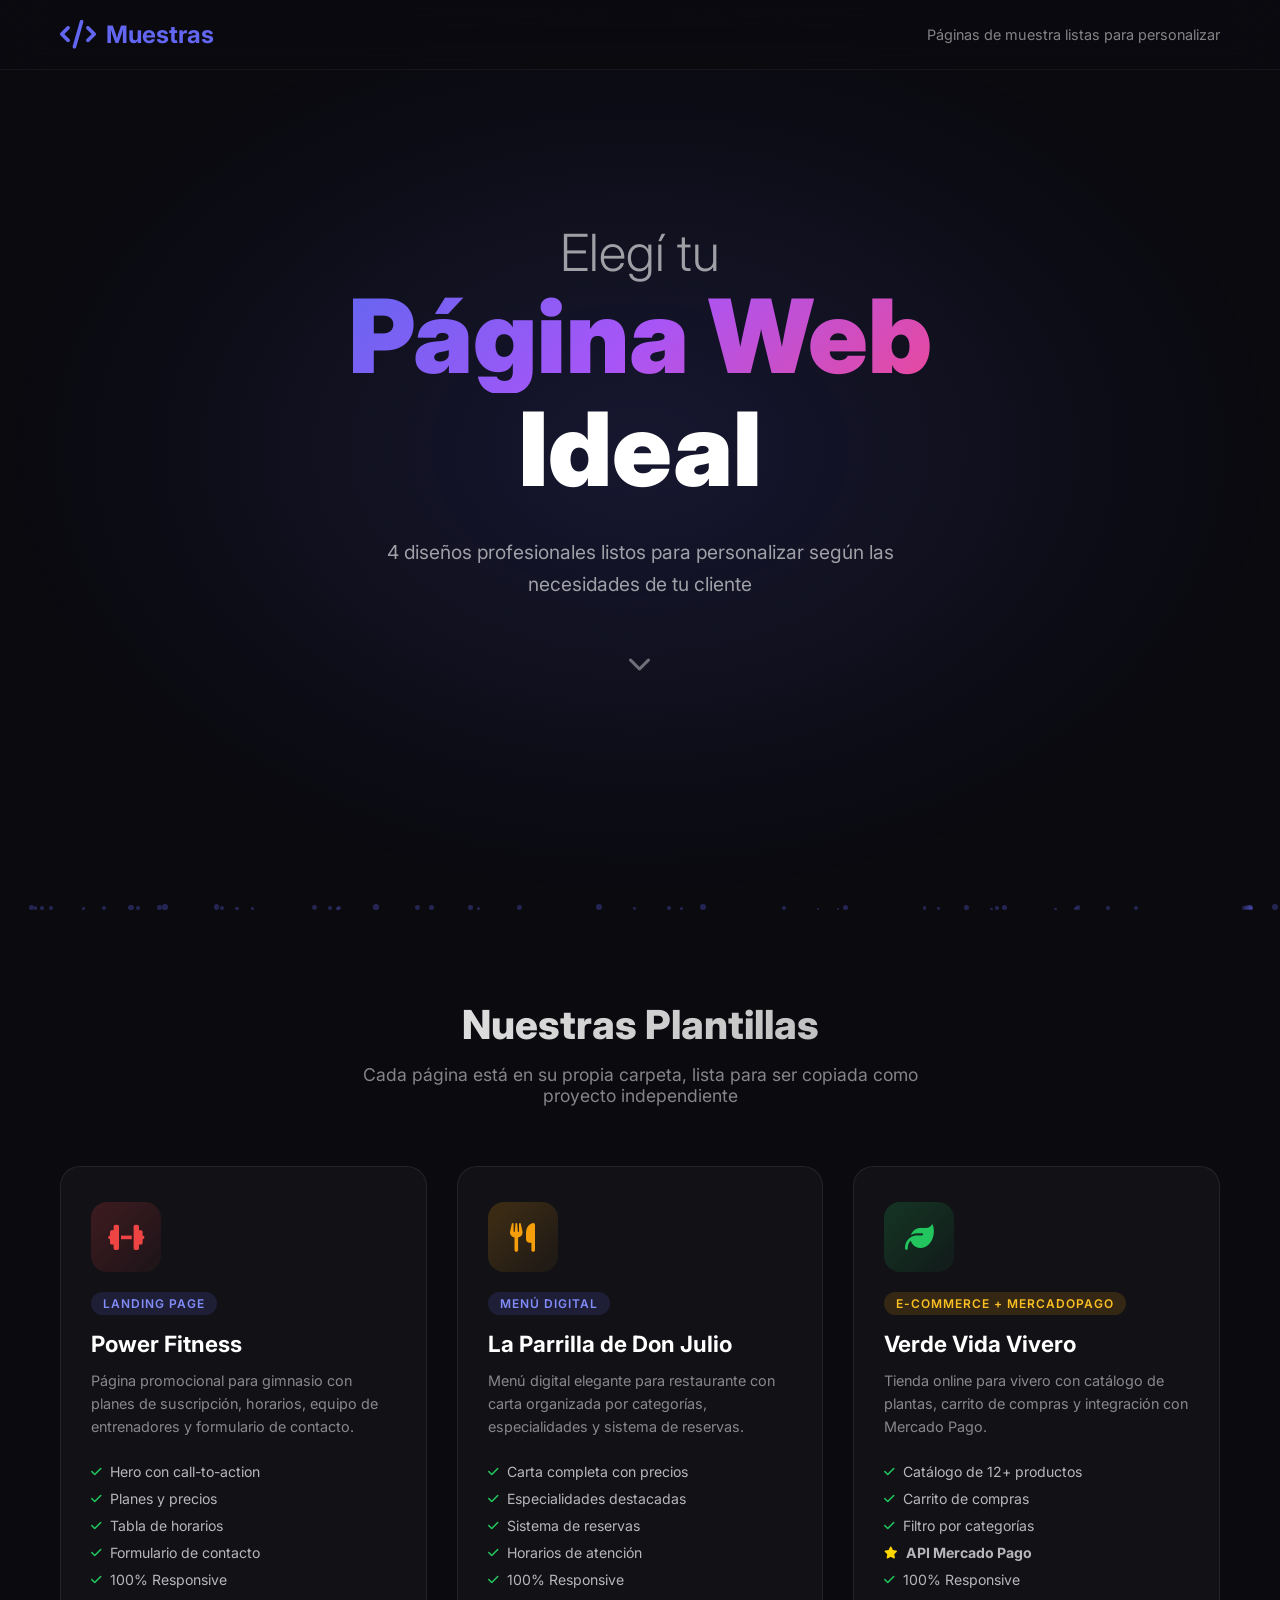
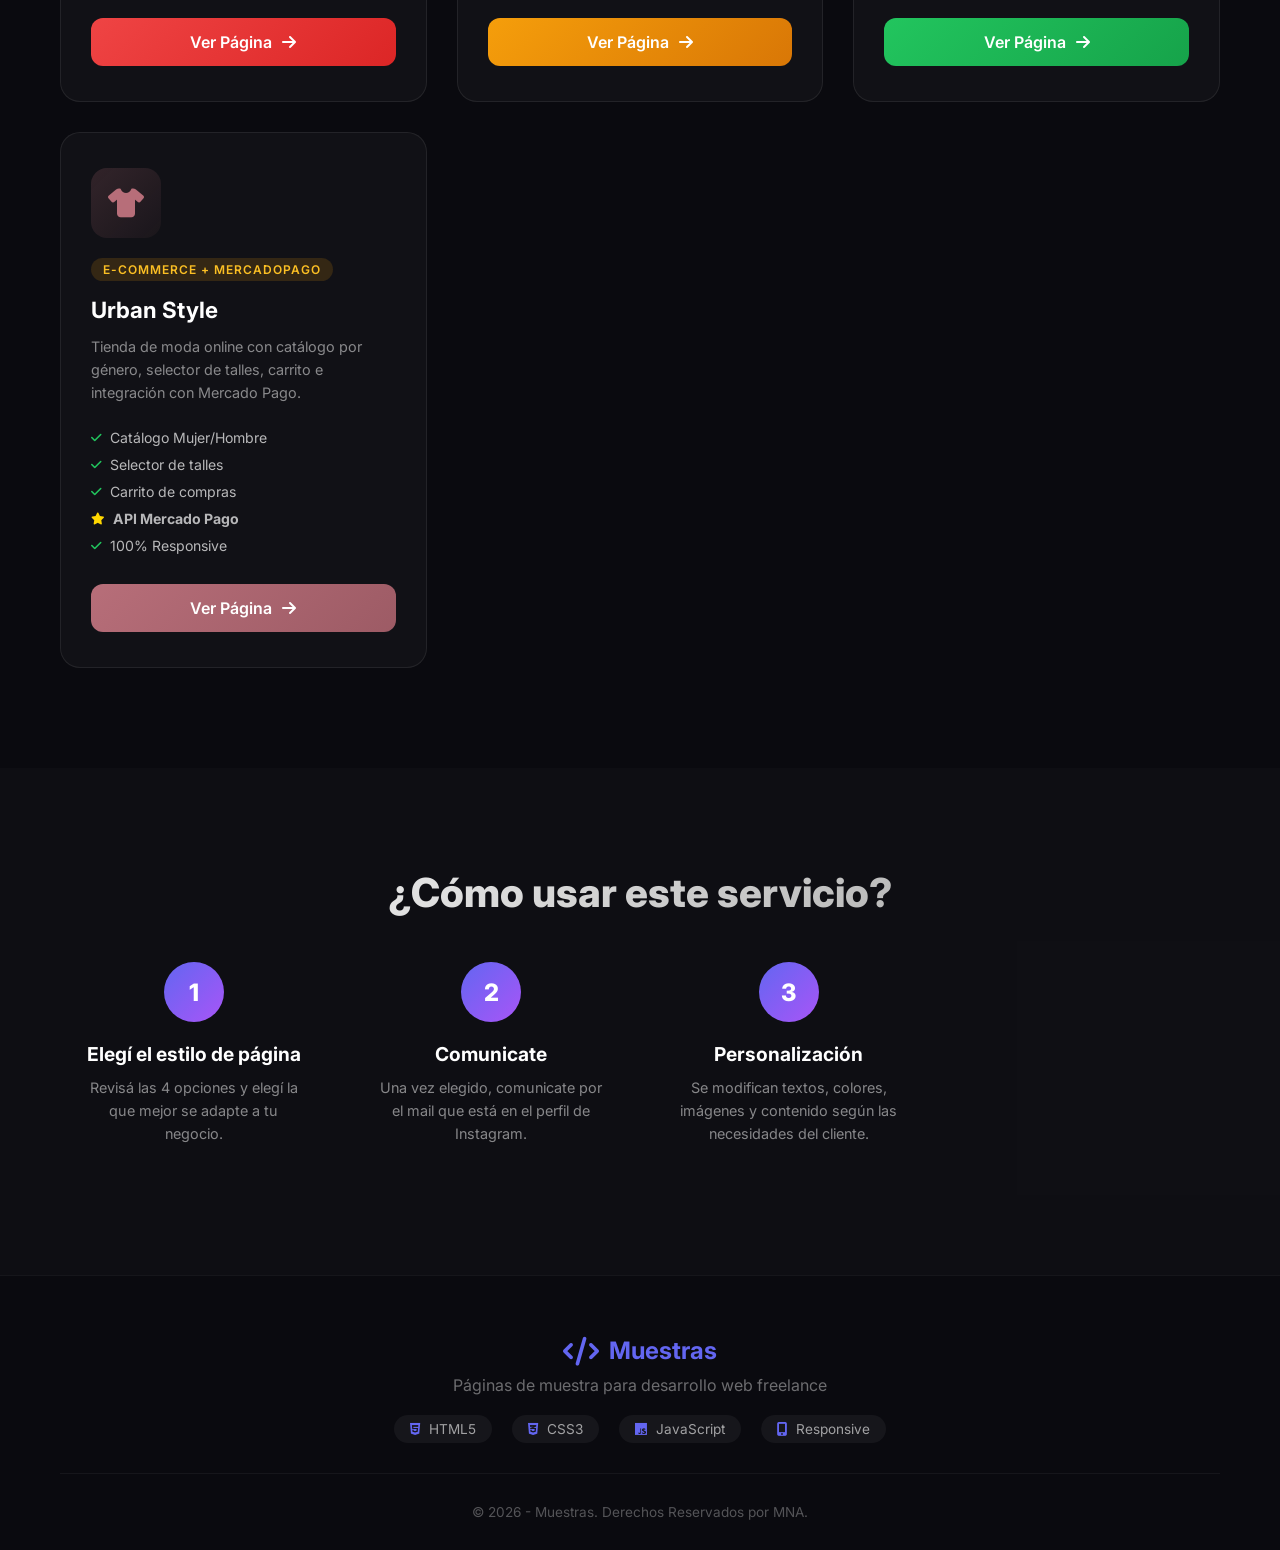
<file: index.html>
<!DOCTYPE html>
<html lang="es">
<head>
    <meta charset="UTF-8">
    <meta name="viewport" content="width=device-width, initial-scale=1.0">
    <title>Páginas de Muestra | Portfolio Web</title>
    <link rel="preconnect" href="https://fonts.googleapis.com">
    <link rel="preconnect" href="https://fonts.gstatic.com" crossorigin>
    <link href="https://fonts.googleapis.com/css2?family=Inter:wght@300;400;500;600;700;800;900&display=swap" rel="stylesheet">
    <link rel="stylesheet" href="https://cdnjs.cloudflare.com/ajax/libs/font-awesome/6.5.0/css/all.min.css">
    <link rel="stylesheet" href="css/main.css">
</head>
<body>
    <!-- Partículas de fondo -->
    <div class="particles" id="particles"></div>

    <!-- Header -->
    <header class="header">
        <div class="container">
            <div class="logo">
                <i class="fas fa-code"></i>
                <span><strong>Muestras</strong></span>
            </div>
            <p class="tagline">Páginas de muestra listas para personalizar</p>
        </div>
    </header>

    <!-- Hero -->
    <section class="hero">
        <div class="container">
            <h1 class="hero-title">
                <span class="line1">Elegí tu</span>
                <span class="line2">Página Web</span>
                <span class="line3">Ideal</span>
            </h1>
            <p class="hero-subtitle">4 diseños profesionales listos para personalizar según las necesidades de tu cliente</p>
            <div class="scroll-indicator">
                <i class="fas fa-chevron-down"></i>
            </div>
        </div>
    </section>

    <!-- Páginas -->
    <section class="pages-section" id="paginas">
        <div class="container">
            <h2 class="section-title">Nuestras Plantillas</h2>
            <p class="section-subtitle">Cada página está en su propia carpeta, lista para ser copiada como proyecto independiente</p>
            
            <div class="pages-grid">
                <!-- Gimnasio -->
                <div class="page-card" data-category="fitness">
                    <div class="card-icon gym-icon">
                        <i class="fas fa-dumbbell"></i>
                    </div>
                    <div class="card-badge">Landing Page</div>
                    <h3>Power Fitness</h3>
                    <p class="card-description">Página promocional para gimnasio con planes de suscripción, horarios, equipo de entrenadores y formulario de contacto.</p>
                    <ul class="card-features">
                        <li><i class="fas fa-check"></i> Hero con call-to-action</li>
                        <li><i class="fas fa-check"></i> Planes y precios</li>
                        <li><i class="fas fa-check"></i> Tabla de horarios</li>
                        <li><i class="fas fa-check"></i> Formulario de contacto</li>
                        <li><i class="fas fa-check"></i> 100% Responsive</li>
                    </ul>
                    <a href="gimnasio/index.html" class="card-button gym-button">
                        <span>Ver Página</span>
                        <i class="fas fa-arrow-right"></i>
                    </a>
                </div>

                <!-- Restaurante -->
                <div class="page-card" data-category="food">
                    <div class="card-icon restaurant-icon">
                        <i class="fas fa-utensils"></i>
                    </div>
                    <div class="card-badge">Menú Digital</div>
                    <h3>La Parrilla de Don Julio</h3>
                    <p class="card-description">Menú digital elegante para restaurante con carta organizada por categorías, especialidades y sistema de reservas.</p>
                    <ul class="card-features">
                        <li><i class="fas fa-check"></i> Carta completa con precios</li>
                        <li><i class="fas fa-check"></i> Especialidades destacadas</li>
                        <li><i class="fas fa-check"></i> Sistema de reservas</li>
                        <li><i class="fas fa-check"></i> Horarios de atención</li>
                        <li><i class="fas fa-check"></i> 100% Responsive</li>
                    </ul>
                    <a href="restaurante/index.html" class="card-button restaurant-button">
                        <span>Ver Página</span>
                        <i class="fas fa-arrow-right"></i>
                    </a>
                </div>

                <!-- Vivero -->
                <div class="page-card" data-category="ecommerce">
                    <div class="card-icon nursery-icon">
                        <i class="fas fa-leaf"></i>
                    </div>
                    <div class="card-badge badge-special">E-Commerce + MercadoPago</div>
                    <h3>Verde Vida Vivero</h3>
                    <p class="card-description">Tienda online para vivero con catálogo de plantas, carrito de compras y integración con Mercado Pago.</p>
                    <ul class="card-features">
                        <li><i class="fas fa-check"></i> Catálogo de 12+ productos</li>
                        <li><i class="fas fa-check"></i> Carrito de compras</li>
                        <li><i class="fas fa-check"></i> Filtro por categorías</li>
                        <li><i class="fas fa-star" style="color: #FFD700;"></i> <strong>API Mercado Pago</strong></li>
                        <li><i class="fas fa-check"></i> 100% Responsive</li>
                    </ul>
                    <a href="vivero/index.html" class="card-button nursery-button">
                        <span>Ver Página</span>
                        <i class="fas fa-arrow-right"></i>
                    </a>
                </div>

                <!-- Ropa -->
                <div class="page-card" data-category="ecommerce">
                    <div class="card-icon clothing-icon">
                        <i class="fas fa-tshirt"></i>
                    </div>
                    <div class="card-badge badge-special">E-Commerce + MercadoPago</div>
                    <h3>Urban Style</h3>
                    <p class="card-description">Tienda de moda online con catálogo por género, selector de talles, carrito e integración con Mercado Pago.</p>
                    <ul class="card-features">
                        <li><i class="fas fa-check"></i> Catálogo Mujer/Hombre</li>
                        <li><i class="fas fa-check"></i> Selector de talles</li>
                        <li><i class="fas fa-check"></i> Carrito de compras</li>
                        <li><i class="fas fa-star" style="color: #FFD700;"></i> <strong>API Mercado Pago</strong></li>
                        <li><i class="fas fa-check"></i> 100% Responsive</li>
                    </ul>
                    <a href="ropa/index.html" class="card-button clothing-button">
                        <span>Ver Página</span>
                        <i class="fas fa-arrow-right"></i>
                    </a>
                </div>
            </div>
        </div>
    </section>

    <!-- Info Section -->
    <section class="info-section">
        <div class="container">
            <h2 class="section-title">¿Cómo usar este servicio?</h2>
            <div class="steps-grid">
                <div class="step">
                    <div class="step-number">1</div>
                    <h3>Elegí el estilo de página</h3>
                    <p>Revisá las 4 opciones y elegí la que mejor se adapte a tu negocio.</p>
                </div>
                <div class="step">
                    <div class="step-number">2</div>
                    <h3>Comunicate</h3>
                    <p>Una vez elegido, comunicate por el mail que está en el perfil de Instagram.</p>
                </div>
                <div class="step">
                    <div class="step-number">3</div>
                    <h3>Personalización</h3>
                    <p>Se modifican textos, colores, imágenes y contenido según las necesidades del cliente.</p>
                </div>
                <div class="step">
                    <div class="step-number">4</div>
                    <h3>Publicá</h3>
                    <p>La página se publica con el hosting y se le da mantenimiento mensual.</p>
                </div>
            </div>
        </div>
    </section>

    <!-- Footer -->
    <footer class="footer">
        <div class="container">
            <div class="footer-content">
                <div class="footer-logo">
                    <i class="fas fa-code"></i>
                    <span><strong>Muestras</strong></span>
                </div>
                <p>Páginas de muestra para desarrollo web freelance</p>
                <div class="footer-tech">
                    <span><i class="fab fa-html5"></i> HTML5</span>
                    <span><i class="fab fa-css3-alt"></i> CSS3</span>
                    <span><i class="fab fa-js"></i> JavaScript</span>
                    <span><i class="fas fa-mobile-alt"></i> Responsive</span>
                </div>
            </div>
            <div class="footer-bottom">
                <p>&copy; 2026 - Muestras. Derechos Reservados por MNA.</p>
            </div>
        </div>
    </footer>

    <script>
        // Crear partículas de fondo
        const particlesContainer = document.getElementById('particles');
        for (let i = 0; i < 50; i++) {
            const particle = document.createElement('div');
            particle.classList.add('particle');
            particle.style.left = Math.random() * 100 + '%';
            particle.style.animationDelay = Math.random() * 20 + 's';
            particle.style.animationDuration = (Math.random() * 10 + 10) + 's';
            particle.style.width = particle.style.height = (Math.random() * 4 + 2) + 'px';
            particlesContainer.appendChild(particle);
        }

        // Animación de entrada de las cards
        const observer = new IntersectionObserver((entries) => {
            entries.forEach((entry, index) => {
                if (entry.isIntersecting) {
                    setTimeout(() => {
                        entry.target.classList.add('visible');
                    }, index * 150);
                }
            });
        }, { threshold: 0.1 });

        document.querySelectorAll('.page-card, .step').forEach(el => observer.observe(el));

        // Smooth scroll
        document.querySelector('.scroll-indicator').addEventListener('click', () => {
            document.getElementById('paginas').scrollIntoView({ behavior: 'smooth' });
        });
    </script>
</body>
</html>
</file>
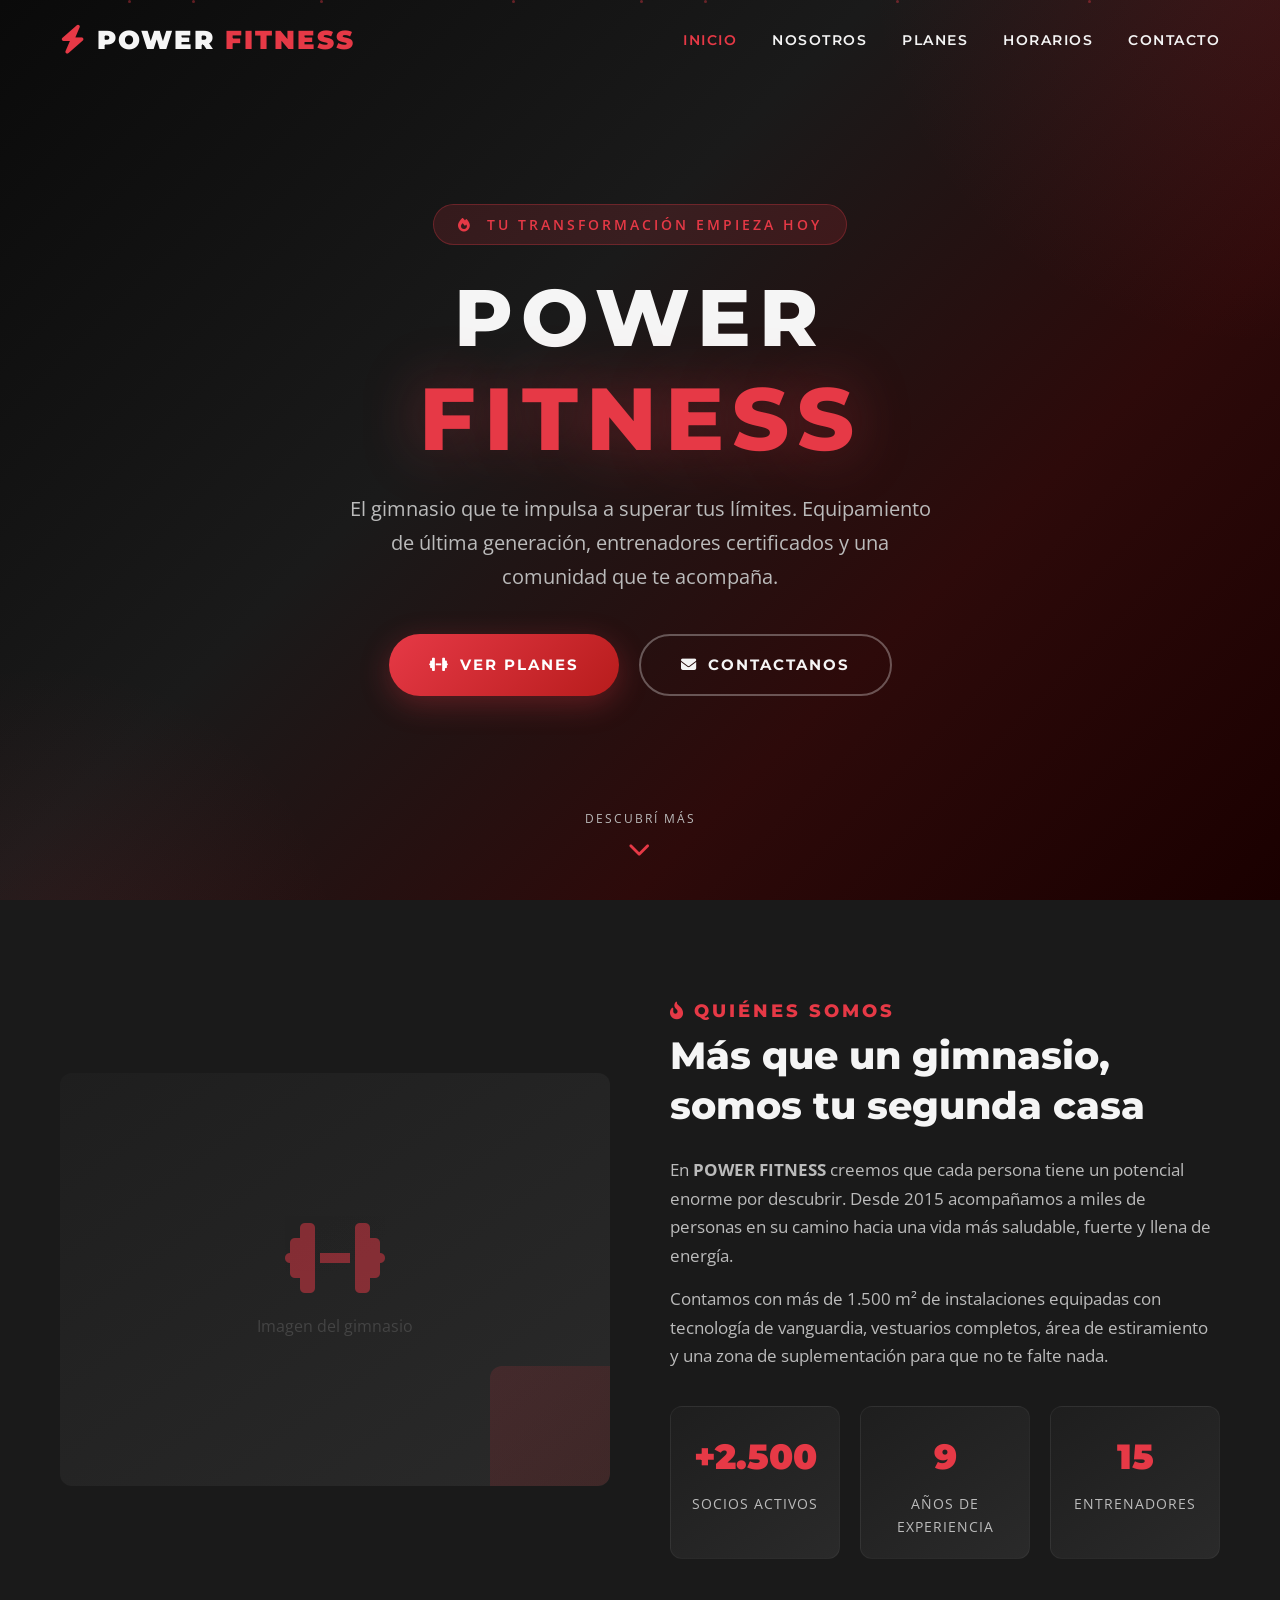
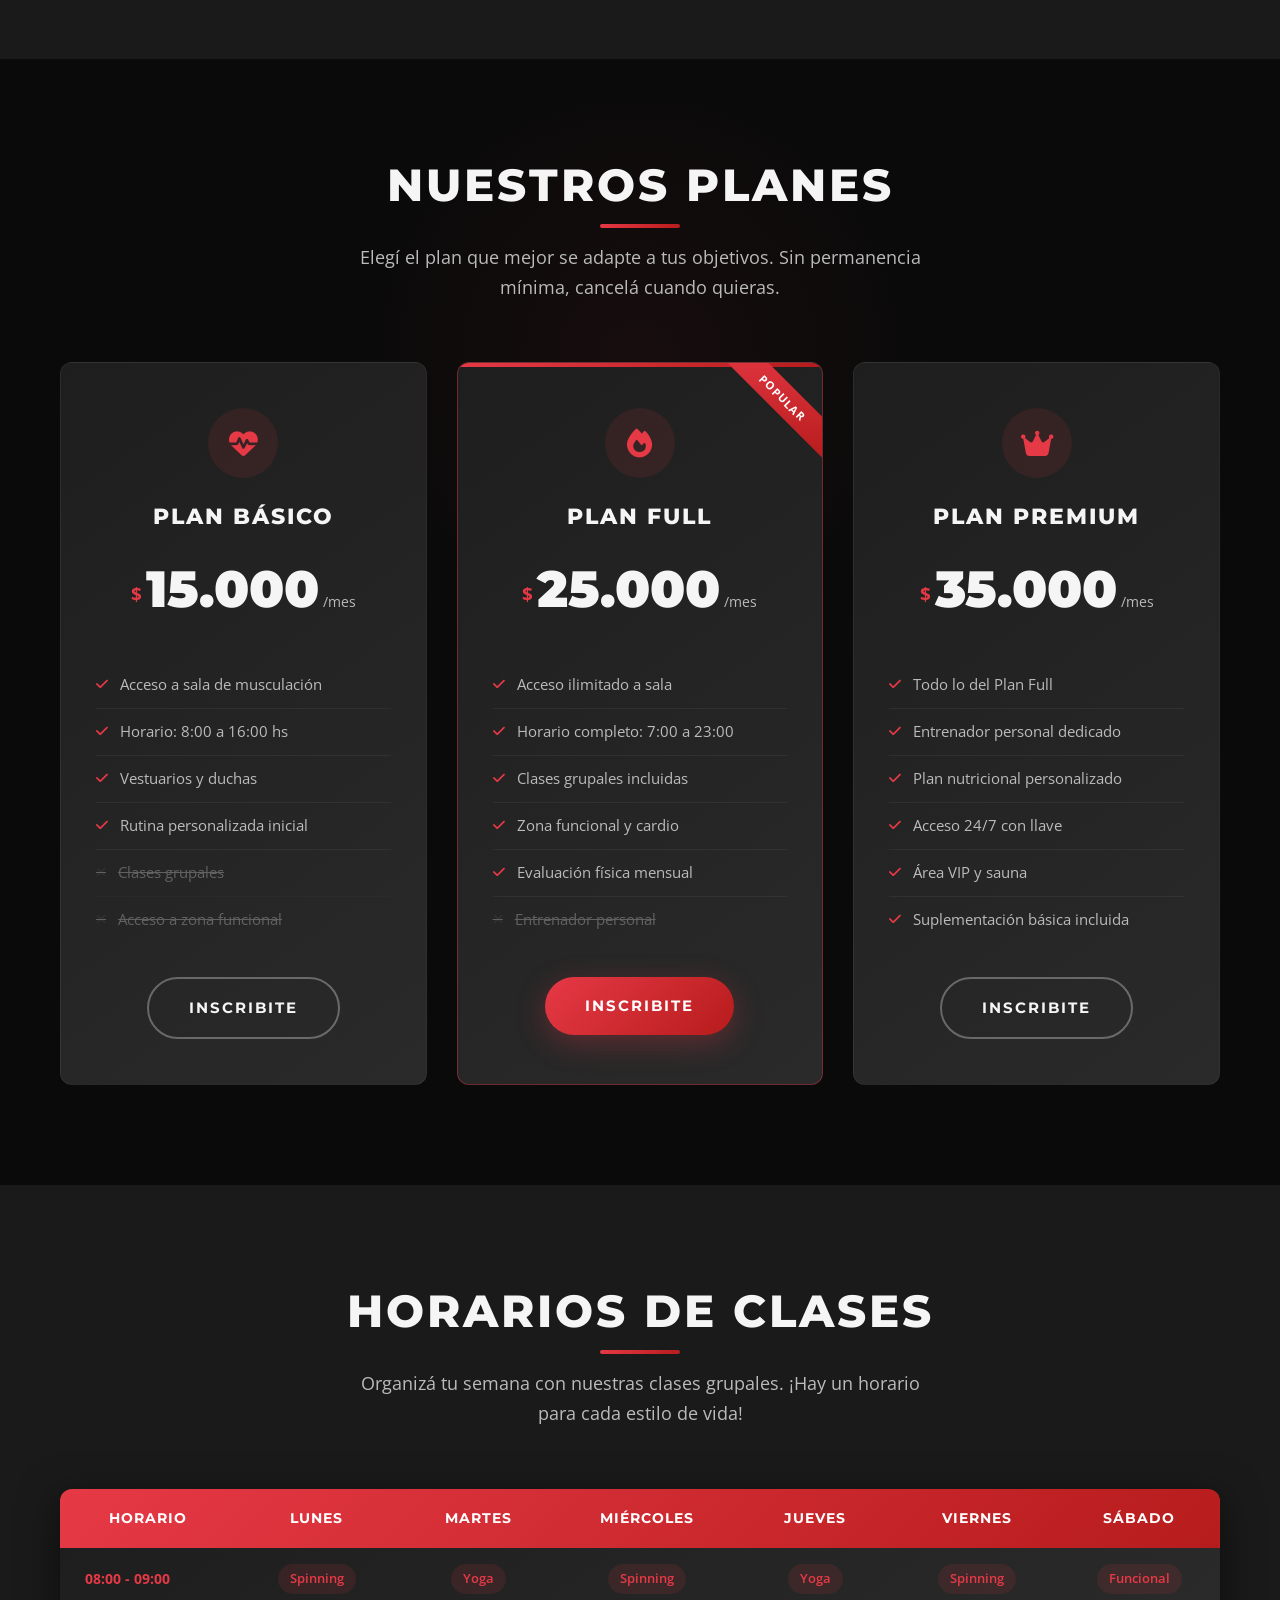
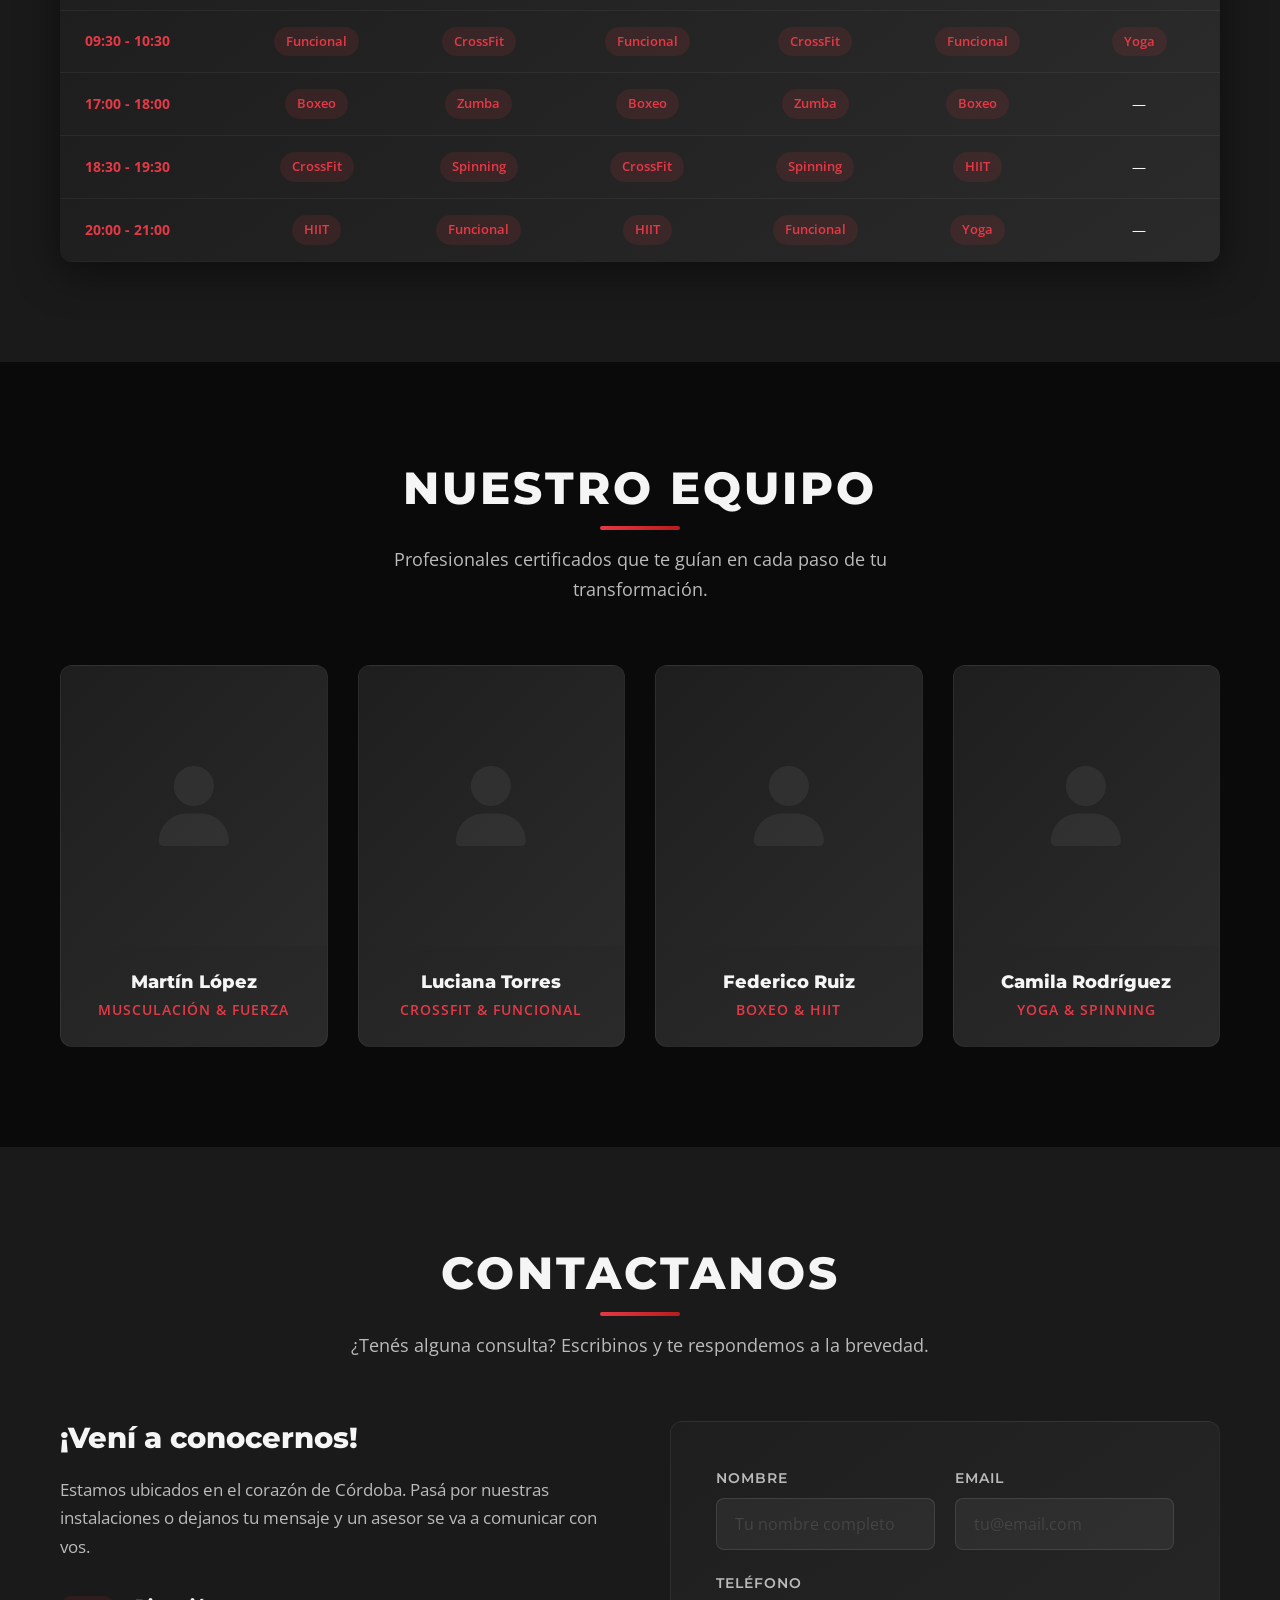
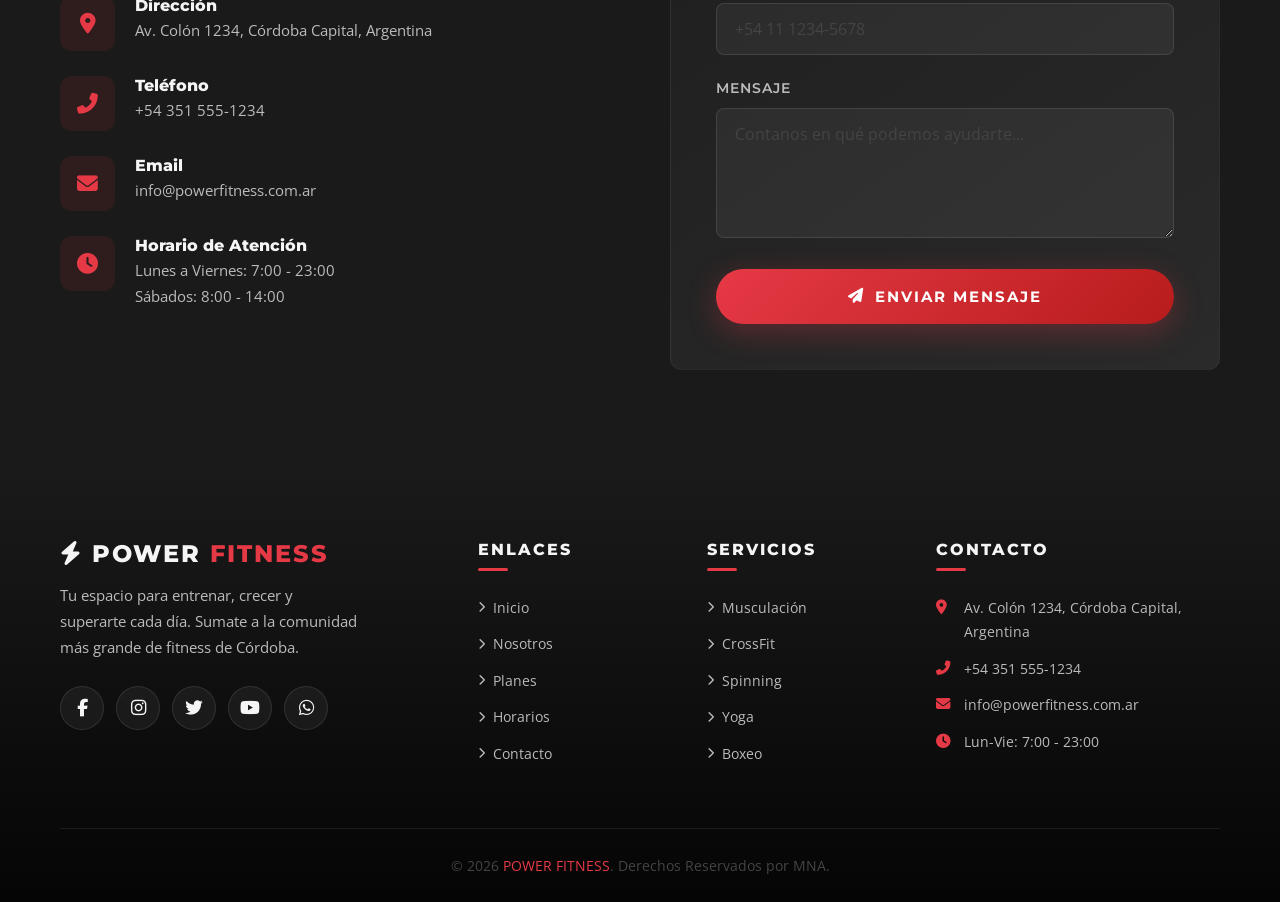
<file: gimnasio/index.html>
<!DOCTYPE html>
<html lang="es-AR">
<head>
  <meta charset="UTF-8">
  <meta name="viewport" content="width=device-width, initial-scale=1.0">
  <meta name="description" content="POWER FITNESS — Tu gimnasio en Córdoba. Entrenamiento personalizado, clases grupales y los mejores planes para transformar tu cuerpo.">
  <title>POWER FITNESS — Gimnasio &amp; Centro de Entrenamiento</title>

  <script>
    if (!location.pathname.endsWith('/') && !location.pathname.endsWith('.html')) {
      location.replace(location.pathname + '/' + location.search + location.hash);
    }
  </script>

  <!-- Google Fonts -->
  <link rel="preconnect" href="https://fonts.googleapis.com">
  <link rel="preconnect" href="https://fonts.gstatic.com" crossorigin>
  <link href="https://fonts.googleapis.com/css2?family=Montserrat:wght@400;600;700;800;900&family=Open+Sans:wght@400;600;700&display=swap" rel="stylesheet">

  <!-- Font Awesome -->
  <link rel="stylesheet" href="https://cdnjs.cloudflare.com/ajax/libs/font-awesome/6.5.1/css/all.min.css">

  <!-- Estilos -->
  <link rel="stylesheet" href="css/styles.css">
</head>
<body>

  <!-- =============================================
       NAVBAR
       ============================================= -->
  <nav class="navbar" id="navbar">
    <div class="container">
      <a href="#inicio" class="navbar-logo">
        <i class="fas fa-bolt"></i>
        POWER <span>FITNESS</span>
      </a>
      <div class="hamburger" id="hamburger">
        <span></span>
        <span></span>
        <span></span>
      </div>
      <ul class="nav-menu" id="navMenu">
        <li><a href="#inicio">Inicio</a></li>
        <li><a href="#nosotros">Nosotros</a></li>
        <li><a href="#planes">Planes</a></li>
        <li><a href="#horarios">Horarios</a></li>
        <li><a href="#contacto">Contacto</a></li>
      </ul>
    </div>
  </nav>

  <!-- =============================================
       HERO
       ============================================= -->
  <section class="hero" id="inicio">
    <div class="hero-particles">
      <span></span><span></span><span></span><span></span>
      <span></span><span></span><span></span><span></span>
    </div>
    <div class="hero-content">
      <div class="hero-badge">
        <i class="fas fa-fire"></i> &nbsp;Tu transformación empieza hoy
      </div>
      <h1>
        POWER
        <span>FITNESS</span>
      </h1>
      <p class="hero-sub">
        El gimnasio que te impulsa a superar tus límites. Equipamiento de última generación, entrenadores certificados y una comunidad que te acompaña.
      </p>
      <div class="hero-buttons">
        <a href="#planes" class="btn btn-primary">
          <i class="fas fa-dumbbell"></i> Ver Planes
        </a>
        <a href="#contacto" class="btn btn-outline">
          <i class="fas fa-envelope"></i> Contactanos
        </a>
      </div>
    </div>
    <div class="scroll-indicator">
      <a href="#nosotros">
        <span>Descubrí más</span>
        <i class="fas fa-chevron-down"></i>
      </a>
    </div>
  </section>

  <!-- =============================================
       NOSOTROS
       ============================================= -->
  <section class="seccion nosotros" id="nosotros">
    <div class="container">
      <div class="nosotros-grid">
        <div class="nosotros-img reveal">
          <div class="nosotros-img-placeholder">
            <i class="fas fa-dumbbell"></i>
            <span>Imagen del gimnasio</span>
          </div>
        </div>
        <div class="nosotros-texto reveal">
          <h3><i class="fas fa-fire-alt"></i> Quiénes Somos</h3>
          <h2>Más que un gimnasio, somos tu segunda casa</h2>
          <p>
            En <strong>POWER FITNESS</strong> creemos que cada persona tiene un potencial enorme por descubrir.
            Desde 2015 acompañamos a miles de personas en su camino hacia una vida más saludable, fuerte y llena de energía.
          </p>
          <p>
            Contamos con más de 1.500 m² de instalaciones equipadas con tecnología de vanguardia,
            vestuarios completos, área de estiramiento y una zona de suplementación para que no te falte nada.
          </p>
          <div class="nosotros-stats">
            <div class="stat-item">
              <div class="numero">+2.500</div>
              <div class="etiqueta">Socios Activos</div>
            </div>
            <div class="stat-item">
              <div class="numero">9</div>
              <div class="etiqueta">Años de Experiencia</div>
            </div>
            <div class="stat-item">
              <div class="numero">15</div>
              <div class="etiqueta">Entrenadores</div>
            </div>
          </div>
        </div>
      </div>
    </div>
  </section>

  <!-- =============================================
       PLANES
       ============================================= -->
  <section class="seccion planes" id="planes">
    <div class="container">
      <div class="seccion-titulo reveal">
        <h2>Nuestros Planes</h2>
        <p>Elegí el plan que mejor se adapte a tus objetivos. Sin permanencia mínima, cancelá cuando quieras.</p>
      </div>
      <div class="planes-grid">

        <!-- Plan Básico -->
        <div class="plan-card reveal">
          <div class="plan-icono">
            <i class="fas fa-heartbeat"></i>
          </div>
          <h3 class="plan-nombre">Plan Básico</h3>
          <div class="plan-precio">
            <span class="moneda">$</span>
            <span class="valor">15.000</span>
            <span class="periodo">/mes</span>
          </div>
          <ul class="plan-features">
            <li><i class="fas fa-check"></i> Acceso a sala de musculación</li>
            <li><i class="fas fa-check"></i> Horario: 8:00 a 16:00 hs</li>
            <li><i class="fas fa-check"></i> Vestuarios y duchas</li>
            <li><i class="fas fa-check"></i> Rutina personalizada inicial</li>
            <li class="no-incluido"><i class="fas fa-times"></i> Clases grupales</li>
            <li class="no-incluido"><i class="fas fa-times"></i> Acceso a zona funcional</li>
          </ul>
          <a href="#contacto" class="btn btn-outline">Inscribite</a>
        </div>

        <!-- Plan Full (destacado) -->
        <div class="plan-card destacado reveal">
          <div class="plan-badge">Popular</div>
          <div class="plan-icono">
            <i class="fas fa-fire"></i>
          </div>
          <h3 class="plan-nombre">Plan Full</h3>
          <div class="plan-precio">
            <span class="moneda">$</span>
            <span class="valor">25.000</span>
            <span class="periodo">/mes</span>
          </div>
          <ul class="plan-features">
            <li><i class="fas fa-check"></i> Acceso ilimitado a sala</li>
            <li><i class="fas fa-check"></i> Horario completo: 7:00 a 23:00</li>
            <li><i class="fas fa-check"></i> Clases grupales incluidas</li>
            <li><i class="fas fa-check"></i> Zona funcional y cardio</li>
            <li><i class="fas fa-check"></i> Evaluación física mensual</li>
            <li class="no-incluido"><i class="fas fa-times"></i> Entrenador personal</li>
          </ul>
          <a href="#contacto" class="btn btn-primary">Inscribite</a>
        </div>

        <!-- Plan Premium -->
        <div class="plan-card reveal">
          <div class="plan-icono">
            <i class="fas fa-crown"></i>
          </div>
          <h3 class="plan-nombre">Plan Premium</h3>
          <div class="plan-precio">
            <span class="moneda">$</span>
            <span class="valor">35.000</span>
            <span class="periodo">/mes</span>
          </div>
          <ul class="plan-features">
            <li><i class="fas fa-check"></i> Todo lo del Plan Full</li>
            <li><i class="fas fa-check"></i> Entrenador personal dedicado</li>
            <li><i class="fas fa-check"></i> Plan nutricional personalizado</li>
            <li><i class="fas fa-check"></i> Acceso 24/7 con llave</li>
            <li><i class="fas fa-check"></i> Área VIP y sauna</li>
            <li><i class="fas fa-check"></i> Suplementación básica incluida</li>
          </ul>
          <a href="#contacto" class="btn btn-outline">Inscribite</a>
        </div>

      </div>
    </div>
  </section>

  <!-- =============================================
       HORARIOS
       ============================================= -->
  <section class="seccion horarios" id="horarios">
    <div class="container">
      <div class="seccion-titulo reveal">
        <h2>Horarios de Clases</h2>
        <p>Organizá tu semana con nuestras clases grupales. ¡Hay un horario para cada estilo de vida!</p>
      </div>
      <div class="horarios-tabla-wrapper reveal">
        <table class="horarios-tabla">
          <thead>
            <tr>
              <th>Horario</th>
              <th>Lunes</th>
              <th>Martes</th>
              <th>Miércoles</th>
              <th>Jueves</th>
              <th>Viernes</th>
              <th>Sábado</th>
            </tr>
          </thead>
          <tbody>
            <tr>
              <td>08:00 - 09:00</td>
              <td><span class="clase-tag">Spinning</span></td>
              <td><span class="clase-tag">Yoga</span></td>
              <td><span class="clase-tag">Spinning</span></td>
              <td><span class="clase-tag">Yoga</span></td>
              <td><span class="clase-tag">Spinning</span></td>
              <td><span class="clase-tag">Funcional</span></td>
            </tr>
            <tr>
              <td>09:30 - 10:30</td>
              <td><span class="clase-tag">Funcional</span></td>
              <td><span class="clase-tag">CrossFit</span></td>
              <td><span class="clase-tag">Funcional</span></td>
              <td><span class="clase-tag">CrossFit</span></td>
              <td><span class="clase-tag">Funcional</span></td>
              <td><span class="clase-tag">Yoga</span></td>
            </tr>
            <tr>
              <td>17:00 - 18:00</td>
              <td><span class="clase-tag">Boxeo</span></td>
              <td><span class="clase-tag">Zumba</span></td>
              <td><span class="clase-tag">Boxeo</span></td>
              <td><span class="clase-tag">Zumba</span></td>
              <td><span class="clase-tag">Boxeo</span></td>
              <td>—</td>
            </tr>
            <tr>
              <td>18:30 - 19:30</td>
              <td><span class="clase-tag">CrossFit</span></td>
              <td><span class="clase-tag">Spinning</span></td>
              <td><span class="clase-tag">CrossFit</span></td>
              <td><span class="clase-tag">Spinning</span></td>
              <td><span class="clase-tag">HIIT</span></td>
              <td>—</td>
            </tr>
            <tr>
              <td>20:00 - 21:00</td>
              <td><span class="clase-tag">HIIT</span></td>
              <td><span class="clase-tag">Funcional</span></td>
              <td><span class="clase-tag">HIIT</span></td>
              <td><span class="clase-tag">Funcional</span></td>
              <td><span class="clase-tag">Yoga</span></td>
              <td>—</td>
            </tr>
          </tbody>
        </table>
      </div>
    </div>
  </section>

  <!-- =============================================
       ENTRENADORES
       ============================================= -->
  <section class="seccion entrenadores" id="entrenadores">
    <div class="container">
      <div class="seccion-titulo reveal">
        <h2>Nuestro Equipo</h2>
        <p>Profesionales certificados que te guían en cada paso de tu transformación.</p>
      </div>
      <div class="entrenadores-grid">

        <div class="entrenador-card reveal">
          <div class="entrenador-img">
            <i class="fas fa-user"></i>
            <div class="entrenador-overlay">
              <a href="#"><i class="fab fa-instagram"></i></a>
              <a href="#"><i class="fab fa-linkedin-in"></i></a>
            </div>
          </div>
          <div class="entrenador-info">
            <h3>Martín López</h3>
            <p>Musculación &amp; Fuerza</p>
          </div>
        </div>

        <div class="entrenador-card reveal">
          <div class="entrenador-img">
            <i class="fas fa-user"></i>
            <div class="entrenador-overlay">
              <a href="#"><i class="fab fa-instagram"></i></a>
              <a href="#"><i class="fab fa-linkedin-in"></i></a>
            </div>
          </div>
          <div class="entrenador-info">
            <h3>Luciana Torres</h3>
            <p>CrossFit &amp; Funcional</p>
          </div>
        </div>

        <div class="entrenador-card reveal">
          <div class="entrenador-img">
            <i class="fas fa-user"></i>
            <div class="entrenador-overlay">
              <a href="#"><i class="fab fa-instagram"></i></a>
              <a href="#"><i class="fab fa-linkedin-in"></i></a>
            </div>
          </div>
          <div class="entrenador-info">
            <h3>Federico Ruiz</h3>
            <p>Boxeo &amp; HIIT</p>
          </div>
        </div>

        <div class="entrenador-card reveal">
          <div class="entrenador-img">
            <i class="fas fa-user"></i>
            <div class="entrenador-overlay">
              <a href="#"><i class="fab fa-instagram"></i></a>
              <a href="#"><i class="fab fa-linkedin-in"></i></a>
            </div>
          </div>
          <div class="entrenador-info">
            <h3>Camila Rodríguez</h3>
            <p>Yoga &amp; Spinning</p>
          </div>
        </div>

      </div>
    </div>
  </section>

  <!-- =============================================
       CONTACTO
       ============================================= -->
  <section class="seccion contacto" id="contacto">
    <div class="container">
      <div class="seccion-titulo reveal">
        <h2>Contactanos</h2>
        <p>¿Tenés alguna consulta? Escribinos y te respondemos a la brevedad.</p>
      </div>
      <div class="contacto-grid">

        <div class="contacto-info reveal">
          <h3>¡Vení a conocernos!</h3>
          <p>Estamos ubicados en el corazón de Córdoba. Pasá por nuestras instalaciones o dejanos tu mensaje y un asesor se va a comunicar con vos.</p>
          <div class="contacto-items">
            <div class="contacto-item">
              <div class="contacto-item-icono">
                <i class="fas fa-map-marker-alt"></i>
              </div>
              <div class="contacto-item-texto">
                <h4>Dirección</h4>
                <p>Av. Colón 1234, Córdoba Capital, Argentina</p>
              </div>
            </div>
            <div class="contacto-item">
              <div class="contacto-item-icono">
                <i class="fas fa-phone-alt"></i>
              </div>
              <div class="contacto-item-texto">
                <h4>Teléfono</h4>
                <p>+54 351 555-1234</p>
              </div>
            </div>
            <div class="contacto-item">
              <div class="contacto-item-icono">
                <i class="fas fa-envelope"></i>
              </div>
              <div class="contacto-item-texto">
                <h4>Email</h4>
                <p>info@powerfitness.com.ar</p>
              </div>
            </div>
            <div class="contacto-item">
              <div class="contacto-item-icono">
                <i class="fas fa-clock"></i>
              </div>
              <div class="contacto-item-texto">
                <h4>Horario de Atención</h4>
                <p>Lunes a Viernes: 7:00 - 23:00<br>Sábados: 8:00 - 14:00</p>
              </div>
            </div>
          </div>
        </div>

        <form class="contacto-form reveal" onsubmit="event.preventDefault(); alert('¡Gracias por tu mensaje! Te contactaremos pronto.'); this.reset();">
          <div class="form-row">
            <div class="form-grupo">
              <label for="nombre">Nombre</label>
              <input type="text" id="nombre" name="nombre" placeholder="Tu nombre completo" required>
            </div>
            <div class="form-grupo">
              <label for="email">Email</label>
              <input type="email" id="email" name="email" placeholder="tu@email.com" required>
            </div>
          </div>
          <div class="form-grupo">
            <label for="telefono">Teléfono</label>
            <input type="tel" id="telefono" name="telefono" placeholder="+54 11 1234-5678">
          </div>
          <div class="form-grupo">
            <label for="mensaje">Mensaje</label>
            <textarea id="mensaje" name="mensaje" placeholder="Contanos en qué podemos ayudarte..." required></textarea>
          </div>
          <button type="submit" class="btn btn-primary">
            <i class="fas fa-paper-plane"></i> Enviar Mensaje
          </button>
        </form>

      </div>
    </div>
  </section>

  <!-- =============================================
       FOOTER
       ============================================= -->
  <footer class="footer">
    <div class="container">
      <div class="footer-grid">

        <div class="footer-brand">
          <h3><i class="fas fa-bolt"></i> POWER <span>FITNESS</span></h3>
          <p>Tu espacio para entrenar, crecer y superarte cada día. Sumate a la comunidad más grande de fitness de Córdoba.</p>
          <div class="footer-social">
            <a href="#" aria-label="Facebook"><i class="fab fa-facebook-f"></i></a>
            <a href="#" aria-label="Instagram"><i class="fab fa-instagram"></i></a>
            <a href="#" aria-label="Twitter"><i class="fab fa-twitter"></i></a>
            <a href="#" aria-label="YouTube"><i class="fab fa-youtube"></i></a>
            <a href="#" aria-label="WhatsApp"><i class="fab fa-whatsapp"></i></a>
          </div>
        </div>

        <div class="footer-col">
          <h4>Enlaces</h4>
          <ul>
            <li><a href="#inicio"><i class="fas fa-chevron-right"></i> Inicio</a></li>
            <li><a href="#nosotros"><i class="fas fa-chevron-right"></i> Nosotros</a></li>
            <li><a href="#planes"><i class="fas fa-chevron-right"></i> Planes</a></li>
            <li><a href="#horarios"><i class="fas fa-chevron-right"></i> Horarios</a></li>
            <li><a href="#contacto"><i class="fas fa-chevron-right"></i> Contacto</a></li>
          </ul>
        </div>

        <div class="footer-col">
          <h4>Servicios</h4>
          <ul>
            <li><a href="#"><i class="fas fa-chevron-right"></i> Musculación</a></li>
            <li><a href="#"><i class="fas fa-chevron-right"></i> CrossFit</a></li>
            <li><a href="#"><i class="fas fa-chevron-right"></i> Spinning</a></li>
            <li><a href="#"><i class="fas fa-chevron-right"></i> Yoga</a></li>
            <li><a href="#"><i class="fas fa-chevron-right"></i> Boxeo</a></li>
          </ul>
        </div>

        <div class="footer-col">
          <h4>Contacto</h4>
          <ul class="footer-contacto">
            <li><i class="fas fa-map-marker-alt"></i> Av. Colón 1234, Córdoba Capital, Argentina</li>
            <li><i class="fas fa-phone-alt"></i> +54 351 555-1234</li>
            <li><i class="fas fa-envelope"></i> info@powerfitness.com.ar</li>
            <li><i class="fas fa-clock"></i> Lun-Vie: 7:00 - 23:00</li>
          </ul>
        </div>

      </div>
      <div class="footer-bottom">
        <p>&copy; 2026 <span>POWER FITNESS</span>. Derechos Reservados por MNA.</p>
      </div>
    </div>
  </footer>

  <!-- Scroll to Top -->
  <button class="scroll-top" id="scrollTop" aria-label="Volver arriba">
    <i class="fas fa-arrow-up"></i>
  </button>

  <!-- =============================================
       JAVASCRIPT
       ============================================= -->
  <script>
    // --- Navbar scroll effect ---
    const navbar = document.getElementById('navbar');
    window.addEventListener('scroll', () => {
      navbar.classList.toggle('scrolled', window.scrollY > 80);
    });

    // --- Hamburger Menu ---
    const hamburger = document.getElementById('hamburger');
    const navMenu = document.getElementById('navMenu');

    hamburger.addEventListener('click', () => {
      hamburger.classList.toggle('active');
      navMenu.classList.toggle('active');
    });

    // Cerrar menú al hacer click en un enlace
    document.querySelectorAll('.nav-menu a').forEach(link => {
      link.addEventListener('click', () => {
        hamburger.classList.remove('active');
        navMenu.classList.remove('active');
      });
    });

    // --- Scroll to Top ---
    const scrollTopBtn = document.getElementById('scrollTop');
    window.addEventListener('scroll', () => {
      scrollTopBtn.classList.toggle('visible', window.scrollY > 500);
    });

    scrollTopBtn.addEventListener('click', () => {
      window.scrollTo({ top: 0, behavior: 'smooth' });
    });

    // --- Scroll Reveal ---
    const revealElements = document.querySelectorAll('.reveal');
    const revealObserver = new IntersectionObserver((entries) => {
      entries.forEach(entry => {
        if (entry.isIntersecting) {
          entry.target.classList.add('visible');
          revealObserver.unobserve(entry.target);
        }
      });
    }, { threshold: 0.15, rootMargin: '0px 0px -50px 0px' });

    revealElements.forEach(el => revealObserver.observe(el));

    // --- Active nav link highlight ---
    const sections = document.querySelectorAll('section[id]');
    window.addEventListener('scroll', () => {
      const scrollY = window.scrollY + 100;
      sections.forEach(section => {
        const sectionTop = section.offsetTop;
        const sectionHeight = section.offsetHeight;
        const sectionId = section.getAttribute('id');
        const navLink = document.querySelector(`.nav-menu a[href="#${sectionId}"]`);
        if (navLink) {
          if (scrollY >= sectionTop && scrollY < sectionTop + sectionHeight) {
            navLink.style.color = '#e63946';
          } else {
            navLink.style.color = '';
          }
        }
      });
    });
  </script>

</body>
</html>
</file>
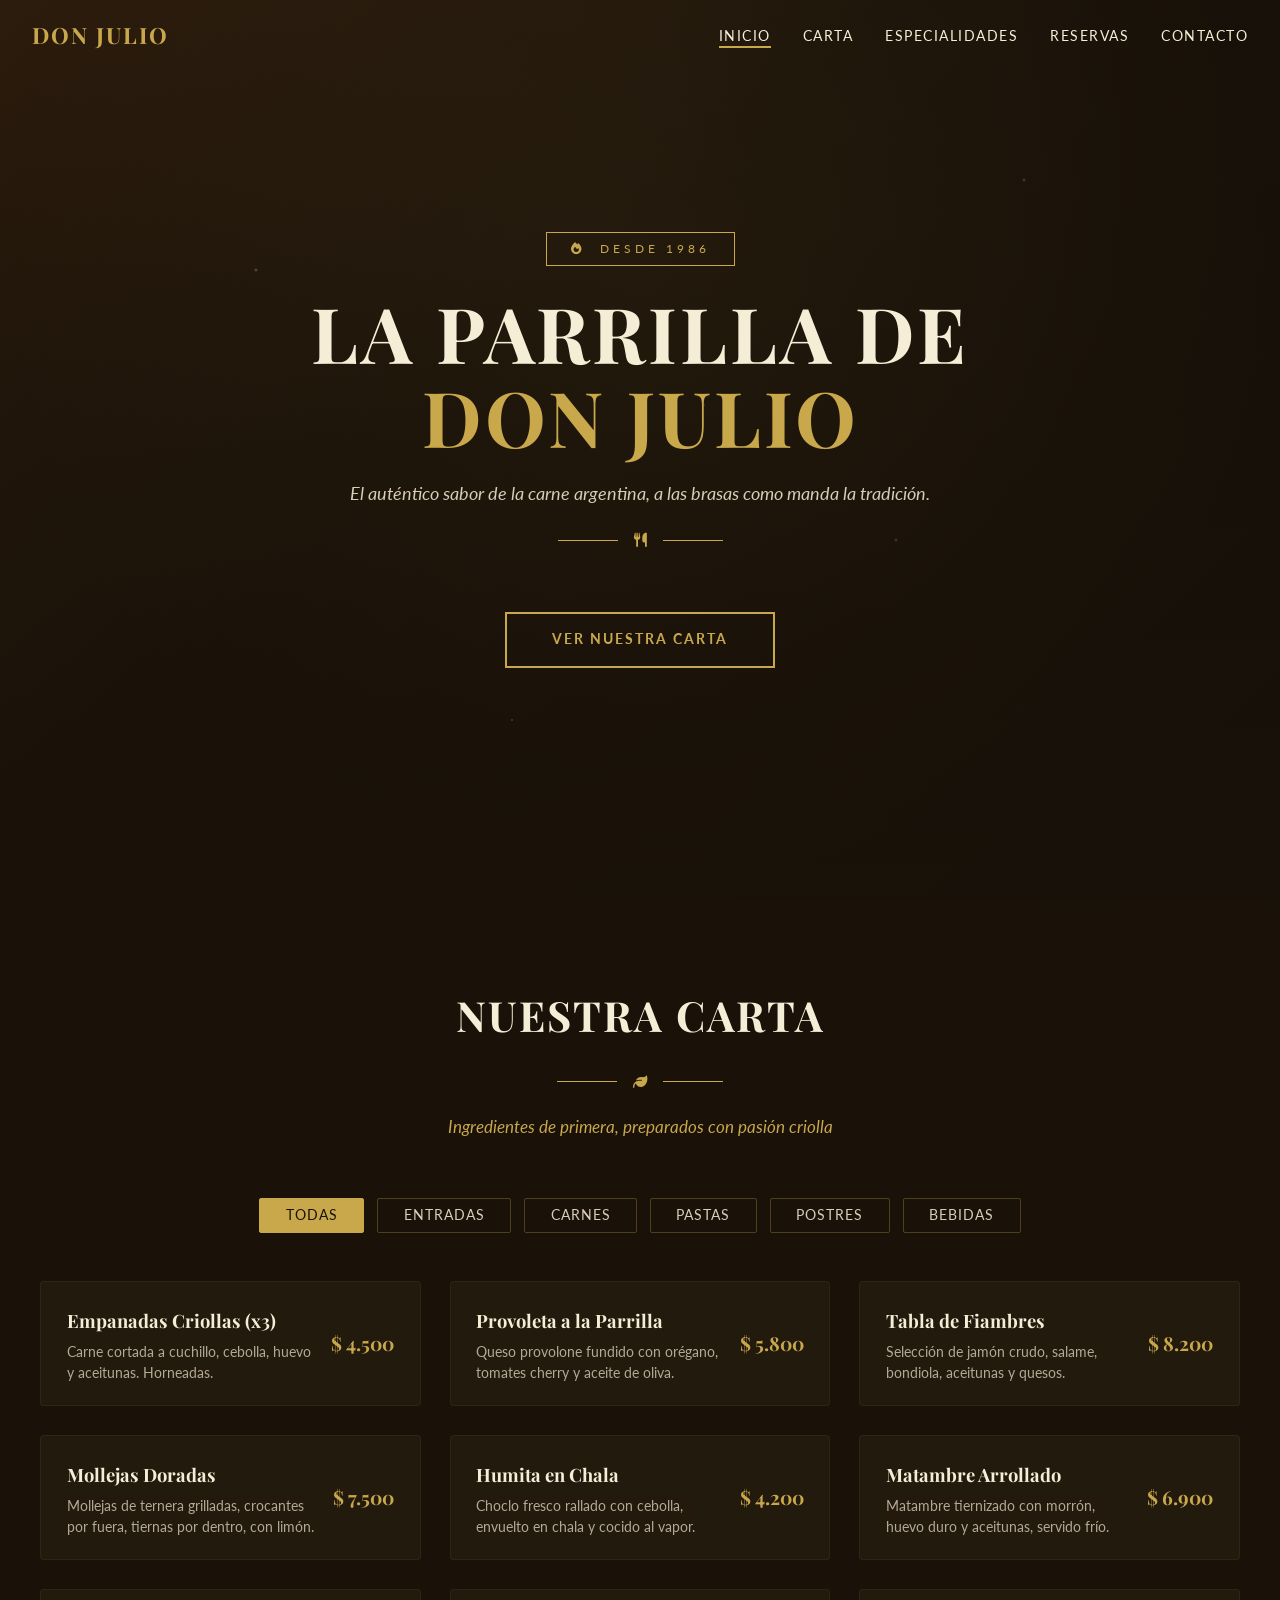
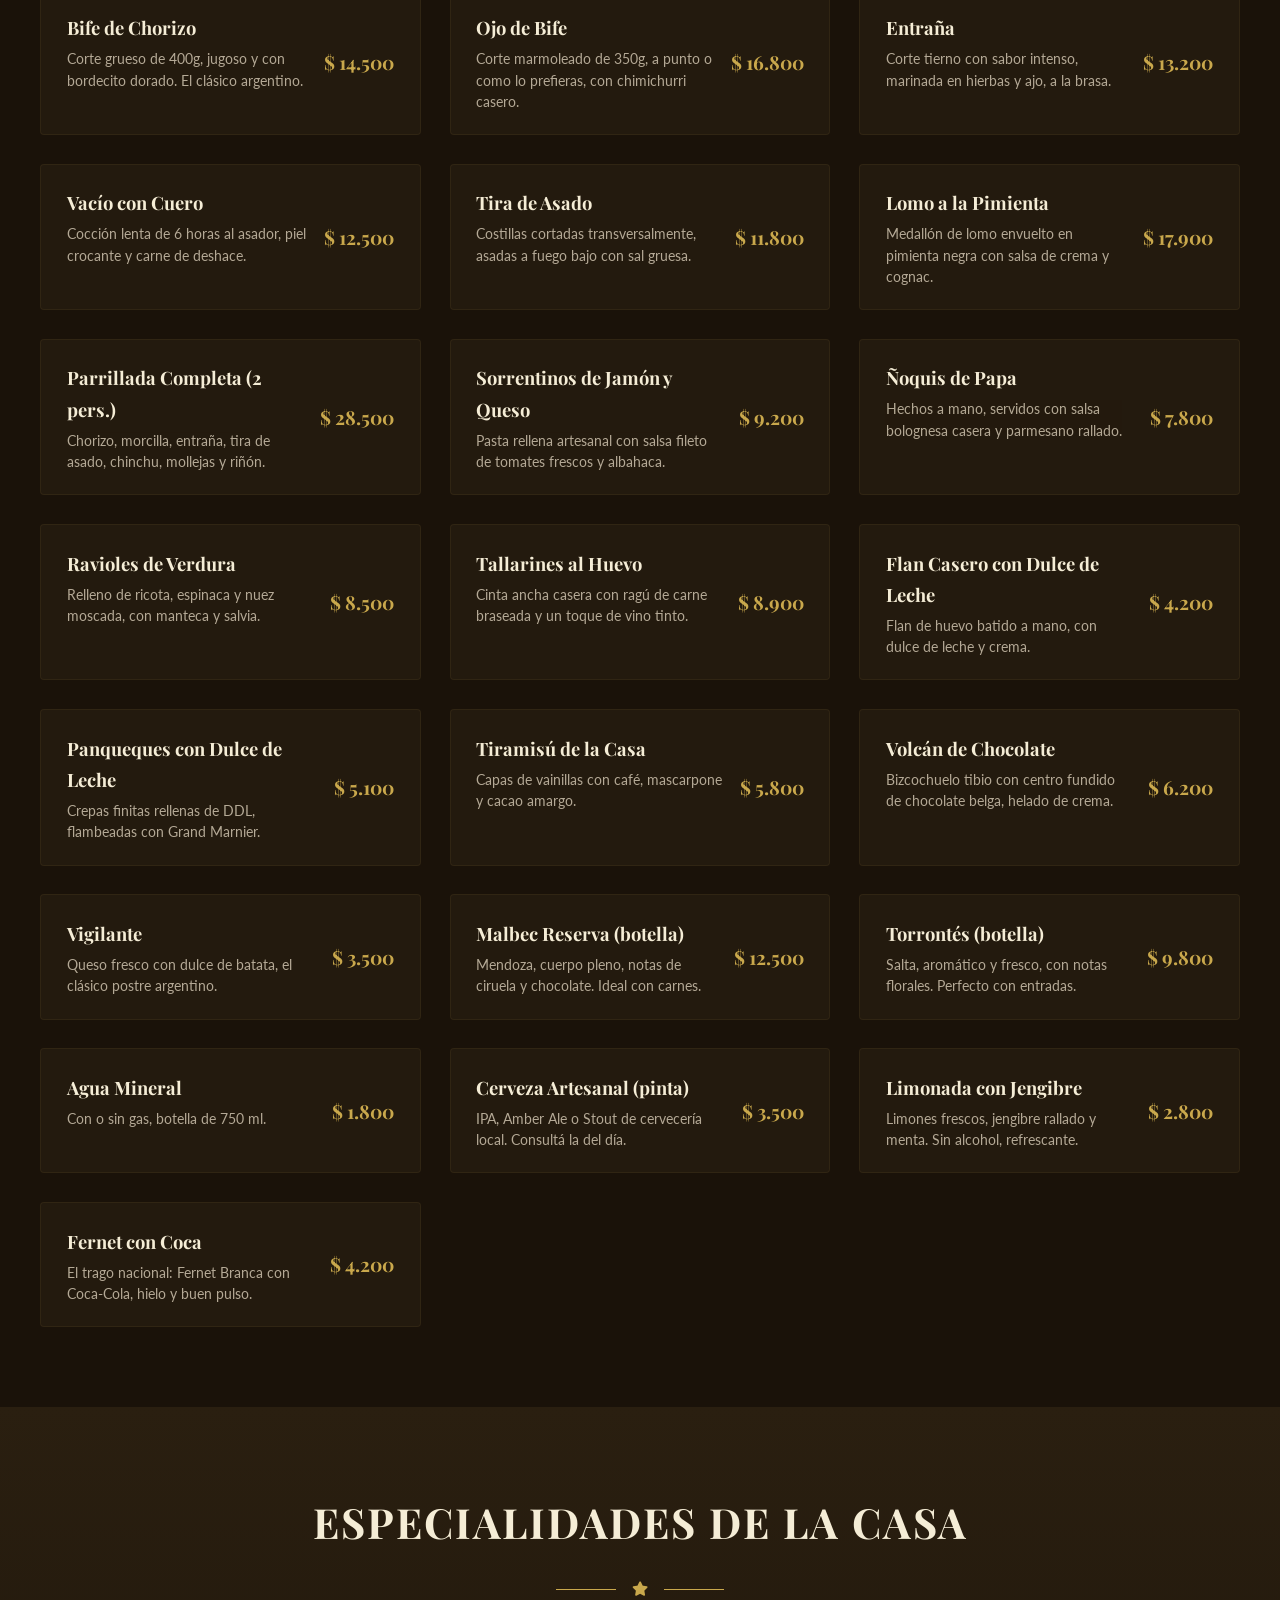
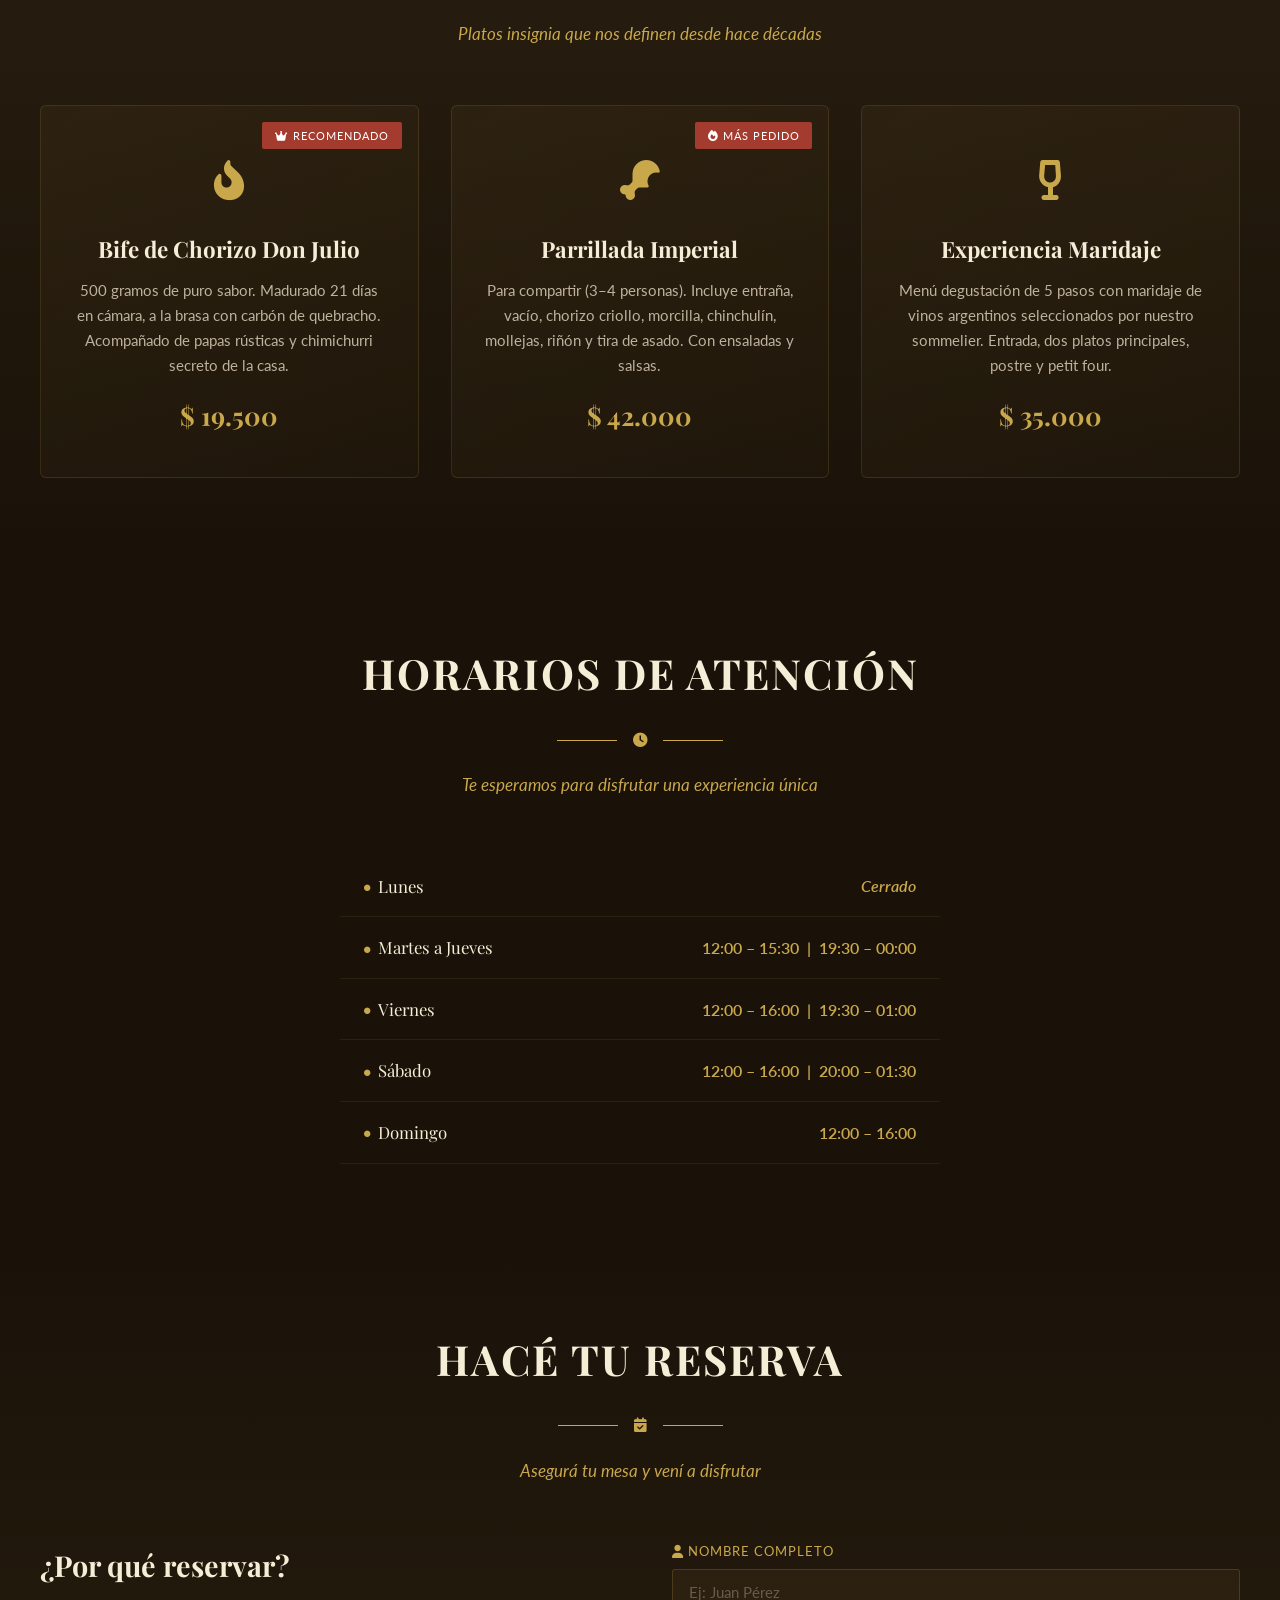
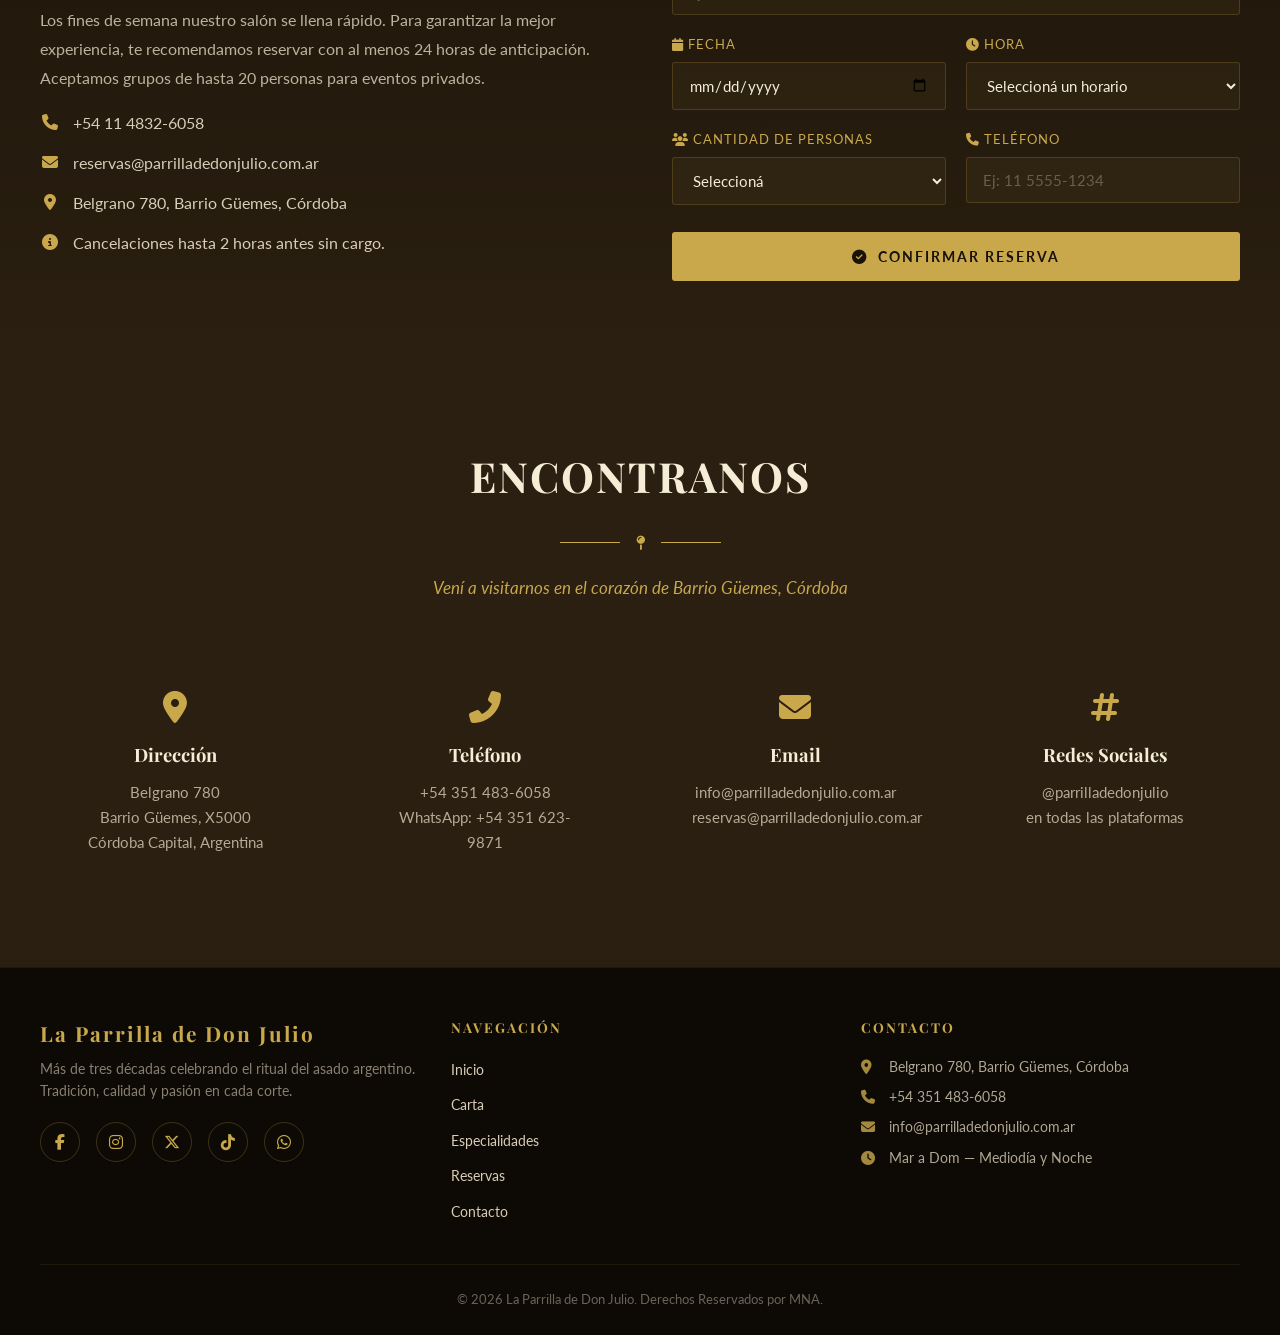
<file: restaurante/index.html>
<!DOCTYPE html>
<html lang="es-AR">
<head>
  <meta charset="UTF-8">
  <meta name="viewport" content="width=device-width, initial-scale=1.0">
  <meta name="description" content="La Parrilla de Don Julio — Restaurante de carnes a la parrilla, pastas caseras y cocina argentina de autor en Córdoba.">
  <title>La Parrilla de Don Julio | Restaurante Argentino</title>

  <script>
    if (!location.pathname.endsWith('/') && !location.pathname.endsWith('.html')) {
      location.replace(location.pathname + '/' + location.search + location.hash);
    }
  </script>

  <!-- Google Fonts -->
  <link rel="preconnect" href="https://fonts.googleapis.com">
  <link rel="preconnect" href="https://fonts.gstatic.com" crossorigin>
  <link href="https://fonts.googleapis.com/css2?family=Lato:wght@300;400;700&family=Playfair+Display:ital,wght@0,400;0,700;1,400&display=swap" rel="stylesheet">

  <!-- Font Awesome -->
  <link rel="stylesheet" href="https://cdnjs.cloudflare.com/ajax/libs/font-awesome/6.5.1/css/all.min.css">

  <!-- Stylesheet -->
  <link rel="stylesheet" href="css/styles.css">
</head>
<body>

  <!-- ============================
       NAVEGACIÓN
       ============================ -->
  <nav class="navbar" id="navbar">
    <a href="#" class="navbar__logo">DON JULIO</a>
    <ul class="navbar__links" id="navLinks">
      <li><a href="#inicio" class="active">Inicio</a></li>
      <li><a href="#carta">Carta</a></li>
      <li><a href="#especialidades">Especialidades</a></li>
      <li><a href="#reservas">Reservas</a></li>
      <li><a href="#contacto">Contacto</a></li>
    </ul>
    <button class="navbar__toggle" id="navToggle" aria-label="Abrir menú">
      <span></span><span></span><span></span>
    </button>
  </nav>

  <!-- ============================
       HERO
       ============================ -->
  <header class="hero" id="inicio">
    <div class="hero__content">
      <span class="hero__badge"><i class="fas fa-fire"></i> &nbsp;Desde 1986</span>
      <h1 class="hero__title">La Parrilla de<span>Don Julio</span></h1>
      <p class="hero__tagline">El auténtico sabor de la carne argentina, a las brasas como manda la tradición.</p>
      <div class="divider"><span></span><i class="fas fa-utensils"></i><span></span></div>
      <a href="#carta" class="hero__cta">Ver nuestra carta</a>
    </div>
  </header>

  <!-- ============================
       CARTA / MENÚ
       ============================ -->
  <section id="carta">
    <div class="container">
      <div class="section-title reveal">
        <h2>Nuestra Carta</h2>
        <div class="divider"><span></span><i class="fas fa-leaf"></i><span></span></div>
        <p>Ingredientes de primera, preparados con pasión criolla</p>
      </div>

      <!-- Filtros de categoría -->
      <div class="menu-categories reveal">
        <button class="active" data-category="all">Todas</button>
        <button data-category="entradas">Entradas</button>
        <button data-category="carnes">Carnes</button>
        <button data-category="pastas">Pastas</button>
        <button data-category="postres">Postres</button>
        <button data-category="bebidas">Bebidas</button>
      </div>

      <!-- Grilla de ítems -->
      <div class="menu-grid" id="menuGrid">

        <!-- ─── ENTRADAS ─── -->
        <div class="menu-item reveal" data-category="entradas">
          <div class="menu-item__info">
            <h3 class="menu-item__name">Empanadas Criollas (x3)</h3>
            <p class="menu-item__desc">Carne cortada a cuchillo, cebolla, huevo y aceitunas. Horneadas.</p>
          </div>
          <span class="menu-item__price">$ 4.500</span>
        </div>

        <div class="menu-item reveal" data-category="entradas">
          <div class="menu-item__info">
            <h3 class="menu-item__name">Provoleta a la Parrilla</h3>
            <p class="menu-item__desc">Queso provolone fundido con orégano, tomates cherry y aceite de oliva.</p>
          </div>
          <span class="menu-item__price">$ 5.800</span>
        </div>

        <div class="menu-item reveal" data-category="entradas">
          <div class="menu-item__info">
            <h3 class="menu-item__name">Tabla de Fiambres</h3>
            <p class="menu-item__desc">Selección de jamón crudo, salame, bondiola, aceitunas y quesos.</p>
          </div>
          <span class="menu-item__price">$ 8.200</span>
        </div>

        <div class="menu-item reveal" data-category="entradas">
          <div class="menu-item__info">
            <h3 class="menu-item__name">Mollejas Doradas</h3>
            <p class="menu-item__desc">Mollejas de ternera grilladas, crocantes por fuera, tiernas por dentro, con limón.</p>
          </div>
          <span class="menu-item__price">$ 7.500</span>
        </div>

        <div class="menu-item reveal" data-category="entradas">
          <div class="menu-item__info">
            <h3 class="menu-item__name">Humita en Chala</h3>
            <p class="menu-item__desc">Choclo fresco rallado con cebolla, envuelto en chala y cocido al vapor.</p>
          </div>
          <span class="menu-item__price">$ 4.200</span>
        </div>

        <div class="menu-item reveal" data-category="entradas">
          <div class="menu-item__info">
            <h3 class="menu-item__name">Matambre Arrollado</h3>
            <p class="menu-item__desc">Matambre tiernizado con morrón, huevo duro y aceitunas, servido frío.</p>
          </div>
          <span class="menu-item__price">$ 6.900</span>
        </div>

        <!-- ─── CARNES A LA PARRILLA ─── -->
        <div class="menu-item reveal" data-category="carnes">
          <div class="menu-item__info">
            <h3 class="menu-item__name">Bife de Chorizo</h3>
            <p class="menu-item__desc">Corte grueso de 400g, jugoso y con bordecito dorado. El clásico argentino.</p>
          </div>
          <span class="menu-item__price">$ 14.500</span>
        </div>

        <div class="menu-item reveal" data-category="carnes">
          <div class="menu-item__info">
            <h3 class="menu-item__name">Ojo de Bife</h3>
            <p class="menu-item__desc">Corte marmoleado de 350g, a punto o como lo prefieras, con chimichurri casero.</p>
          </div>
          <span class="menu-item__price">$ 16.800</span>
        </div>

        <div class="menu-item reveal" data-category="carnes">
          <div class="menu-item__info">
            <h3 class="menu-item__name">Entraña</h3>
            <p class="menu-item__desc">Corte tierno con sabor intenso, marinada en hierbas y ajo, a la brasa.</p>
          </div>
          <span class="menu-item__price">$ 13.200</span>
        </div>

        <div class="menu-item reveal" data-category="carnes">
          <div class="menu-item__info">
            <h3 class="menu-item__name">Vacío con Cuero</h3>
            <p class="menu-item__desc">Cocción lenta de 6 horas al asador, piel crocante y carne de deshace.</p>
          </div>
          <span class="menu-item__price">$ 12.500</span>
        </div>

        <div class="menu-item reveal" data-category="carnes">
          <div class="menu-item__info">
            <h3 class="menu-item__name">Tira de Asado</h3>
            <p class="menu-item__desc">Costillas cortadas transversalmente, asadas a fuego bajo con sal gruesa.</p>
          </div>
          <span class="menu-item__price">$ 11.800</span>
        </div>

        <div class="menu-item reveal" data-category="carnes">
          <div class="menu-item__info">
            <h3 class="menu-item__name">Lomo a la Pimienta</h3>
            <p class="menu-item__desc">Medallón de lomo envuelto en pimienta negra con salsa de crema y cognac.</p>
          </div>
          <span class="menu-item__price">$ 17.900</span>
        </div>

        <div class="menu-item reveal" data-category="carnes">
          <div class="menu-item__info">
            <h3 class="menu-item__name">Parrillada Completa (2 pers.)</h3>
            <p class="menu-item__desc">Chorizo, morcilla, entraña, tira de asado, chinchu, mollejas y riñón.</p>
          </div>
          <span class="menu-item__price">$ 28.500</span>
        </div>

        <!-- ─── PASTAS ─── -->
        <div class="menu-item reveal" data-category="pastas">
          <div class="menu-item__info">
            <h3 class="menu-item__name">Sorrentinos de Jamón y Queso</h3>
            <p class="menu-item__desc">Pasta rellena artesanal con salsa fileto de tomates frescos y albahaca.</p>
          </div>
          <span class="menu-item__price">$ 9.200</span>
        </div>

        <div class="menu-item reveal" data-category="pastas">
          <div class="menu-item__info">
            <h3 class="menu-item__name">Ñoquis de Papa</h3>
            <p class="menu-item__desc">Hechos a mano, servidos con salsa bolognesa casera y parmesano rallado.</p>
          </div>
          <span class="menu-item__price">$ 7.800</span>
        </div>

        <div class="menu-item reveal" data-category="pastas">
          <div class="menu-item__info">
            <h3 class="menu-item__name">Ravioles de Verdura</h3>
            <p class="menu-item__desc">Relleno de ricota, espinaca y nuez moscada, con manteca y salvia.</p>
          </div>
          <span class="menu-item__price">$ 8.500</span>
        </div>

        <div class="menu-item reveal" data-category="pastas">
          <div class="menu-item__info">
            <h3 class="menu-item__name">Tallarines al Huevo</h3>
            <p class="menu-item__desc">Cinta ancha casera con ragú de carne braseada y un toque de vino tinto.</p>
          </div>
          <span class="menu-item__price">$ 8.900</span>
        </div>

        <!-- ─── POSTRES ─── -->
        <div class="menu-item reveal" data-category="postres">
          <div class="menu-item__info">
            <h3 class="menu-item__name">Flan Casero con Dulce de Leche</h3>
            <p class="menu-item__desc">Flan de huevo batido a mano, con dulce de leche y crema.</p>
          </div>
          <span class="menu-item__price">$ 4.200</span>
        </div>

        <div class="menu-item reveal" data-category="postres">
          <div class="menu-item__info">
            <h3 class="menu-item__name">Panqueques con Dulce de Leche</h3>
            <p class="menu-item__desc">Crepas finitas rellenas de DDL, flambeadas con Grand Marnier.</p>
          </div>
          <span class="menu-item__price">$ 5.100</span>
        </div>

        <div class="menu-item reveal" data-category="postres">
          <div class="menu-item__info">
            <h3 class="menu-item__name">Tiramisú de la Casa</h3>
            <p class="menu-item__desc">Capas de vainillas con café, mascarpone y cacao amargo.</p>
          </div>
          <span class="menu-item__price">$ 5.800</span>
        </div>

        <div class="menu-item reveal" data-category="postres">
          <div class="menu-item__info">
            <h3 class="menu-item__name">Volcán de Chocolate</h3>
            <p class="menu-item__desc">Bizcochuelo tibio con centro fundido de chocolate belga, helado de crema.</p>
          </div>
          <span class="menu-item__price">$ 6.200</span>
        </div>

        <div class="menu-item reveal" data-category="postres">
          <div class="menu-item__info">
            <h3 class="menu-item__name">Vigilante</h3>
            <p class="menu-item__desc">Queso fresco con dulce de batata, el clásico postre argentino.</p>
          </div>
          <span class="menu-item__price">$ 3.500</span>
        </div>

        <!-- ─── BEBIDAS ─── -->
        <div class="menu-item reveal" data-category="bebidas">
          <div class="menu-item__info">
            <h3 class="menu-item__name">Malbec Reserva (botella)</h3>
            <p class="menu-item__desc">Mendoza, cuerpo pleno, notas de ciruela y chocolate. Ideal con carnes.</p>
          </div>
          <span class="menu-item__price">$ 12.500</span>
        </div>

        <div class="menu-item reveal" data-category="bebidas">
          <div class="menu-item__info">
            <h3 class="menu-item__name">Torrontés (botella)</h3>
            <p class="menu-item__desc">Salta, aromático y fresco, con notas florales. Perfecto con entradas.</p>
          </div>
          <span class="menu-item__price">$ 9.800</span>
        </div>

        <div class="menu-item reveal" data-category="bebidas">
          <div class="menu-item__info">
            <h3 class="menu-item__name">Agua Mineral</h3>
            <p class="menu-item__desc">Con o sin gas, botella de 750 ml.</p>
          </div>
          <span class="menu-item__price">$ 1.800</span>
        </div>

        <div class="menu-item reveal" data-category="bebidas">
          <div class="menu-item__info">
            <h3 class="menu-item__name">Cerveza Artesanal (pinta)</h3>
            <p class="menu-item__desc">IPA, Amber Ale o Stout de cervecería local. Consultá la del día.</p>
          </div>
          <span class="menu-item__price">$ 3.500</span>
        </div>

        <div class="menu-item reveal" data-category="bebidas">
          <div class="menu-item__info">
            <h3 class="menu-item__name">Limonada con Jengibre</h3>
            <p class="menu-item__desc">Limones frescos, jengibre rallado y menta. Sin alcohol, refrescante.</p>
          </div>
          <span class="menu-item__price">$ 2.800</span>
        </div>

        <div class="menu-item reveal" data-category="bebidas">
          <div class="menu-item__info">
            <h3 class="menu-item__name">Fernet con Coca</h3>
            <p class="menu-item__desc">El trago nacional: Fernet Branca con Coca-Cola, hielo y buen pulso.</p>
          </div>
          <span class="menu-item__price">$ 4.200</span>
        </div>

      </div><!-- /menu-grid -->
    </div>
  </section>

  <!-- ============================
       ESPECIALIDADES DE LA CASA
       ============================ -->
  <section id="especialidades">
    <div class="container">
      <div class="section-title reveal">
        <h2>Especialidades de la Casa</h2>
        <div class="divider"><span></span><i class="fas fa-star"></i><span></span></div>
        <p>Platos insignia que nos definen desde hace décadas</p>
      </div>

      <div class="especialidades-grid">
        <div class="especial-card reveal">
          <span class="especial-card__badge"><i class="fas fa-crown"></i> Recomendado</span>
          <div class="especial-card__icon"><i class="fas fa-fire-flame-curved"></i></div>
          <h3 class="especial-card__title">Bife de Chorizo Don Julio</h3>
          <p class="especial-card__text">500 gramos de puro sabor. Madurado 21 días en cámara, a la brasa con carbón de quebracho. Acompañado de papas rústicas y chimichurri secreto de la casa.</p>
          <span class="especial-card__price">$ 19.500</span>
        </div>

        <div class="especial-card reveal">
          <span class="especial-card__badge"><i class="fas fa-fire"></i> Más pedido</span>
          <div class="especial-card__icon"><i class="fas fa-drumstick-bite"></i></div>
          <h3 class="especial-card__title">Parrillada Imperial</h3>
          <p class="especial-card__text">Para compartir (3–4 personas). Incluye entraña, vacío, chorizo criollo, morcilla, chinchulín, mollejas, riñón y tira de asado. Con ensaladas y salsas.</p>
          <span class="especial-card__price">$ 42.000</span>
        </div>

        <div class="especial-card reveal">
          <div class="especial-card__icon"><i class="fas fa-wine-glass-alt"></i></div>
          <h3 class="especial-card__title">Experiencia Maridaje</h3>
          <p class="especial-card__text">Menú degustación de 5 pasos con maridaje de vinos argentinos seleccionados por nuestro sommelier. Entrada, dos platos principales, postre y petit four.</p>
          <span class="especial-card__price">$ 35.000</span>
        </div>
      </div>
    </div>
  </section>

  <!-- ============================
       HORARIOS
       ============================ -->
  <section id="horarios">
    <div class="container">
      <div class="section-title reveal">
        <h2>Horarios de Atención</h2>
        <div class="divider"><span></span><i class="fas fa-clock"></i><span></span></div>
        <p>Te esperamos para disfrutar una experiencia única</p>
      </div>

      <div class="horarios-wrapper reveal">
        <table class="horarios-table">
          <tr>
            <td><i class="fas fa-circle" style="font-size:.4rem;color:var(--color-gold);vertical-align:middle;margin-right:.5rem"></i>Lunes</td>
            <td class="cerrado">Cerrado</td>
          </tr>
          <tr>
            <td><i class="fas fa-circle" style="font-size:.4rem;color:var(--color-gold);vertical-align:middle;margin-right:.5rem"></i>Martes a Jueves</td>
            <td>12:00 – 15:30 &nbsp;|&nbsp; 19:30 – 00:00</td>
          </tr>
          <tr>
            <td><i class="fas fa-circle" style="font-size:.4rem;color:var(--color-gold);vertical-align:middle;margin-right:.5rem"></i>Viernes</td>
            <td>12:00 – 16:00 &nbsp;|&nbsp; 19:30 – 01:00</td>
          </tr>
          <tr>
            <td><i class="fas fa-circle" style="font-size:.4rem;color:var(--color-gold);vertical-align:middle;margin-right:.5rem"></i>Sábado</td>
            <td>12:00 – 16:00 &nbsp;|&nbsp; 20:00 – 01:30</td>
          </tr>
          <tr>
            <td><i class="fas fa-circle" style="font-size:.4rem;color:var(--color-gold);vertical-align:middle;margin-right:.5rem"></i>Domingo</td>
            <td>12:00 – 16:00</td>
          </tr>
        </table>
      </div>
    </div>
  </section>

  <!-- ============================
       RESERVAS
       ============================ -->
  <section id="reservas">
    <div class="container">
      <div class="section-title reveal">
        <h2>Hacé tu Reserva</h2>
        <div class="divider"><span></span><i class="fas fa-calendar-check"></i><span></span></div>
        <p>Asegurá tu mesa y vení a disfrutar</p>
      </div>

      <div class="reservas-wrapper reveal">
        <div class="reservas-info">
          <h3>¿Por qué reservar?</h3>
          <p>Los fines de semana nuestro salón se llena rápido. Para garantizar la mejor experiencia, te recomendamos reservar con al menos 24 horas de anticipación. Aceptamos grupos de hasta 20 personas para eventos privados.</p>

          <div class="reservas-info__detail">
            <i class="fas fa-phone"></i>
            <span>+54 11 4832-6058</span>
          </div>
          <div class="reservas-info__detail">
            <i class="fas fa-envelope"></i>
            <span>reservas@parrilladedonjulio.com.ar</span>
          </div>
          <div class="reservas-info__detail">
            <i class="fas fa-map-marker-alt"></i>
            <span>Belgrano 780, Barrio Güemes, Córdoba</span>
          </div>
          <div class="reservas-info__detail">
            <i class="fas fa-info-circle"></i>
            <span>Cancelaciones hasta 2 horas antes sin cargo.</span>
          </div>
        </div>

        <form class="form-reserva" id="formReserva" onsubmit="handleReserva(event)">
          <div class="form-group">
            <label for="nombre"><i class="fas fa-user"></i> Nombre completo</label>
            <input type="text" id="nombre" placeholder="Ej: Juan Pérez" required>
          </div>

          <div class="form-row">
            <div class="form-group">
              <label for="fecha"><i class="fas fa-calendar"></i> Fecha</label>
              <input type="date" id="fecha" required>
            </div>
            <div class="form-group">
              <label for="hora"><i class="fas fa-clock"></i> Hora</label>
              <select id="hora" required>
                <option value="">Seleccioná un horario</option>
                <option value="12:00">12:00</option>
                <option value="12:30">12:30</option>
                <option value="13:00">13:00</option>
                <option value="13:30">13:30</option>
                <option value="14:00">14:00</option>
                <option value="20:00">20:00</option>
                <option value="20:30">20:30</option>
                <option value="21:00">21:00</option>
                <option value="21:30">21:30</option>
                <option value="22:00">22:00</option>
                <option value="22:30">22:30</option>
              </select>
            </div>
          </div>

          <div class="form-row">
            <div class="form-group">
              <label for="personas"><i class="fas fa-users"></i> Cantidad de personas</label>
              <select id="personas" required>
                <option value="">Seleccioná</option>
                <option value="1">1 persona</option>
                <option value="2">2 personas</option>
                <option value="3">3 personas</option>
                <option value="4">4 personas</option>
                <option value="5">5 personas</option>
                <option value="6">6 personas</option>
                <option value="7">7 personas</option>
                <option value="8">8+ personas</option>
              </select>
            </div>
            <div class="form-group">
              <label for="telefono"><i class="fas fa-phone"></i> Teléfono</label>
              <input type="tel" id="telefono" placeholder="Ej: 11 5555-1234" required>
            </div>
          </div>

          <button type="submit" class="btn-reserva">
            <i class="fas fa-check-circle"></i> &nbsp;Confirmar Reserva
          </button>
        </form>
      </div>
    </div>
  </section>

  <!-- ============================
       CONTACTO
       ============================ -->
  <section id="contacto">
    <div class="container">
      <div class="section-title reveal">
        <h2>Encontranos</h2>
        <div class="divider"><span></span><i class="fas fa-map-pin"></i><span></span></div>
        <p>Vení a visitarnos en el corazón de Barrio Güemes, Córdoba</p>
      </div>

      <div class="contacto-grid reveal">
        <div class="contacto-card">
          <i class="fas fa-map-marker-alt"></i>
          <h4>Dirección</h4>
          <p>Belgrano 780<br>Barrio Güemes, X5000<br>Córdoba Capital, Argentina</p>
        </div>
        <div class="contacto-card">
          <i class="fas fa-phone-alt"></i>
          <h4>Teléfono</h4>
          <p>+54 351 483-6058<br>WhatsApp: +54 351 623-9871</p>
        </div>
        <div class="contacto-card">
          <i class="fas fa-envelope"></i>
          <h4>Email</h4>
          <p>info@parrilladedonjulio.com.ar<br>reservas@parrilladedonjulio.com.ar</p>
        </div>
        <div class="contacto-card">
          <i class="fas fa-hashtag"></i>
          <h4>Redes Sociales</h4>
          <p>@parrilladedonjulio<br>en todas las plataformas</p>
        </div>
      </div>
    </div>
  </section>

  <!-- ============================
       FOOTER
       ============================ -->
  <footer class="footer">
    <div class="footer__inner">
      <div class="footer__brand">
        <h3>La Parrilla de Don Julio</h3>
        <p>Más de tres décadas celebrando el ritual del asado argentino. Tradición, calidad y pasión en cada corte.</p>
        <div class="footer__social">
          <a href="#" aria-label="Facebook"><i class="fab fa-facebook-f"></i></a>
          <a href="#" aria-label="Instagram"><i class="fab fa-instagram"></i></a>
          <a href="#" aria-label="X / Twitter"><i class="fab fa-x-twitter"></i></a>
          <a href="#" aria-label="TikTok"><i class="fab fa-tiktok"></i></a>
          <a href="#" aria-label="WhatsApp"><i class="fab fa-whatsapp"></i></a>
        </div>
      </div>
      <div class="footer__links">
        <h4>Navegación</h4>
        <ul>
          <li><a href="#inicio">Inicio</a></li>
          <li><a href="#carta">Carta</a></li>
          <li><a href="#especialidades">Especialidades</a></li>
          <li><a href="#reservas">Reservas</a></li>
          <li><a href="#contacto">Contacto</a></li>
        </ul>
      </div>
      <div class="footer__contact">
        <h4>Contacto</h4>
        <p><i class="fas fa-map-marker-alt"></i> Belgrano 780, Barrio Güemes, Córdoba</p>
        <p><i class="fas fa-phone"></i> +54 351 483-6058</p>
        <p><i class="fas fa-envelope"></i> info@parrilladedonjulio.com.ar</p>
        <p><i class="fas fa-clock"></i> Mar a Dom — Mediodía y Noche</p>
      </div>
    </div>
    <div class="footer__bottom">
      <p>&copy; 2026 La Parrilla de Don Julio. Derechos Reservados por MNA.</p>
    </div>
  </footer>

  <!-- ============================
       JAVASCRIPT
       ============================ -->
  <script>
    // ── Navbar scroll effect ──
    const navbar = document.getElementById('navbar');
    window.addEventListener('scroll', () => {
      navbar.classList.toggle('scrolled', window.scrollY > 60);
    });

    // ── Mobile menu toggle ──
    const navToggle = document.getElementById('navToggle');
    const navLinks  = document.getElementById('navLinks');

    navToggle.addEventListener('click', () => {
      navLinks.classList.toggle('open');
    });

    // Close mobile menu on link click
    navLinks.querySelectorAll('a').forEach(link => {
      link.addEventListener('click', () => navLinks.classList.remove('open'));
    });

    // ── Active nav link on scroll ──
    const sections = document.querySelectorAll('section, header');
    const navAnchors = document.querySelectorAll('.navbar__links a');

    window.addEventListener('scroll', () => {
      let current = '';
      sections.forEach(sec => {
        const top = sec.offsetTop - 120;
        if (window.scrollY >= top) current = sec.getAttribute('id');
      });
      navAnchors.forEach(a => {
        a.classList.toggle('active', a.getAttribute('href') === '#' + current);
      });
    });

    // ── Menu category filter ──
    const catButtons = document.querySelectorAll('.menu-categories button');
    const menuItems  = document.querySelectorAll('.menu-item');

    catButtons.forEach(btn => {
      btn.addEventListener('click', () => {
        catButtons.forEach(b => b.classList.remove('active'));
        btn.classList.add('active');
        const cat = btn.dataset.category;

        menuItems.forEach(item => {
          if (cat === 'all' || item.dataset.category === cat) {
            item.style.display = 'flex';
            item.style.animation = 'fadeInDown .4s ease-out both';
          } else {
            item.style.display = 'none';
          }
        });
      });
    });

    // ── Scroll reveal ──
    const reveals = document.querySelectorAll('.reveal');
    const revealObserver = new IntersectionObserver((entries) => {
      entries.forEach(entry => {
        if (entry.isIntersecting) {
          entry.target.classList.add('visible');
          revealObserver.unobserve(entry.target);
        }
      });
    }, { threshold: 0.12 });

    reveals.forEach(el => revealObserver.observe(el));

    // ── Reservation form handler ──
    function handleReserva(e) {
      e.preventDefault();
      const nombre   = document.getElementById('nombre').value;
      const fecha    = document.getElementById('fecha').value;
      const hora     = document.getElementById('hora').value;
      const personas = document.getElementById('personas').value;
      const telefono = document.getElementById('telefono').value;

      alert(
        `¡Gracias, ${nombre}!\n\nTu reserva fue registrada:\n` +
        `📅 Fecha: ${fecha}\n⏰ Hora: ${hora}\n` +
        `👥 Personas: ${personas}\n📞 Teléfono: ${telefono}\n\n` +
        `Te esperamos en La Parrilla de Don Julio.`
      );
      e.target.reset();
    }

    // ── Set minimum date for reservation ──
    const fechaInput = document.getElementById('fecha');
    const today = new Date().toISOString().split('T')[0];
    fechaInput.setAttribute('min', today);
  </script>

</body>
</html>
</file>
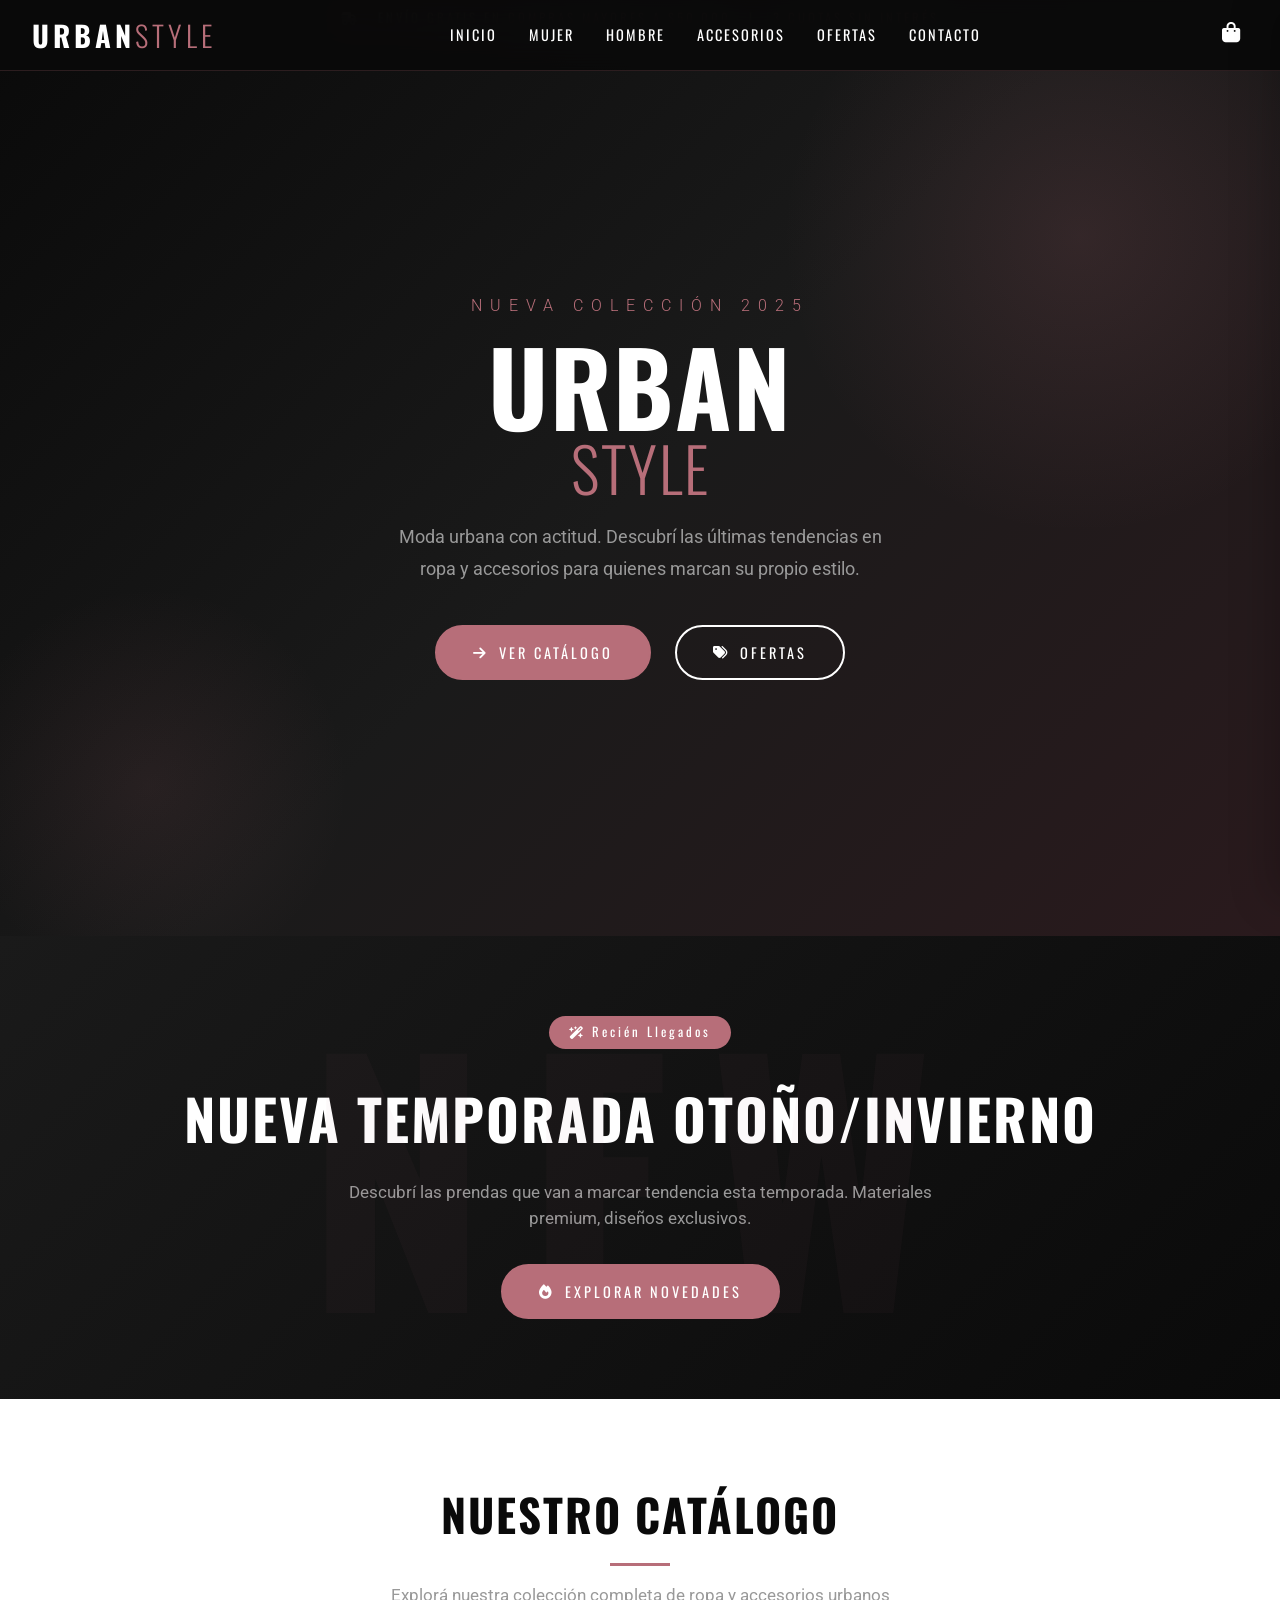
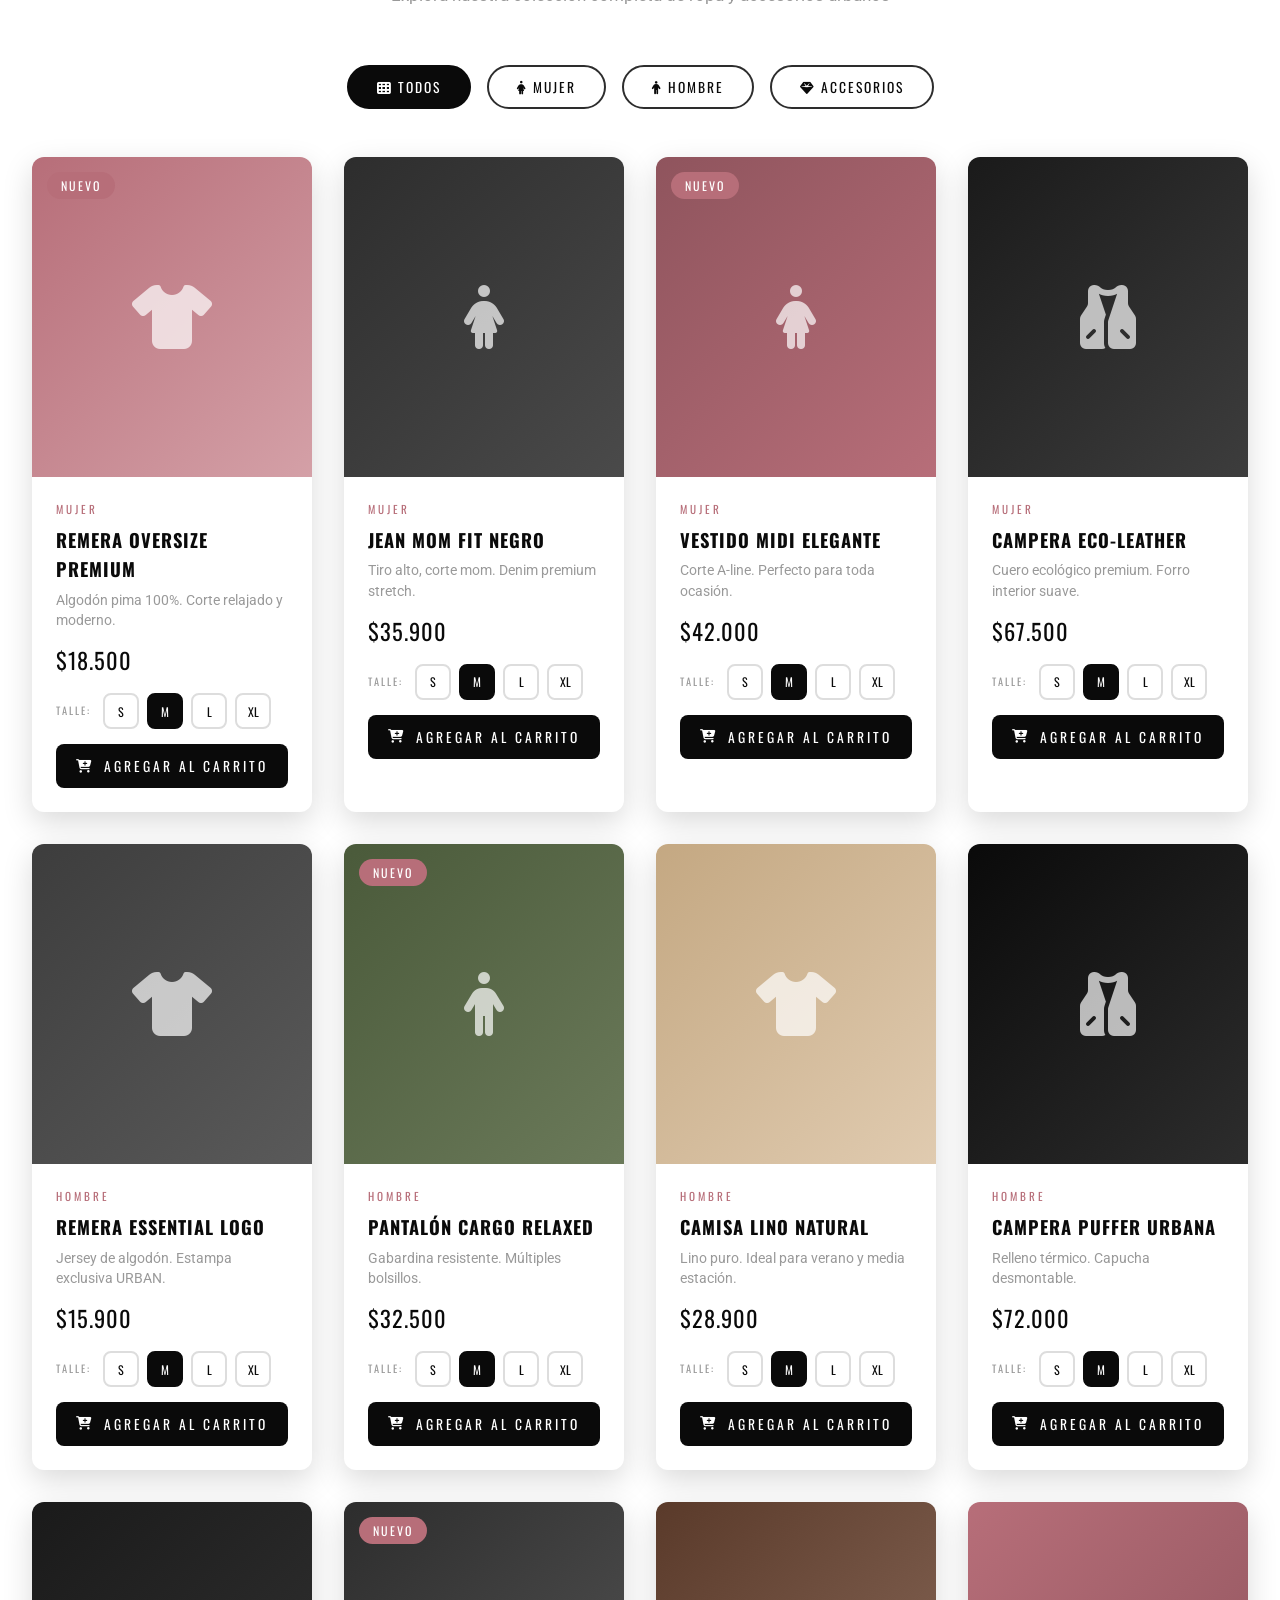
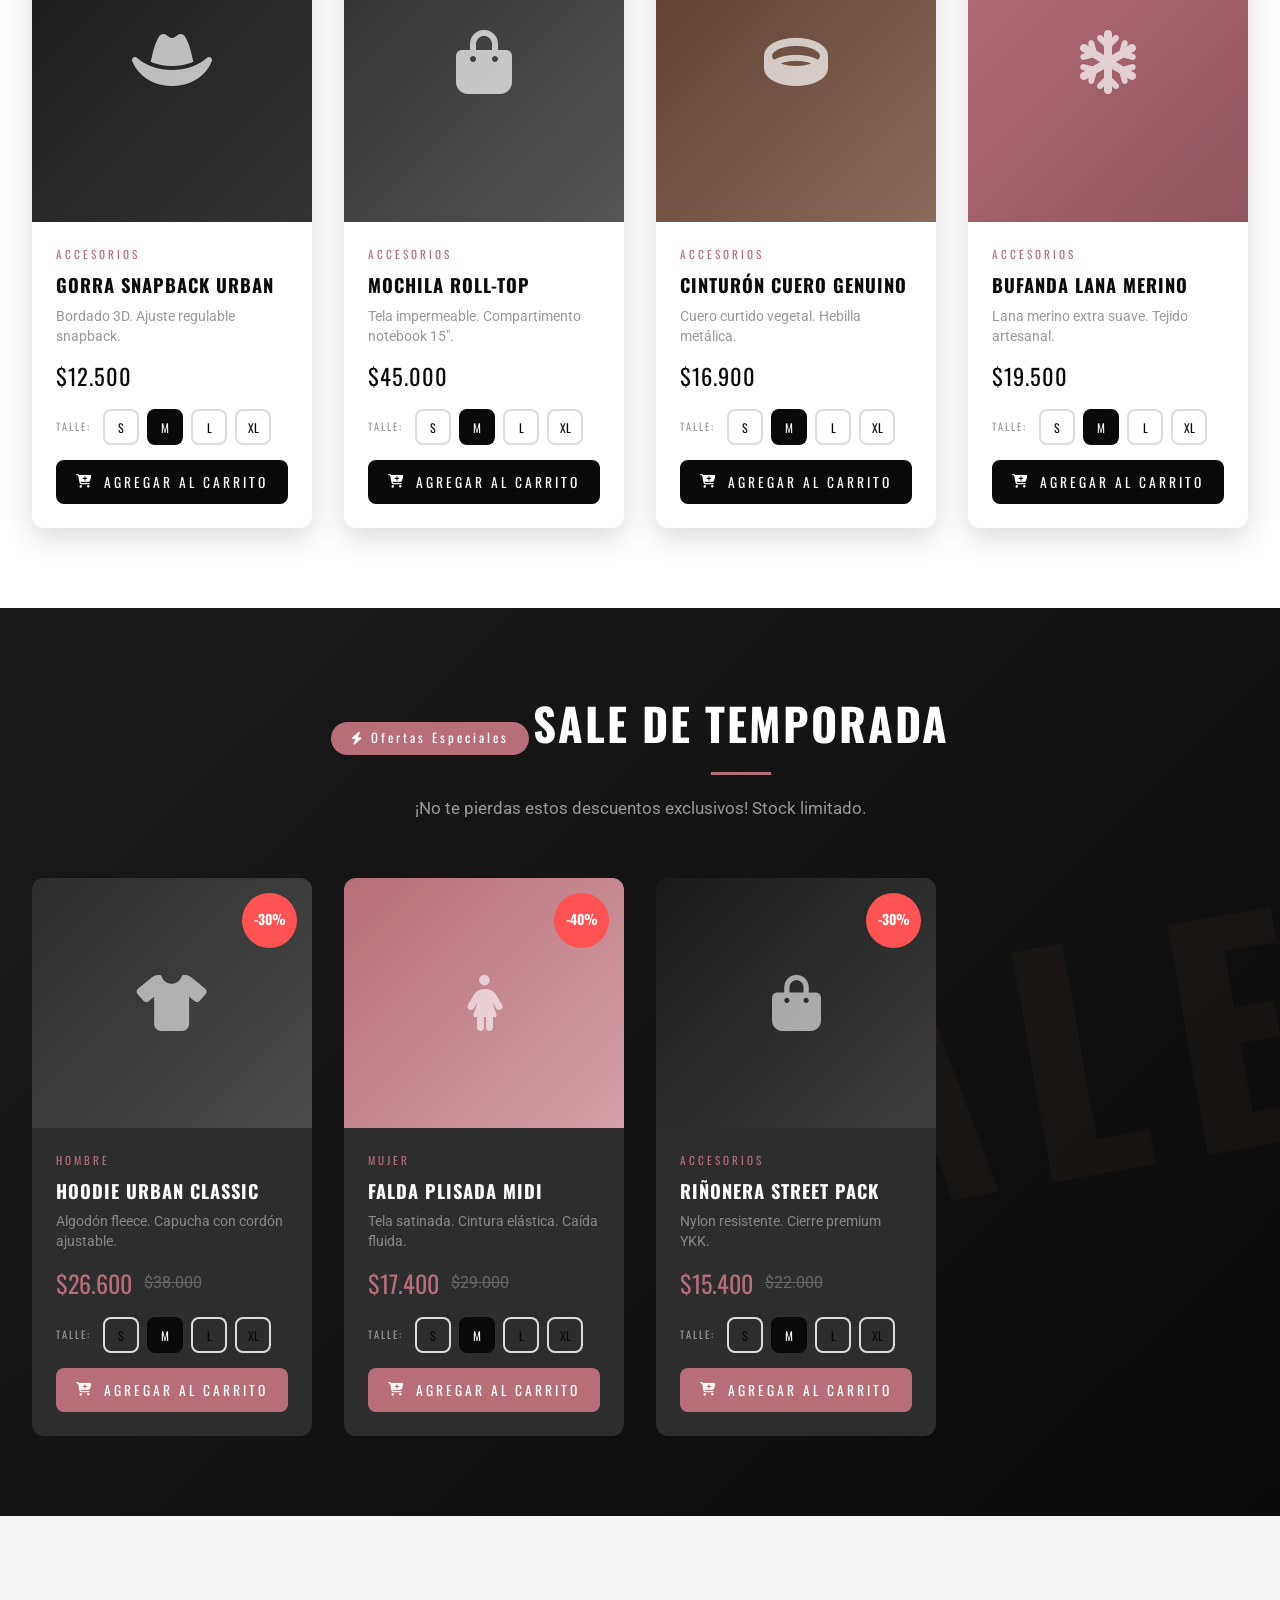
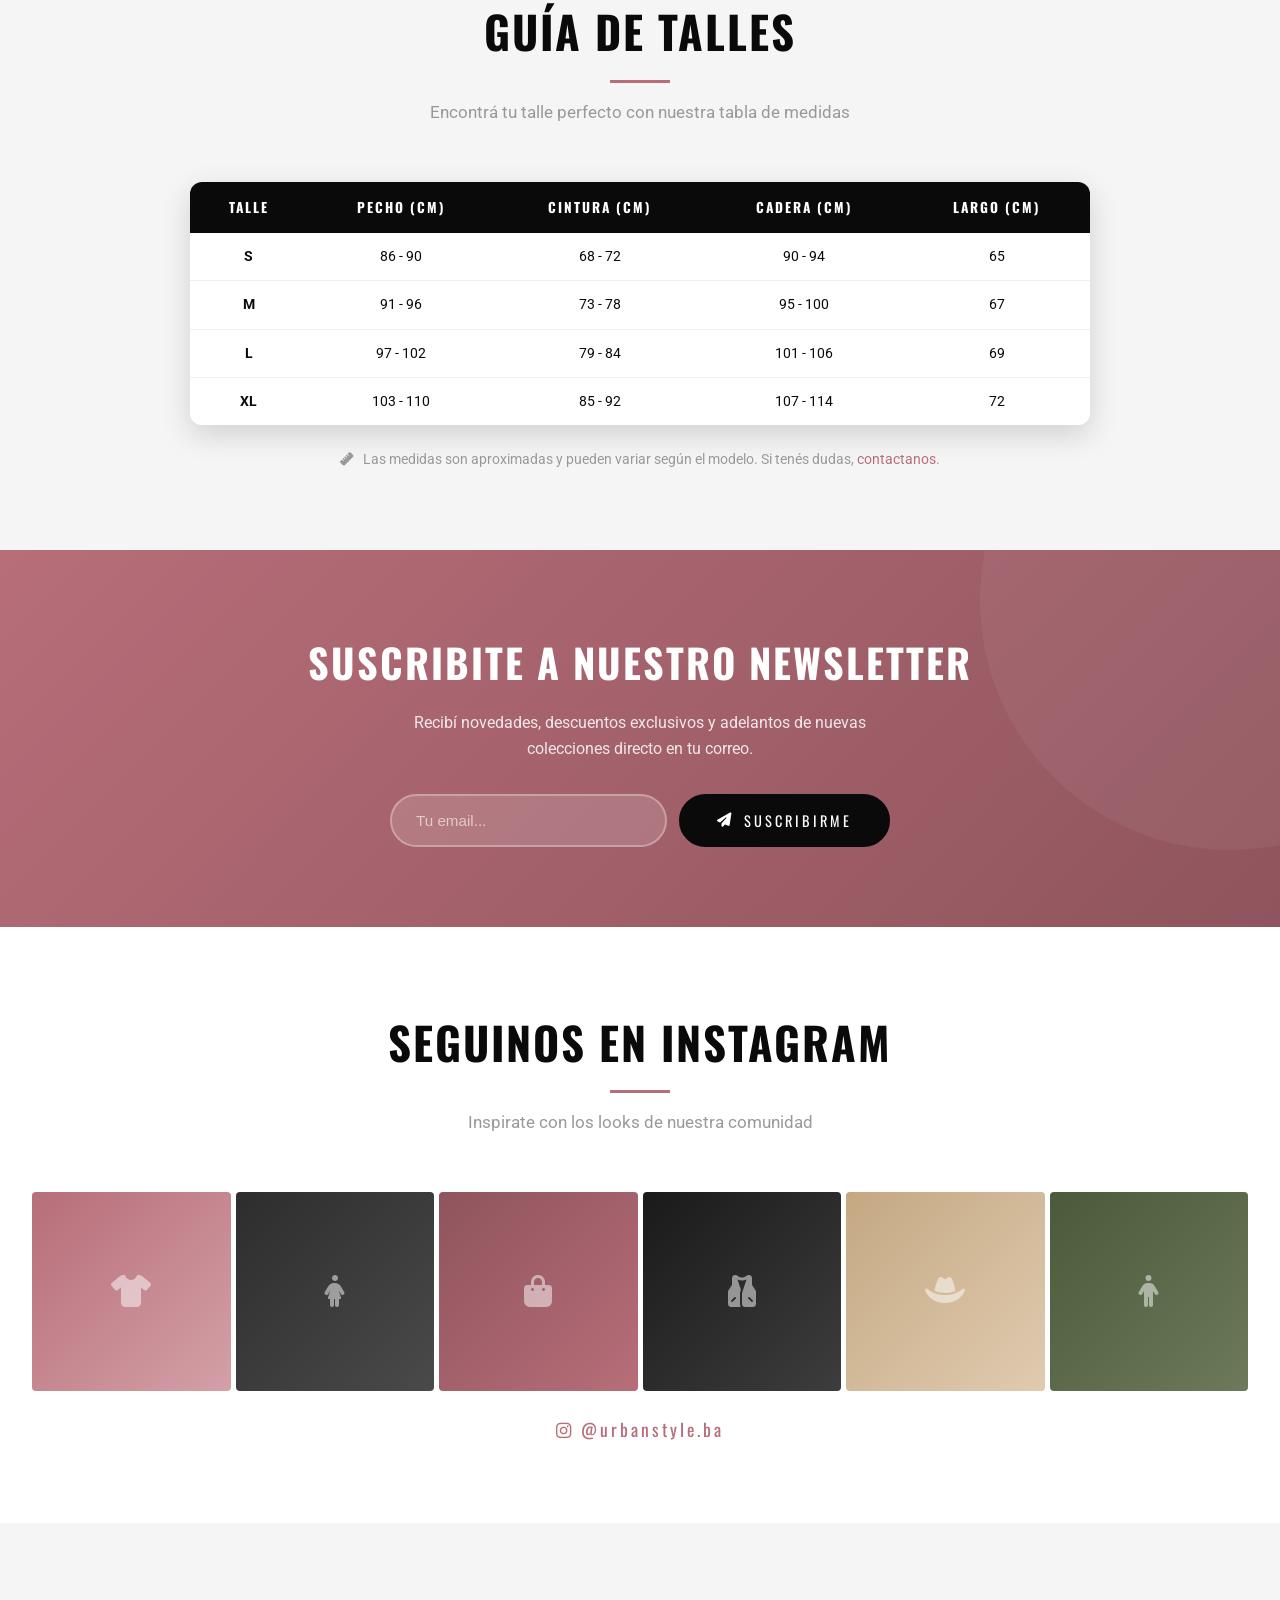
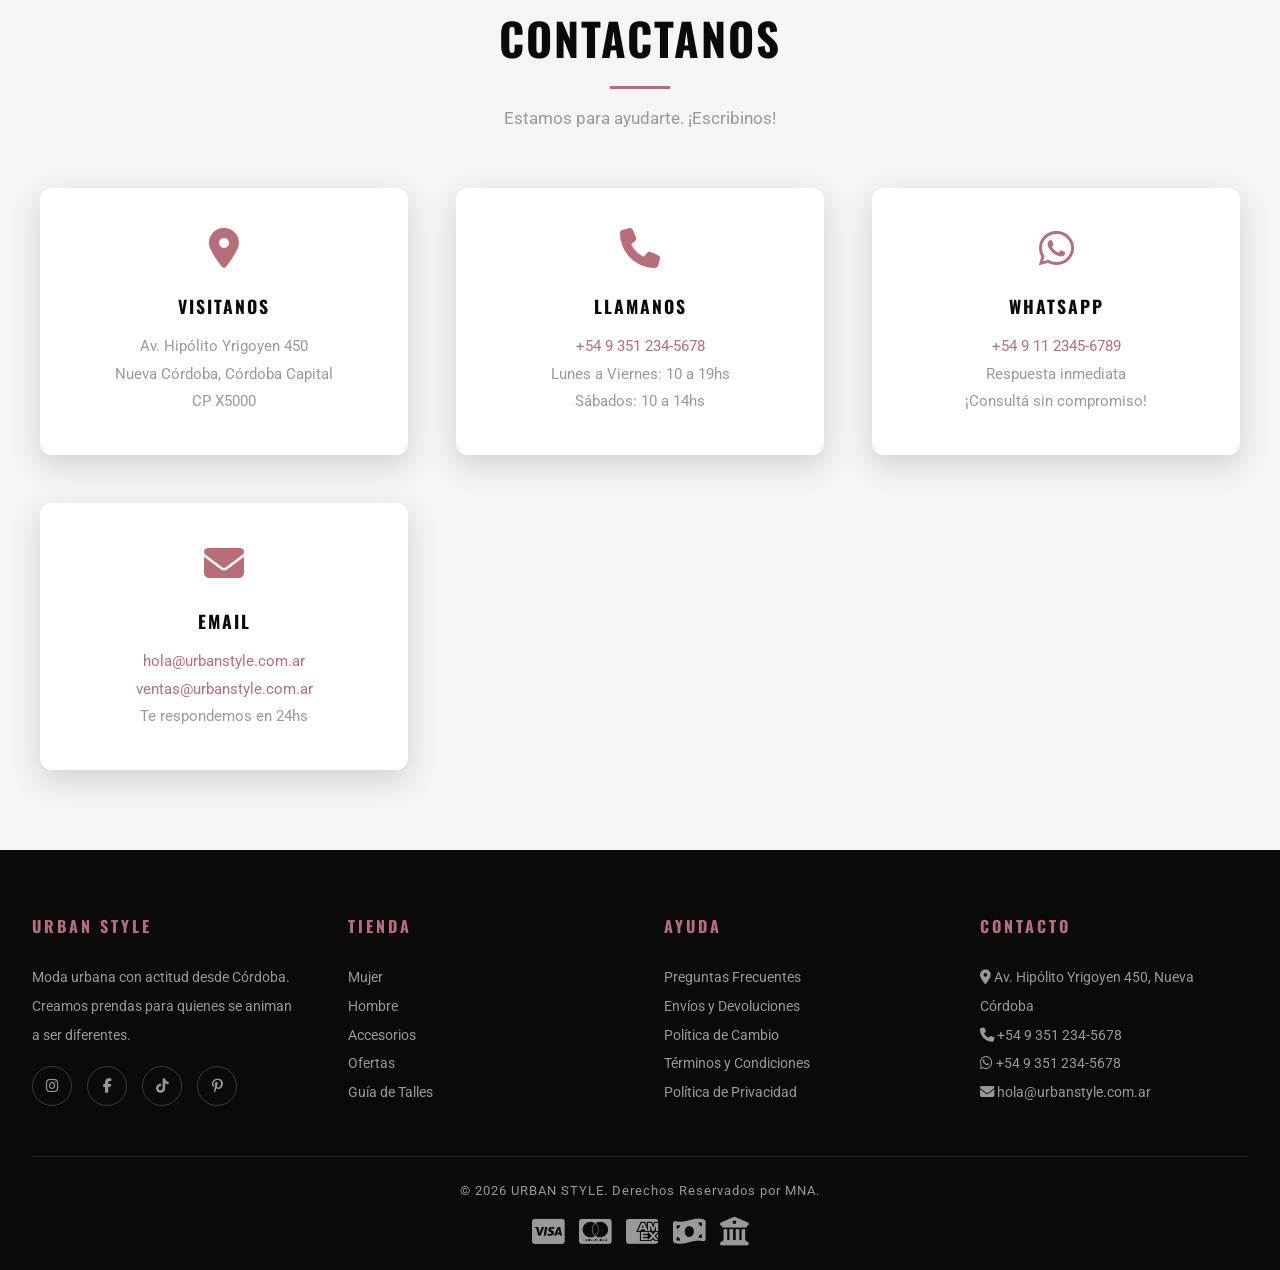
<file: ropa/index.html>
<!DOCTYPE html>
<html lang="es-AR">
<head>
  <meta charset="UTF-8">
  <meta name="viewport" content="width=device-width, initial-scale=1.0">
  <meta name="description" content="URBAN STYLE - Tienda de ropa urbana y accesorios. Moda con actitud. Córdoba, Argentina.">
  <title>URBAN STYLE | Moda Urbana - Córdoba</title>

  <script>
    if (!location.pathname.endsWith('/') && !location.pathname.endsWith('.html')) {
      location.replace(location.pathname + '/' + location.search + location.hash);
    }
  </script>

  <!-- Google Fonts -->
  <link rel="preconnect" href="https://fonts.googleapis.com">
  <link rel="preconnect" href="https://fonts.gstatic.com" crossorigin>
  <link href="https://fonts.googleapis.com/css2?family=Oswald:wght@300;400;500;600;700&family=Roboto:wght@300;400;500;700&display=swap" rel="stylesheet">

  <!-- Font Awesome -->
  <link rel="stylesheet" href="https://cdnjs.cloudflare.com/ajax/libs/font-awesome/6.5.1/css/all.min.css">

  <!-- Estilos -->
  <link rel="stylesheet" href="css/styles.css">

  <!-- Favicon placeholder -->
  <link rel="icon" href="data:image/svg+xml,<svg xmlns='http://www.w3.org/2000/svg' viewBox='0 0 100 100'><text y='.9em' font-size='90'>🖤</text></svg>">
</head>
<body>

  <!-- ==================== TOP BAR ==================== -->
  <div class="top-bar">
    <span><i class="fa-solid fa-truck-fast"></i> &nbsp; Envío gratis en compras mayores a $50.000 &nbsp; | &nbsp; 3 cuotas sin interés</span>
  </div>

  <!-- ==================== NAVBAR ==================== -->
  <nav class="navbar">
    <div class="nav-container">
      <a href="#" class="nav-logo">URBAN<span>STYLE</span></a>

      <div class="nav-links" id="nav-links">
        <a href="#inicio">Inicio</a>
        <a href="#catalogo">Mujer</a>
        <a href="#catalogo">Hombre</a>
        <a href="#catalogo">Accesorios</a>
        <a href="#ofertas">Ofertas</a>
        <a href="#contacto">Contacto</a>
      </div>

      <div style="display: flex; align-items: center; gap: 15px;">
        <div class="cart-icon-wrapper" id="cart-icon" title="Ver carrito">
          <i class="fa-solid fa-bag-shopping"></i>
          <span class="cart-badge hidden" id="cart-badge">0</span>
        </div>
        <button class="menu-toggle" id="menu-toggle" aria-label="Menú">
          <span></span><span></span><span></span>
        </button>
      </div>
    </div>
  </nav>

  <!-- ==================== HERO ==================== -->
  <section class="hero" id="inicio">
    <div class="hero-content">
      <p class="hero-subtitle">Nueva Colección 2025</p>
      <h1 class="hero-title">
        URBAN<br>
        <span>STYLE</span>
      </h1>
      <p class="hero-desc">
        Moda urbana con actitud. Descubrí las últimas tendencias 
        en ropa y accesorios para quienes marcan su propio estilo.
      </p>
      <div class="hero-buttons">
        <a href="#catalogo" class="btn btn-primary">
          <i class="fa-solid fa-arrow-right"></i> Ver Catálogo
        </a>
        <a href="#ofertas" class="btn btn-outline">
          <i class="fa-solid fa-tags"></i> Ofertas
        </a>
      </div>
    </div>
  </section>

  <!-- ==================== BANNER NOVEDADES ==================== -->
  <section class="new-arrivals-banner">
    <span class="banner-tag"><i class="fa-solid fa-wand-magic-sparkles"></i> Recién Llegados</span>
    <h2>Nueva Temporada Otoño/Invierno</h2>
    <p>
      Descubrí las prendas que van a marcar tendencia esta temporada. 
      Materiales premium, diseños exclusivos.
    </p>
    <a href="#catalogo" class="btn btn-primary">
      <i class="fa-solid fa-fire"></i> Explorar Novedades
    </a>
  </section>

  <!-- ==================== CATÁLOGO ==================== -->
  <section class="section" id="catalogo">
    <div class="container">
      <div class="section-header">
        <h2>Nuestro Catálogo</h2>
        <p>Explorá nuestra colección completa de ropa y accesorios urbanos</p>
      </div>

      <!-- Filtros de categoría -->
      <div class="category-filters">
        <button class="filter-btn active" data-categoria="todos" onclick="filtrarProductos('todos')">
          <i class="fa-solid fa-table-cells"></i> Todos
        </button>
        <button class="filter-btn" data-categoria="mujer" onclick="filtrarProductos('mujer')">
          <i class="fa-solid fa-person-dress"></i> Mujer
        </button>
        <button class="filter-btn" data-categoria="hombre" onclick="filtrarProductos('hombre')">
          <i class="fa-solid fa-person"></i> Hombre
        </button>
        <button class="filter-btn" data-categoria="accesorios" onclick="filtrarProductos('accesorios')">
          <i class="fa-solid fa-gem"></i> Accesorios
        </button>
      </div>

      <!-- Grilla de productos (se genera con JS) -->
      <div class="products-grid" id="products-grid">
        <!-- Los productos se insertan dinámicamente -->
      </div>
    </div>
  </section>

  <!-- ==================== OFERTAS ==================== -->
  <section class="ofertas-section" id="ofertas">
    <div class="section-header">
      <span class="banner-tag" style="margin-bottom: 1.5rem; display: inline-block;">
        <i class="fa-solid fa-bolt"></i> Ofertas Especiales
      </span>
      <h2>Sale de Temporada</h2>
      <p>¡No te pierdas estos descuentos exclusivos! Stock limitado.</p>
    </div>
    
    <div class="ofertas-grid" id="ofertas-grid">
      <!-- Las ofertas se insertan dinámicamente -->
    </div>
  </section>

  <!-- ==================== GUÍA DE TALLES ==================== -->
  <section class="size-guide-section" id="guia-talles">
    <div class="section-header">
      <h2>Guía de Talles</h2>
      <p>Encontrá tu talle perfecto con nuestra tabla de medidas</p>
    </div>
    <div class="size-guide-container">
      <div class="size-table-wrapper">
        <table class="size-table">
          <thead>
            <tr>
              <th>Talle</th>
              <th>Pecho (cm)</th>
              <th>Cintura (cm)</th>
              <th>Cadera (cm)</th>
              <th>Largo (cm)</th>
            </tr>
          </thead>
          <tbody>
            <tr>
              <td><strong>S</strong></td>
              <td>86 - 90</td>
              <td>68 - 72</td>
              <td>90 - 94</td>
              <td>65</td>
            </tr>
            <tr>
              <td><strong>M</strong></td>
              <td>91 - 96</td>
              <td>73 - 78</td>
              <td>95 - 100</td>
              <td>67</td>
            </tr>
            <tr>
              <td><strong>L</strong></td>
              <td>97 - 102</td>
              <td>79 - 84</td>
              <td>101 - 106</td>
              <td>69</td>
            </tr>
            <tr>
              <td><strong>XL</strong></td>
              <td>103 - 110</td>
              <td>85 - 92</td>
              <td>107 - 114</td>
              <td>72</td>
            </tr>
          </tbody>
        </table>
      </div>
      <p style="text-align: center; margin-top: 1.5rem; color: #999; font-size: 0.85rem;">
        <i class="fa-solid fa-ruler"></i> &nbsp;
        Las medidas son aproximadas y pueden variar según el modelo. 
        Si tenés dudas, <a href="#contacto" style="color: #B76E79;">contactanos</a>.
      </p>
    </div>
  </section>

  <!-- ==================== NEWSLETTER ==================== -->
  <section class="newsletter-section" id="newsletter">
    <h2>Suscribite a Nuestro Newsletter</h2>
    <p>Recibí novedades, descuentos exclusivos y adelantos de nuevas colecciones directo en tu correo.</p>
    <form class="newsletter-form" id="newsletter-form">
      <input type="email" placeholder="Tu email..." required>
      <button type="submit" class="btn btn-dark">
        <i class="fa-solid fa-paper-plane"></i> Suscribirme
      </button>
    </form>
  </section>

  <!-- ==================== INSTAGRAM FEED ==================== -->
  <section class="instagram-section" id="instagram">
    <div class="section-header">
      <h2>Seguinos en Instagram</h2>
      <p>Inspirate con los looks de nuestra comunidad</p>
    </div>
    <div class="instagram-grid">
      <div class="insta-item">
        <div class="insta-placeholder" style="background: linear-gradient(135deg, #B76E79, #d4a0a7);">
          <i class="fa-solid fa-shirt"></i>
        </div>
        <div class="insta-overlay"><i class="fa-brands fa-instagram"></i></div>
      </div>
      <div class="insta-item">
        <div class="insta-placeholder" style="background: linear-gradient(135deg, #2d2d2d, #4a4a4a);">
          <i class="fa-solid fa-person-dress"></i>
        </div>
        <div class="insta-overlay"><i class="fa-brands fa-instagram"></i></div>
      </div>
      <div class="insta-item">
        <div class="insta-placeholder" style="background: linear-gradient(135deg, #8f545d, #B76E79);">
          <i class="fa-solid fa-bag-shopping"></i>
        </div>
        <div class="insta-overlay"><i class="fa-brands fa-instagram"></i></div>
      </div>
      <div class="insta-item">
        <div class="insta-placeholder" style="background: linear-gradient(135deg, #1a1a1a, #3d3d3d);">
          <i class="fa-solid fa-vest"></i>
        </div>
        <div class="insta-overlay"><i class="fa-brands fa-instagram"></i></div>
      </div>
      <div class="insta-item">
        <div class="insta-placeholder" style="background: linear-gradient(135deg, #c4a882, #e0cbb0);">
          <i class="fa-solid fa-hat-cowboy"></i>
        </div>
        <div class="insta-overlay"><i class="fa-brands fa-instagram"></i></div>
      </div>
      <div class="insta-item">
        <div class="insta-placeholder" style="background: linear-gradient(135deg, #4a5a3a, #6b7a5a);">
          <i class="fa-solid fa-person"></i>
        </div>
        <div class="insta-overlay"><i class="fa-brands fa-instagram"></i></div>
      </div>
    </div>
    <p class="insta-handle">
      <a href="https://instagram.com/urbanstyle.ba" target="_blank">
        <i class="fa-brands fa-instagram"></i> @urbanstyle.ba
      </a>
    </p>
  </section>

  <!-- ==================== CONTACTO ==================== -->
  <section class="contact-section" id="contacto">
    <div class="section-header">
      <h2>Contactanos</h2>
      <p>Estamos para ayudarte. ¡Escribinos!</p>
    </div>
    <div class="contact-grid">
      <div class="contact-info-card">
        <i class="fa-solid fa-location-dot"></i>
        <h3>Visitanos</h3>
        <p>
          Av. Hipólito Yrigoyen 450<br>
          Nueva Córdoba, Córdoba Capital<br>
          CP X5000
        </p>
      </div>
      <div class="contact-info-card">
        <i class="fa-solid fa-phone"></i>
        <h3>Llamanos</h3>
        <p>
          <a href="tel:+5493512345678">+54 9 351 234-5678</a><br>
          Lunes a Viernes: 10 a 19hs<br>
          Sábados: 10 a 14hs
        </p>
      </div>
      <div class="contact-info-card">
        <i class="fa-brands fa-whatsapp"></i>
        <h3>WhatsApp</h3>
        <p>
          <a href="https://wa.me/5491123456789?text=Hola!%20Quiero%20consultar%20sobre..." target="_blank">
            +54 9 11 2345-6789
          </a><br>
          Respuesta inmediata<br>
          ¡Consultá sin compromiso!
        </p>
      </div>
      <div class="contact-info-card">
        <i class="fa-solid fa-envelope"></i>
        <h3>Email</h3>
        <p>
          <a href="mailto:hola@urbanstyle.com.ar">hola@urbanstyle.com.ar</a><br>
          <a href="mailto:ventas@urbanstyle.com.ar">ventas@urbanstyle.com.ar</a><br>
          Te respondemos en 24hs
        </p>
      </div>
    </div>
  </section>

  <!-- ==================== FOOTER ==================== -->
  <footer class="footer">
    <div class="footer-grid">
      <div class="footer-col">
        <h4>Urban Style</h4>
        <p>
          Moda urbana con actitud desde Córdoba. 
          Creamos prendas para quienes se animan a ser diferentes.
        </p>
        <div class="footer-social">
          <a href="#" title="Instagram"><i class="fa-brands fa-instagram"></i></a>
          <a href="#" title="Facebook"><i class="fa-brands fa-facebook-f"></i></a>
          <a href="#" title="TikTok"><i class="fa-brands fa-tiktok"></i></a>
          <a href="#" title="Pinterest"><i class="fa-brands fa-pinterest-p"></i></a>
        </div>
      </div>
      <div class="footer-col">
        <h4>Tienda</h4>
        <a class="footer-link" href="#catalogo">Mujer</a>
        <a class="footer-link" href="#catalogo">Hombre</a>
        <a class="footer-link" href="#catalogo">Accesorios</a>
        <a class="footer-link" href="#ofertas">Ofertas</a>
        <a class="footer-link" href="#guia-talles">Guía de Talles</a>
      </div>
      <div class="footer-col">
        <h4>Ayuda</h4>
        <a class="footer-link" href="#">Preguntas Frecuentes</a>
        <a class="footer-link" href="#">Envíos y Devoluciones</a>
        <a class="footer-link" href="#">Política de Cambio</a>
        <a class="footer-link" href="#">Términos y Condiciones</a>
        <a class="footer-link" href="#">Política de Privacidad</a>
      </div>
      <div class="footer-col">
        <h4>Contacto</h4>
        <p><i class="fa-solid fa-location-dot"></i> Av. Hipólito Yrigoyen 450, Nueva Córdoba</p>
        <p><i class="fa-solid fa-phone"></i> +54 9 351 234-5678</p>
        <p><i class="fa-brands fa-whatsapp"></i> +54 9 351 234-5678</p>
        <p><i class="fa-solid fa-envelope"></i> hola@urbanstyle.com.ar</p>
      </div>
    </div>
    <div class="footer-bottom">
      <p>&copy; 2026 URBAN STYLE. Derechos Reservados por MNA.</p>
      <div class="footer-payments">
        <i class="fa-brands fa-cc-visa" title="Visa"></i>
        <i class="fa-brands fa-cc-mastercard" title="Mastercard"></i>
        <i class="fa-brands fa-cc-amex" title="American Express"></i>
        <i class="fa-solid fa-money-bill-wave" title="Efectivo"></i>
        <i class="fa-solid fa-building-columns" title="Transferencia"></i>
      </div>
    </div>
  </footer>

  <!-- ==================== CARRITO SIDEBAR ==================== -->
  <div class="cart-overlay" id="cart-overlay"></div>
  <aside class="cart-sidebar" id="cart-sidebar">
    <div class="cart-header">
      <h3><i class="fa-solid fa-bag-shopping"></i> &nbsp;Tu Carrito</h3>
      <button class="cart-close" id="cart-close" title="Cerrar">
        <i class="fa-solid fa-xmark"></i>
      </button>
    </div>
    <div class="cart-items" id="cart-items">
      <!-- Items del carrito se renderizan con JS -->
      <div class="cart-empty">
        <i class="fa-solid fa-bag-shopping"></i>
        <p>Tu carrito está vacío</p>
        <p style="font-size: 0.8rem; margin-top: 8px;">¡Explorá nuestra colección!</p>
      </div>
    </div>
    <div class="cart-footer">
      <div class="cart-subtotal">
        <span>Subtotal:</span>
        <span id="cart-subtotal">$0</span>
      </div>
      <div class="cart-total">
        <span>Total:</span>
        <span class="total-amount" id="cart-total">$0</span>
      </div>
      <div class="cart-actions">
        <button class="btn-checkout" id="btn-checkout">
          <i class="fa-solid fa-lock"></i> Pagar con Mercado Pago
        </button>
        <button class="btn-clear-cart" id="btn-clear-cart">
          <i class="fa-solid fa-trash"></i> Vaciar Carrito
        </button>
      </div>
    </div>
  </aside>

  <!-- ==================== TOAST NOTIFICATION ==================== -->
  <div class="toast" id="toast">
    <i class="fa-solid fa-circle-check"></i>
    <p>Producto agregado al carrito</p>
  </div>

  <!-- ==================== SCROLL TO TOP ==================== -->
  <button class="scroll-top" title="Volver arriba">
    <i class="fa-solid fa-chevron-up"></i>
  </button>

  <!-- ==================== SCRIPTS ==================== -->
  <!-- SDK de Mercado Pago (necesario para pagos reales) -->
  <script src="https://sdk.mercadopago.com/js/v2"></script>
  
  <!-- Sistema de carrito y Mercado Pago -->
  <script src="js/mercadopago.js"></script>

</body>
</html>
</file>
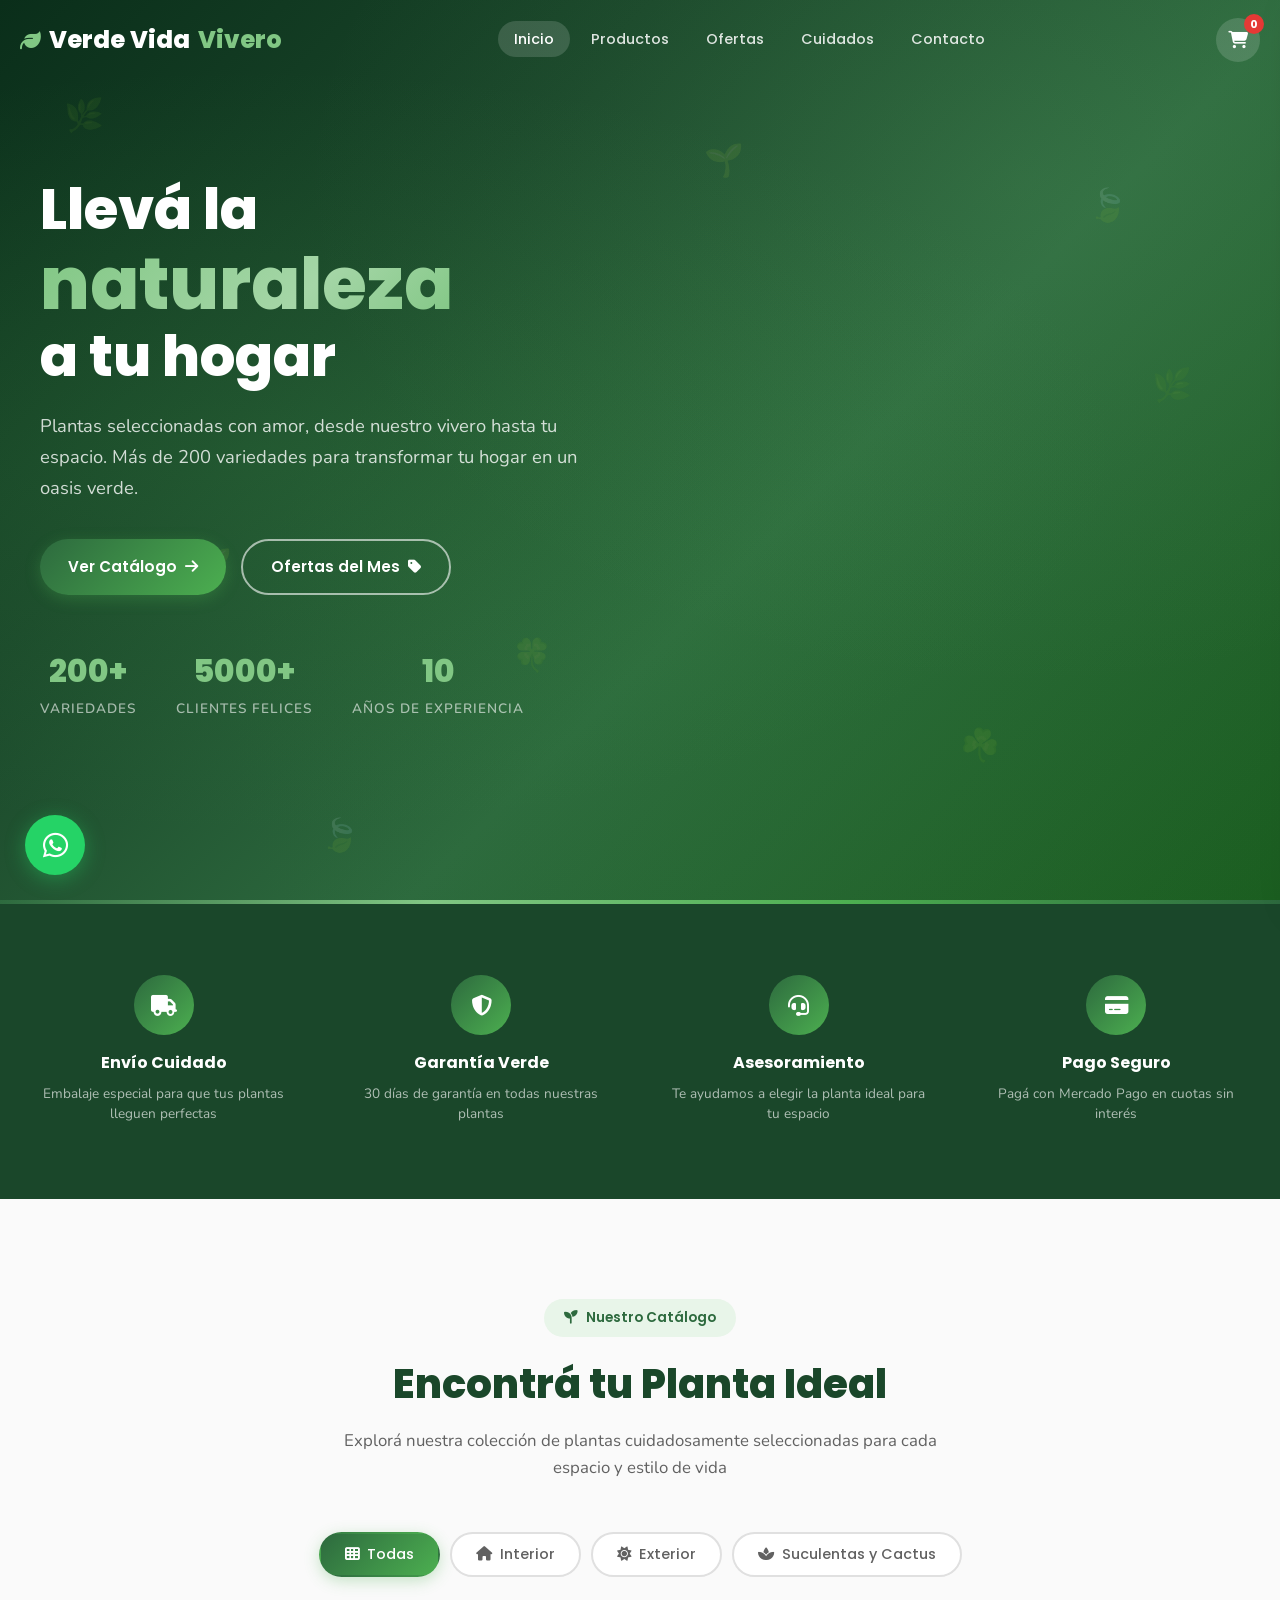
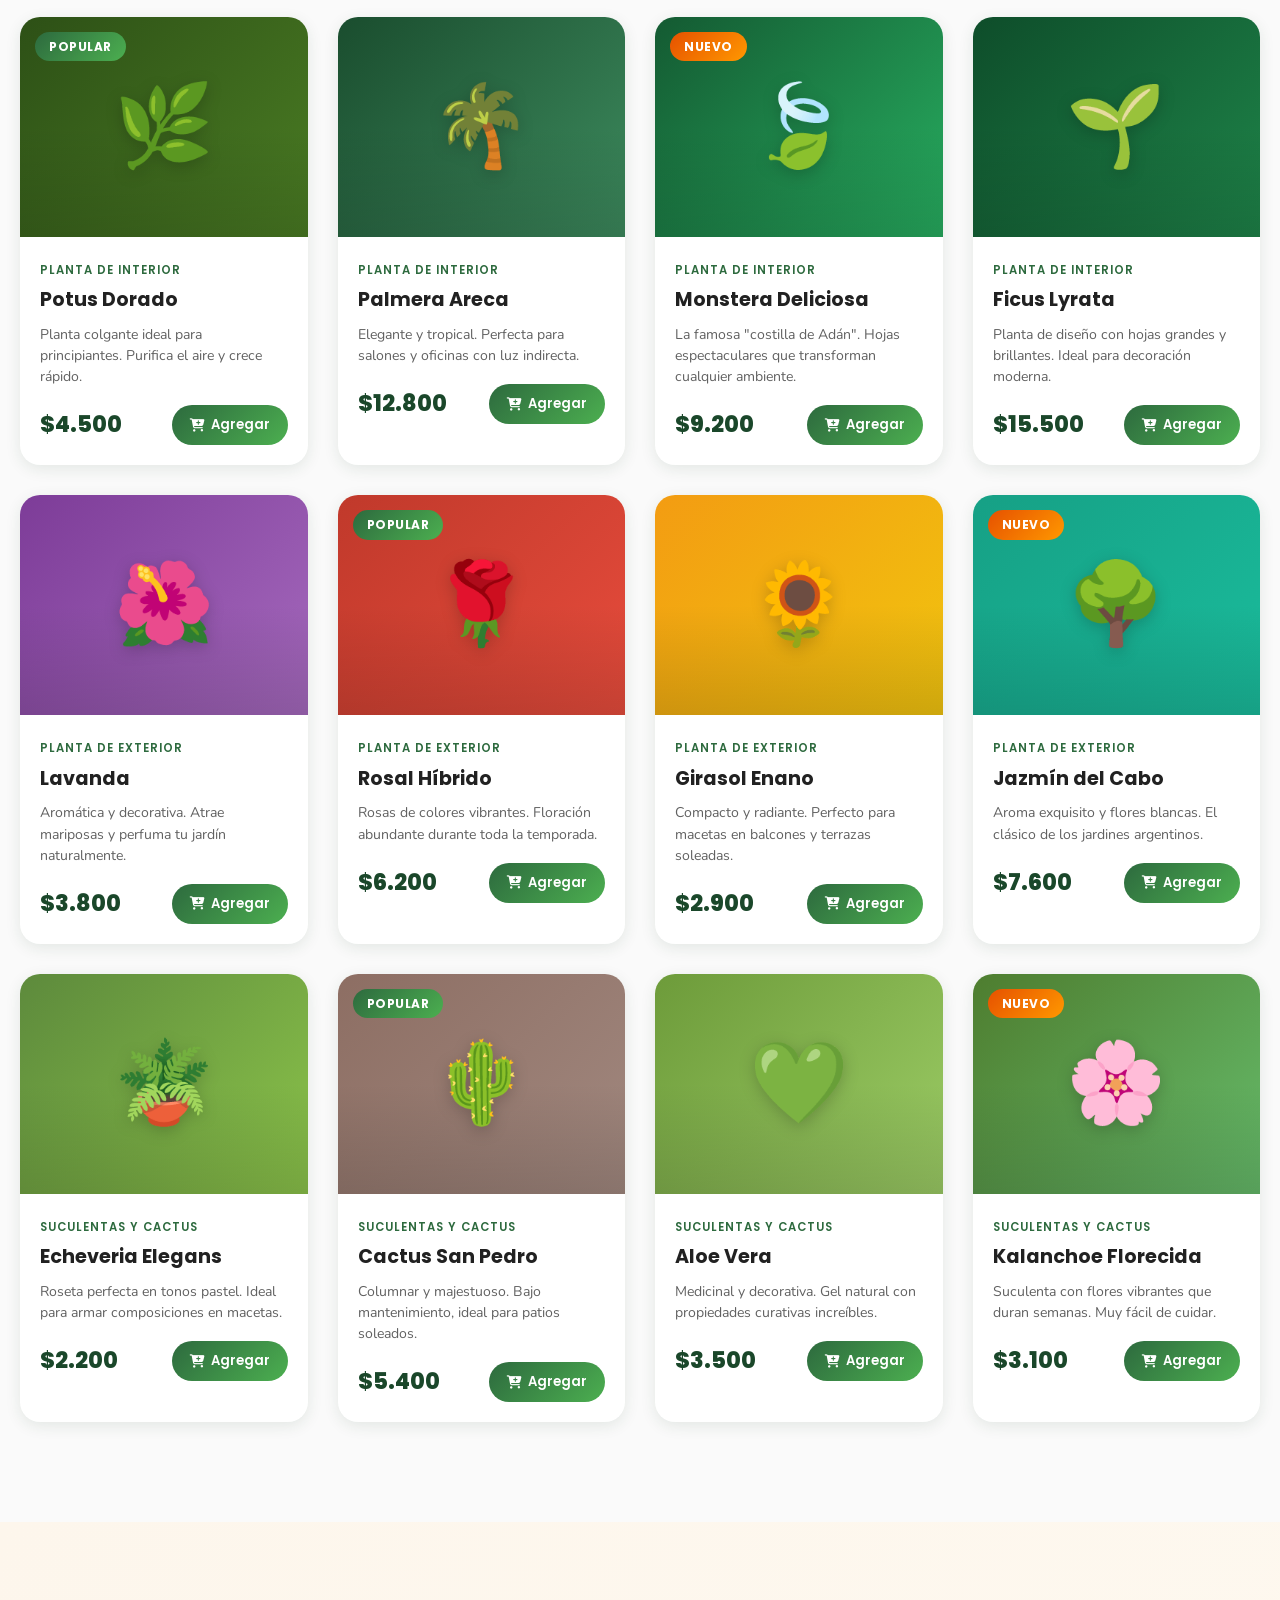
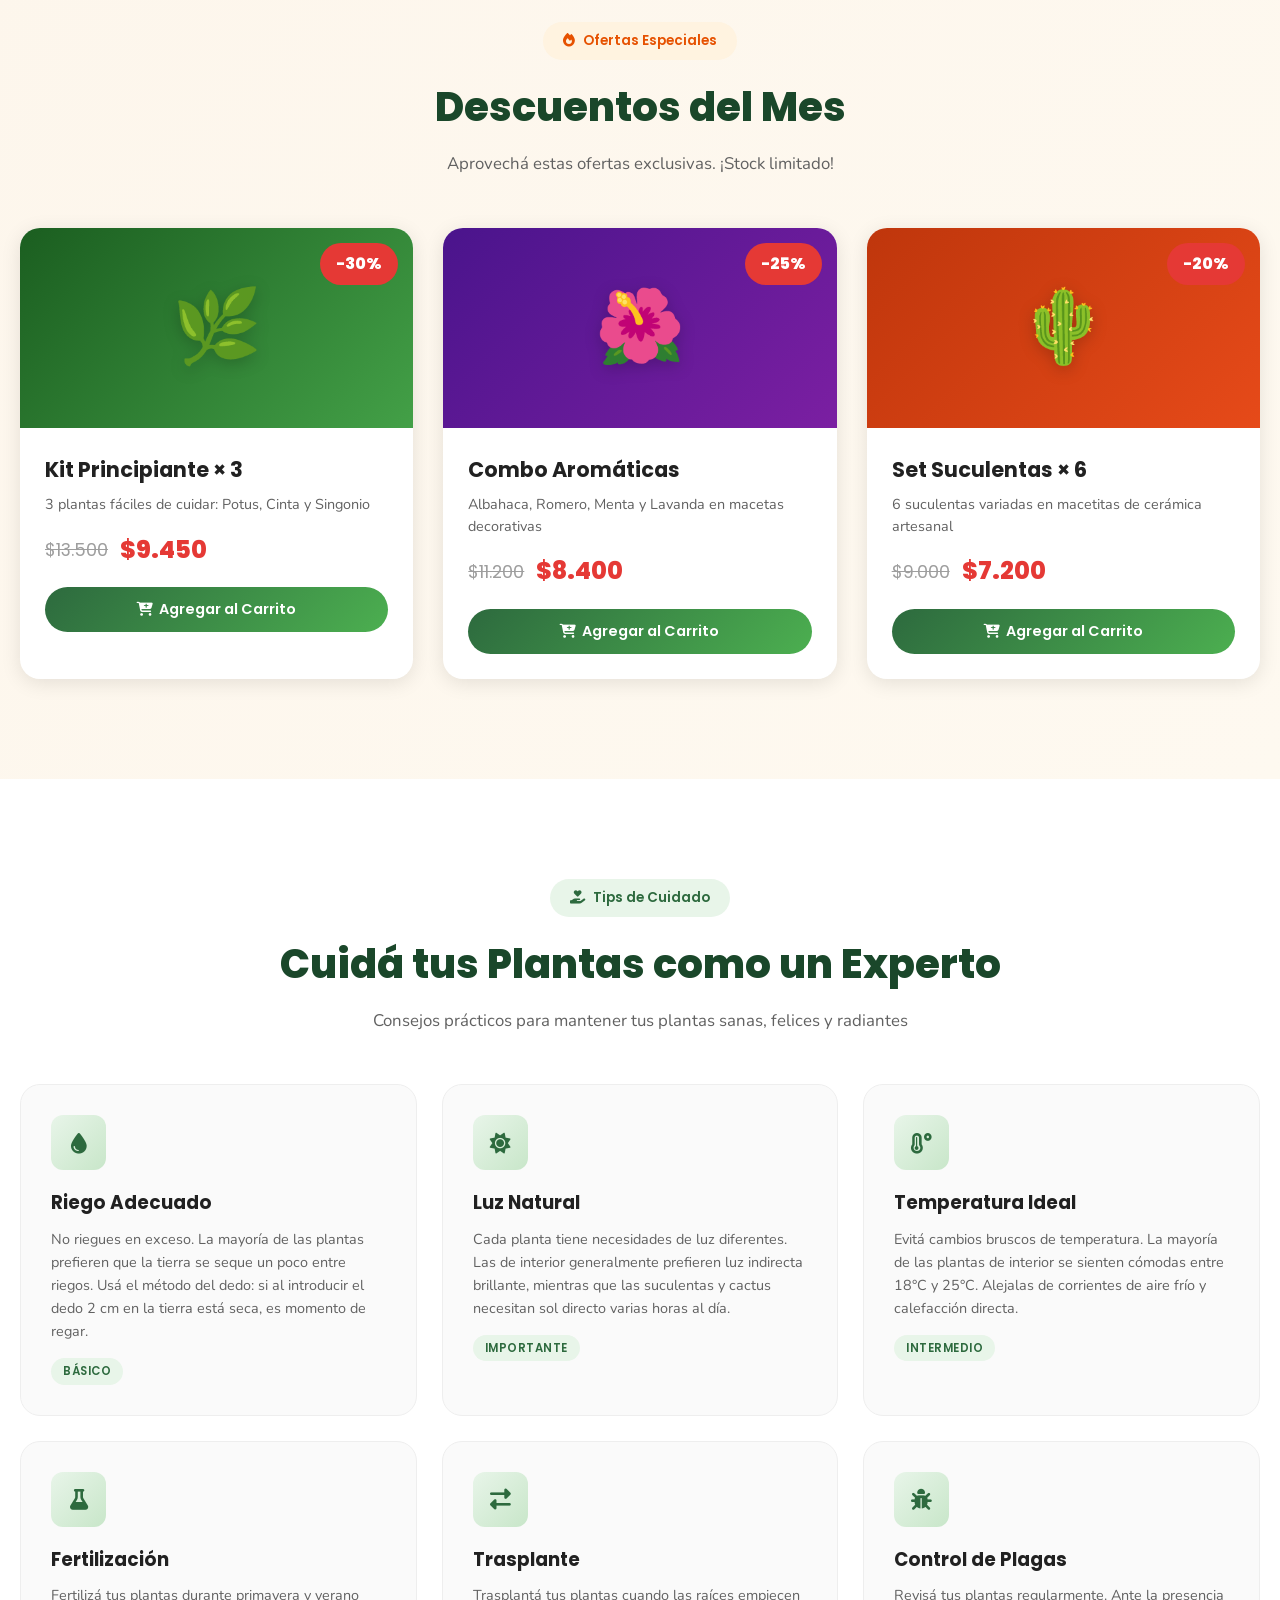
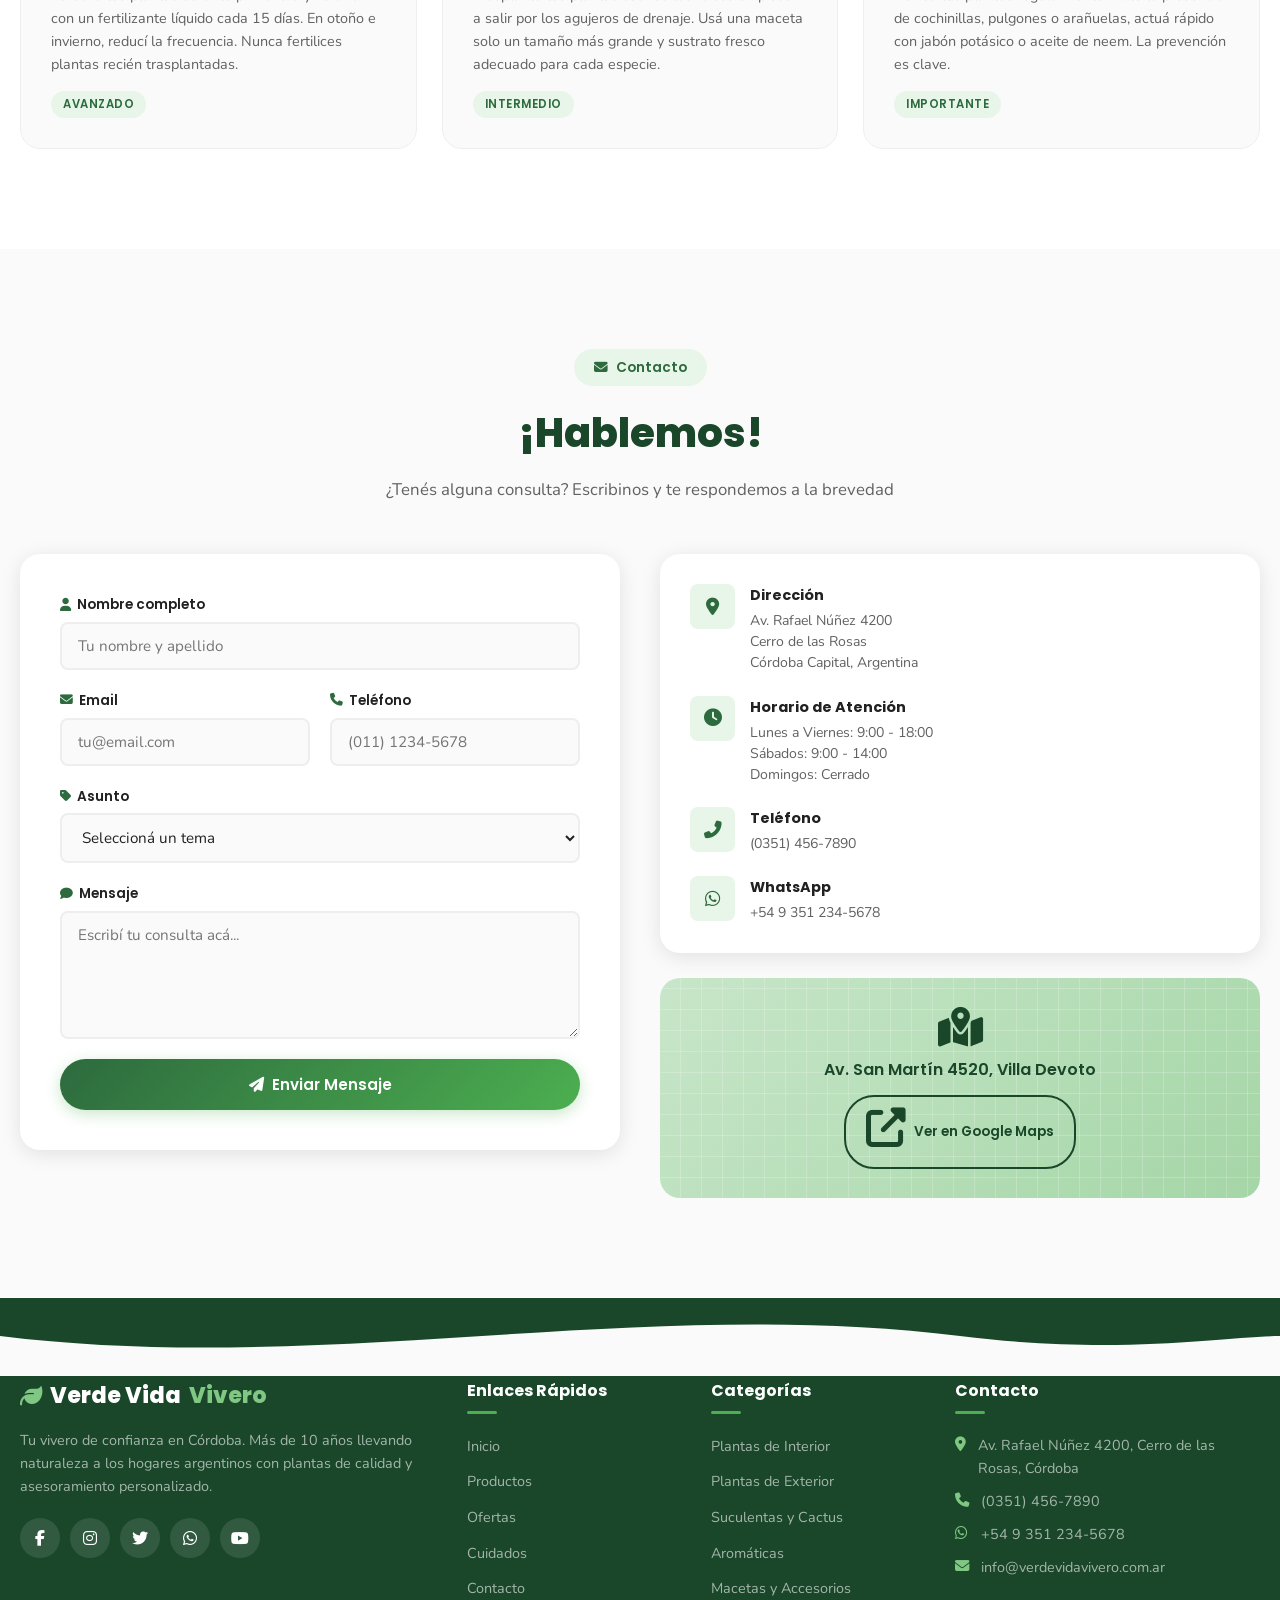
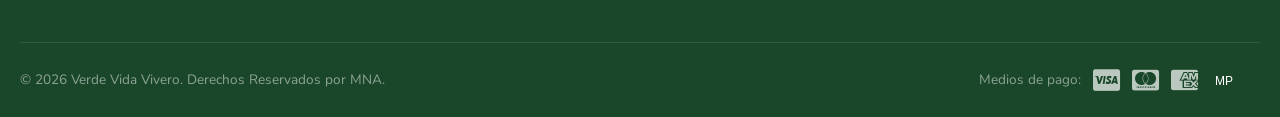
<file: vivero/index.html>
<!DOCTYPE html>
<html lang="es-AR">
<head>
    <meta charset="UTF-8">
    <meta name="viewport" content="width=device-width, initial-scale=1.0">
    <title>Verde Vida Vivero — Plantas, Naturaleza y Vida</title>
    <meta name="description" content="Verde Vida Vivero: tu vivero online en Argentina. Plantas de interior, exterior, suculentas, cactus y más. Envíos a todo el país.">
    <script>
        if (!location.pathname.endsWith('/') && !location.pathname.endsWith('.html')) {
            location.replace(location.pathname + '/' + location.search + location.hash);
        }
    </script>
    <link rel="preconnect" href="https://fonts.googleapis.com">
    <link rel="preconnect" href="https://fonts.gstatic.com" crossorigin>
    <link href="https://fonts.googleapis.com/css2?family=Poppins:wght@400;600;700;800&family=Nunito:wght@300;400;600;700&display=swap" rel="stylesheet">
    <link rel="stylesheet" href="https://cdnjs.cloudflare.com/ajax/libs/font-awesome/6.5.1/css/all.min.css">
    <link rel="stylesheet" href="css/styles.css">
</head>
<body>

    <!-- ==================== NAVBAR ==================== -->
    <nav class="navbar" id="navbar">
        <div class="nav-container">
            <a href="#" class="nav-logo">
                <i class="fas fa-leaf"></i> Verde Vida <span>Vivero</span>
            </a>
            <ul class="nav-menu" id="navMenu">
                <li><a href="#inicio" class="nav-link active">Inicio</a></li>
                <li><a href="#productos" class="nav-link">Productos</a></li>
                <li><a href="#ofertas" class="nav-link">Ofertas</a></li>
                <li><a href="#cuidados" class="nav-link">Cuidados</a></li>
                <li><a href="#contacto" class="nav-link">Contacto</a></li>
            </ul>
            <div class="nav-actions">
                <button class="cart-btn" id="cartBtn" aria-label="Abrir carrito">
                    <i class="fas fa-shopping-cart"></i>
                    <span class="cart-count" id="cartCount">0</span>
                </button>
                <button class="hamburger" id="hamburger" aria-label="Menú">
                    <span></span><span></span><span></span>
                </button>
            </div>
        </div>
    </nav>

    <!-- ==================== HERO ==================== -->
    <header class="hero" id="inicio">
        <div class="hero-overlay"></div>
        <div class="hero-particles">
            <span class="particle">🌿</span>
            <span class="particle">🍃</span>
            <span class="particle">🌱</span>
            <span class="particle">☘️</span>
            <span class="particle">🌿</span>
            <span class="particle">🍀</span>
            <span class="particle">🌱</span>
            <span class="particle">🍃</span>
        </div>
        <div class="hero-content">
            <h1 class="hero-title">
                <span class="hero-title-line">Llevá la</span>
                <span class="hero-title-highlight">naturaleza</span>
                <span class="hero-title-line">a tu hogar</span>
            </h1>
            <p class="hero-subtitle">Plantas seleccionadas con amor, desde nuestro vivero hasta tu espacio. Más de 200 variedades para transformar tu hogar en un oasis verde.</p>
            <div class="hero-buttons">
                <a href="#productos" class="btn btn-primary">Ver Catálogo <i class="fas fa-arrow-right"></i></a>
                <a href="#ofertas" class="btn btn-outline">Ofertas del Mes <i class="fas fa-tag"></i></a>
            </div>
            <div class="hero-stats">
                <div class="stat">
                    <span class="stat-number">200+</span>
                    <span class="stat-label">Variedades</span>
                </div>
                <div class="stat">
                    <span class="stat-number">5000+</span>
                    <span class="stat-label">Clientes felices</span>
                </div>
                <div class="stat">
                    <span class="stat-number">10</span>
                    <span class="stat-label">Años de experiencia</span>
                </div>
            </div>
        </div>
    </header>

    <!-- ==================== BENEFICIOS ==================== -->
    <section class="benefits">
        <div class="container">
            <div class="benefits-grid">
                <div class="benefit-card">
                    <div class="benefit-icon"><i class="fas fa-truck"></i></div>
                    <h3>Envío Cuidado</h3>
                    <p>Embalaje especial para que tus plantas lleguen perfectas</p>
                </div>
                <div class="benefit-card">
                    <div class="benefit-icon"><i class="fas fa-shield-alt"></i></div>
                    <h3>Garantía Verde</h3>
                    <p>30 días de garantía en todas nuestras plantas</p>
                </div>
                <div class="benefit-card">
                    <div class="benefit-icon"><i class="fas fa-headset"></i></div>
                    <h3>Asesoramiento</h3>
                    <p>Te ayudamos a elegir la planta ideal para tu espacio</p>
                </div>
                <div class="benefit-card">
                    <div class="benefit-icon"><i class="fas fa-credit-card"></i></div>
                    <h3>Pago Seguro</h3>
                    <p>Pagá con Mercado Pago en cuotas sin interés</p>
                </div>
            </div>
        </div>
    </section>

    <!-- ==================== PRODUCTOS ==================== -->
    <section class="products-section" id="productos">
        <div class="container">
            <div class="section-header">
                <span class="section-tag"><i class="fas fa-seedling"></i> Nuestro Catálogo</span>
                <h2 class="section-title">Encontrá tu Planta Ideal</h2>
                <p class="section-subtitle">Explorá nuestra colección de plantas cuidadosamente seleccionadas para cada espacio y estilo de vida</p>
            </div>

            <div class="filter-buttons">
                <button class="filter-btn active" data-filter="todas">
                    <i class="fas fa-th"></i> Todas
                </button>
                <button class="filter-btn" data-filter="interior">
                    <i class="fas fa-home"></i> Interior
                </button>
                <button class="filter-btn" data-filter="exterior">
                    <i class="fas fa-sun"></i> Exterior
                </button>
                <button class="filter-btn" data-filter="suculentas">
                    <i class="fas fa-spa"></i> Suculentas y Cactus
                </button>
            </div>

            <div class="products-grid" id="productsGrid">

                <!-- PLANTAS DE INTERIOR -->
                <div class="product-card" data-category="interior">
                    <div class="product-badge">Popular</div>
                    <div class="product-image" style="background: linear-gradient(135deg, #2d5016, #4a7c23);">
                        <span class="plant-emoji">🌿</span>
                    </div>
                    <div class="product-info">
                        <span class="product-category">Planta de Interior</span>
                        <h3 class="product-name">Potus Dorado</h3>
                        <p class="product-description">Planta colgante ideal para principiantes. Purifica el aire y crece rápido.</p>
                        <div class="product-footer">
                            <span class="product-price">$4.500</span>
                            <button class="add-to-cart-btn" data-id="1" data-name="Potus Dorado" data-price="4500">
                                <i class="fas fa-cart-plus"></i> Agregar
                            </button>
                        </div>
                    </div>
                </div>

                <div class="product-card" data-category="interior">
                    <div class="product-image" style="background: linear-gradient(135deg, #1a4d2e, #3d8b5e);">
                        <span class="plant-emoji">🌴</span>
                    </div>
                    <div class="product-info">
                        <span class="product-category">Planta de Interior</span>
                        <h3 class="product-name">Palmera Areca</h3>
                        <p class="product-description">Elegante y tropical. Perfecta para salones y oficinas con luz indirecta.</p>
                        <div class="product-footer">
                            <span class="product-price">$12.800</span>
                            <button class="add-to-cart-btn" data-id="2" data-name="Palmera Areca" data-price="12800">
                                <i class="fas fa-cart-plus"></i> Agregar
                            </button>
                        </div>
                    </div>
                </div>

                <div class="product-card" data-category="interior">
                    <div class="product-badge badge-new">Nuevo</div>
                    <div class="product-image" style="background: linear-gradient(135deg, #145a32, #27ae60);">
                        <span class="plant-emoji">🍃</span>
                    </div>
                    <div class="product-info">
                        <span class="product-category">Planta de Interior</span>
                        <h3 class="product-name">Monstera Deliciosa</h3>
                        <p class="product-description">La famosa "costilla de Adán". Hojas espectaculares que transforman cualquier ambiente.</p>
                        <div class="product-footer">
                            <span class="product-price">$9.200</span>
                            <button class="add-to-cart-btn" data-id="3" data-name="Monstera Deliciosa" data-price="9200">
                                <i class="fas fa-cart-plus"></i> Agregar
                            </button>
                        </div>
                    </div>
                </div>

                <div class="product-card" data-category="interior">
                    <div class="product-image" style="background: linear-gradient(135deg, #0e4d2a, #1e8449);">
                        <span class="plant-emoji">🌱</span>
                    </div>
                    <div class="product-info">
                        <span class="product-category">Planta de Interior</span>
                        <h3 class="product-name">Ficus Lyrata</h3>
                        <p class="product-description">Planta de diseño con hojas grandes y brillantes. Ideal para decoración moderna.</p>
                        <div class="product-footer">
                            <span class="product-price">$15.500</span>
                            <button class="add-to-cart-btn" data-id="4" data-name="Ficus Lyrata" data-price="15500">
                                <i class="fas fa-cart-plus"></i> Agregar
                            </button>
                        </div>
                    </div>
                </div>

                <!-- PLANTAS DE EXTERIOR -->
                <div class="product-card" data-category="exterior">
                    <div class="product-image" style="background: linear-gradient(135deg, #7d3c98, #a569bd);">
                        <span class="plant-emoji">🌺</span>
                    </div>
                    <div class="product-info">
                        <span class="product-category">Planta de Exterior</span>
                        <h3 class="product-name">Lavanda</h3>
                        <p class="product-description">Aromática y decorativa. Atrae mariposas y perfuma tu jardín naturalmente.</p>
                        <div class="product-footer">
                            <span class="product-price">$3.800</span>
                            <button class="add-to-cart-btn" data-id="5" data-name="Lavanda" data-price="3800">
                                <i class="fas fa-cart-plus"></i> Agregar
                            </button>
                        </div>
                    </div>
                </div>

                <div class="product-card" data-category="exterior">
                    <div class="product-badge">Popular</div>
                    <div class="product-image" style="background: linear-gradient(135deg, #c0392b, #e74c3c);">
                        <span class="plant-emoji">🌹</span>
                    </div>
                    <div class="product-info">
                        <span class="product-category">Planta de Exterior</span>
                        <h3 class="product-name">Rosal Híbrido</h3>
                        <p class="product-description">Rosas de colores vibrantes. Floración abundante durante toda la temporada.</p>
                        <div class="product-footer">
                            <span class="product-price">$6.200</span>
                            <button class="add-to-cart-btn" data-id="6" data-name="Rosal Híbrido" data-price="6200">
                                <i class="fas fa-cart-plus"></i> Agregar
                            </button>
                        </div>
                    </div>
                </div>

                <div class="product-card" data-category="exterior">
                    <div class="product-image" style="background: linear-gradient(135deg, #f39c12, #f1c40f);">
                        <span class="plant-emoji">🌻</span>
                    </div>
                    <div class="product-info">
                        <span class="product-category">Planta de Exterior</span>
                        <h3 class="product-name">Girasol Enano</h3>
                        <p class="product-description">Compacto y radiante. Perfecto para macetas en balcones y terrazas soleadas.</p>
                        <div class="product-footer">
                            <span class="product-price">$2.900</span>
                            <button class="add-to-cart-btn" data-id="7" data-name="Girasol Enano" data-price="2900">
                                <i class="fas fa-cart-plus"></i> Agregar
                            </button>
                        </div>
                    </div>
                </div>

                <div class="product-card" data-category="exterior">
                    <div class="product-badge badge-new">Nuevo</div>
                    <div class="product-image" style="background: linear-gradient(135deg, #16a085, #1abc9c);">
                        <span class="plant-emoji">🌳</span>
                    </div>
                    <div class="product-info">
                        <span class="product-category">Planta de Exterior</span>
                        <h3 class="product-name">Jazmín del Cabo</h3>
                        <p class="product-description">Aroma exquisito y flores blancas. El clásico de los jardines argentinos.</p>
                        <div class="product-footer">
                            <span class="product-price">$7.600</span>
                            <button class="add-to-cart-btn" data-id="8" data-name="Jazmín del Cabo" data-price="7600">
                                <i class="fas fa-cart-plus"></i> Agregar
                            </button>
                        </div>
                    </div>
                </div>

                <!-- SUCULENTAS Y CACTUS -->
                <div class="product-card" data-category="suculentas">
                    <div class="product-image" style="background: linear-gradient(135deg, #5d8a3c, #8bc34a);">
                        <span class="plant-emoji">🪴</span>
                    </div>
                    <div class="product-info">
                        <span class="product-category">Suculentas y Cactus</span>
                        <h3 class="product-name">Echeveria Elegans</h3>
                        <p class="product-description">Roseta perfecta en tonos pastel. Ideal para armar composiciones en macetas.</p>
                        <div class="product-footer">
                            <span class="product-price">$2.200</span>
                            <button class="add-to-cart-btn" data-id="9" data-name="Echeveria Elegans" data-price="2200">
                                <i class="fas fa-cart-plus"></i> Agregar
                            </button>
                        </div>
                    </div>
                </div>

                <div class="product-card" data-category="suculentas">
                    <div class="product-badge">Popular</div>
                    <div class="product-image" style="background: linear-gradient(135deg, #8d6e63, #a1887f);">
                        <span class="plant-emoji">🌵</span>
                    </div>
                    <div class="product-info">
                        <span class="product-category">Suculentas y Cactus</span>
                        <h3 class="product-name">Cactus San Pedro</h3>
                        <p class="product-description">Columnar y majestuoso. Bajo mantenimiento, ideal para patios soleados.</p>
                        <div class="product-footer">
                            <span class="product-price">$5.400</span>
                            <button class="add-to-cart-btn" data-id="10" data-name="Cactus San Pedro" data-price="5400">
                                <i class="fas fa-cart-plus"></i> Agregar
                            </button>
                        </div>
                    </div>
                </div>

                <div class="product-card" data-category="suculentas">
                    <div class="product-image" style="background: linear-gradient(135deg, #6d9b3a, #9ccc65);">
                        <span class="plant-emoji">💚</span>
                    </div>
                    <div class="product-info">
                        <span class="product-category">Suculentas y Cactus</span>
                        <h3 class="product-name">Aloe Vera</h3>
                        <p class="product-description">Medicinal y decorativa. Gel natural con propiedades curativas increíbles.</p>
                        <div class="product-footer">
                            <span class="product-price">$3.500</span>
                            <button class="add-to-cart-btn" data-id="11" data-name="Aloe Vera" data-price="3500">
                                <i class="fas fa-cart-plus"></i> Agregar
                            </button>
                        </div>
                    </div>
                </div>

                <div class="product-card" data-category="suculentas">
                    <div class="product-badge badge-new">Nuevo</div>
                    <div class="product-image" style="background: linear-gradient(135deg, #4e7d2f, #66bb6a);">
                        <span class="plant-emoji">🌸</span>
                    </div>
                    <div class="product-info">
                        <span class="product-category">Suculentas y Cactus</span>
                        <h3 class="product-name">Kalanchoe Florecida</h3>
                        <p class="product-description">Suculenta con flores vibrantes que duran semanas. Muy fácil de cuidar.</p>
                        <div class="product-footer">
                            <span class="product-price">$3.100</span>
                            <button class="add-to-cart-btn" data-id="12" data-name="Kalanchoe Florecida" data-price="3100">
                                <i class="fas fa-cart-plus"></i> Agregar
                            </button>
                        </div>
                    </div>
                </div>

            </div>
        </div>
    </section>

    <!-- ==================== OFERTAS ==================== -->
    <section class="offers-section" id="ofertas">
        <div class="container">
            <div class="section-header">
                <span class="section-tag tag-offer"><i class="fas fa-fire"></i> Ofertas Especiales</span>
                <h2 class="section-title">Descuentos del Mes</h2>
                <p class="section-subtitle">Aprovechá estas ofertas exclusivas. ¡Stock limitado!</p>
            </div>

            <div class="offers-grid">
                <div class="offer-card">
                    <div class="offer-badge">-30%</div>
                    <div class="offer-image" style="background: linear-gradient(135deg, #1b5e20, #43a047);">
                        <span class="plant-emoji">🌿</span>
                    </div>
                    <div class="offer-info">
                        <h3>Kit Principiante × 3</h3>
                        <p>3 plantas fáciles de cuidar: Potus, Cinta y Singonio</p>
                        <div class="offer-prices">
                            <span class="price-old">$13.500</span>
                            <span class="price-new">$9.450</span>
                        </div>
                        <button class="add-to-cart-btn btn-offer" data-id="13" data-name="Kit Principiante ×3" data-price="9450">
                            <i class="fas fa-cart-plus"></i> Agregar al Carrito
                        </button>
                    </div>
                </div>

                <div class="offer-card">
                    <div class="offer-badge">-25%</div>
                    <div class="offer-image" style="background: linear-gradient(135deg, #4a148c, #7b1fa2);">
                        <span class="plant-emoji">🌺</span>
                    </div>
                    <div class="offer-info">
                        <h3>Combo Aromáticas</h3>
                        <p>Albahaca, Romero, Menta y Lavanda en macetas decorativas</p>
                        <div class="offer-prices">
                            <span class="price-old">$11.200</span>
                            <span class="price-new">$8.400</span>
                        </div>
                        <button class="add-to-cart-btn btn-offer" data-id="14" data-name="Combo Aromáticas" data-price="8400">
                            <i class="fas fa-cart-plus"></i> Agregar al Carrito
                        </button>
                    </div>
                </div>

                <div class="offer-card">
                    <div class="offer-badge">-20%</div>
                    <div class="offer-image" style="background: linear-gradient(135deg, #bf360c, #e64a19);">
                        <span class="plant-emoji">🌵</span>
                    </div>
                    <div class="offer-info">
                        <h3>Set Suculentas × 6</h3>
                        <p>6 suculentas variadas en macetitas de cerámica artesanal</p>
                        <div class="offer-prices">
                            <span class="price-old">$9.000</span>
                            <span class="price-new">$7.200</span>
                        </div>
                        <button class="add-to-cart-btn btn-offer" data-id="15" data-name="Set Suculentas ×6" data-price="7200">
                            <i class="fas fa-cart-plus"></i> Agregar al Carrito
                        </button>
                    </div>
                </div>
            </div>
        </div>
    </section>

    <!-- ==================== CUIDADOS ==================== -->
    <section class="care-section" id="cuidados">
        <div class="container">
            <div class="section-header">
                <span class="section-tag"><i class="fas fa-hand-holding-heart"></i> Tips de Cuidado</span>
                <h2 class="section-title">Cuidá tus Plantas como un Experto</h2>
                <p class="section-subtitle">Consejos prácticos para mantener tus plantas sanas, felices y radiantes</p>
            </div>

            <div class="care-grid">
                <div class="care-card">
                    <div class="care-icon">
                        <i class="fas fa-tint"></i>
                    </div>
                    <h3>Riego Adecuado</h3>
                    <p>No riegues en exceso. La mayoría de las plantas prefieren que la tierra se seque un poco entre riegos. Usá el método del dedo: si al introducir el dedo 2 cm en la tierra está seca, es momento de regar.</p>
                    <span class="care-tag">Básico</span>
                </div>

                <div class="care-card">
                    <div class="care-icon">
                        <i class="fas fa-sun"></i>
                    </div>
                    <h3>Luz Natural</h3>
                    <p>Cada planta tiene necesidades de luz diferentes. Las de interior generalmente prefieren luz indirecta brillante, mientras que las suculentas y cactus necesitan sol directo varias horas al día.</p>
                    <span class="care-tag">Importante</span>
                </div>

                <div class="care-card">
                    <div class="care-icon">
                        <i class="fas fa-temperature-high"></i>
                    </div>
                    <h3>Temperatura Ideal</h3>
                    <p>Evitá cambios bruscos de temperatura. La mayoría de las plantas de interior se sienten cómodas entre 18°C y 25°C. Alejalas de corrientes de aire frío y calefacción directa.</p>
                    <span class="care-tag">Intermedio</span>
                </div>

                <div class="care-card">
                    <div class="care-icon">
                        <i class="fas fa-flask"></i>
                    </div>
                    <h3>Fertilización</h3>
                    <p>Fertilizá tus plantas durante primavera y verano con un fertilizante líquido cada 15 días. En otoño e invierno, reducí la frecuencia. Nunca fertilices plantas recién trasplantadas.</p>
                    <span class="care-tag">Avanzado</span>
                </div>

                <div class="care-card">
                    <div class="care-icon">
                        <i class="fas fa-exchange-alt"></i>
                    </div>
                    <h3>Trasplante</h3>
                    <p>Trasplantá tus plantas cuando las raíces empiecen a salir por los agujeros de drenaje. Usá una maceta solo un tamaño más grande y sustrato fresco adecuado para cada especie.</p>
                    <span class="care-tag">Intermedio</span>
                </div>

                <div class="care-card">
                    <div class="care-icon">
                        <i class="fas fa-bug"></i>
                    </div>
                    <h3>Control de Plagas</h3>
                    <p>Revisá tus plantas regularmente. Ante la presencia de cochinillas, pulgones o arañuelas, actuá rápido con jabón potásico o aceite de neem. La prevención es clave.</p>
                    <span class="care-tag">Importante</span>
                </div>
            </div>
        </div>
    </section>

    <!-- ==================== CONTACTO ==================== -->
    <section class="contact-section" id="contacto">
        <div class="container">
            <div class="section-header">
                <span class="section-tag"><i class="fas fa-envelope"></i> Contacto</span>
                <h2 class="section-title">¡Hablemos!</h2>
                <p class="section-subtitle">¿Tenés alguna consulta? Escribinos y te respondemos a la brevedad</p>
            </div>

            <div class="contact-grid">
                <div class="contact-form-wrapper">
                    <form class="contact-form" id="contactForm">
                        <div class="form-group">
                            <label for="nombre"><i class="fas fa-user"></i> Nombre completo</label>
                            <input type="text" id="nombre" name="nombre" placeholder="Tu nombre y apellido" required>
                        </div>
                        <div class="form-row">
                            <div class="form-group">
                                <label for="email"><i class="fas fa-envelope"></i> Email</label>
                                <input type="email" id="email" name="email" placeholder="tu@email.com" required>
                            </div>
                            <div class="form-group">
                                <label for="telefono"><i class="fas fa-phone"></i> Teléfono</label>
                                <input type="tel" id="telefono" name="telefono" placeholder="(011) 1234-5678">
                            </div>
                        </div>
                        <div class="form-group">
                            <label for="asunto"><i class="fas fa-tag"></i> Asunto</label>
                            <select id="asunto" name="asunto" required>
                                <option value="">Seleccioná un tema</option>
                                <option value="consulta">Consulta general</option>
                                <option value="pedido">Sobre un pedido</option>
                                <option value="cuidados">Cuidados de plantas</option>
                                <option value="mayorista">Venta mayorista</option>
                                <option value="otro">Otro</option>
                            </select>
                        </div>
                        <div class="form-group">
                            <label for="mensaje"><i class="fas fa-comment"></i> Mensaje</label>
                            <textarea id="mensaje" name="mensaje" rows="5" placeholder="Escribí tu consulta acá..." required></textarea>
                        </div>
                        <button type="submit" class="btn btn-primary btn-full">
                            <i class="fas fa-paper-plane"></i> Enviar Mensaje
                        </button>
                    </form>
                </div>

                <div class="contact-info-wrapper">
                    <div class="contact-info-card">
                        <div class="info-item">
                            <div class="info-icon"><i class="fas fa-map-marker-alt"></i></div>
                            <div>
                                <h4>Dirección</h4>
                                <p>Av. Rafael Núñez 4200<br>Cerro de las Rosas<br>Córdoba Capital, Argentina</p>
                            </div>
                        </div>
                        <div class="info-item">
                            <div class="info-icon"><i class="fas fa-clock"></i></div>
                            <div>
                                <h4>Horario de Atención</h4>
                                <p>Lunes a Viernes: 9:00 - 18:00<br>Sábados: 9:00 - 14:00<br>Domingos: Cerrado</p>
                            </div>
                        </div>
                        <div class="info-item">
                            <div class="info-icon"><i class="fas fa-phone-alt"></i></div>
                            <div>
                                <h4>Teléfono</h4>
                                <p>(0351) 456-7890</p>
                            </div>
                        </div>
                        <div class="info-item">
                            <div class="info-icon"><i class="fab fa-whatsapp"></i></div>
                            <div>
                                <h4>WhatsApp</h4>
                                <p>+54 9 351 234-5678</p>
                            </div>
                        </div>
                    </div>

                    <!-- Mapa placeholder -->
                    <div class="map-placeholder">
                        <div class="map-overlay">
                            <i class="fas fa-map-marked-alt"></i>
                            <p>Av. San Martín 4520, Villa Devoto</p>
                            <a href="https://maps.google.com" target="_blank" class="btn btn-outline btn-sm">
                                <i class="fas fa-external-link-alt"></i> Ver en Google Maps
                            </a>
                        </div>
                    </div>
                </div>
            </div>
        </div>
    </section>

    <!-- ==================== FOOTER ==================== -->
    <footer class="footer">
        <div class="footer-wave">
            <svg viewBox="0 0 1440 120" preserveAspectRatio="none">
                <path d="M0,60 C360,120 720,0 1080,60 C1260,90 1380,60 1440,60 L1440,120 L0,120 Z" fill="currentColor"></path>
            </svg>
        </div>
        <div class="container">
            <div class="footer-grid">
                <div class="footer-col">
                    <div class="footer-logo">
                        <i class="fas fa-leaf"></i> Verde Vida <span>Vivero</span>
                    </div>
                    <p class="footer-about">Tu vivero de confianza en Córdoba. Más de 10 años llevando naturaleza a los hogares argentinos con plantas de calidad y asesoramiento personalizado.</p>
                    <div class="footer-socials">
                        <a href="#" aria-label="Facebook"><i class="fab fa-facebook-f"></i></a>
                        <a href="#" aria-label="Instagram"><i class="fab fa-instagram"></i></a>
                        <a href="#" aria-label="Twitter"><i class="fab fa-twitter"></i></a>
                        <a href="#" aria-label="WhatsApp"><i class="fab fa-whatsapp"></i></a>
                        <a href="#" aria-label="YouTube"><i class="fab fa-youtube"></i></a>
                    </div>
                </div>

                <div class="footer-col">
                    <h4>Enlaces Rápidos</h4>
                    <ul>
                        <li><a href="#inicio">Inicio</a></li>
                        <li><a href="#productos">Productos</a></li>
                        <li><a href="#ofertas">Ofertas</a></li>
                        <li><a href="#cuidados">Cuidados</a></li>
                        <li><a href="#contacto">Contacto</a></li>
                    </ul>
                </div>

                <div class="footer-col">
                    <h4>Categorías</h4>
                    <ul>
                        <li><a href="#">Plantas de Interior</a></li>
                        <li><a href="#">Plantas de Exterior</a></li>
                        <li><a href="#">Suculentas y Cactus</a></li>
                        <li><a href="#">Aromáticas</a></li>
                        <li><a href="#">Macetas y Accesorios</a></li>
                    </ul>
                </div>

                <div class="footer-col">
                    <h4>Contacto</h4>
                    <ul class="footer-contact">
                        <li><i class="fas fa-map-marker-alt"></i> Av. Rafael Núñez 4200, Cerro de las Rosas, Córdoba</li>
                        <li><i class="fas fa-phone"></i> (0351) 456-7890</li>
                        <li><i class="fab fa-whatsapp"></i> +54 9 351 234-5678</li>
                        <li><i class="fas fa-envelope"></i> info@verdevidavivero.com.ar</li>
                    </ul>
                </div>
            </div>

            <div class="footer-bottom">
                <p>&copy; 2026 Verde Vida Vivero. Derechos Reservados por MNA.</p>
                <div class="footer-payments">
                    <span>Medios de pago:</span>
                    <i class="fab fa-cc-visa"></i>
                    <i class="fab fa-cc-mastercard"></i>
                    <i class="fab fa-cc-amex"></i>
                    <img src="data:image/svg+xml,%3Csvg xmlns='http://www.w3.org/2000/svg' viewBox='0 0 50 20'%3E%3Ctext x='5' y='15' font-size='12' fill='white' font-family='Arial'%3EMP%3C/text%3E%3C/svg%3E" alt="Mercado Pago" style="height: 20px; vertical-align: middle;">
                </div>
            </div>
        </div>
    </footer>

    <!-- ==================== CARRITO SIDEBAR ==================== -->
    <div class="cart-overlay" id="cartOverlay"></div>
    <aside class="cart-sidebar" id="cartSidebar">
        <div class="cart-header">
            <h3><i class="fas fa-shopping-cart"></i> Mi Carrito</h3>
            <button class="cart-close" id="cartClose" aria-label="Cerrar carrito">
                <i class="fas fa-times"></i>
            </button>
        </div>

        <div class="cart-items" id="cartItems">
            <div class="cart-empty" id="cartEmpty">
                <i class="fas fa-shopping-basket"></i>
                <p>Tu carrito está vacío</p>
                <span>¡Agregá plantas para comenzar!</span>
            </div>
        </div>

        <div class="cart-footer" id="cartFooter" style="display: none;">
            <div class="cart-totals">
                <div class="cart-subtotal">
                    <span>Subtotal:</span>
                    <span id="cartSubtotal">$0</span>
                </div>
                <div class="cart-shipping">
                    <span>Envío:</span>
                    <span id="cartShipping">A calcular</span>
                </div>
                <div class="cart-total">
                    <span>Total:</span>
                    <span id="cartTotal">$0</span>
                </div>
            </div>
            <button class="btn btn-danger btn-full" id="clearCartBtn">
                <i class="fas fa-trash-alt"></i> Vaciar Carrito
            </button>
            <button class="btn btn-mercadopago btn-full" id="checkoutBtn">
                <i class="fas fa-lock"></i> Pagar con Mercado Pago
            </button>
        </div>
    </aside>

    <!-- ==================== BOTÓN WHATSAPP FLOTANTE ==================== -->
    <a href="https://wa.me/5491123456789" target="_blank" class="whatsapp-float" aria-label="Contactar por WhatsApp">
        <i class="fab fa-whatsapp"></i>
    </a>

    <!-- ==================== BOTÓN SCROLL TOP ==================== -->
    <button class="scroll-top" id="scrollTop" aria-label="Volver arriba">
        <i class="fas fa-chevron-up"></i>
    </button>

    <!-- Mercado Pago SDK -->
    <script src="https://sdk.mercadopago.com/js/v2"></script>
    <!-- App Script -->
    <script src="js/mercadopago.js"></script>

</body>
</html>
</file>
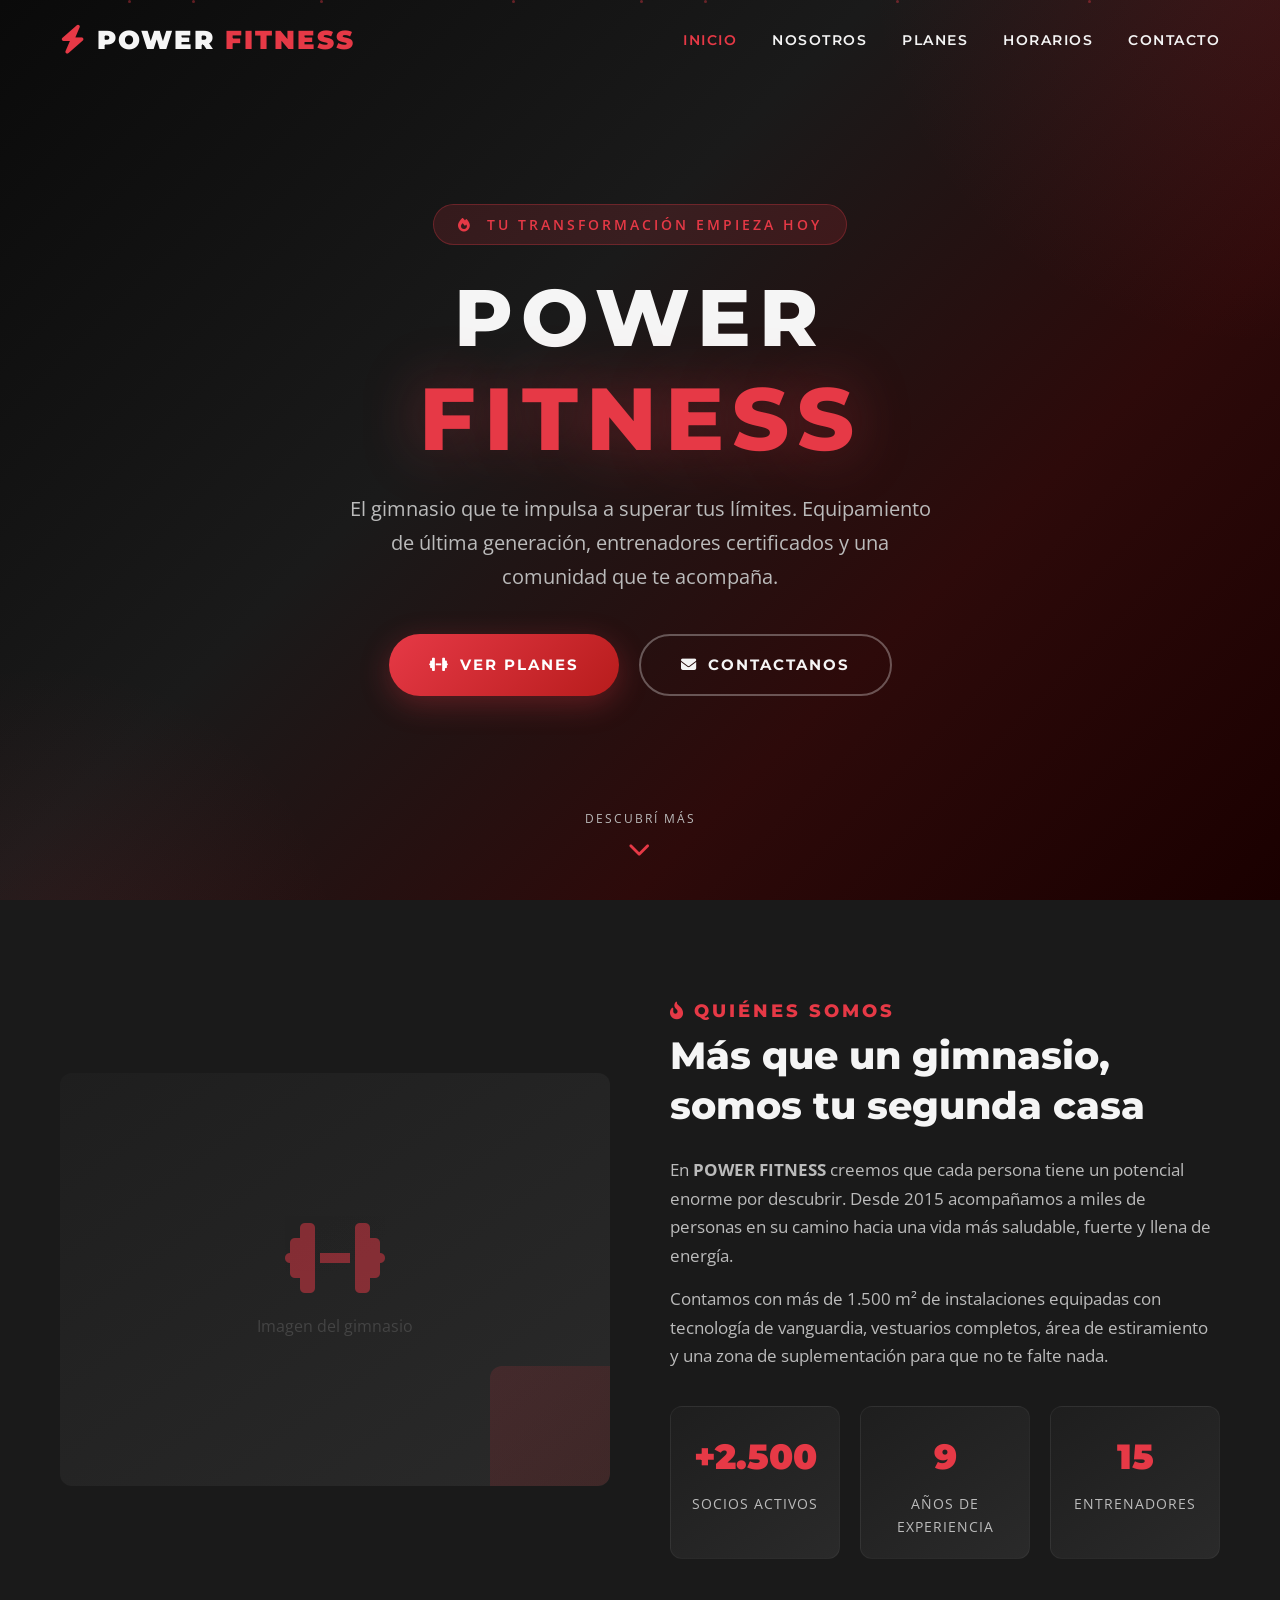
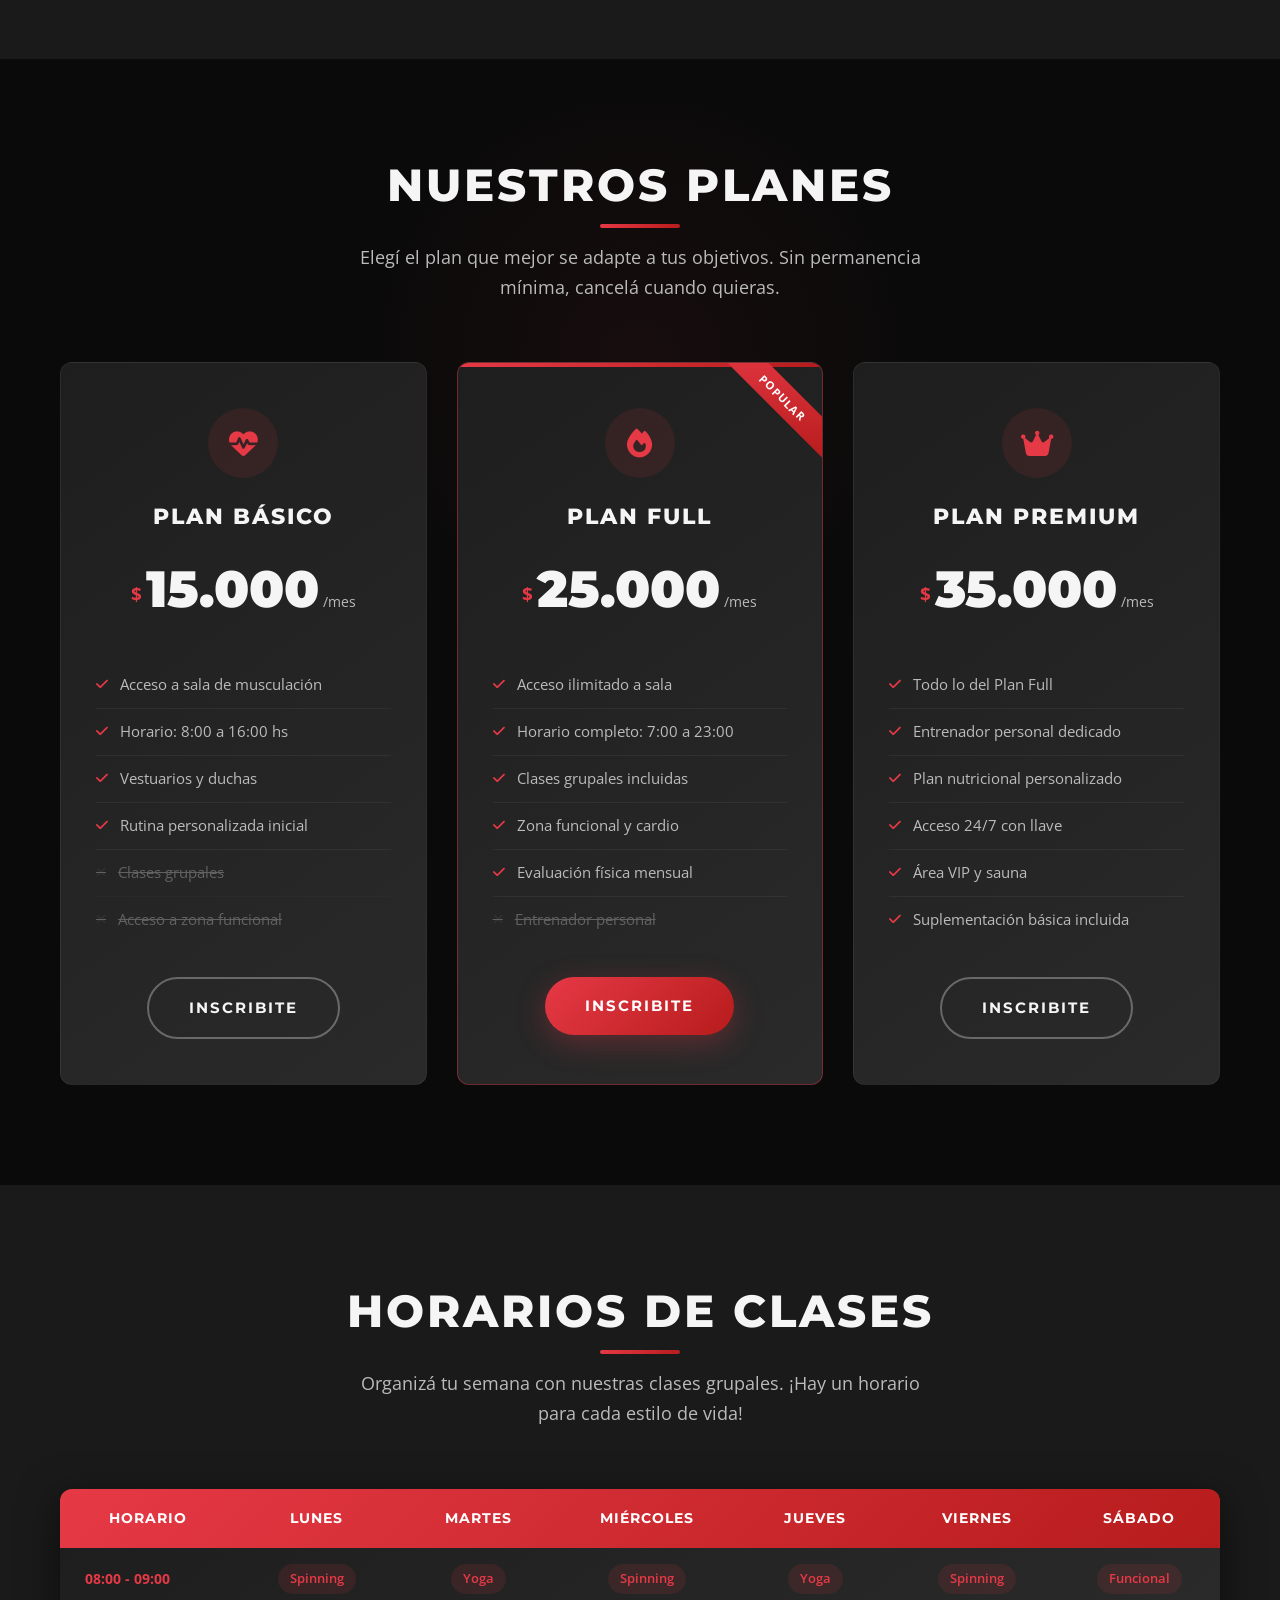
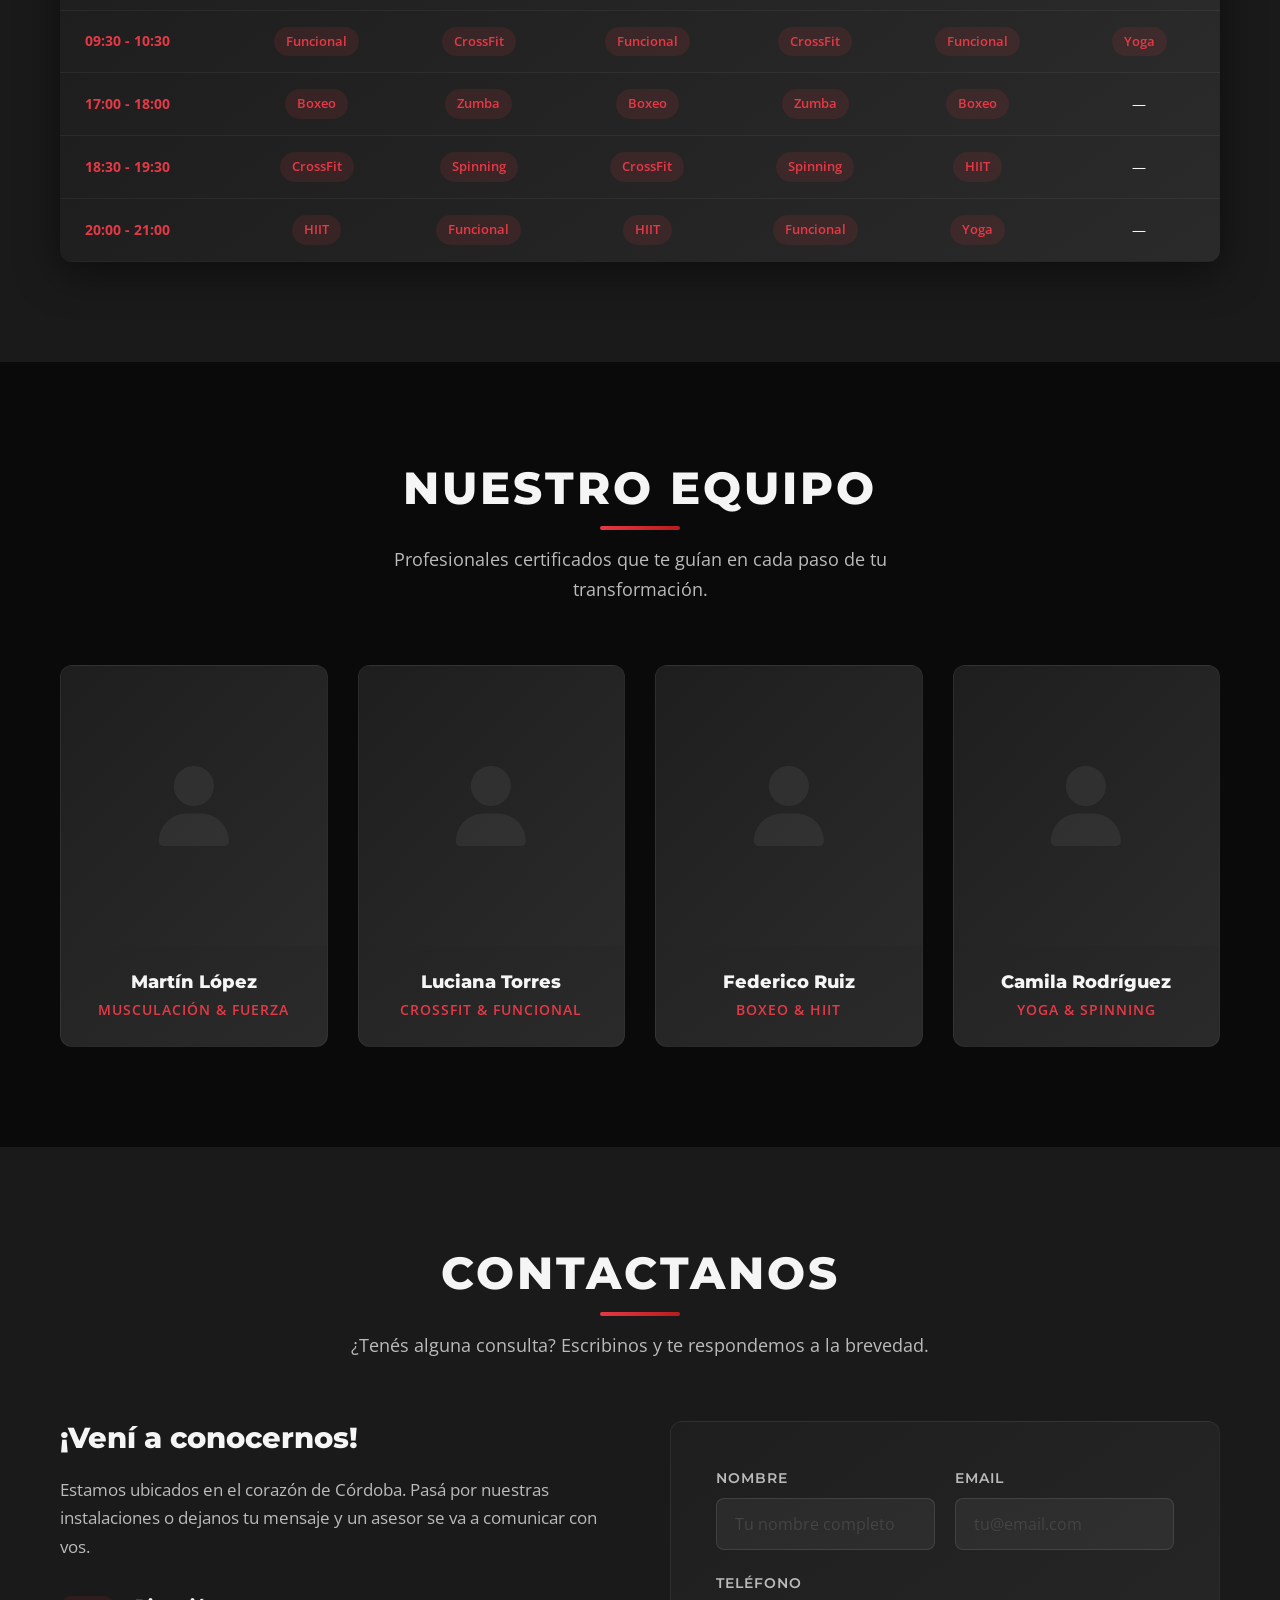
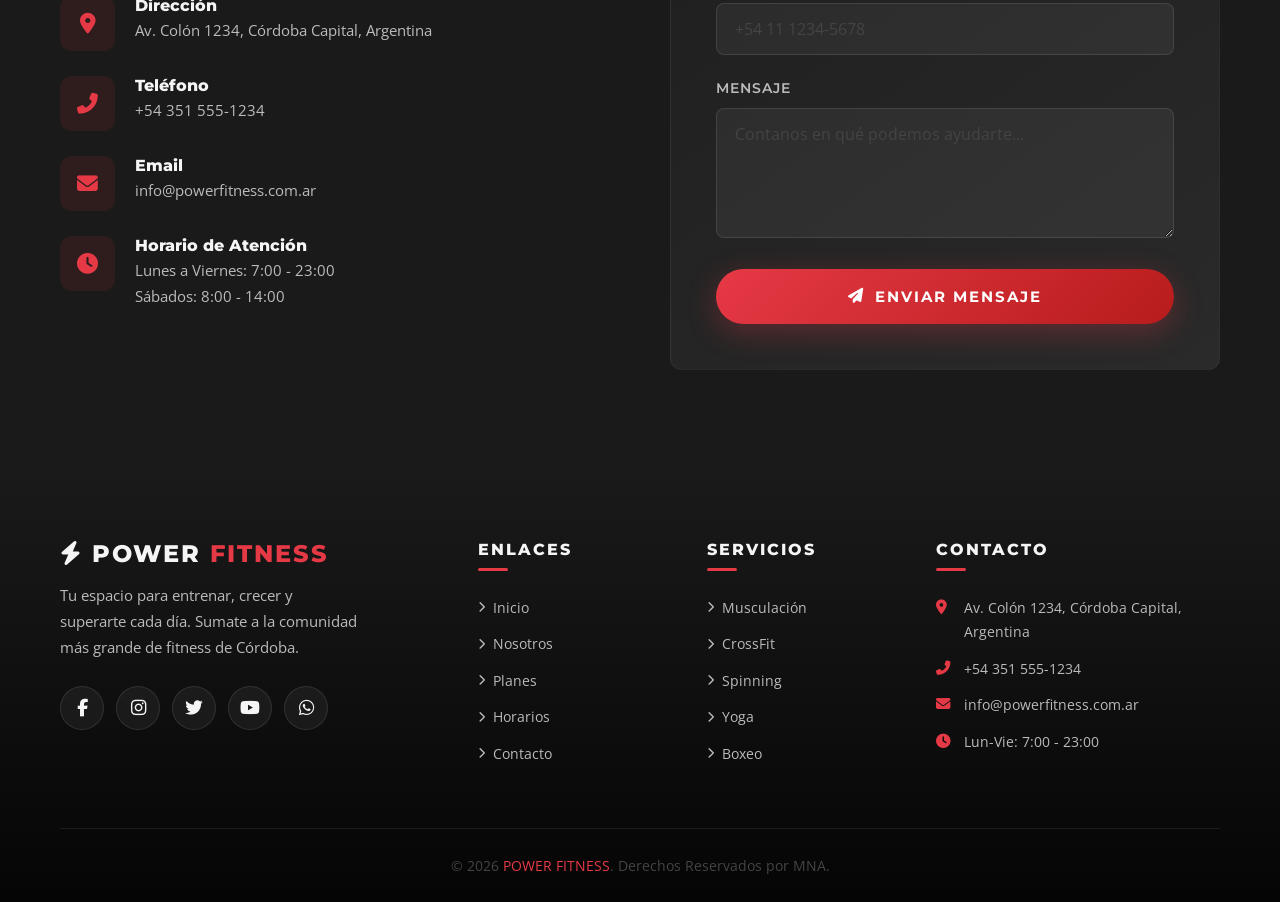
<file: gimnasio/plantilla-completa.html>
<!DOCTYPE html>
<html lang="es-AR">
<head>
  <meta charset="UTF-8">
  <meta name="viewport" content="width=device-width, initial-scale=1.0">
  <meta name="description" content="POWER FITNESS — Tu gimnasio en Córdoba. Entrenamiento personalizado, clases grupales y los mejores planes para transformar tu cuerpo.">
  <title>POWER FITNESS — Gimnasio &amp; Centro de Entrenamiento</title>

  <script>
    if (!location.pathname.endsWith('/') && !location.pathname.endsWith('.html')) {
      location.replace(location.pathname + '/' + location.search + location.hash);
    }
  </script>

  <!-- Google Fonts -->
  <link rel="preconnect" href="https://fonts.googleapis.com">
  <link rel="preconnect" href="https://fonts.gstatic.com" crossorigin>
  <link href="https://fonts.googleapis.com/css2?family=Montserrat:wght@400;600;700;800;900&family=Open+Sans:wght@400;600;700&display=swap" rel="stylesheet">

  <!-- Font Awesome -->
  <link rel="stylesheet" href="https://cdnjs.cloudflare.com/ajax/libs/font-awesome/6.5.1/css/all.min.css">

  <!-- Estilos -->
  <!-- ESTILOS COMPLETOS EMBEBIDOS (LISTO PARA COPIAR Y PEGAR) -->
  <style>
/* =============================================
   POWER FITNESS - Estilos Principales
   ============================================= */

/* --- Reset & Variables --- */
:root {
  --rojo: #e63946;
  --rojo-oscuro: #b71c1c;
  --negro: #0a0a0a;
  --negro-suave: #1a1a1a;
  --gris-oscuro: #2d2d2d;
  --gris: #444;
  --gris-claro: #bbb;
  --blanco: #f5f5f5;
  --dorado: #ffd700;
  --gradient-hero: linear-gradient(135deg, #0a0a0a 0%, #1a1a1a 40%, #2d0a0a 70%, #1a0000 100%);
  --gradient-card: linear-gradient(145deg, #1e1e1e, #2a2a2a);
  --gradient-btn: linear-gradient(135deg, #e63946, #b71c1c);
  --sombra: 0 10px 40px rgba(0, 0, 0, 0.5);
  --sombra-roja: 0 8px 30px rgba(230, 57, 70, 0.3);
  --radio: 12px;
  --transicion: all 0.35s cubic-bezier(0.25, 0.46, 0.45, 0.94);
}

*,
*::before,
*::after {
  margin: 0;
  padding: 0;
  box-sizing: border-box;
}

html {
  scroll-behavior: smooth;
  font-size: 16px;
}

body {
  font-family: 'Open Sans', sans-serif;
  background-color: var(--negro);
  color: var(--blanco);
  line-height: 1.7;
  overflow-x: hidden;
}

h1, h2, h3, h4, h5, h6 {
  font-family: 'Montserrat', sans-serif;
  font-weight: 800;
  line-height: 1.2;
}

a {
  text-decoration: none;
  color: inherit;
}

ul {
  list-style: none;
}

img {
  max-width: 100%;
  display: block;
}

.container {
  max-width: 1200px;
  margin: 0 auto;
  padding: 0 20px;
}

/* --- Sección Genérica --- */
.seccion {
  padding: 100px 0;
}

.seccion-titulo {
  text-align: center;
  margin-bottom: 60px;
}

.seccion-titulo h2 {
  font-size: 2.8rem;
  text-transform: uppercase;
  letter-spacing: 3px;
  position: relative;
  display: inline-block;
  padding-bottom: 15px;
}

.seccion-titulo h2::after {
  content: '';
  position: absolute;
  bottom: 0;
  left: 50%;
  transform: translateX(-50%);
  width: 80px;
  height: 4px;
  background: var(--gradient-btn);
  border-radius: 2px;
}

.seccion-titulo p {
  color: var(--gris-claro);
  margin-top: 15px;
  font-size: 1.1rem;
  max-width: 600px;
  margin-left: auto;
  margin-right: auto;
}

/* =============================================
   NAVBAR
   ============================================= */
.navbar {
  position: fixed;
  top: 0;
  left: 0;
  width: 100%;
  z-index: 1000;
  padding: 18px 0;
  transition: var(--transicion);
  background: transparent;
}

.navbar.scrolled {
  background: rgba(10, 10, 10, 0.95);
  backdrop-filter: blur(12px);
  padding: 12px 0;
  box-shadow: 0 2px 20px rgba(0, 0, 0, 0.5);
}

.navbar .container {
  display: flex;
  justify-content: space-between;
  align-items: center;
}

.navbar-logo {
  display: flex;
  align-items: center;
  gap: 10px;
  font-family: 'Montserrat', sans-serif;
  font-weight: 900;
  font-size: 1.6rem;
  text-transform: uppercase;
  letter-spacing: 2px;
}

.navbar-logo i {
  color: var(--rojo);
  font-size: 1.8rem;
}

.navbar-logo span {
  color: var(--rojo);
}

.nav-menu {
  display: flex;
  gap: 35px;
  align-items: center;
}

.nav-menu a {
  font-family: 'Montserrat', sans-serif;
  font-weight: 600;
  font-size: 0.9rem;
  text-transform: uppercase;
  letter-spacing: 1.5px;
  position: relative;
  padding: 5px 0;
  transition: var(--transicion);
}

.nav-menu a::after {
  content: '';
  position: absolute;
  bottom: -2px;
  left: 0;
  width: 0;
  height: 2px;
  background: var(--rojo);
  transition: var(--transicion);
}

.nav-menu a:hover {
  color: var(--rojo);
}

.nav-menu a:hover::after {
  width: 100%;
}

/* Hamburger */
.hamburger {
  display: none;
  flex-direction: column;
  gap: 5px;
  cursor: pointer;
  z-index: 1001;
  padding: 5px;
}

.hamburger span {
  display: block;
  width: 28px;
  height: 3px;
  background: var(--blanco);
  border-radius: 3px;
  transition: var(--transicion);
}

.hamburger.active span:nth-child(1) {
  transform: rotate(45deg) translate(5px, 6px);
}

.hamburger.active span:nth-child(2) {
  opacity: 0;
}

.hamburger.active span:nth-child(3) {
  transform: rotate(-45deg) translate(5px, -6px);
}

/* =============================================
   HERO
   ============================================= */
.hero {
  min-height: 100vh;
  display: flex;
  align-items: center;
  justify-content: center;
  background: var(--gradient-hero);
  position: relative;
  overflow: hidden;
  text-align: center;
}

.hero::before {
  content: '';
  position: absolute;
  top: -50%;
  right: -30%;
  width: 800px;
  height: 800px;
  background: radial-gradient(circle, rgba(230, 57, 70, 0.12) 0%, transparent 70%);
  border-radius: 50%;
  animation: pulseGlow 6s ease-in-out infinite;
}

.hero::after {
  content: '';
  position: absolute;
  bottom: -40%;
  left: -20%;
  width: 600px;
  height: 600px;
  background: radial-gradient(circle, rgba(230, 57, 70, 0.08) 0%, transparent 70%);
  border-radius: 50%;
  animation: pulseGlow 8s ease-in-out infinite reverse;
}

@keyframes pulseGlow {
  0%, 100% { transform: scale(1); opacity: 0.6; }
  50% { transform: scale(1.15); opacity: 1; }
}

/* Partículas decorativas */
.hero-particles {
  position: absolute;
  inset: 0;
  overflow: hidden;
  pointer-events: none;
}

.hero-particles span {
  position: absolute;
  width: 3px;
  height: 3px;
  background: rgba(230, 57, 70, 0.4);
  border-radius: 50%;
  animation: floatUp linear infinite;
}

.hero-particles span:nth-child(1) { left: 10%; animation-duration: 8s; animation-delay: 0s; }
.hero-particles span:nth-child(2) { left: 25%; animation-duration: 10s; animation-delay: 2s; }
.hero-particles span:nth-child(3) { left: 40%; animation-duration: 7s; animation-delay: 1s; }
.hero-particles span:nth-child(4) { left: 55%; animation-duration: 9s; animation-delay: 3s; }
.hero-particles span:nth-child(5) { left: 70%; animation-duration: 11s; animation-delay: 0.5s; }
.hero-particles span:nth-child(6) { left: 85%; animation-duration: 8s; animation-delay: 4s; }
.hero-particles span:nth-child(7) { left: 50%; animation-duration: 12s; animation-delay: 1.5s; }
.hero-particles span:nth-child(8) { left: 15%; animation-duration: 9s; animation-delay: 2.5s; }

@keyframes floatUp {
  0% { bottom: -10%; opacity: 0; transform: translateX(0); }
  20% { opacity: 1; }
  80% { opacity: 1; }
  100% { bottom: 110%; opacity: 0; transform: translateX(40px); }
}

.hero-content {
  position: relative;
  z-index: 2;
  padding: 0 20px;
}

.hero-badge {
  display: inline-block;
  background: rgba(230, 57, 70, 0.15);
  border: 1px solid rgba(230, 57, 70, 0.3);
  color: var(--rojo);
  padding: 8px 24px;
  border-radius: 50px;
  font-size: 0.85rem;
  font-weight: 600;
  text-transform: uppercase;
  letter-spacing: 3px;
  margin-bottom: 25px;
  animation: fadeInDown 1s ease forwards;
}

.hero h1 {
  font-size: 5rem;
  text-transform: uppercase;
  letter-spacing: 8px;
  margin-bottom: 10px;
  animation: fadeInDown 1s 0.2s ease forwards;
  opacity: 0;
}

.hero h1 span {
  display: block;
  color: var(--rojo);
  font-size: 5.5rem;
  text-shadow: 0 0 60px rgba(230, 57, 70, 0.4);
}

.hero-sub {
  font-size: 1.25rem;
  color: var(--gris-claro);
  max-width: 600px;
  margin: 20px auto 40px;
  animation: fadeInUp 1s 0.4s ease forwards;
  opacity: 0;
}

.hero-buttons {
  display: flex;
  gap: 20px;
  justify-content: center;
  flex-wrap: wrap;
  animation: fadeInUp 1s 0.6s ease forwards;
  opacity: 0;
}

@keyframes fadeInDown {
  from { opacity: 0; transform: translateY(-30px); }
  to { opacity: 1; transform: translateY(0); }
}

@keyframes fadeInUp {
  from { opacity: 0; transform: translateY(30px); }
  to { opacity: 1; transform: translateY(0); }
}

/* Botones */
.btn {
  display: inline-flex;
  align-items: center;
  gap: 10px;
  padding: 16px 40px;
  border-radius: 50px;
  font-family: 'Montserrat', sans-serif;
  font-weight: 700;
  font-size: 0.95rem;
  text-transform: uppercase;
  letter-spacing: 2px;
  cursor: pointer;
  border: none;
  transition: var(--transicion);
  position: relative;
  overflow: hidden;
}

.btn::before {
  content: '';
  position: absolute;
  inset: 0;
  background: rgba(255, 255, 255, 0.1);
  transform: translateX(-100%);
  transition: var(--transicion);
}

.btn:hover::before {
  transform: translateX(0);
}

.btn-primary {
  background: var(--gradient-btn);
  color: #fff;
  box-shadow: var(--sombra-roja);
}

.btn-primary:hover {
  transform: translateY(-3px);
  box-shadow: 0 12px 40px rgba(230, 57, 70, 0.5);
}

.btn-outline {
  background: transparent;
  color: var(--blanco);
  border: 2px solid rgba(255, 255, 255, 0.3);
}

.btn-outline:hover {
  border-color: var(--rojo);
  color: var(--rojo);
  transform: translateY(-3px);
}

/* Scroll indicator */
.scroll-indicator {
  position: absolute;
  bottom: 40px;
  left: 50%;
  transform: translateX(-50%);
  z-index: 2;
  animation: bounce 2s infinite;
}

.scroll-indicator a {
  display: flex;
  flex-direction: column;
  align-items: center;
  gap: 8px;
  color: var(--gris-claro);
  font-size: 0.75rem;
  text-transform: uppercase;
  letter-spacing: 2px;
}

.scroll-indicator i {
  font-size: 1.4rem;
  color: var(--rojo);
}

@keyframes bounce {
  0%, 20%, 50%, 80%, 100% { transform: translateX(-50%) translateY(0); }
  40% { transform: translateX(-50%) translateY(-10px); }
  60% { transform: translateX(-50%) translateY(-5px); }
}

/* =============================================
   NOSOTROS
   ============================================= */
.nosotros {
  background: var(--negro-suave);
}

.nosotros-grid {
  display: grid;
  grid-template-columns: 1fr 1fr;
  gap: 60px;
  align-items: center;
}

.nosotros-img {
  position: relative;
  border-radius: var(--radio);
  overflow: hidden;
  aspect-ratio: 4/3;
  background: var(--gradient-card);
  display: flex;
  align-items: center;
  justify-content: center;
}

.nosotros-img-placeholder {
  display: flex;
  flex-direction: column;
  align-items: center;
  gap: 15px;
  color: var(--gris);
}

.nosotros-img-placeholder i {
  font-size: 5rem;
  color: var(--rojo);
  opacity: 0.5;
}

.nosotros-img::after {
  content: '';
  position: absolute;
  bottom: 0;
  right: 0;
  width: 120px;
  height: 120px;
  background: var(--gradient-btn);
  border-radius: var(--radio) 0 var(--radio) 0;
  opacity: 0.15;
}

.nosotros-texto h3 {
  font-size: 1.1rem;
  color: var(--rojo);
  text-transform: uppercase;
  letter-spacing: 3px;
  margin-bottom: 10px;
}

.nosotros-texto h2 {
  font-size: 2.4rem;
  margin-bottom: 25px;
  line-height: 1.3;
}

.nosotros-texto p {
  color: var(--gris-claro);
  margin-bottom: 15px;
  font-size: 1.05rem;
}

.nosotros-stats {
  display: grid;
  grid-template-columns: repeat(3, 1fr);
  gap: 20px;
  margin-top: 35px;
}

.stat-item {
  text-align: center;
  padding: 20px;
  background: var(--gradient-card);
  border-radius: var(--radio);
  border: 1px solid rgba(255, 255, 255, 0.05);
  transition: var(--transicion);
}

.stat-item:hover {
  transform: translateY(-5px);
  border-color: rgba(230, 57, 70, 0.3);
}

.stat-item .numero {
  font-family: 'Montserrat', sans-serif;
  font-size: 2.2rem;
  font-weight: 900;
  color: var(--rojo);
}

.stat-item .etiqueta {
  font-size: 0.85rem;
  color: var(--gris-claro);
  text-transform: uppercase;
  letter-spacing: 1px;
  margin-top: 5px;
}

/* =============================================
   PLANES
   ============================================= */
.planes {
  background: var(--negro);
  position: relative;
}

.planes::before {
  content: '';
  position: absolute;
  top: 0;
  left: 50%;
  transform: translateX(-50%);
  width: 600px;
  height: 600px;
  background: radial-gradient(circle, rgba(230, 57, 70, 0.06) 0%, transparent 70%);
  border-radius: 50%;
  pointer-events: none;
}

.planes-grid {
  display: grid;
  grid-template-columns: repeat(3, 1fr);
  gap: 30px;
  position: relative;
  z-index: 1;
}

.plan-card {
  background: var(--gradient-card);
  border-radius: var(--radio);
  padding: 45px 35px;
  text-align: center;
  border: 1px solid rgba(255, 255, 255, 0.05);
  transition: var(--transicion);
  position: relative;
  overflow: hidden;
}

.plan-card::before {
  content: '';
  position: absolute;
  top: 0;
  left: 0;
  right: 0;
  height: 4px;
  background: var(--gradient-btn);
  opacity: 0;
  transition: var(--transicion);
}

.plan-card:hover {
  transform: translateY(-10px);
  border-color: rgba(230, 57, 70, 0.3);
  box-shadow: var(--sombra-roja);
}

.plan-card:hover::before {
  opacity: 1;
}

.plan-card.destacado {
  border-color: rgba(230, 57, 70, 0.4);
  transform: scale(1.05);
}

.plan-card.destacado::before {
  opacity: 1;
}

.plan-card.destacado:hover {
  transform: scale(1.05) translateY(-10px);
}

.plan-badge {
  position: absolute;
  top: 20px;
  right: -35px;
  background: var(--gradient-btn);
  color: #fff;
  padding: 5px 45px;
  font-size: 0.7rem;
  font-weight: 700;
  text-transform: uppercase;
  letter-spacing: 1px;
  transform: rotate(45deg);
}

.plan-icono {
  width: 70px;
  height: 70px;
  margin: 0 auto 25px;
  background: rgba(230, 57, 70, 0.1);
  border-radius: 50%;
  display: flex;
  align-items: center;
  justify-content: center;
  transition: var(--transicion);
}

.plan-card:hover .plan-icono {
  background: rgba(230, 57, 70, 0.2);
  transform: scale(1.1);
}

.plan-icono i {
  font-size: 1.8rem;
  color: var(--rojo);
}

.plan-nombre {
  font-size: 1.4rem;
  text-transform: uppercase;
  letter-spacing: 2px;
  margin-bottom: 15px;
}

.plan-precio {
  margin-bottom: 30px;
}

.plan-precio .moneda {
  font-size: 1.2rem;
  vertical-align: super;
  color: var(--rojo);
  font-weight: 700;
}

.plan-precio .valor {
  font-family: 'Montserrat', sans-serif;
  font-size: 3.2rem;
  font-weight: 900;
  color: var(--blanco);
}

.plan-precio .periodo {
  font-size: 0.9rem;
  color: var(--gris-claro);
}

.plan-features {
  margin-bottom: 35px;
  text-align: left;
}

.plan-features li {
  padding: 10px 0;
  border-bottom: 1px solid rgba(255, 255, 255, 0.05);
  display: flex;
  align-items: center;
  gap: 12px;
  font-size: 0.95rem;
  color: var(--gris-claro);
}

.plan-features li:last-child {
  border-bottom: none;
}

.plan-features li i {
  color: var(--rojo);
  font-size: 0.85rem;
  flex-shrink: 0;
}

.plan-features li.no-incluido {
  opacity: 0.4;
  text-decoration: line-through;
}

.plan-features li.no-incluido i {
  color: var(--gris);
}

/* =============================================
   HORARIOS
   ============================================= */
.horarios {
  background: var(--negro-suave);
}

.horarios-tabla-wrapper {
  overflow-x: auto;
  border-radius: var(--radio);
  box-shadow: var(--sombra);
}

.horarios-tabla {
  width: 100%;
  border-collapse: collapse;
  min-width: 700px;
}

.horarios-tabla thead {
  background: var(--gradient-btn);
}

.horarios-tabla th {
  padding: 18px 15px;
  font-family: 'Montserrat', sans-serif;
  font-weight: 700;
  text-transform: uppercase;
  letter-spacing: 1px;
  font-size: 0.85rem;
  color: #fff;
}

.horarios-tabla td {
  padding: 16px 15px;
  text-align: center;
  font-size: 0.9rem;
  border-bottom: 1px solid rgba(255, 255, 255, 0.05);
  transition: var(--transicion);
}

.horarios-tabla tbody tr {
  background: var(--gradient-card);
  transition: var(--transicion);
}

.horarios-tabla tbody tr:hover {
  background: rgba(230, 57, 70, 0.08);
}

.horarios-tabla tbody tr:hover td {
  color: var(--blanco);
}

.horarios-tabla td:first-child {
  font-weight: 700;
  color: var(--rojo);
  text-align: left;
  padding-left: 25px;
}

.clase-tag {
  display: inline-block;
  padding: 4px 12px;
  border-radius: 20px;
  font-size: 0.8rem;
  font-weight: 600;
  background: rgba(230, 57, 70, 0.12);
  color: var(--rojo);
}

/* =============================================
   ENTRENADORES
   ============================================= */
.entrenadores {
  background: var(--negro);
}

.entrenadores-grid {
  display: grid;
  grid-template-columns: repeat(4, 1fr);
  gap: 30px;
}

.entrenador-card {
  background: var(--gradient-card);
  border-radius: var(--radio);
  overflow: hidden;
  border: 1px solid rgba(255, 255, 255, 0.05);
  transition: var(--transicion);
  text-align: center;
}

.entrenador-card:hover {
  transform: translateY(-8px);
  border-color: rgba(230, 57, 70, 0.3);
  box-shadow: var(--sombra-roja);
}

.entrenador-img {
  height: 280px;
  background: linear-gradient(135deg, #1e1e1e, #2a2a2a);
  display: flex;
  align-items: center;
  justify-content: center;
  position: relative;
  overflow: hidden;
}

.entrenador-img i {
  font-size: 5rem;
  color: var(--gris);
  opacity: 0.4;
  transition: var(--transicion);
}

.entrenador-card:hover .entrenador-img i {
  color: var(--rojo);
  opacity: 0.6;
  transform: scale(1.1);
}

.entrenador-overlay {
  position: absolute;
  bottom: 0;
  left: 0;
  right: 0;
  padding: 20px;
  background: linear-gradient(transparent, rgba(0,0,0,0.8));
  display: flex;
  justify-content: center;
  gap: 15px;
  transform: translateY(100%);
  transition: var(--transicion);
}

.entrenador-card:hover .entrenador-overlay {
  transform: translateY(0);
}

.entrenador-overlay a {
  width: 40px;
  height: 40px;
  border-radius: 50%;
  background: rgba(230, 57, 70, 0.2);
  border: 1px solid rgba(230, 57, 70, 0.4);
  display: flex;
  align-items: center;
  justify-content: center;
  color: var(--rojo);
  transition: var(--transicion);
}

.entrenador-overlay a:hover {
  background: var(--rojo);
  color: #fff;
}

.entrenador-info {
  padding: 25px 20px;
}

.entrenador-info h3 {
  font-size: 1.15rem;
  margin-bottom: 5px;
}

.entrenador-info p {
  color: var(--rojo);
  font-size: 0.85rem;
  text-transform: uppercase;
  letter-spacing: 1px;
  font-weight: 600;
}

/* =============================================
   CONTACTO
   ============================================= */
.contacto {
  background: var(--negro-suave);
}

.contacto-grid {
  display: grid;
  grid-template-columns: 1fr 1fr;
  gap: 60px;
}

.contacto-info h3 {
  font-size: 1.8rem;
  margin-bottom: 20px;
}

.contacto-info > p {
  color: var(--gris-claro);
  margin-bottom: 35px;
  font-size: 1.05rem;
}

.contacto-items {
  display: flex;
  flex-direction: column;
  gap: 25px;
}

.contacto-item {
  display: flex;
  align-items: flex-start;
  gap: 20px;
}

.contacto-item-icono {
  width: 55px;
  height: 55px;
  min-width: 55px;
  background: rgba(230, 57, 70, 0.1);
  border-radius: var(--radio);
  display: flex;
  align-items: center;
  justify-content: center;
  transition: var(--transicion);
}

.contacto-item:hover .contacto-item-icono {
  background: var(--rojo);
}

.contacto-item-icono i {
  font-size: 1.3rem;
  color: var(--rojo);
  transition: var(--transicion);
}

.contacto-item:hover .contacto-item-icono i {
  color: #fff;
}

.contacto-item-texto h4 {
  font-size: 1rem;
  margin-bottom: 3px;
}

.contacto-item-texto p {
  color: var(--gris-claro);
  font-size: 0.95rem;
}

.contacto-form {
  background: var(--gradient-card);
  padding: 45px;
  border-radius: var(--radio);
  border: 1px solid rgba(255, 255, 255, 0.05);
}

.form-grupo {
  margin-bottom: 22px;
}

.form-grupo label {
  display: block;
  font-family: 'Montserrat', sans-serif;
  font-weight: 600;
  font-size: 0.85rem;
  text-transform: uppercase;
  letter-spacing: 1px;
  margin-bottom: 8px;
  color: var(--gris-claro);
}

.form-grupo input,
.form-grupo textarea {
  width: 100%;
  padding: 14px 18px;
  background: rgba(255, 255, 255, 0.05);
  border: 1px solid rgba(255, 255, 255, 0.1);
  border-radius: 8px;
  color: var(--blanco);
  font-family: 'Open Sans', sans-serif;
  font-size: 1rem;
  transition: var(--transicion);
  outline: none;
}

.form-grupo input:focus,
.form-grupo textarea:focus {
  border-color: var(--rojo);
  background: rgba(230, 57, 70, 0.05);
  box-shadow: 0 0 0 3px rgba(230, 57, 70, 0.1);
}

.form-grupo input::placeholder,
.form-grupo textarea::placeholder {
  color: var(--gris);
}

.form-grupo textarea {
  height: 130px;
  resize: vertical;
}

.form-row {
  display: grid;
  grid-template-columns: 1fr 1fr;
  gap: 20px;
}

.contacto-form .btn {
  width: 100%;
  justify-content: center;
  padding: 18px;
}

/* =============================================
   FOOTER
   ============================================= */
.footer {
  background: linear-gradient(to bottom, var(--negro-suave), #050505);
  padding: 70px 0 0;
}

.footer-grid {
  display: grid;
  grid-template-columns: 2fr 1fr 1fr 1.5fr;
  gap: 40px;
  padding-bottom: 50px;
  border-bottom: 1px solid rgba(255, 255, 255, 0.08);
}

.footer-brand h3 {
  font-size: 1.5rem;
  text-transform: uppercase;
  letter-spacing: 2px;
  margin-bottom: 15px;
}

.footer-brand h3 span {
  color: var(--rojo);
}

.footer-brand p {
  color: var(--gris-claro);
  font-size: 0.95rem;
  margin-bottom: 25px;
  max-width: 300px;
}

.footer-social {
  display: flex;
  gap: 12px;
}

.footer-social a {
  width: 44px;
  height: 44px;
  border-radius: 50%;
  background: rgba(255, 255, 255, 0.05);
  border: 1px solid rgba(255, 255, 255, 0.1);
  display: flex;
  align-items: center;
  justify-content: center;
  font-size: 1.1rem;
  transition: var(--transicion);
}

.footer-social a:hover {
  background: var(--rojo);
  border-color: var(--rojo);
  transform: translateY(-3px);
  box-shadow: 0 5px 15px rgba(230, 57, 70, 0.3);
}

.footer-col h4 {
  font-size: 1rem;
  text-transform: uppercase;
  letter-spacing: 2px;
  margin-bottom: 25px;
  position: relative;
  padding-bottom: 12px;
}

.footer-col h4::after {
  content: '';
  position: absolute;
  bottom: 0;
  left: 0;
  width: 30px;
  height: 3px;
  background: var(--rojo);
  border-radius: 2px;
}

.footer-col ul li {
  margin-bottom: 12px;
}

.footer-col ul li a {
  color: var(--gris-claro);
  font-size: 0.9rem;
  transition: var(--transicion);
  display: flex;
  align-items: center;
  gap: 8px;
}

.footer-col ul li a:hover {
  color: var(--rojo);
  transform: translateX(5px);
}

.footer-col ul li a i {
  font-size: 0.7rem;
}

.footer-contacto li {
  display: flex;
  align-items: flex-start;
  gap: 12px;
  margin-bottom: 15px;
  color: var(--gris-claro);
  font-size: 0.9rem;
}

.footer-contacto li i {
  color: var(--rojo);
  margin-top: 4px;
  min-width: 16px;
}

.footer-bottom {
  padding: 25px 0;
  text-align: center;
  color: var(--gris);
  font-size: 0.85rem;
}

.footer-bottom span {
  color: var(--rojo);
}

/* =============================================
   SCROLL TO TOP
   ============================================= */
.scroll-top {
  position: fixed;
  bottom: 30px;
  right: 30px;
  width: 50px;
  height: 50px;
  background: var(--gradient-btn);
  border-radius: 50%;
  display: flex;
  align-items: center;
  justify-content: center;
  color: #fff;
  font-size: 1.2rem;
  cursor: pointer;
  opacity: 0;
  visibility: hidden;
  transform: translateY(20px);
  transition: var(--transicion);
  box-shadow: var(--sombra-roja);
  z-index: 999;
  border: none;
}

.scroll-top.visible {
  opacity: 1;
  visibility: visible;
  transform: translateY(0);
}

.scroll-top:hover {
  transform: translateY(-5px);
  box-shadow: 0 12px 35px rgba(230, 57, 70, 0.5);
}

/* =============================================
   ANIMACIONES DE ENTRADA (scroll reveal)
   ============================================= */
.reveal {
  opacity: 0;
  transform: translateY(40px);
  transition: opacity 0.8s ease, transform 0.8s ease;
}

.reveal.visible {
  opacity: 1;
  transform: translateY(0);
}

/* =============================================
   RESPONSIVE
   ============================================= */
@media (max-width: 1024px) {
  .planes-grid {
    grid-template-columns: repeat(2, 1fr);
  }

  .plan-card.destacado {
    transform: scale(1);
  }

  .plan-card.destacado:hover {
    transform: translateY(-10px);
  }

  .entrenadores-grid {
    grid-template-columns: repeat(2, 1fr);
  }

  .footer-grid {
    grid-template-columns: 1fr 1fr;
  }
}

@media (max-width: 768px) {
  .hamburger {
    display: flex;
  }

  .nav-menu {
    position: fixed;
    top: 0;
    right: -100%;
    width: 75%;
    max-width: 350px;
    height: 100vh;
    background: rgba(10, 10, 10, 0.98);
    backdrop-filter: blur(20px);
    flex-direction: column;
    justify-content: center;
    gap: 30px;
    padding: 40px;
    transition: var(--transicion);
    box-shadow: -5px 0 30px rgba(0, 0, 0, 0.5);
  }

  .nav-menu.active {
    right: 0;
  }

  .nav-menu a {
    font-size: 1.1rem;
  }

  .hero h1 {
    font-size: 2.8rem;
  }

  .hero h1 span {
    font-size: 3.2rem;
  }

  .hero-sub {
    font-size: 1rem;
  }

  .seccion-titulo h2 {
    font-size: 2rem;
  }

  .nosotros-grid {
    grid-template-columns: 1fr;
    gap: 40px;
  }

  .nosotros-stats {
    grid-template-columns: repeat(3, 1fr);
  }

  .planes-grid {
    grid-template-columns: 1fr;
    max-width: 450px;
    margin: 0 auto;
  }

  .contacto-grid {
    grid-template-columns: 1fr;
  }

  .contacto-form {
    padding: 30px 25px;
  }

  .form-row {
    grid-template-columns: 1fr;
  }

  .footer-grid {
    grid-template-columns: 1fr;
    text-align: center;
  }

  .footer-col h4::after {
    left: 50%;
    transform: translateX(-50%);
  }

  .footer-col ul li a {
    justify-content: center;
  }

  .footer-contacto li {
    justify-content: center;
  }

  .footer-social {
    justify-content: center;
  }

  .footer-brand p {
    margin-left: auto;
    margin-right: auto;
  }
}

@media (max-width: 480px) {
  .hero h1 {
    font-size: 2rem;
    letter-spacing: 4px;
  }

  .hero h1 span {
    font-size: 2.4rem;
  }

  .btn {
    padding: 14px 30px;
    font-size: 0.85rem;
  }

  .seccion {
    padding: 70px 0;
  }

  .nosotros-stats {
    grid-template-columns: 1fr;
  }

  .entrenadores-grid {
    grid-template-columns: 1fr;
  }

  .seccion-titulo h2 {
    font-size: 1.6rem;
  }
}

  </style>
</head>
<body>

  <!-- =============================================
       NAVBAR
       ============================================= -->
  <nav class="navbar" id="navbar">
    <div class="container">
      <a href="#inicio" class="navbar-logo">
        <i class="fas fa-bolt"></i>
        POWER <span>FITNESS</span>
      </a>
      <div class="hamburger" id="hamburger">
        <span></span>
        <span></span>
        <span></span>
      </div>
      <ul class="nav-menu" id="navMenu">
        <li><a href="#inicio">Inicio</a></li>
        <li><a href="#nosotros">Nosotros</a></li>
        <li><a href="#planes">Planes</a></li>
        <li><a href="#horarios">Horarios</a></li>
        <li><a href="#contacto">Contacto</a></li>
      </ul>
    </div>
  </nav>

  <!-- =============================================
       HERO
       ============================================= -->
  <section class="hero" id="inicio">
    <div class="hero-particles">
      <span></span><span></span><span></span><span></span>
      <span></span><span></span><span></span><span></span>
    </div>
    <div class="hero-content">
      <div class="hero-badge">
        <i class="fas fa-fire"></i> &nbsp;Tu transformación empieza hoy
      </div>
      <h1>
        POWER
        <span>FITNESS</span>
      </h1>
      <p class="hero-sub">
        El gimnasio que te impulsa a superar tus límites. Equipamiento de última generación, entrenadores certificados y una comunidad que te acompaña.
      </p>
      <div class="hero-buttons">
        <a href="#planes" class="btn btn-primary">
          <i class="fas fa-dumbbell"></i> Ver Planes
        </a>
        <a href="#contacto" class="btn btn-outline">
          <i class="fas fa-envelope"></i> Contactanos
        </a>
      </div>
    </div>
    <div class="scroll-indicator">
      <a href="#nosotros">
        <span>Descubrí más</span>
        <i class="fas fa-chevron-down"></i>
      </a>
    </div>
  </section>

  <!-- =============================================
       NOSOTROS
       ============================================= -->
  <section class="seccion nosotros" id="nosotros">
    <div class="container">
      <div class="nosotros-grid">
        <div class="nosotros-img reveal">
          <div class="nosotros-img-placeholder">
            <i class="fas fa-dumbbell"></i>
            <span>Imagen del gimnasio</span>
          </div>
        </div>
        <div class="nosotros-texto reveal">
          <h3><i class="fas fa-fire-alt"></i> Quiénes Somos</h3>
          <h2>Más que un gimnasio, somos tu segunda casa</h2>
          <p>
            En <strong>POWER FITNESS</strong> creemos que cada persona tiene un potencial enorme por descubrir.
            Desde 2015 acompañamos a miles de personas en su camino hacia una vida más saludable, fuerte y llena de energía.
          </p>
          <p>
            Contamos con más de 1.500 m² de instalaciones equipadas con tecnología de vanguardia,
            vestuarios completos, área de estiramiento y una zona de suplementación para que no te falte nada.
          </p>
          <div class="nosotros-stats">
            <div class="stat-item">
              <div class="numero">+2.500</div>
              <div class="etiqueta">Socios Activos</div>
            </div>
            <div class="stat-item">
              <div class="numero">9</div>
              <div class="etiqueta">Años de Experiencia</div>
            </div>
            <div class="stat-item">
              <div class="numero">15</div>
              <div class="etiqueta">Entrenadores</div>
            </div>
          </div>
        </div>
      </div>
    </div>
  </section>

  <!-- =============================================
       PLANES
       ============================================= -->
  <section class="seccion planes" id="planes">
    <div class="container">
      <div class="seccion-titulo reveal">
        <h2>Nuestros Planes</h2>
        <p>Elegí el plan que mejor se adapte a tus objetivos. Sin permanencia mínima, cancelá cuando quieras.</p>
      </div>
      <div class="planes-grid">

        <!-- Plan Básico -->
        <div class="plan-card reveal">
          <div class="plan-icono">
            <i class="fas fa-heartbeat"></i>
          </div>
          <h3 class="plan-nombre">Plan Básico</h3>
          <div class="plan-precio">
            <span class="moneda">$</span>
            <span class="valor">15.000</span>
            <span class="periodo">/mes</span>
          </div>
          <ul class="plan-features">
            <li><i class="fas fa-check"></i> Acceso a sala de musculación</li>
            <li><i class="fas fa-check"></i> Horario: 8:00 a 16:00 hs</li>
            <li><i class="fas fa-check"></i> Vestuarios y duchas</li>
            <li><i class="fas fa-check"></i> Rutina personalizada inicial</li>
            <li class="no-incluido"><i class="fas fa-times"></i> Clases grupales</li>
            <li class="no-incluido"><i class="fas fa-times"></i> Acceso a zona funcional</li>
          </ul>
          <a href="#contacto" class="btn btn-outline">Inscribite</a>
        </div>

        <!-- Plan Full (destacado) -->
        <div class="plan-card destacado reveal">
          <div class="plan-badge">Popular</div>
          <div class="plan-icono">
            <i class="fas fa-fire"></i>
          </div>
          <h3 class="plan-nombre">Plan Full</h3>
          <div class="plan-precio">
            <span class="moneda">$</span>
            <span class="valor">25.000</span>
            <span class="periodo">/mes</span>
          </div>
          <ul class="plan-features">
            <li><i class="fas fa-check"></i> Acceso ilimitado a sala</li>
            <li><i class="fas fa-check"></i> Horario completo: 7:00 a 23:00</li>
            <li><i class="fas fa-check"></i> Clases grupales incluidas</li>
            <li><i class="fas fa-check"></i> Zona funcional y cardio</li>
            <li><i class="fas fa-check"></i> Evaluación física mensual</li>
            <li class="no-incluido"><i class="fas fa-times"></i> Entrenador personal</li>
          </ul>
          <a href="#contacto" class="btn btn-primary">Inscribite</a>
        </div>

        <!-- Plan Premium -->
        <div class="plan-card reveal">
          <div class="plan-icono">
            <i class="fas fa-crown"></i>
          </div>
          <h3 class="plan-nombre">Plan Premium</h3>
          <div class="plan-precio">
            <span class="moneda">$</span>
            <span class="valor">35.000</span>
            <span class="periodo">/mes</span>
          </div>
          <ul class="plan-features">
            <li><i class="fas fa-check"></i> Todo lo del Plan Full</li>
            <li><i class="fas fa-check"></i> Entrenador personal dedicado</li>
            <li><i class="fas fa-check"></i> Plan nutricional personalizado</li>
            <li><i class="fas fa-check"></i> Acceso 24/7 con llave</li>
            <li><i class="fas fa-check"></i> Área VIP y sauna</li>
            <li><i class="fas fa-check"></i> Suplementación básica incluida</li>
          </ul>
          <a href="#contacto" class="btn btn-outline">Inscribite</a>
        </div>

      </div>
    </div>
  </section>

  <!-- =============================================
       HORARIOS
       ============================================= -->
  <section class="seccion horarios" id="horarios">
    <div class="container">
      <div class="seccion-titulo reveal">
        <h2>Horarios de Clases</h2>
        <p>Organizá tu semana con nuestras clases grupales. ¡Hay un horario para cada estilo de vida!</p>
      </div>
      <div class="horarios-tabla-wrapper reveal">
        <table class="horarios-tabla">
          <thead>
            <tr>
              <th>Horario</th>
              <th>Lunes</th>
              <th>Martes</th>
              <th>Miércoles</th>
              <th>Jueves</th>
              <th>Viernes</th>
              <th>Sábado</th>
            </tr>
          </thead>
          <tbody>
            <tr>
              <td>08:00 - 09:00</td>
              <td><span class="clase-tag">Spinning</span></td>
              <td><span class="clase-tag">Yoga</span></td>
              <td><span class="clase-tag">Spinning</span></td>
              <td><span class="clase-tag">Yoga</span></td>
              <td><span class="clase-tag">Spinning</span></td>
              <td><span class="clase-tag">Funcional</span></td>
            </tr>
            <tr>
              <td>09:30 - 10:30</td>
              <td><span class="clase-tag">Funcional</span></td>
              <td><span class="clase-tag">CrossFit</span></td>
              <td><span class="clase-tag">Funcional</span></td>
              <td><span class="clase-tag">CrossFit</span></td>
              <td><span class="clase-tag">Funcional</span></td>
              <td><span class="clase-tag">Yoga</span></td>
            </tr>
            <tr>
              <td>17:00 - 18:00</td>
              <td><span class="clase-tag">Boxeo</span></td>
              <td><span class="clase-tag">Zumba</span></td>
              <td><span class="clase-tag">Boxeo</span></td>
              <td><span class="clase-tag">Zumba</span></td>
              <td><span class="clase-tag">Boxeo</span></td>
              <td>—</td>
            </tr>
            <tr>
              <td>18:30 - 19:30</td>
              <td><span class="clase-tag">CrossFit</span></td>
              <td><span class="clase-tag">Spinning</span></td>
              <td><span class="clase-tag">CrossFit</span></td>
              <td><span class="clase-tag">Spinning</span></td>
              <td><span class="clase-tag">HIIT</span></td>
              <td>—</td>
            </tr>
            <tr>
              <td>20:00 - 21:00</td>
              <td><span class="clase-tag">HIIT</span></td>
              <td><span class="clase-tag">Funcional</span></td>
              <td><span class="clase-tag">HIIT</span></td>
              <td><span class="clase-tag">Funcional</span></td>
              <td><span class="clase-tag">Yoga</span></td>
              <td>—</td>
            </tr>
          </tbody>
        </table>
      </div>
    </div>
  </section>

  <!-- =============================================
       ENTRENADORES
       ============================================= -->
  <section class="seccion entrenadores" id="entrenadores">
    <div class="container">
      <div class="seccion-titulo reveal">
        <h2>Nuestro Equipo</h2>
        <p>Profesionales certificados que te guían en cada paso de tu transformación.</p>
      </div>
      <div class="entrenadores-grid">

        <div class="entrenador-card reveal">
          <div class="entrenador-img">
            <i class="fas fa-user"></i>
            <div class="entrenador-overlay">
              <a href="#"><i class="fab fa-instagram"></i></a>
              <a href="#"><i class="fab fa-linkedin-in"></i></a>
            </div>
          </div>
          <div class="entrenador-info">
            <h3>Martín López</h3>
            <p>Musculación &amp; Fuerza</p>
          </div>
        </div>

        <div class="entrenador-card reveal">
          <div class="entrenador-img">
            <i class="fas fa-user"></i>
            <div class="entrenador-overlay">
              <a href="#"><i class="fab fa-instagram"></i></a>
              <a href="#"><i class="fab fa-linkedin-in"></i></a>
            </div>
          </div>
          <div class="entrenador-info">
            <h3>Luciana Torres</h3>
            <p>CrossFit &amp; Funcional</p>
          </div>
        </div>

        <div class="entrenador-card reveal">
          <div class="entrenador-img">
            <i class="fas fa-user"></i>
            <div class="entrenador-overlay">
              <a href="#"><i class="fab fa-instagram"></i></a>
              <a href="#"><i class="fab fa-linkedin-in"></i></a>
            </div>
          </div>
          <div class="entrenador-info">
            <h3>Federico Ruiz</h3>
            <p>Boxeo &amp; HIIT</p>
          </div>
        </div>

        <div class="entrenador-card reveal">
          <div class="entrenador-img">
            <i class="fas fa-user"></i>
            <div class="entrenador-overlay">
              <a href="#"><i class="fab fa-instagram"></i></a>
              <a href="#"><i class="fab fa-linkedin-in"></i></a>
            </div>
          </div>
          <div class="entrenador-info">
            <h3>Camila Rodríguez</h3>
            <p>Yoga &amp; Spinning</p>
          </div>
        </div>

      </div>
    </div>
  </section>

  <!-- =============================================
       CONTACTO
       ============================================= -->
  <section class="seccion contacto" id="contacto">
    <div class="container">
      <div class="seccion-titulo reveal">
        <h2>Contactanos</h2>
        <p>¿Tenés alguna consulta? Escribinos y te respondemos a la brevedad.</p>
      </div>
      <div class="contacto-grid">

        <div class="contacto-info reveal">
          <h3>¡Vení a conocernos!</h3>
          <p>Estamos ubicados en el corazón de Córdoba. Pasá por nuestras instalaciones o dejanos tu mensaje y un asesor se va a comunicar con vos.</p>
          <div class="contacto-items">
            <div class="contacto-item">
              <div class="contacto-item-icono">
                <i class="fas fa-map-marker-alt"></i>
              </div>
              <div class="contacto-item-texto">
                <h4>Dirección</h4>
                <p>Av. Colón 1234, Córdoba Capital, Argentina</p>
              </div>
            </div>
            <div class="contacto-item">
              <div class="contacto-item-icono">
                <i class="fas fa-phone-alt"></i>
              </div>
              <div class="contacto-item-texto">
                <h4>Teléfono</h4>
                <p>+54 351 555-1234</p>
              </div>
            </div>
            <div class="contacto-item">
              <div class="contacto-item-icono">
                <i class="fas fa-envelope"></i>
              </div>
              <div class="contacto-item-texto">
                <h4>Email</h4>
                <p>info@powerfitness.com.ar</p>
              </div>
            </div>
            <div class="contacto-item">
              <div class="contacto-item-icono">
                <i class="fas fa-clock"></i>
              </div>
              <div class="contacto-item-texto">
                <h4>Horario de Atención</h4>
                <p>Lunes a Viernes: 7:00 - 23:00<br>Sábados: 8:00 - 14:00</p>
              </div>
            </div>
          </div>
        </div>

        <form class="contacto-form reveal" onsubmit="event.preventDefault(); alert('¡Gracias por tu mensaje! Te contactaremos pronto.'); this.reset();">
          <div class="form-row">
            <div class="form-grupo">
              <label for="nombre">Nombre</label>
              <input type="text" id="nombre" name="nombre" placeholder="Tu nombre completo" required>
            </div>
            <div class="form-grupo">
              <label for="email">Email</label>
              <input type="email" id="email" name="email" placeholder="tu@email.com" required>
            </div>
          </div>
          <div class="form-grupo">
            <label for="telefono">Teléfono</label>
            <input type="tel" id="telefono" name="telefono" placeholder="+54 11 1234-5678">
          </div>
          <div class="form-grupo">
            <label for="mensaje">Mensaje</label>
            <textarea id="mensaje" name="mensaje" placeholder="Contanos en qué podemos ayudarte..." required></textarea>
          </div>
          <button type="submit" class="btn btn-primary">
            <i class="fas fa-paper-plane"></i> Enviar Mensaje
          </button>
        </form>

      </div>
    </div>
  </section>

  <!-- =============================================
       FOOTER
       ============================================= -->
  <footer class="footer">
    <div class="container">
      <div class="footer-grid">

        <div class="footer-brand">
          <h3><i class="fas fa-bolt"></i> POWER <span>FITNESS</span></h3>
          <p>Tu espacio para entrenar, crecer y superarte cada día. Sumate a la comunidad más grande de fitness de Córdoba.</p>
          <div class="footer-social">
            <a href="#" aria-label="Facebook"><i class="fab fa-facebook-f"></i></a>
            <a href="#" aria-label="Instagram"><i class="fab fa-instagram"></i></a>
            <a href="#" aria-label="Twitter"><i class="fab fa-twitter"></i></a>
            <a href="#" aria-label="YouTube"><i class="fab fa-youtube"></i></a>
            <a href="#" aria-label="WhatsApp"><i class="fab fa-whatsapp"></i></a>
          </div>
        </div>

        <div class="footer-col">
          <h4>Enlaces</h4>
          <ul>
            <li><a href="#inicio"><i class="fas fa-chevron-right"></i> Inicio</a></li>
            <li><a href="#nosotros"><i class="fas fa-chevron-right"></i> Nosotros</a></li>
            <li><a href="#planes"><i class="fas fa-chevron-right"></i> Planes</a></li>
            <li><a href="#horarios"><i class="fas fa-chevron-right"></i> Horarios</a></li>
            <li><a href="#contacto"><i class="fas fa-chevron-right"></i> Contacto</a></li>
          </ul>
        </div>

        <div class="footer-col">
          <h4>Servicios</h4>
          <ul>
            <li><a href="#"><i class="fas fa-chevron-right"></i> Musculación</a></li>
            <li><a href="#"><i class="fas fa-chevron-right"></i> CrossFit</a></li>
            <li><a href="#"><i class="fas fa-chevron-right"></i> Spinning</a></li>
            <li><a href="#"><i class="fas fa-chevron-right"></i> Yoga</a></li>
            <li><a href="#"><i class="fas fa-chevron-right"></i> Boxeo</a></li>
          </ul>
        </div>

        <div class="footer-col">
          <h4>Contacto</h4>
          <ul class="footer-contacto">
            <li><i class="fas fa-map-marker-alt"></i> Av. Colón 1234, Córdoba Capital, Argentina</li>
            <li><i class="fas fa-phone-alt"></i> +54 351 555-1234</li>
            <li><i class="fas fa-envelope"></i> info@powerfitness.com.ar</li>
            <li><i class="fas fa-clock"></i> Lun-Vie: 7:00 - 23:00</li>
          </ul>
        </div>

      </div>
      <div class="footer-bottom">
        <p>&copy; 2026 <span>POWER FITNESS</span>. Derechos Reservados por MNA.</p>
      </div>
    </div>
  </footer>

  <!-- Scroll to Top -->
  <button class="scroll-top" id="scrollTop" aria-label="Volver arriba">
    <i class="fas fa-arrow-up"></i>
  </button>

  <!-- =============================================
       JAVASCRIPT
       ============================================= -->
  <script>
    // --- Navbar scroll effect ---
    const navbar = document.getElementById('navbar');
    window.addEventListener('scroll', () => {
      navbar.classList.toggle('scrolled', window.scrollY > 80);
    });

    // --- Hamburger Menu ---
    const hamburger = document.getElementById('hamburger');
    const navMenu = document.getElementById('navMenu');

    hamburger.addEventListener('click', () => {
      hamburger.classList.toggle('active');
      navMenu.classList.toggle('active');
    });

    // Cerrar menú al hacer click en un enlace
    document.querySelectorAll('.nav-menu a').forEach(link => {
      link.addEventListener('click', () => {
        hamburger.classList.remove('active');
        navMenu.classList.remove('active');
      });
    });

    // --- Scroll to Top ---
    const scrollTopBtn = document.getElementById('scrollTop');
    window.addEventListener('scroll', () => {
      scrollTopBtn.classList.toggle('visible', window.scrollY > 500);
    });

    scrollTopBtn.addEventListener('click', () => {
      window.scrollTo({ top: 0, behavior: 'smooth' });
    });

    // --- Scroll Reveal ---
    const revealElements = document.querySelectorAll('.reveal');
    const revealObserver = new IntersectionObserver((entries) => {
      entries.forEach(entry => {
        if (entry.isIntersecting) {
          entry.target.classList.add('visible');
          revealObserver.unobserve(entry.target);
        }
      });
    }, { threshold: 0.15, rootMargin: '0px 0px -50px 0px' });

    revealElements.forEach(el => revealObserver.observe(el));

    // --- Active nav link highlight ---
    const sections = document.querySelectorAll('section[id]');
    window.addEventListener('scroll', () => {
      const scrollY = window.scrollY + 100;
      sections.forEach(section => {
        const sectionTop = section.offsetTop;
        const sectionHeight = section.offsetHeight;
        const sectionId = section.getAttribute('id');
        const navLink = document.querySelector(`.nav-menu a[href="#${sectionId}"]`);
        if (navLink) {
          if (scrollY >= sectionTop && scrollY < sectionTop + sectionHeight) {
            navLink.style.color = '#e63946';
          } else {
            navLink.style.color = '';
          }
        }
      });
    });
  </script>

</body>
</html>
</file>
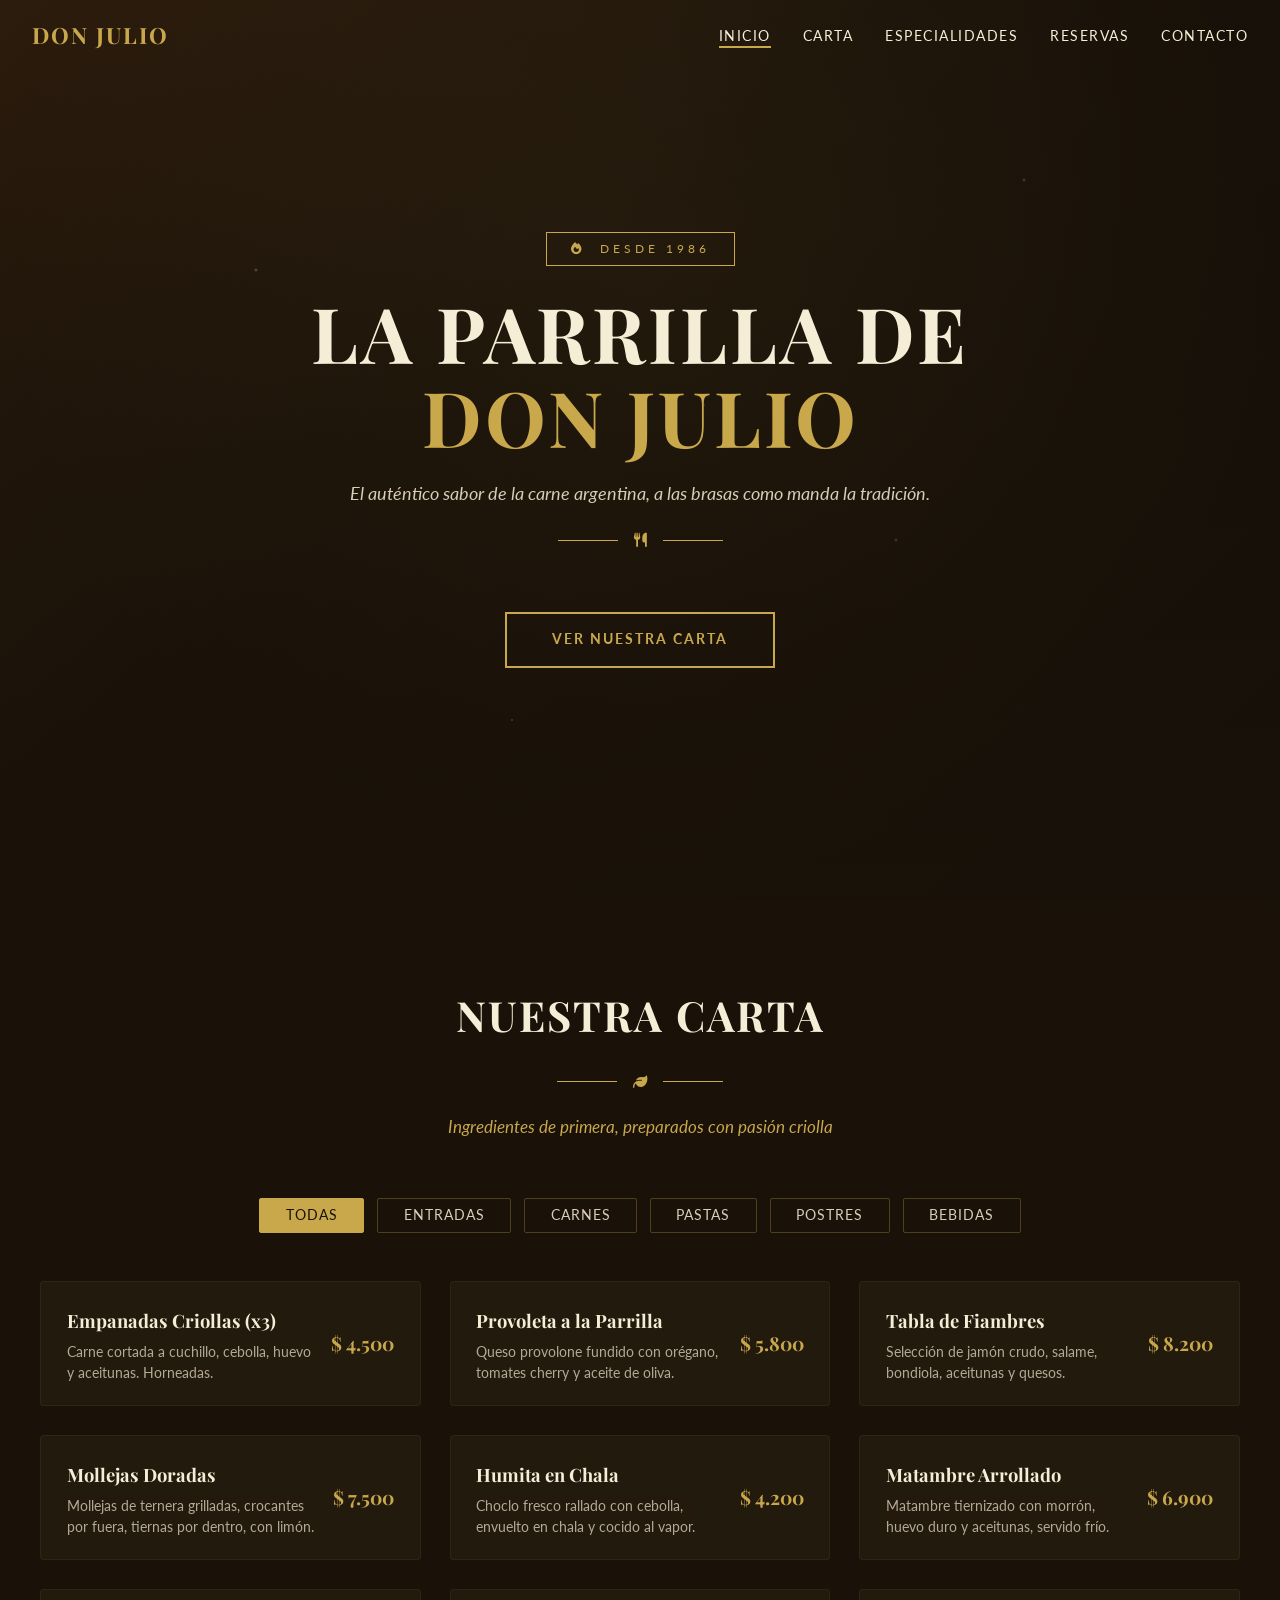
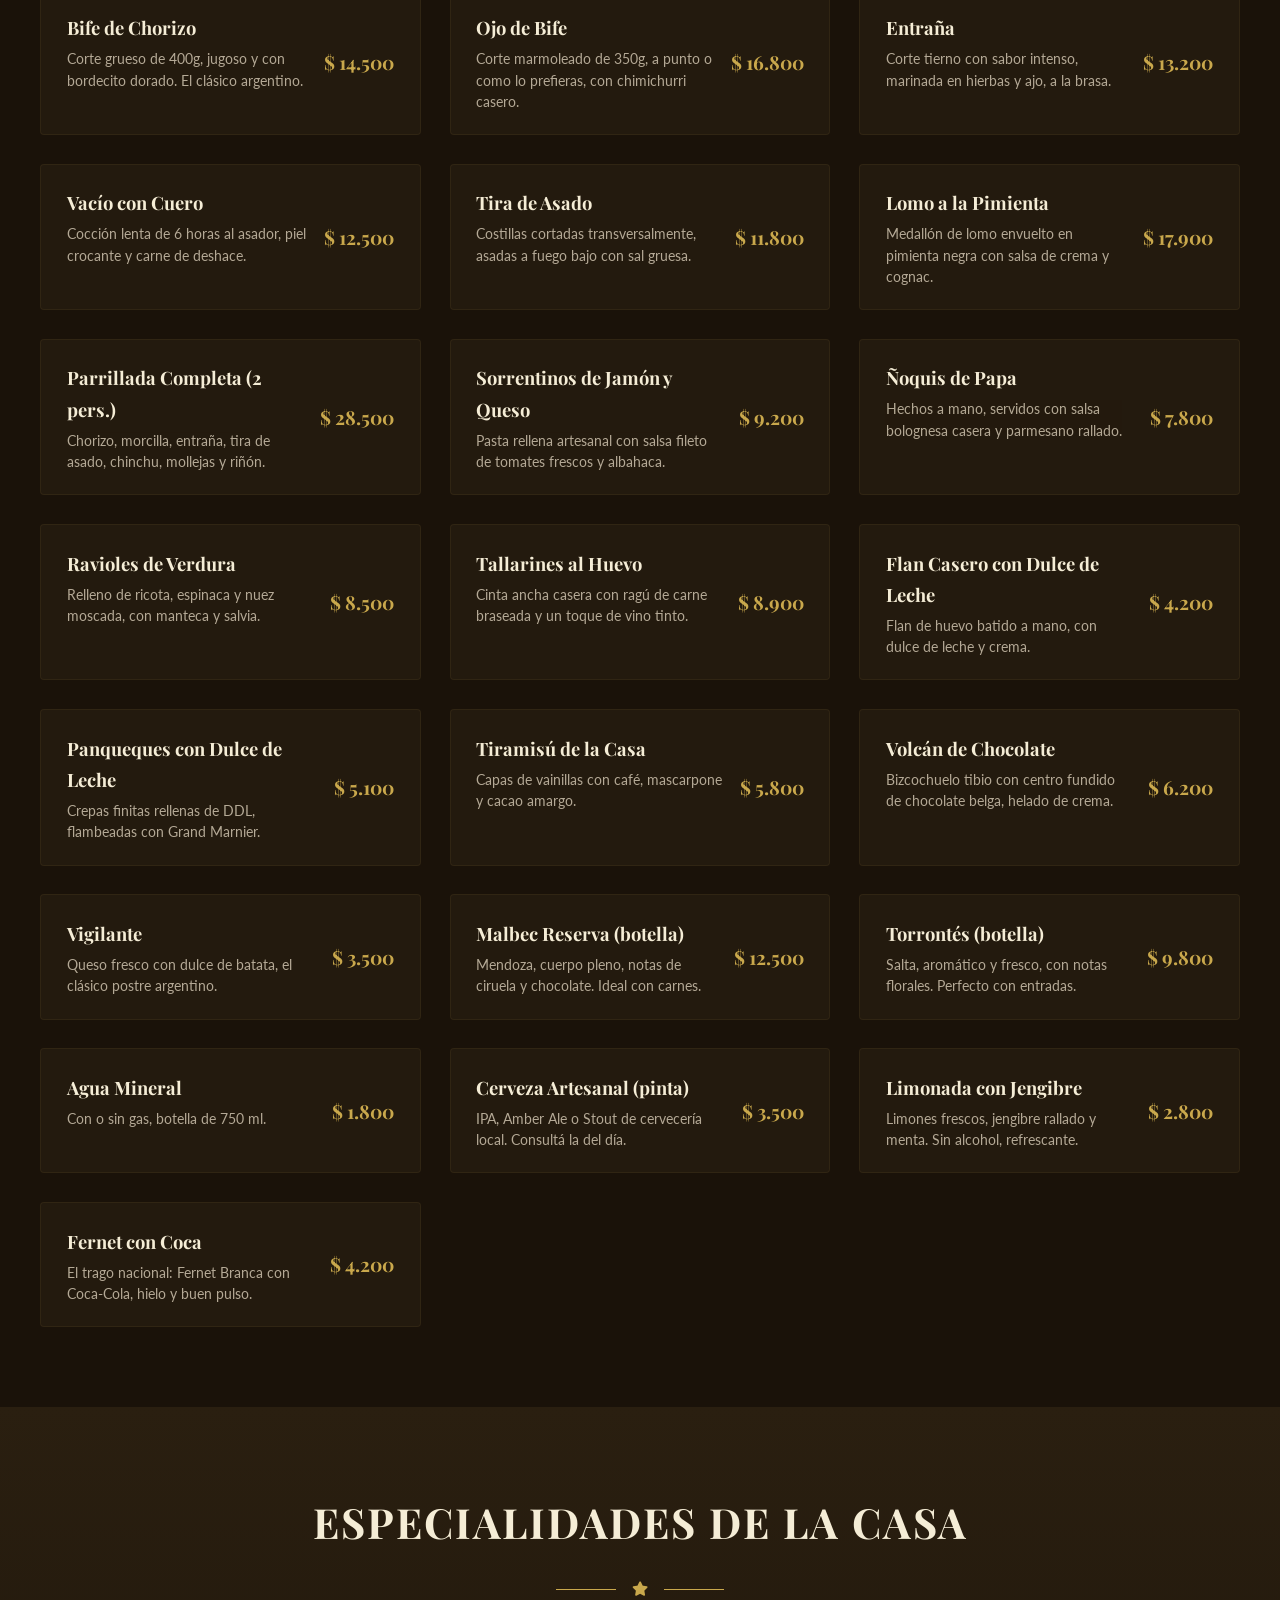
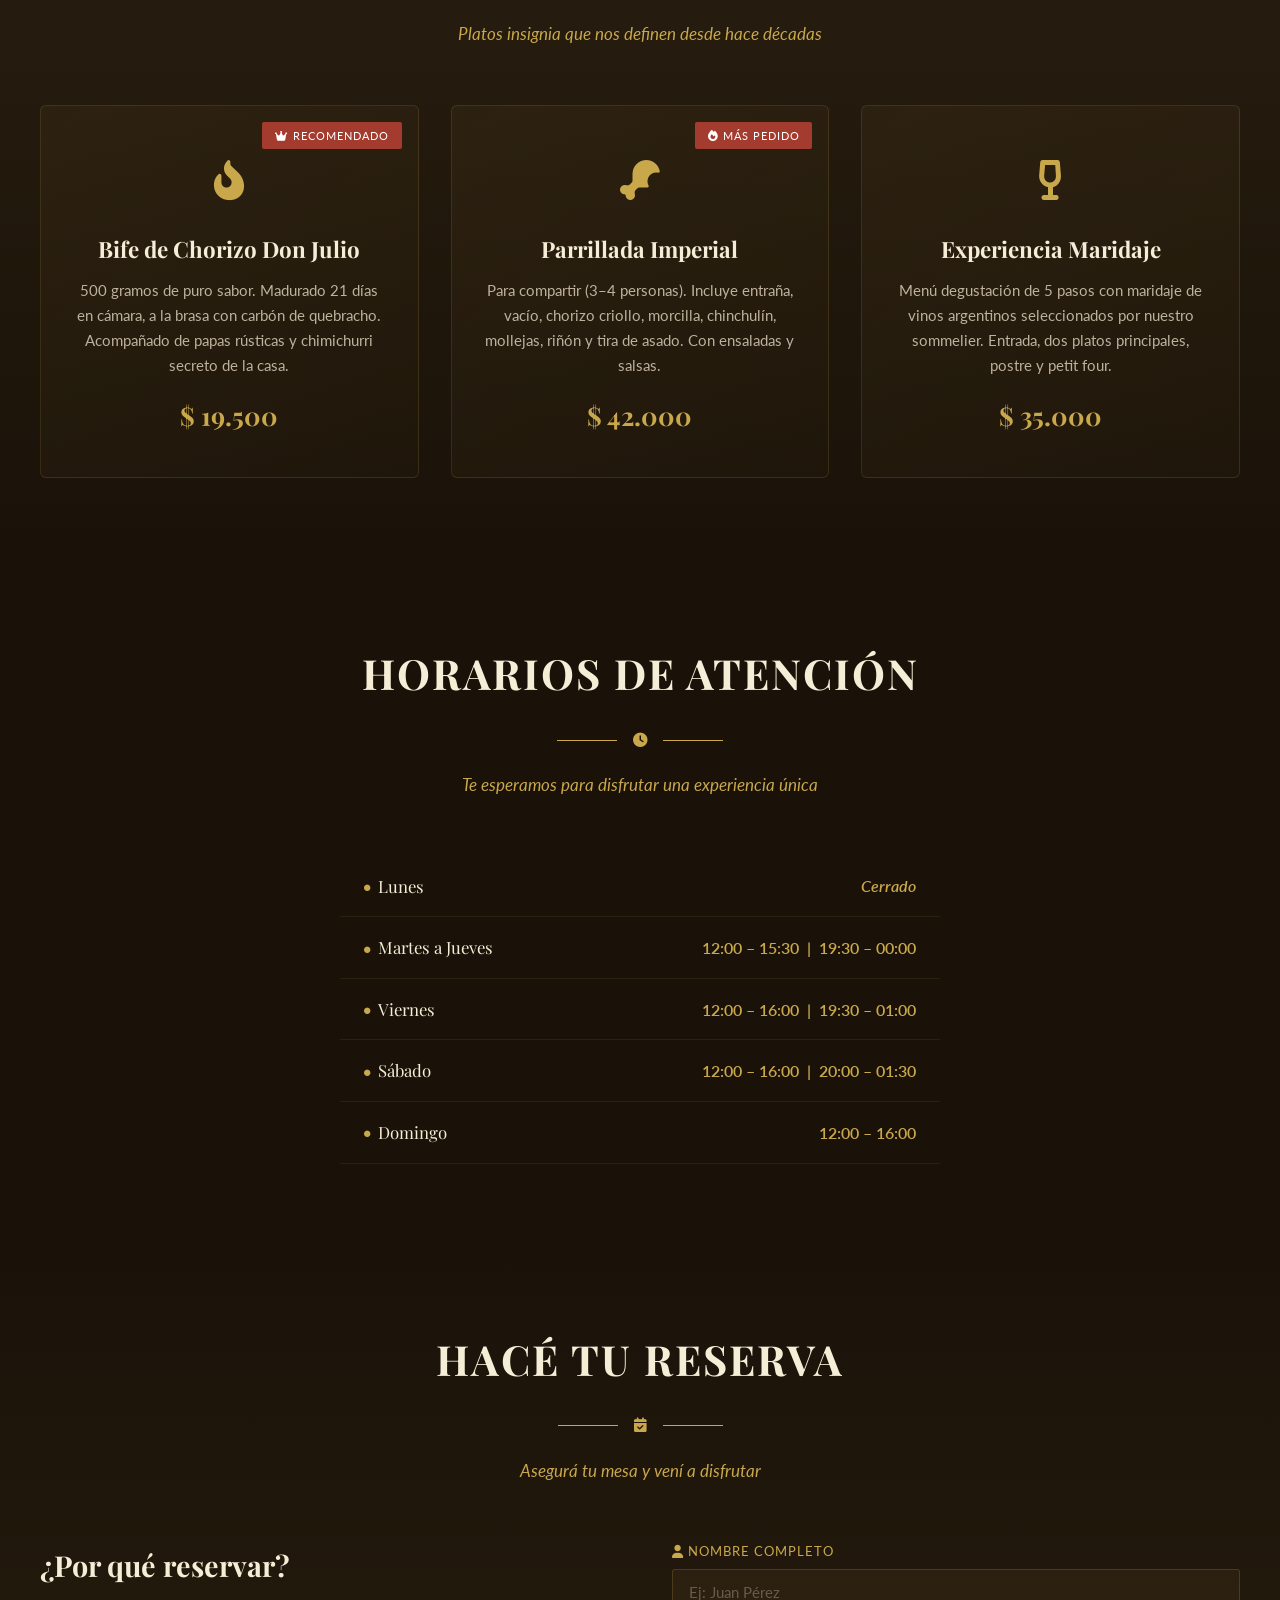
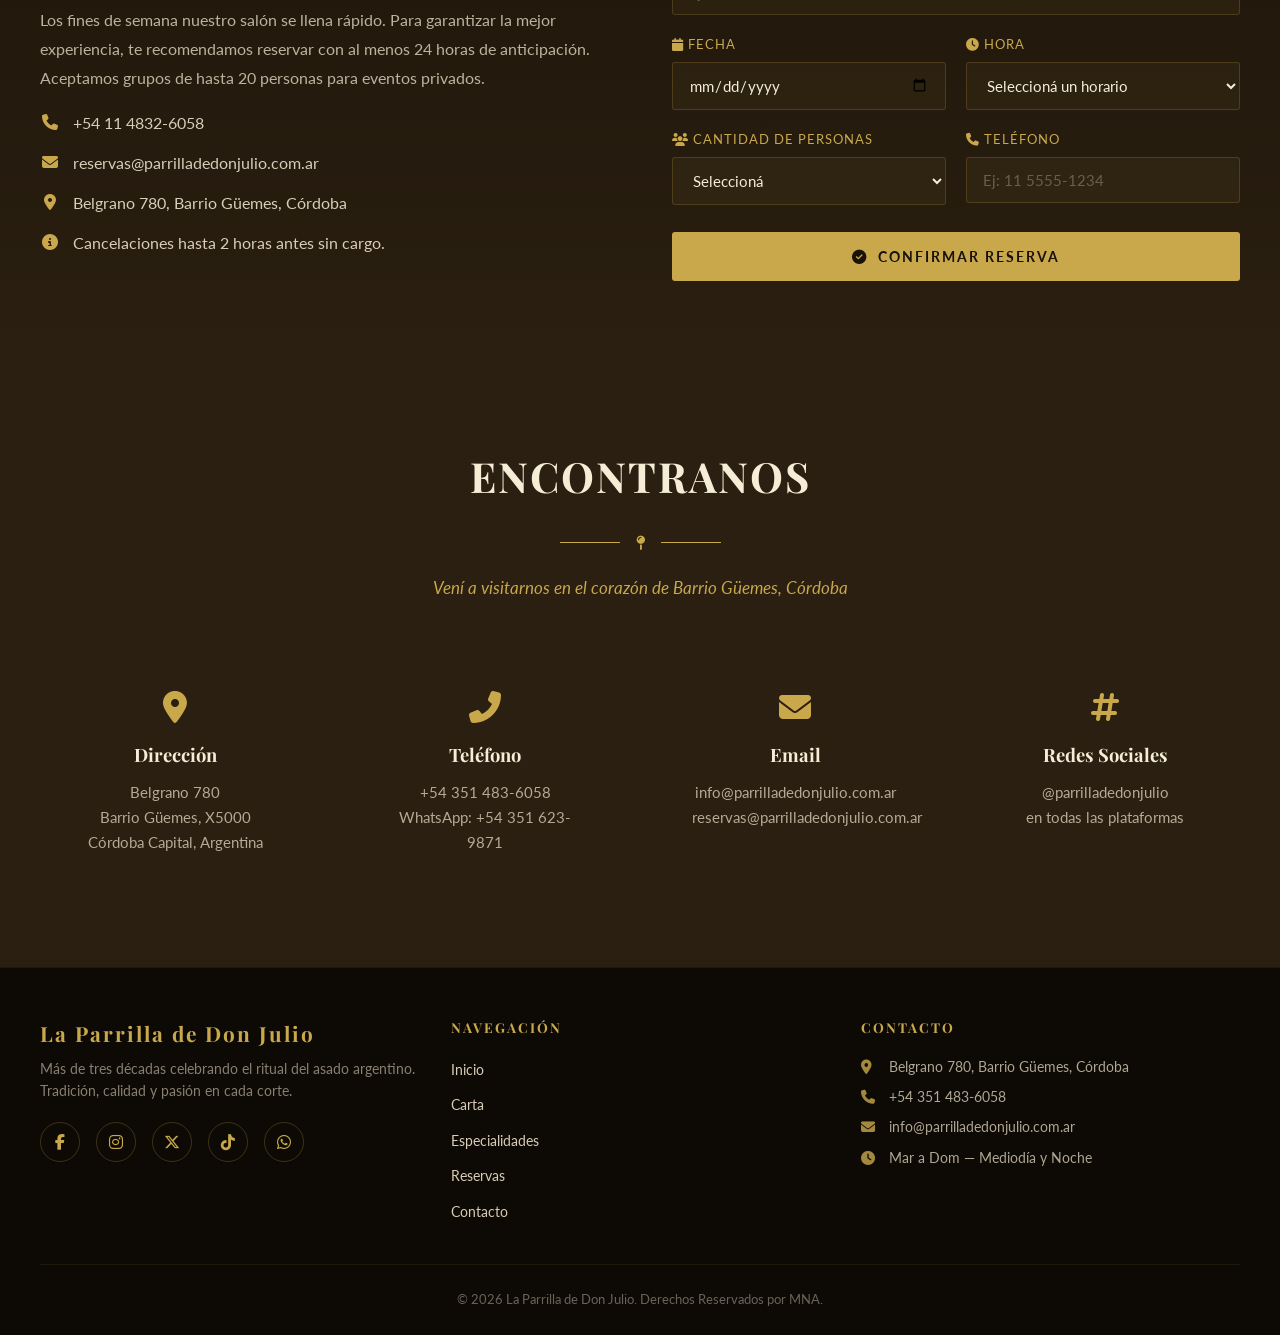
<file: restaurante/plantilla-completa.html>
<!DOCTYPE html>
<html lang="es-AR">
<head>
  <meta charset="UTF-8">
  <meta name="viewport" content="width=device-width, initial-scale=1.0">
  <meta name="description" content="La Parrilla de Don Julio — Restaurante de carnes a la parrilla, pastas caseras y cocina argentina de autor en Córdoba.">
  <title>La Parrilla de Don Julio | Restaurante Argentino</title>

  <script>
    if (!location.pathname.endsWith('/') && !location.pathname.endsWith('.html')) {
      location.replace(location.pathname + '/' + location.search + location.hash);
    }
  </script>

  <!-- Google Fonts -->
  <link rel="preconnect" href="https://fonts.googleapis.com">
  <link rel="preconnect" href="https://fonts.gstatic.com" crossorigin>
  <link href="https://fonts.googleapis.com/css2?family=Lato:wght@300;400;700&family=Playfair+Display:ital,wght@0,400;0,700;1,400&display=swap" rel="stylesheet">

  <!-- Font Awesome -->
  <link rel="stylesheet" href="https://cdnjs.cloudflare.com/ajax/libs/font-awesome/6.5.1/css/all.min.css">

  <!-- Stylesheet -->
  <!-- ESTILOS COMPLETOS EMBEBIDOS (LISTO PARA COPIAR Y PEGAR) -->
  <style>
/* ============================================
   LA PARRILLA DE DON JULIO - Estilos
   ============================================ */

/* --- Reset & Base --- */
*, *::before, *::after {
  margin: 0;
  padding: 0;
  box-sizing: border-box;
}

:root {
  --color-bg: #1a1209;
  --color-bg-light: #2a1f10;
  --color-bg-card: #231a0e;
  --color-gold: #c9a84c;
  --color-gold-light: #e2c972;
  --color-gold-dark: #a0832e;
  --color-cream: #f5edd6;
  --color-text: #d9cdb8;
  --color-text-light: #e8dfd0;
  --color-red: #a33b2e;
  --color-red-light: #c94f3f;
  --font-heading: 'Playfair Display', Georgia, serif;
  --font-body: 'Lato', 'Segoe UI', sans-serif;
  --shadow-gold: 0 0 20px rgba(201, 168, 76, .15);
  --transition: .35s cubic-bezier(.4,0,.2,1);
}

html {
  scroll-behavior: smooth;
  font-size: 16px;
}

body {
  font-family: var(--font-body);
  background-color: var(--color-bg);
  color: var(--color-text);
  line-height: 1.7;
  overflow-x: hidden;
}

a { color: var(--color-gold); text-decoration: none; transition: color var(--transition); }
a:hover { color: var(--color-gold-light); }

img { max-width: 100%; display: block; }

h1,h2,h3,h4,h5 { font-family: var(--font-heading); color: var(--color-cream); font-weight: 700; }

section { padding: 5rem 1.5rem; }

.container { max-width: 1200px; margin: 0 auto; }

/* Decorative divider */
.divider {
  display: flex;
  align-items: center;
  justify-content: center;
  gap: 1rem;
  margin: 1.5rem auto;
}
.divider span { width: 60px; height: 1px; background: var(--color-gold); }
.divider i { color: var(--color-gold); font-size: .9rem; }

/* Section title */
.section-title {
  text-align: center;
  margin-bottom: 3.5rem;
}
.section-title h2 {
  font-size: 2.6rem;
  letter-spacing: 2px;
  text-transform: uppercase;
}
.section-title p {
  color: var(--color-gold);
  font-style: italic;
  margin-top: .5rem;
  font-size: 1.05rem;
}

/* ============================================
   NAVIGATION
   ============================================ */
.navbar {
  position: fixed;
  top: 0;
  left: 0;
  width: 100%;
  z-index: 1000;
  padding: 1rem 2rem;
  display: flex;
  align-items: center;
  justify-content: space-between;
  transition: background var(--transition), box-shadow var(--transition), padding var(--transition);
}

.navbar.scrolled {
  background: rgba(26, 18, 9, .97);
  box-shadow: 0 2px 20px rgba(0,0,0,.5);
  padding: .6rem 2rem;
}

.navbar__logo {
  font-family: var(--font-heading);
  font-size: 1.4rem;
  color: var(--color-gold);
  letter-spacing: 2px;
  font-weight: 700;
  white-space: nowrap;
}

.navbar__links {
  list-style: none;
  display: flex;
  gap: 2rem;
}

.navbar__links a {
  color: var(--color-cream);
  font-size: .9rem;
  text-transform: uppercase;
  letter-spacing: 1.5px;
  position: relative;
  padding-bottom: 4px;
}

.navbar__links a::after {
  content: '';
  position: absolute;
  bottom: 0;
  left: 0;
  width: 0;
  height: 2px;
  background: var(--color-gold);
  transition: width var(--transition);
}

.navbar__links a:hover::after,
.navbar__links a.active::after { width: 100%; }

/* Hamburger */
.navbar__toggle {
  display: none;
  flex-direction: column;
  gap: 5px;
  cursor: pointer;
  background: none;
  border: none;
  padding: 4px;
}
.navbar__toggle span {
  width: 26px;
  height: 2px;
  background: var(--color-gold);
  transition: var(--transition);
  border-radius: 2px;
}

/* ============================================
   HERO
   ============================================ */
.hero {
  position: relative;
  min-height: 100vh;
  display: flex;
  align-items: center;
  justify-content: center;
  text-align: center;
  padding: 2rem;
  background:
    linear-gradient(180deg, rgba(26,18,9,.45) 0%, rgba(26,18,9,.85) 100%),
    radial-gradient(ellipse at 50% 30%, rgba(201,168,76,.12) 0%, transparent 70%),
    linear-gradient(135deg, #3b2410 0%, #1a1209 40%, #0d0a05 100%);
  overflow: hidden;
}

/* animated ember particles */
.hero::before {
  content: '';
  position: absolute;
  inset: 0;
  background-image:
    radial-gradient(2px 2px at 20% 30%, rgba(201,168,76,.5) 0%, transparent 100%),
    radial-gradient(2px 2px at 70% 60%, rgba(201,168,76,.3) 0%, transparent 100%),
    radial-gradient(1.5px 1.5px at 40% 80%, rgba(201,168,76,.4) 0%, transparent 100%),
    radial-gradient(2px 2px at 80% 20%, rgba(201,168,76,.35) 0%, transparent 100%),
    radial-gradient(1px 1px at 55% 45%, rgba(201,168,76,.5) 0%, transparent 100%);
  animation: sparkle 6s ease-in-out infinite alternate;
  pointer-events: none;
}

@keyframes sparkle {
  0% { opacity: .4; transform: translateY(0); }
  100% { opacity: 1; transform: translateY(-12px); }
}

.hero__content {
  position: relative;
  z-index: 2;
  max-width: 800px;
}

.hero__badge {
  display: inline-block;
  border: 1px solid var(--color-gold);
  color: var(--color-gold);
  padding: .35rem 1.5rem;
  font-size: .75rem;
  letter-spacing: 4px;
  text-transform: uppercase;
  margin-bottom: 1.5rem;
  animation: fadeInDown .8s ease-out both;
}

.hero__title {
  font-size: clamp(2.6rem, 6vw, 5rem);
  line-height: 1.1;
  letter-spacing: 3px;
  text-transform: uppercase;
  animation: fadeInDown 1s ease-out .2s both;
}

.hero__title span {
  display: block;
  color: var(--color-gold);
}

.hero__tagline {
  font-size: 1.15rem;
  color: var(--color-text);
  margin-top: 1.2rem;
  font-style: italic;
  animation: fadeInDown 1s ease-out .5s both;
}

.hero__cta {
  display: inline-block;
  margin-top: 2.5rem;
  padding: .9rem 2.8rem;
  border: 2px solid var(--color-gold);
  color: var(--color-gold);
  text-transform: uppercase;
  letter-spacing: 2px;
  font-size: .85rem;
  font-weight: 700;
  transition: var(--transition);
  animation: fadeInDown 1s ease-out .8s both;
}

.hero__cta:hover {
  background: var(--color-gold);
  color: var(--color-bg);
  box-shadow: var(--shadow-gold);
}

@keyframes fadeInDown {
  from { opacity: 0; transform: translateY(-24px); }
  to   { opacity: 1; transform: translateY(0); }
}

/* ============================================
   MENU / CARTA
   ============================================ */
#carta { background: var(--color-bg); }

.menu-categories {
  display: flex;
  justify-content: center;
  flex-wrap: wrap;
  gap: .8rem;
  margin-bottom: 3rem;
}

.menu-categories button {
  background: transparent;
  border: 1px solid rgba(201,168,76,.3);
  color: var(--color-text);
  padding: .55rem 1.6rem;
  font-family: var(--font-body);
  font-size: .85rem;
  text-transform: uppercase;
  letter-spacing: 1px;
  cursor: pointer;
  transition: var(--transition);
  border-radius: 2px;
}

.menu-categories button:hover,
.menu-categories button.active {
  background: var(--color-gold);
  color: var(--color-bg);
  border-color: var(--color-gold);
}

.menu-grid {
  display: grid;
  grid-template-columns: repeat(auto-fill, minmax(340px, 1fr));
  gap: 1.8rem;
}

.menu-item {
  display: flex;
  justify-content: space-between;
  gap: 1rem;
  padding: 1.4rem 1.6rem;
  background: var(--color-bg-card);
  border: 1px solid rgba(201,168,76,.08);
  border-radius: 4px;
  transition: var(--transition);
  position: relative;
  overflow: hidden;
}

.menu-item::before {
  content: '';
  position: absolute;
  top: 0; left: -100%;
  width: 100%; height: 100%;
  background: linear-gradient(90deg, transparent, rgba(201,168,76,.04), transparent);
  transition: left .6s ease;
}

.menu-item:hover::before { left: 100%; }
.menu-item:hover {
  border-color: rgba(201,168,76,.25);
  transform: translateY(-2px);
  box-shadow: var(--shadow-gold);
}

.menu-item__info { flex: 1; }

.menu-item__name {
  font-family: var(--font-heading);
  font-size: 1.15rem;
  color: var(--color-cream);
  margin-bottom: .3rem;
}

.menu-item__desc {
  font-size: .88rem;
  color: var(--color-text);
  opacity: .8;
  line-height: 1.5;
}

.menu-item__price {
  font-family: var(--font-heading);
  font-size: 1.2rem;
  color: var(--color-gold);
  white-space: nowrap;
  align-self: center;
  font-weight: 700;
}

/* ============================================
   ESPECIALIDADES
   ============================================ */
#especialidades {
  background: linear-gradient(180deg, var(--color-bg-light) 0%, var(--color-bg) 100%);
  position: relative;
}

.especialidades-grid {
  display: grid;
  grid-template-columns: repeat(auto-fit, minmax(300px, 1fr));
  gap: 2rem;
}

.especial-card {
  background: linear-gradient(145deg, rgba(201,168,76,.06), rgba(201,168,76,.02));
  border: 1px solid rgba(201,168,76,.15);
  border-radius: 6px;
  padding: 2.5rem 2rem;
  text-align: center;
  transition: var(--transition);
  position: relative;
}

.especial-card:hover {
  transform: translateY(-6px);
  border-color: var(--color-gold);
  box-shadow: 0 12px 40px rgba(201,168,76,.12);
}

.especial-card__icon {
  font-size: 2.5rem;
  color: var(--color-gold);
  margin-bottom: 1rem;
}

.especial-card__title {
  font-size: 1.4rem;
  margin-bottom: .6rem;
}

.especial-card__text {
  font-size: .92rem;
  margin-bottom: 1rem;
  opacity: .85;
}

.especial-card__price {
  font-family: var(--font-heading);
  font-size: 1.6rem;
  color: var(--color-gold);
  font-weight: 700;
}

.especial-card__badge {
  position: absolute;
  top: 1rem;
  right: 1rem;
  background: var(--color-red);
  color: #fff;
  font-size: .7rem;
  padding: .25rem .8rem;
  text-transform: uppercase;
  letter-spacing: 1px;
  border-radius: 2px;
}

/* ============================================
   HORARIOS
   ============================================ */
#horarios {
  background: var(--color-bg);
}

.horarios-wrapper {
  display: flex;
  justify-content: center;
}

.horarios-table {
  width: 100%;
  max-width: 600px;
  border-collapse: collapse;
}

.horarios-table tr {
  border-bottom: 1px solid rgba(201,168,76,.1);
  transition: background var(--transition);
}

.horarios-table tr:hover { background: rgba(201,168,76,.04); }

.horarios-table td {
  padding: 1rem 1.5rem;
  font-size: 1rem;
}

.horarios-table td:first-child {
  font-family: var(--font-heading);
  color: var(--color-cream);
  font-size: 1.05rem;
}

.horarios-table td:last-child {
  text-align: right;
  color: var(--color-gold);
  font-weight: 600;
}

.horarios-table .cerrado {
  color: var(--color-red-light);
  font-style: italic;
}

/* ============================================
   RESERVAS
   ============================================ */
#reservas {
  background: linear-gradient(180deg, var(--color-bg) 0%, var(--color-bg-light) 100%);
}

.reservas-wrapper {
  display: grid;
  grid-template-columns: 1fr 1fr;
  gap: 4rem;
  align-items: start;
}

.reservas-info h3 {
  font-size: 1.8rem;
  margin-bottom: 1rem;
}

.reservas-info p {
  margin-bottom: 1rem;
  opacity: .85;
  line-height: 1.8;
}

.reservas-info__detail {
  display: flex;
  align-items: center;
  gap: .8rem;
  margin-bottom: .8rem;
}

.reservas-info__detail i {
  color: var(--color-gold);
  width: 20px;
  text-align: center;
}

.form-reserva {
  display: flex;
  flex-direction: column;
  gap: 1.2rem;
}

.form-group { display: flex; flex-direction: column; gap: .4rem; }

.form-group label {
  font-size: .8rem;
  text-transform: uppercase;
  letter-spacing: 1px;
  color: var(--color-gold);
}

.form-group input,
.form-group select {
  background: rgba(201,168,76,.06);
  border: 1px solid rgba(201,168,76,.2);
  color: var(--color-cream);
  padding: .8rem 1rem;
  font-family: var(--font-body);
  font-size: .95rem;
  border-radius: 3px;
  transition: border-color var(--transition), box-shadow var(--transition);
  outline: none;
}

.form-group input::placeholder { color: rgba(217,205,184,.35); }

.form-group input:focus,
.form-group select:focus {
  border-color: var(--color-gold);
  box-shadow: 0 0 0 3px rgba(201,168,76,.1);
}

.form-row { display: grid; grid-template-columns: 1fr 1fr; gap: 1.2rem; }

.btn-reserva {
  margin-top: .5rem;
  padding: 1rem 2rem;
  background: var(--color-gold);
  color: var(--color-bg);
  border: none;
  font-family: var(--font-body);
  font-size: .9rem;
  font-weight: 700;
  text-transform: uppercase;
  letter-spacing: 2px;
  cursor: pointer;
  transition: var(--transition);
  border-radius: 3px;
}

.btn-reserva:hover {
  background: var(--color-gold-light);
  box-shadow: 0 4px 20px rgba(201,168,76,.3);
  transform: translateY(-2px);
}

/* ============================================
   CONTACTO
   ============================================ */
#contacto {
  background: var(--color-bg-light);
}

.contacto-grid {
  display: grid;
  grid-template-columns: repeat(auto-fit, minmax(250px, 1fr));
  gap: 2.5rem;
  text-align: center;
}

.contacto-card {
  padding: 2rem;
}

.contacto-card i {
  font-size: 2rem;
  color: var(--color-gold);
  margin-bottom: 1rem;
}

.contacto-card h4 {
  font-size: 1.15rem;
  margin-bottom: .6rem;
}

.contacto-card p {
  font-size: .92rem;
  opacity: .8;
  line-height: 1.7;
}

/* ============================================
   FOOTER
   ============================================ */
.footer {
  background: #0d0a05;
  padding: 3rem 2rem 1.5rem;
  border-top: 1px solid rgba(201,168,76,.1);
}

.footer__inner {
  max-width: 1200px;
  margin: 0 auto;
  display: grid;
  grid-template-columns: 1fr 1fr 1fr;
  gap: 2rem;
  padding-bottom: 2rem;
  border-bottom: 1px solid rgba(201,168,76,.08);
}

.footer__brand h3 {
  font-size: 1.3rem;
  color: var(--color-gold);
  margin-bottom: .5rem;
  letter-spacing: 2px;
}

.footer__brand p {
  font-size: .85rem;
  opacity: .6;
  line-height: 1.6;
}

.footer__links h4,
.footer__contact h4 {
  font-size: .85rem;
  text-transform: uppercase;
  letter-spacing: 2px;
  color: var(--color-gold);
  margin-bottom: 1rem;
}

.footer__links ul { list-style: none; }
.footer__links li { margin-bottom: .5rem; }
.footer__links a { color: var(--color-text); font-size: .9rem; }
.footer__links a:hover { color: var(--color-gold); }

.footer__contact p {
  font-size: .88rem;
  margin-bottom: .4rem;
  opacity: .8;
}

.footer__contact i {
  color: var(--color-gold);
  margin-right: .5rem;
  width: 16px;
}

.footer__social {
  display: flex;
  gap: 1rem;
  margin-top: 1.2rem;
}

.footer__social a {
  display: flex;
  align-items: center;
  justify-content: center;
  width: 40px;
  height: 40px;
  border: 1px solid rgba(201,168,76,.25);
  border-radius: 50%;
  color: var(--color-gold);
  font-size: 1rem;
  transition: var(--transition);
}

.footer__social a:hover {
  background: var(--color-gold);
  color: var(--color-bg);
  transform: translateY(-3px);
}

.footer__bottom {
  text-align: center;
  padding-top: 1.5rem;
  font-size: .8rem;
  opacity: .45;
  max-width: 1200px;
  margin: 0 auto;
}

/* ============================================
   SCROLL REVEAL ANIMATIONS
   ============================================ */
.reveal {
  opacity: 0;
  transform: translateY(30px);
  transition: opacity .7s ease, transform .7s ease;
}

.reveal.visible {
  opacity: 1;
  transform: translateY(0);
}

/* ============================================
   RESPONSIVE
   ============================================ */
@media (max-width: 992px) {
  .reservas-wrapper { grid-template-columns: 1fr; gap: 2.5rem; }
  .footer__inner { grid-template-columns: 1fr; text-align: center; }
  .footer__social { justify-content: center; }
}

@media (max-width: 768px) {
  .navbar__links {
    position: fixed;
    top: 0;
    right: -100%;
    width: 280px;
    height: 100vh;
    background: rgba(26,18,9,.98);
    flex-direction: column;
    padding: 5rem 2rem 2rem;
    gap: 1.5rem;
    transition: right var(--transition);
    box-shadow: -4px 0 30px rgba(0,0,0,.5);
  }

  .navbar__links.open { right: 0; }

  .navbar__toggle { display: flex; }

  .menu-grid { grid-template-columns: 1fr; }

  section { padding: 3.5rem 1.2rem; }

  .section-title h2 { font-size: 2rem; }

  .form-row { grid-template-columns: 1fr; }

  .especialidades-grid { grid-template-columns: 1fr; }

  .hero__title { letter-spacing: 1px; }
}

@media (max-width: 480px) {
  .navbar__logo { font-size: 1.1rem; }
  .hero__badge { font-size: .65rem; letter-spacing: 3px; }
  .menu-item { flex-direction: column; gap: .5rem; }
  .menu-item__price { align-self: flex-start; }
}

/* Accessibility - reduce motion */
@media (prefers-reduced-motion: reduce) {
  *, *::before, *::after {
    animation-duration: 0.01ms !important;
    transition-duration: 0.01ms !important;
  }
  html { scroll-behavior: auto; }
}

  </style>
</head>
<body>

  <!-- ============================
       NAVEGACIÓN
       ============================ -->
  <nav class="navbar" id="navbar">
    <a href="#" class="navbar__logo">DON JULIO</a>
    <ul class="navbar__links" id="navLinks">
      <li><a href="#inicio" class="active">Inicio</a></li>
      <li><a href="#carta">Carta</a></li>
      <li><a href="#especialidades">Especialidades</a></li>
      <li><a href="#reservas">Reservas</a></li>
      <li><a href="#contacto">Contacto</a></li>
    </ul>
    <button class="navbar__toggle" id="navToggle" aria-label="Abrir menú">
      <span></span><span></span><span></span>
    </button>
  </nav>

  <!-- ============================
       HERO
       ============================ -->
  <header class="hero" id="inicio">
    <div class="hero__content">
      <span class="hero__badge"><i class="fas fa-fire"></i> &nbsp;Desde 1986</span>
      <h1 class="hero__title">La Parrilla de<span>Don Julio</span></h1>
      <p class="hero__tagline">El auténtico sabor de la carne argentina, a las brasas como manda la tradición.</p>
      <div class="divider"><span></span><i class="fas fa-utensils"></i><span></span></div>
      <a href="#carta" class="hero__cta">Ver nuestra carta</a>
    </div>
  </header>

  <!-- ============================
       CARTA / MENÚ
       ============================ -->
  <section id="carta">
    <div class="container">
      <div class="section-title reveal">
        <h2>Nuestra Carta</h2>
        <div class="divider"><span></span><i class="fas fa-leaf"></i><span></span></div>
        <p>Ingredientes de primera, preparados con pasión criolla</p>
      </div>

      <!-- Filtros de categoría -->
      <div class="menu-categories reveal">
        <button class="active" data-category="all">Todas</button>
        <button data-category="entradas">Entradas</button>
        <button data-category="carnes">Carnes</button>
        <button data-category="pastas">Pastas</button>
        <button data-category="postres">Postres</button>
        <button data-category="bebidas">Bebidas</button>
      </div>

      <!-- Grilla de ítems -->
      <div class="menu-grid" id="menuGrid">

        <!-- ─── ENTRADAS ─── -->
        <div class="menu-item reveal" data-category="entradas">
          <div class="menu-item__info">
            <h3 class="menu-item__name">Empanadas Criollas (x3)</h3>
            <p class="menu-item__desc">Carne cortada a cuchillo, cebolla, huevo y aceitunas. Horneadas.</p>
          </div>
          <span class="menu-item__price">$ 4.500</span>
        </div>

        <div class="menu-item reveal" data-category="entradas">
          <div class="menu-item__info">
            <h3 class="menu-item__name">Provoleta a la Parrilla</h3>
            <p class="menu-item__desc">Queso provolone fundido con orégano, tomates cherry y aceite de oliva.</p>
          </div>
          <span class="menu-item__price">$ 5.800</span>
        </div>

        <div class="menu-item reveal" data-category="entradas">
          <div class="menu-item__info">
            <h3 class="menu-item__name">Tabla de Fiambres</h3>
            <p class="menu-item__desc">Selección de jamón crudo, salame, bondiola, aceitunas y quesos.</p>
          </div>
          <span class="menu-item__price">$ 8.200</span>
        </div>

        <div class="menu-item reveal" data-category="entradas">
          <div class="menu-item__info">
            <h3 class="menu-item__name">Mollejas Doradas</h3>
            <p class="menu-item__desc">Mollejas de ternera grilladas, crocantes por fuera, tiernas por dentro, con limón.</p>
          </div>
          <span class="menu-item__price">$ 7.500</span>
        </div>

        <div class="menu-item reveal" data-category="entradas">
          <div class="menu-item__info">
            <h3 class="menu-item__name">Humita en Chala</h3>
            <p class="menu-item__desc">Choclo fresco rallado con cebolla, envuelto en chala y cocido al vapor.</p>
          </div>
          <span class="menu-item__price">$ 4.200</span>
        </div>

        <div class="menu-item reveal" data-category="entradas">
          <div class="menu-item__info">
            <h3 class="menu-item__name">Matambre Arrollado</h3>
            <p class="menu-item__desc">Matambre tiernizado con morrón, huevo duro y aceitunas, servido frío.</p>
          </div>
          <span class="menu-item__price">$ 6.900</span>
        </div>

        <!-- ─── CARNES A LA PARRILLA ─── -->
        <div class="menu-item reveal" data-category="carnes">
          <div class="menu-item__info">
            <h3 class="menu-item__name">Bife de Chorizo</h3>
            <p class="menu-item__desc">Corte grueso de 400g, jugoso y con bordecito dorado. El clásico argentino.</p>
          </div>
          <span class="menu-item__price">$ 14.500</span>
        </div>

        <div class="menu-item reveal" data-category="carnes">
          <div class="menu-item__info">
            <h3 class="menu-item__name">Ojo de Bife</h3>
            <p class="menu-item__desc">Corte marmoleado de 350g, a punto o como lo prefieras, con chimichurri casero.</p>
          </div>
          <span class="menu-item__price">$ 16.800</span>
        </div>

        <div class="menu-item reveal" data-category="carnes">
          <div class="menu-item__info">
            <h3 class="menu-item__name">Entraña</h3>
            <p class="menu-item__desc">Corte tierno con sabor intenso, marinada en hierbas y ajo, a la brasa.</p>
          </div>
          <span class="menu-item__price">$ 13.200</span>
        </div>

        <div class="menu-item reveal" data-category="carnes">
          <div class="menu-item__info">
            <h3 class="menu-item__name">Vacío con Cuero</h3>
            <p class="menu-item__desc">Cocción lenta de 6 horas al asador, piel crocante y carne de deshace.</p>
          </div>
          <span class="menu-item__price">$ 12.500</span>
        </div>

        <div class="menu-item reveal" data-category="carnes">
          <div class="menu-item__info">
            <h3 class="menu-item__name">Tira de Asado</h3>
            <p class="menu-item__desc">Costillas cortadas transversalmente, asadas a fuego bajo con sal gruesa.</p>
          </div>
          <span class="menu-item__price">$ 11.800</span>
        </div>

        <div class="menu-item reveal" data-category="carnes">
          <div class="menu-item__info">
            <h3 class="menu-item__name">Lomo a la Pimienta</h3>
            <p class="menu-item__desc">Medallón de lomo envuelto en pimienta negra con salsa de crema y cognac.</p>
          </div>
          <span class="menu-item__price">$ 17.900</span>
        </div>

        <div class="menu-item reveal" data-category="carnes">
          <div class="menu-item__info">
            <h3 class="menu-item__name">Parrillada Completa (2 pers.)</h3>
            <p class="menu-item__desc">Chorizo, morcilla, entraña, tira de asado, chinchu, mollejas y riñón.</p>
          </div>
          <span class="menu-item__price">$ 28.500</span>
        </div>

        <!-- ─── PASTAS ─── -->
        <div class="menu-item reveal" data-category="pastas">
          <div class="menu-item__info">
            <h3 class="menu-item__name">Sorrentinos de Jamón y Queso</h3>
            <p class="menu-item__desc">Pasta rellena artesanal con salsa fileto de tomates frescos y albahaca.</p>
          </div>
          <span class="menu-item__price">$ 9.200</span>
        </div>

        <div class="menu-item reveal" data-category="pastas">
          <div class="menu-item__info">
            <h3 class="menu-item__name">Ñoquis de Papa</h3>
            <p class="menu-item__desc">Hechos a mano, servidos con salsa bolognesa casera y parmesano rallado.</p>
          </div>
          <span class="menu-item__price">$ 7.800</span>
        </div>

        <div class="menu-item reveal" data-category="pastas">
          <div class="menu-item__info">
            <h3 class="menu-item__name">Ravioles de Verdura</h3>
            <p class="menu-item__desc">Relleno de ricota, espinaca y nuez moscada, con manteca y salvia.</p>
          </div>
          <span class="menu-item__price">$ 8.500</span>
        </div>

        <div class="menu-item reveal" data-category="pastas">
          <div class="menu-item__info">
            <h3 class="menu-item__name">Tallarines al Huevo</h3>
            <p class="menu-item__desc">Cinta ancha casera con ragú de carne braseada y un toque de vino tinto.</p>
          </div>
          <span class="menu-item__price">$ 8.900</span>
        </div>

        <!-- ─── POSTRES ─── -->
        <div class="menu-item reveal" data-category="postres">
          <div class="menu-item__info">
            <h3 class="menu-item__name">Flan Casero con Dulce de Leche</h3>
            <p class="menu-item__desc">Flan de huevo batido a mano, con dulce de leche y crema.</p>
          </div>
          <span class="menu-item__price">$ 4.200</span>
        </div>

        <div class="menu-item reveal" data-category="postres">
          <div class="menu-item__info">
            <h3 class="menu-item__name">Panqueques con Dulce de Leche</h3>
            <p class="menu-item__desc">Crepas finitas rellenas de DDL, flambeadas con Grand Marnier.</p>
          </div>
          <span class="menu-item__price">$ 5.100</span>
        </div>

        <div class="menu-item reveal" data-category="postres">
          <div class="menu-item__info">
            <h3 class="menu-item__name">Tiramisú de la Casa</h3>
            <p class="menu-item__desc">Capas de vainillas con café, mascarpone y cacao amargo.</p>
          </div>
          <span class="menu-item__price">$ 5.800</span>
        </div>

        <div class="menu-item reveal" data-category="postres">
          <div class="menu-item__info">
            <h3 class="menu-item__name">Volcán de Chocolate</h3>
            <p class="menu-item__desc">Bizcochuelo tibio con centro fundido de chocolate belga, helado de crema.</p>
          </div>
          <span class="menu-item__price">$ 6.200</span>
        </div>

        <div class="menu-item reveal" data-category="postres">
          <div class="menu-item__info">
            <h3 class="menu-item__name">Vigilante</h3>
            <p class="menu-item__desc">Queso fresco con dulce de batata, el clásico postre argentino.</p>
          </div>
          <span class="menu-item__price">$ 3.500</span>
        </div>

        <!-- ─── BEBIDAS ─── -->
        <div class="menu-item reveal" data-category="bebidas">
          <div class="menu-item__info">
            <h3 class="menu-item__name">Malbec Reserva (botella)</h3>
            <p class="menu-item__desc">Mendoza, cuerpo pleno, notas de ciruela y chocolate. Ideal con carnes.</p>
          </div>
          <span class="menu-item__price">$ 12.500</span>
        </div>

        <div class="menu-item reveal" data-category="bebidas">
          <div class="menu-item__info">
            <h3 class="menu-item__name">Torrontés (botella)</h3>
            <p class="menu-item__desc">Salta, aromático y fresco, con notas florales. Perfecto con entradas.</p>
          </div>
          <span class="menu-item__price">$ 9.800</span>
        </div>

        <div class="menu-item reveal" data-category="bebidas">
          <div class="menu-item__info">
            <h3 class="menu-item__name">Agua Mineral</h3>
            <p class="menu-item__desc">Con o sin gas, botella de 750 ml.</p>
          </div>
          <span class="menu-item__price">$ 1.800</span>
        </div>

        <div class="menu-item reveal" data-category="bebidas">
          <div class="menu-item__info">
            <h3 class="menu-item__name">Cerveza Artesanal (pinta)</h3>
            <p class="menu-item__desc">IPA, Amber Ale o Stout de cervecería local. Consultá la del día.</p>
          </div>
          <span class="menu-item__price">$ 3.500</span>
        </div>

        <div class="menu-item reveal" data-category="bebidas">
          <div class="menu-item__info">
            <h3 class="menu-item__name">Limonada con Jengibre</h3>
            <p class="menu-item__desc">Limones frescos, jengibre rallado y menta. Sin alcohol, refrescante.</p>
          </div>
          <span class="menu-item__price">$ 2.800</span>
        </div>

        <div class="menu-item reveal" data-category="bebidas">
          <div class="menu-item__info">
            <h3 class="menu-item__name">Fernet con Coca</h3>
            <p class="menu-item__desc">El trago nacional: Fernet Branca con Coca-Cola, hielo y buen pulso.</p>
          </div>
          <span class="menu-item__price">$ 4.200</span>
        </div>

      </div><!-- /menu-grid -->
    </div>
  </section>

  <!-- ============================
       ESPECIALIDADES DE LA CASA
       ============================ -->
  <section id="especialidades">
    <div class="container">
      <div class="section-title reveal">
        <h2>Especialidades de la Casa</h2>
        <div class="divider"><span></span><i class="fas fa-star"></i><span></span></div>
        <p>Platos insignia que nos definen desde hace décadas</p>
      </div>

      <div class="especialidades-grid">
        <div class="especial-card reveal">
          <span class="especial-card__badge"><i class="fas fa-crown"></i> Recomendado</span>
          <div class="especial-card__icon"><i class="fas fa-fire-flame-curved"></i></div>
          <h3 class="especial-card__title">Bife de Chorizo Don Julio</h3>
          <p class="especial-card__text">500 gramos de puro sabor. Madurado 21 días en cámara, a la brasa con carbón de quebracho. Acompañado de papas rústicas y chimichurri secreto de la casa.</p>
          <span class="especial-card__price">$ 19.500</span>
        </div>

        <div class="especial-card reveal">
          <span class="especial-card__badge"><i class="fas fa-fire"></i> Más pedido</span>
          <div class="especial-card__icon"><i class="fas fa-drumstick-bite"></i></div>
          <h3 class="especial-card__title">Parrillada Imperial</h3>
          <p class="especial-card__text">Para compartir (3–4 personas). Incluye entraña, vacío, chorizo criollo, morcilla, chinchulín, mollejas, riñón y tira de asado. Con ensaladas y salsas.</p>
          <span class="especial-card__price">$ 42.000</span>
        </div>

        <div class="especial-card reveal">
          <div class="especial-card__icon"><i class="fas fa-wine-glass-alt"></i></div>
          <h3 class="especial-card__title">Experiencia Maridaje</h3>
          <p class="especial-card__text">Menú degustación de 5 pasos con maridaje de vinos argentinos seleccionados por nuestro sommelier. Entrada, dos platos principales, postre y petit four.</p>
          <span class="especial-card__price">$ 35.000</span>
        </div>
      </div>
    </div>
  </section>

  <!-- ============================
       HORARIOS
       ============================ -->
  <section id="horarios">
    <div class="container">
      <div class="section-title reveal">
        <h2>Horarios de Atención</h2>
        <div class="divider"><span></span><i class="fas fa-clock"></i><span></span></div>
        <p>Te esperamos para disfrutar una experiencia única</p>
      </div>

      <div class="horarios-wrapper reveal">
        <table class="horarios-table">
          <tr>
            <td><i class="fas fa-circle" style="font-size:.4rem;color:var(--color-gold);vertical-align:middle;margin-right:.5rem"></i>Lunes</td>
            <td class="cerrado">Cerrado</td>
          </tr>
          <tr>
            <td><i class="fas fa-circle" style="font-size:.4rem;color:var(--color-gold);vertical-align:middle;margin-right:.5rem"></i>Martes a Jueves</td>
            <td>12:00 – 15:30 &nbsp;|&nbsp; 19:30 – 00:00</td>
          </tr>
          <tr>
            <td><i class="fas fa-circle" style="font-size:.4rem;color:var(--color-gold);vertical-align:middle;margin-right:.5rem"></i>Viernes</td>
            <td>12:00 – 16:00 &nbsp;|&nbsp; 19:30 – 01:00</td>
          </tr>
          <tr>
            <td><i class="fas fa-circle" style="font-size:.4rem;color:var(--color-gold);vertical-align:middle;margin-right:.5rem"></i>Sábado</td>
            <td>12:00 – 16:00 &nbsp;|&nbsp; 20:00 – 01:30</td>
          </tr>
          <tr>
            <td><i class="fas fa-circle" style="font-size:.4rem;color:var(--color-gold);vertical-align:middle;margin-right:.5rem"></i>Domingo</td>
            <td>12:00 – 16:00</td>
          </tr>
        </table>
      </div>
    </div>
  </section>

  <!-- ============================
       RESERVAS
       ============================ -->
  <section id="reservas">
    <div class="container">
      <div class="section-title reveal">
        <h2>Hacé tu Reserva</h2>
        <div class="divider"><span></span><i class="fas fa-calendar-check"></i><span></span></div>
        <p>Asegurá tu mesa y vení a disfrutar</p>
      </div>

      <div class="reservas-wrapper reveal">
        <div class="reservas-info">
          <h3>¿Por qué reservar?</h3>
          <p>Los fines de semana nuestro salón se llena rápido. Para garantizar la mejor experiencia, te recomendamos reservar con al menos 24 horas de anticipación. Aceptamos grupos de hasta 20 personas para eventos privados.</p>

          <div class="reservas-info__detail">
            <i class="fas fa-phone"></i>
            <span>+54 11 4832-6058</span>
          </div>
          <div class="reservas-info__detail">
            <i class="fas fa-envelope"></i>
            <span>reservas@parrilladedonjulio.com.ar</span>
          </div>
          <div class="reservas-info__detail">
            <i class="fas fa-map-marker-alt"></i>
            <span>Belgrano 780, Barrio Güemes, Córdoba</span>
          </div>
          <div class="reservas-info__detail">
            <i class="fas fa-info-circle"></i>
            <span>Cancelaciones hasta 2 horas antes sin cargo.</span>
          </div>
        </div>

        <form class="form-reserva" id="formReserva" onsubmit="handleReserva(event)">
          <div class="form-group">
            <label for="nombre"><i class="fas fa-user"></i> Nombre completo</label>
            <input type="text" id="nombre" placeholder="Ej: Juan Pérez" required>
          </div>

          <div class="form-row">
            <div class="form-group">
              <label for="fecha"><i class="fas fa-calendar"></i> Fecha</label>
              <input type="date" id="fecha" required>
            </div>
            <div class="form-group">
              <label for="hora"><i class="fas fa-clock"></i> Hora</label>
              <select id="hora" required>
                <option value="">Seleccioná un horario</option>
                <option value="12:00">12:00</option>
                <option value="12:30">12:30</option>
                <option value="13:00">13:00</option>
                <option value="13:30">13:30</option>
                <option value="14:00">14:00</option>
                <option value="20:00">20:00</option>
                <option value="20:30">20:30</option>
                <option value="21:00">21:00</option>
                <option value="21:30">21:30</option>
                <option value="22:00">22:00</option>
                <option value="22:30">22:30</option>
              </select>
            </div>
          </div>

          <div class="form-row">
            <div class="form-group">
              <label for="personas"><i class="fas fa-users"></i> Cantidad de personas</label>
              <select id="personas" required>
                <option value="">Seleccioná</option>
                <option value="1">1 persona</option>
                <option value="2">2 personas</option>
                <option value="3">3 personas</option>
                <option value="4">4 personas</option>
                <option value="5">5 personas</option>
                <option value="6">6 personas</option>
                <option value="7">7 personas</option>
                <option value="8">8+ personas</option>
              </select>
            </div>
            <div class="form-group">
              <label for="telefono"><i class="fas fa-phone"></i> Teléfono</label>
              <input type="tel" id="telefono" placeholder="Ej: 11 5555-1234" required>
            </div>
          </div>

          <button type="submit" class="btn-reserva">
            <i class="fas fa-check-circle"></i> &nbsp;Confirmar Reserva
          </button>
        </form>
      </div>
    </div>
  </section>

  <!-- ============================
       CONTACTO
       ============================ -->
  <section id="contacto">
    <div class="container">
      <div class="section-title reveal">
        <h2>Encontranos</h2>
        <div class="divider"><span></span><i class="fas fa-map-pin"></i><span></span></div>
        <p>Vení a visitarnos en el corazón de Barrio Güemes, Córdoba</p>
      </div>

      <div class="contacto-grid reveal">
        <div class="contacto-card">
          <i class="fas fa-map-marker-alt"></i>
          <h4>Dirección</h4>
          <p>Belgrano 780<br>Barrio Güemes, X5000<br>Córdoba Capital, Argentina</p>
        </div>
        <div class="contacto-card">
          <i class="fas fa-phone-alt"></i>
          <h4>Teléfono</h4>
          <p>+54 351 483-6058<br>WhatsApp: +54 351 623-9871</p>
        </div>
        <div class="contacto-card">
          <i class="fas fa-envelope"></i>
          <h4>Email</h4>
          <p>info@parrilladedonjulio.com.ar<br>reservas@parrilladedonjulio.com.ar</p>
        </div>
        <div class="contacto-card">
          <i class="fas fa-hashtag"></i>
          <h4>Redes Sociales</h4>
          <p>@parrilladedonjulio<br>en todas las plataformas</p>
        </div>
      </div>
    </div>
  </section>

  <!-- ============================
       FOOTER
       ============================ -->
  <footer class="footer">
    <div class="footer__inner">
      <div class="footer__brand">
        <h3>La Parrilla de Don Julio</h3>
        <p>Más de tres décadas celebrando el ritual del asado argentino. Tradición, calidad y pasión en cada corte.</p>
        <div class="footer__social">
          <a href="#" aria-label="Facebook"><i class="fab fa-facebook-f"></i></a>
          <a href="#" aria-label="Instagram"><i class="fab fa-instagram"></i></a>
          <a href="#" aria-label="X / Twitter"><i class="fab fa-x-twitter"></i></a>
          <a href="#" aria-label="TikTok"><i class="fab fa-tiktok"></i></a>
          <a href="#" aria-label="WhatsApp"><i class="fab fa-whatsapp"></i></a>
        </div>
      </div>
      <div class="footer__links">
        <h4>Navegación</h4>
        <ul>
          <li><a href="#inicio">Inicio</a></li>
          <li><a href="#carta">Carta</a></li>
          <li><a href="#especialidades">Especialidades</a></li>
          <li><a href="#reservas">Reservas</a></li>
          <li><a href="#contacto">Contacto</a></li>
        </ul>
      </div>
      <div class="footer__contact">
        <h4>Contacto</h4>
        <p><i class="fas fa-map-marker-alt"></i> Belgrano 780, Barrio Güemes, Córdoba</p>
        <p><i class="fas fa-phone"></i> +54 351 483-6058</p>
        <p><i class="fas fa-envelope"></i> info@parrilladedonjulio.com.ar</p>
        <p><i class="fas fa-clock"></i> Mar a Dom — Mediodía y Noche</p>
      </div>
    </div>
    <div class="footer__bottom">
      <p>&copy; 2026 La Parrilla de Don Julio. Derechos Reservados por MNA.</p>
    </div>
  </footer>

  <!-- ============================
       JAVASCRIPT
       ============================ -->
  <script>
    // ── Navbar scroll effect ──
    const navbar = document.getElementById('navbar');
    window.addEventListener('scroll', () => {
      navbar.classList.toggle('scrolled', window.scrollY > 60);
    });

    // ── Mobile menu toggle ──
    const navToggle = document.getElementById('navToggle');
    const navLinks  = document.getElementById('navLinks');

    navToggle.addEventListener('click', () => {
      navLinks.classList.toggle('open');
    });

    // Close mobile menu on link click
    navLinks.querySelectorAll('a').forEach(link => {
      link.addEventListener('click', () => navLinks.classList.remove('open'));
    });

    // ── Active nav link on scroll ──
    const sections = document.querySelectorAll('section, header');
    const navAnchors = document.querySelectorAll('.navbar__links a');

    window.addEventListener('scroll', () => {
      let current = '';
      sections.forEach(sec => {
        const top = sec.offsetTop - 120;
        if (window.scrollY >= top) current = sec.getAttribute('id');
      });
      navAnchors.forEach(a => {
        a.classList.toggle('active', a.getAttribute('href') === '#' + current);
      });
    });

    // ── Menu category filter ──
    const catButtons = document.querySelectorAll('.menu-categories button');
    const menuItems  = document.querySelectorAll('.menu-item');

    catButtons.forEach(btn => {
      btn.addEventListener('click', () => {
        catButtons.forEach(b => b.classList.remove('active'));
        btn.classList.add('active');
        const cat = btn.dataset.category;

        menuItems.forEach(item => {
          if (cat === 'all' || item.dataset.category === cat) {
            item.style.display = 'flex';
            item.style.animation = 'fadeInDown .4s ease-out both';
          } else {
            item.style.display = 'none';
          }
        });
      });
    });

    // ── Scroll reveal ──
    const reveals = document.querySelectorAll('.reveal');
    const revealObserver = new IntersectionObserver((entries) => {
      entries.forEach(entry => {
        if (entry.isIntersecting) {
          entry.target.classList.add('visible');
          revealObserver.unobserve(entry.target);
        }
      });
    }, { threshold: 0.12 });

    reveals.forEach(el => revealObserver.observe(el));

    // ── Reservation form handler ──
    function handleReserva(e) {
      e.preventDefault();
      const nombre   = document.getElementById('nombre').value;
      const fecha    = document.getElementById('fecha').value;
      const hora     = document.getElementById('hora').value;
      const personas = document.getElementById('personas').value;
      const telefono = document.getElementById('telefono').value;

      alert(
        `¡Gracias, ${nombre}!\n\nTu reserva fue registrada:\n` +
        `📅 Fecha: ${fecha}\n⏰ Hora: ${hora}\n` +
        `👥 Personas: ${personas}\n📞 Teléfono: ${telefono}\n\n` +
        `Te esperamos en La Parrilla de Don Julio.`
      );
      e.target.reset();
    }

    // ── Set minimum date for reservation ──
    const fechaInput = document.getElementById('fecha');
    const today = new Date().toISOString().split('T')[0];
    fechaInput.setAttribute('min', today);
  </script>

</body>
</html>
</file>
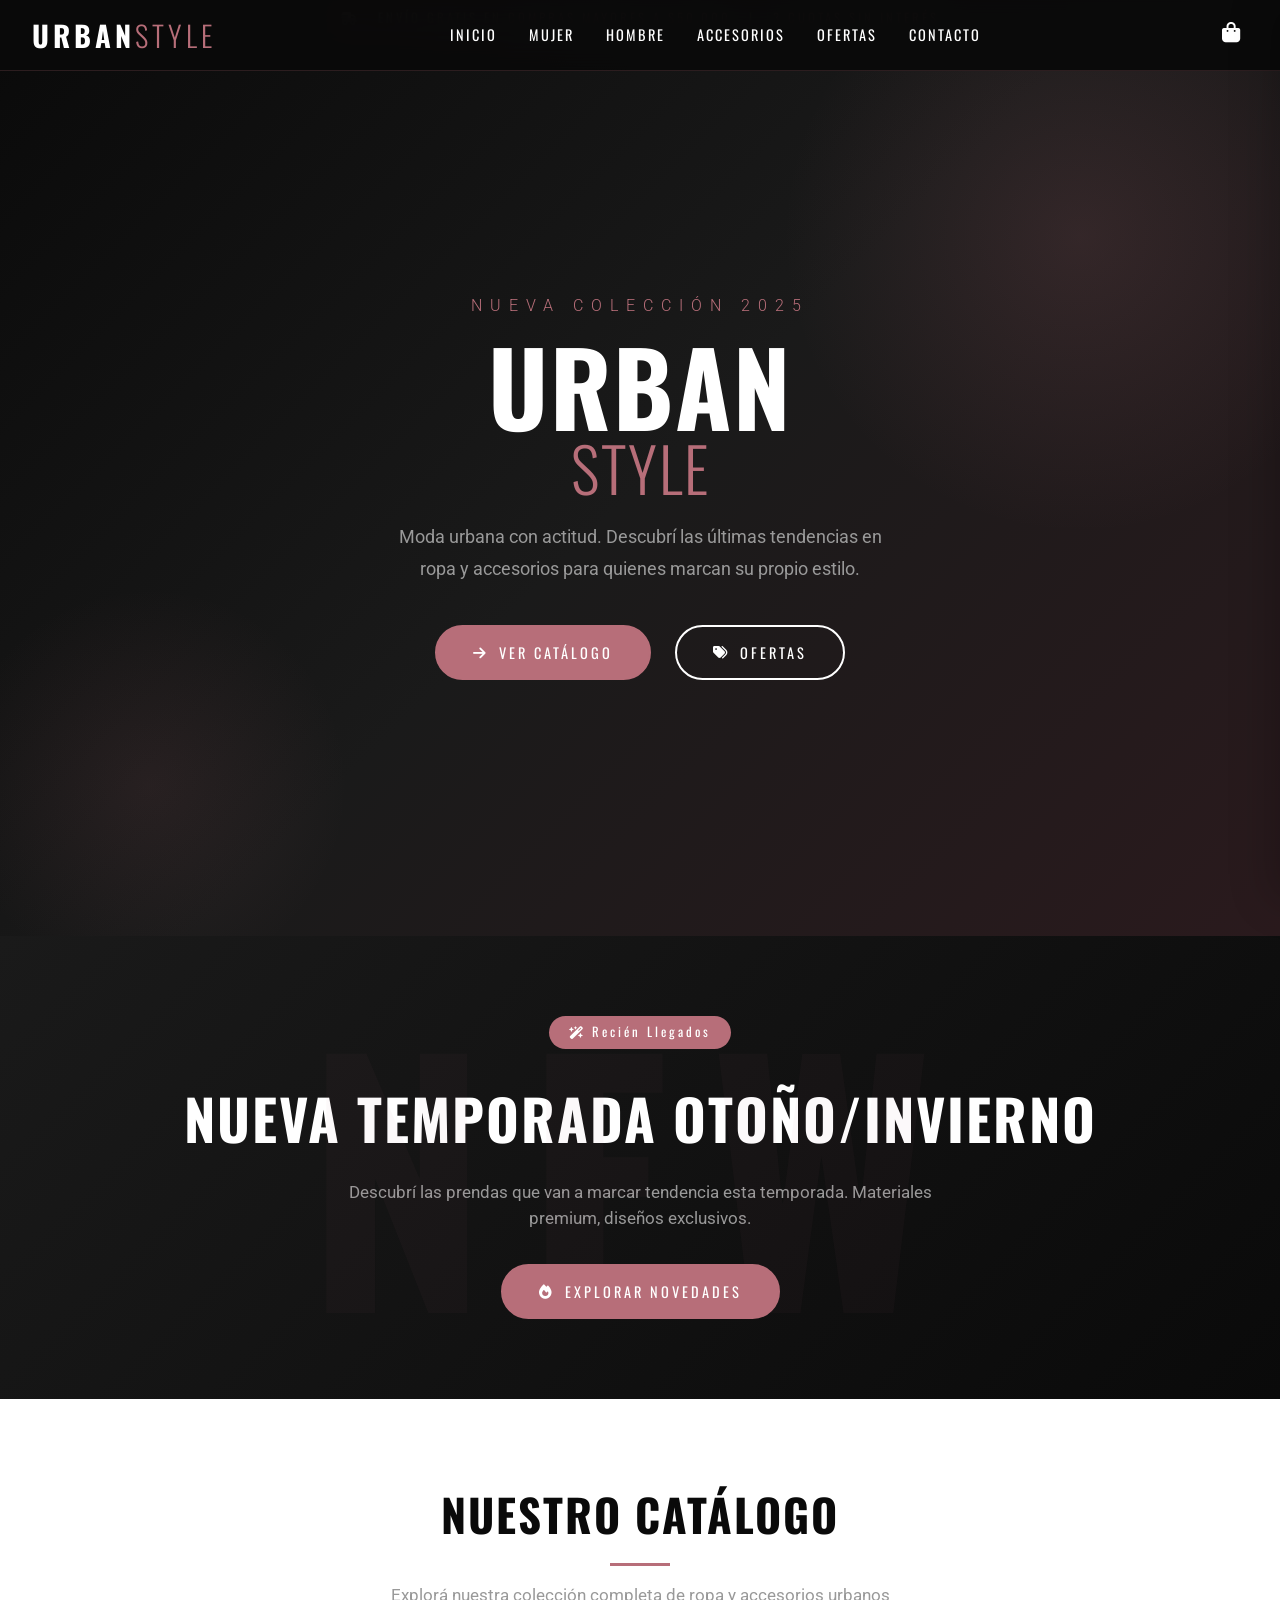
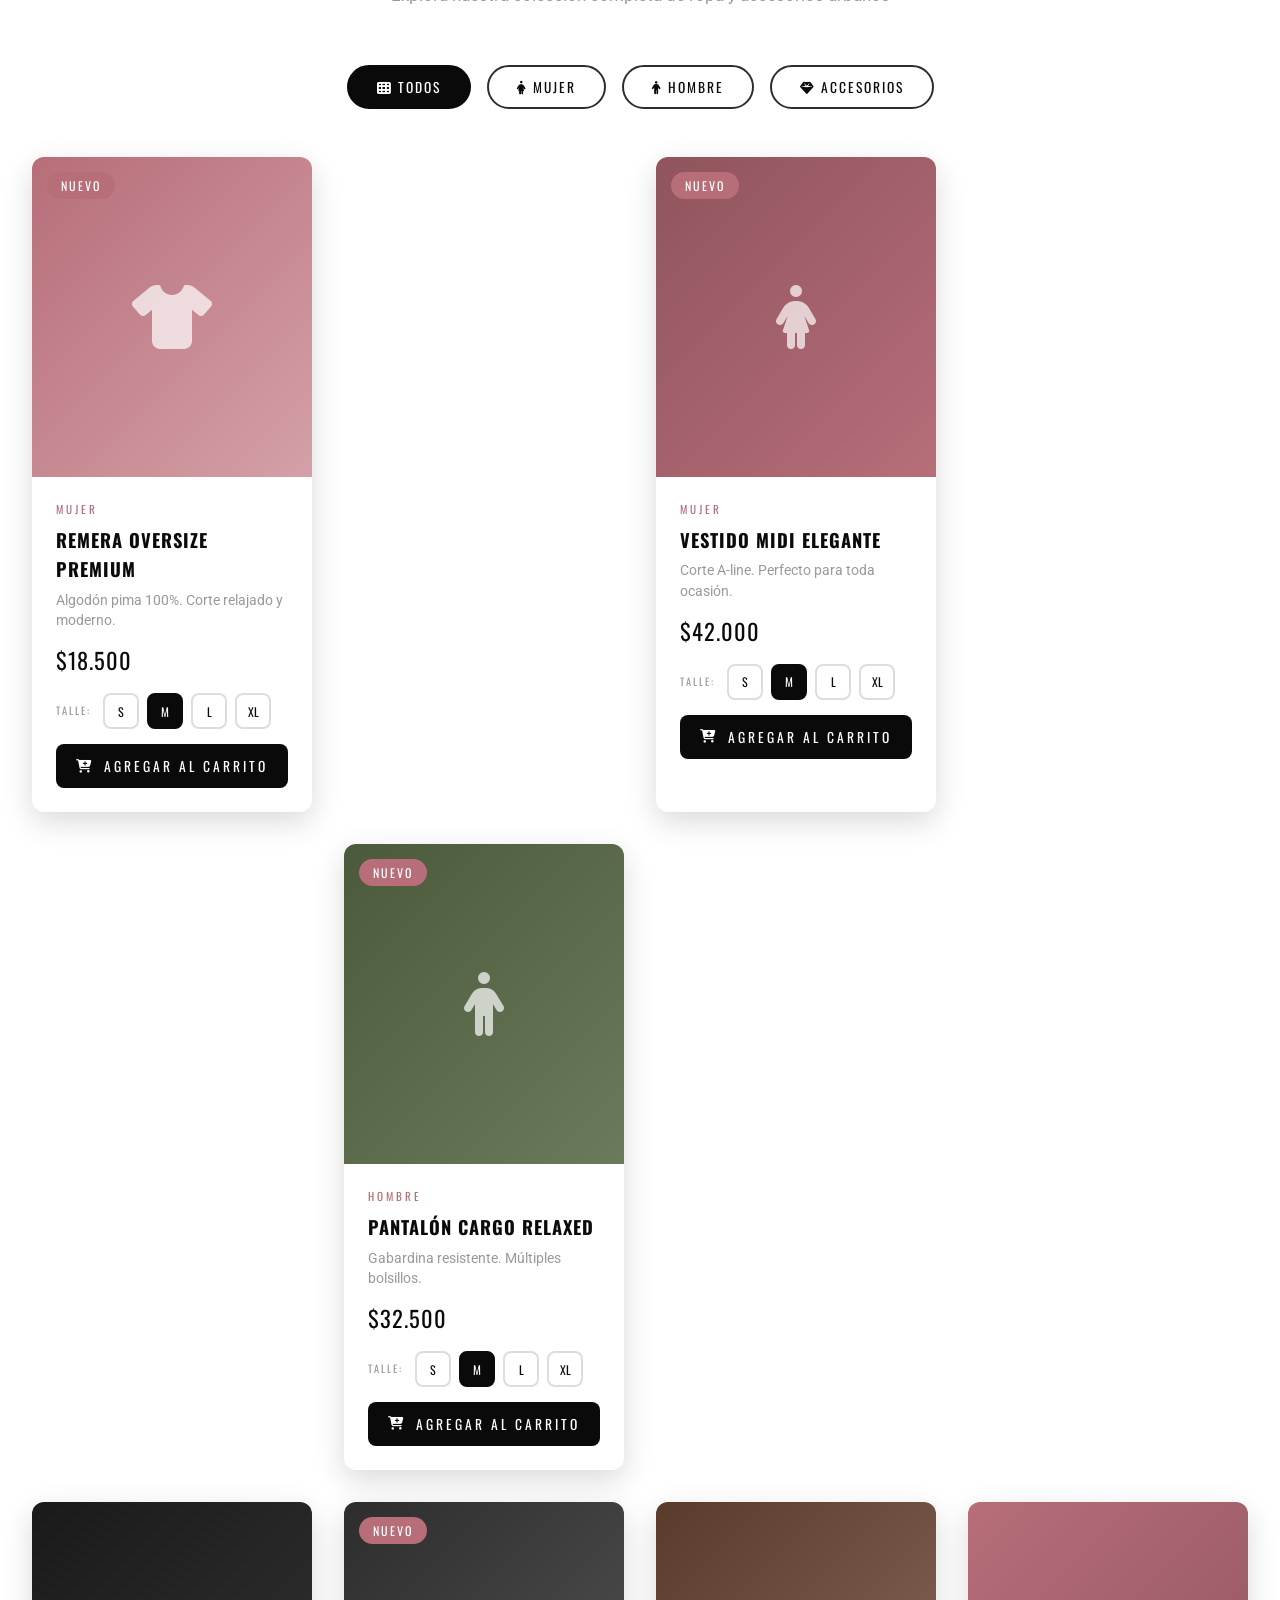
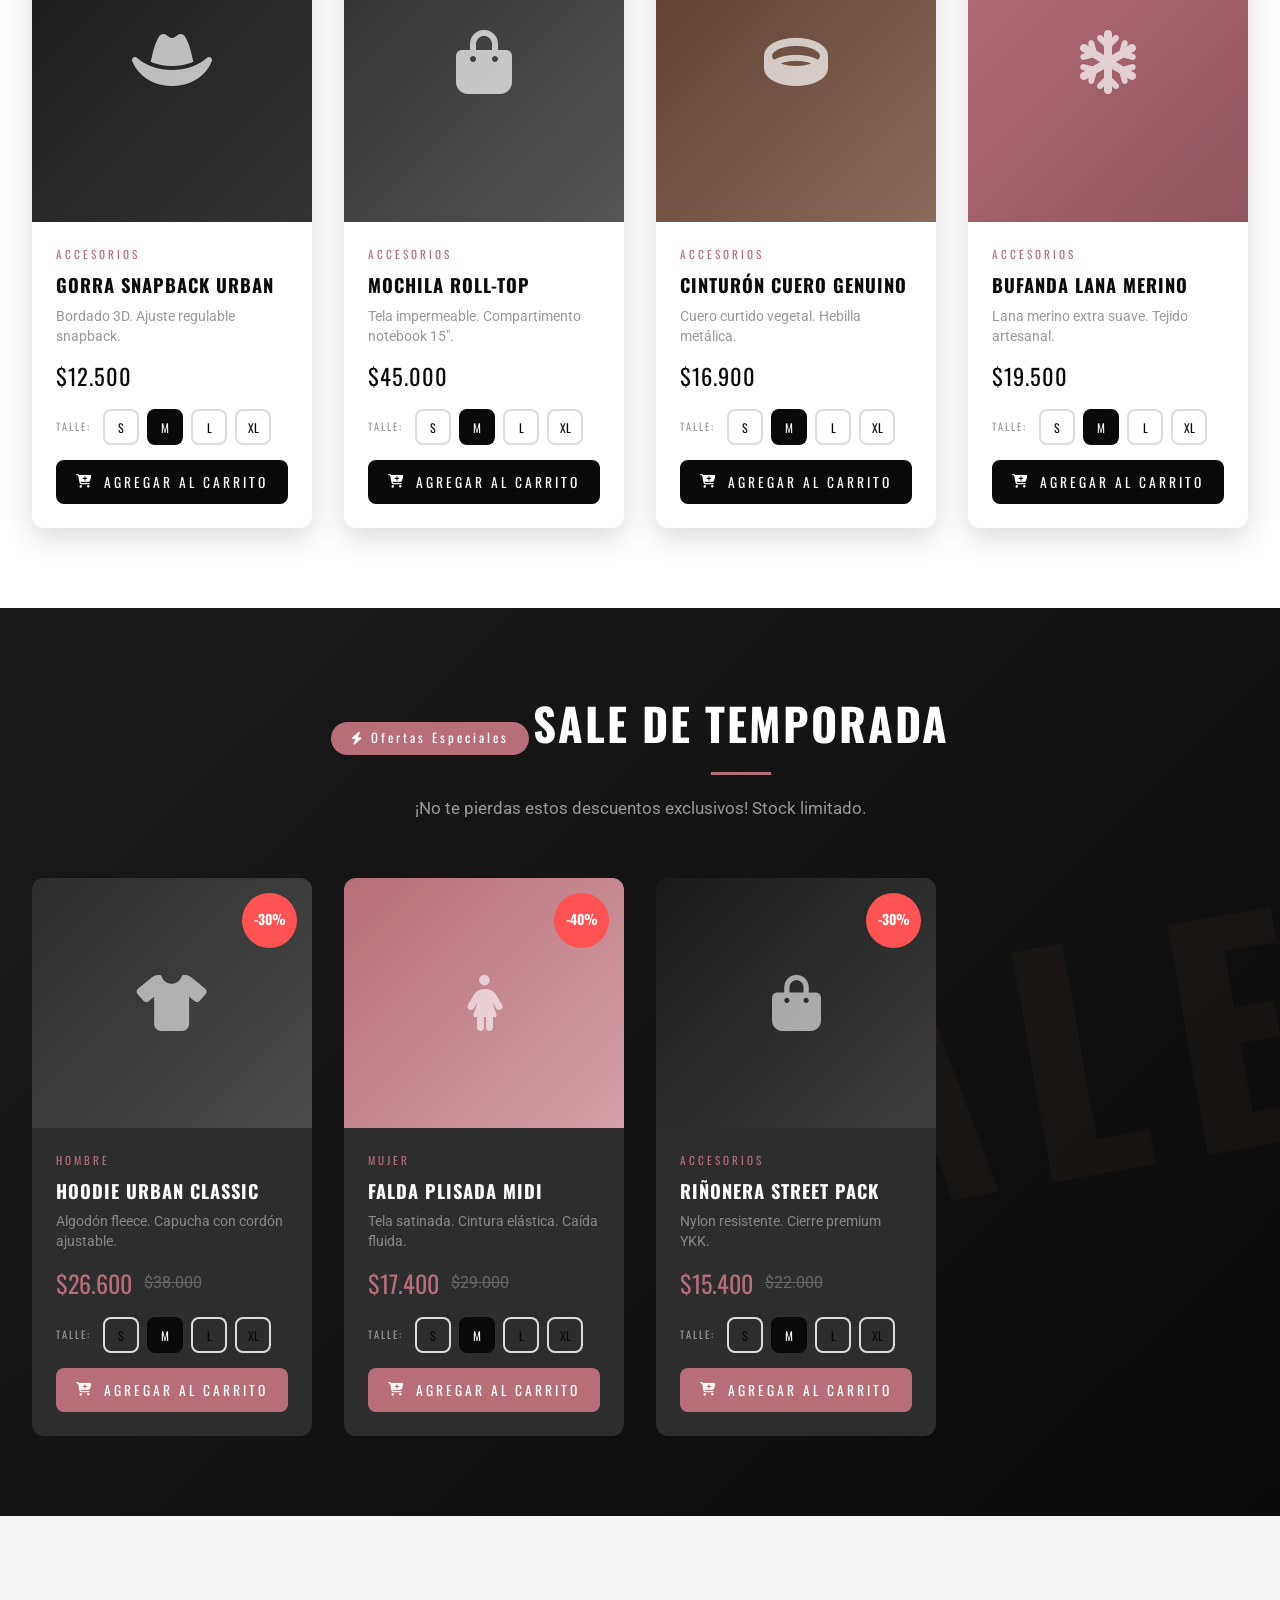
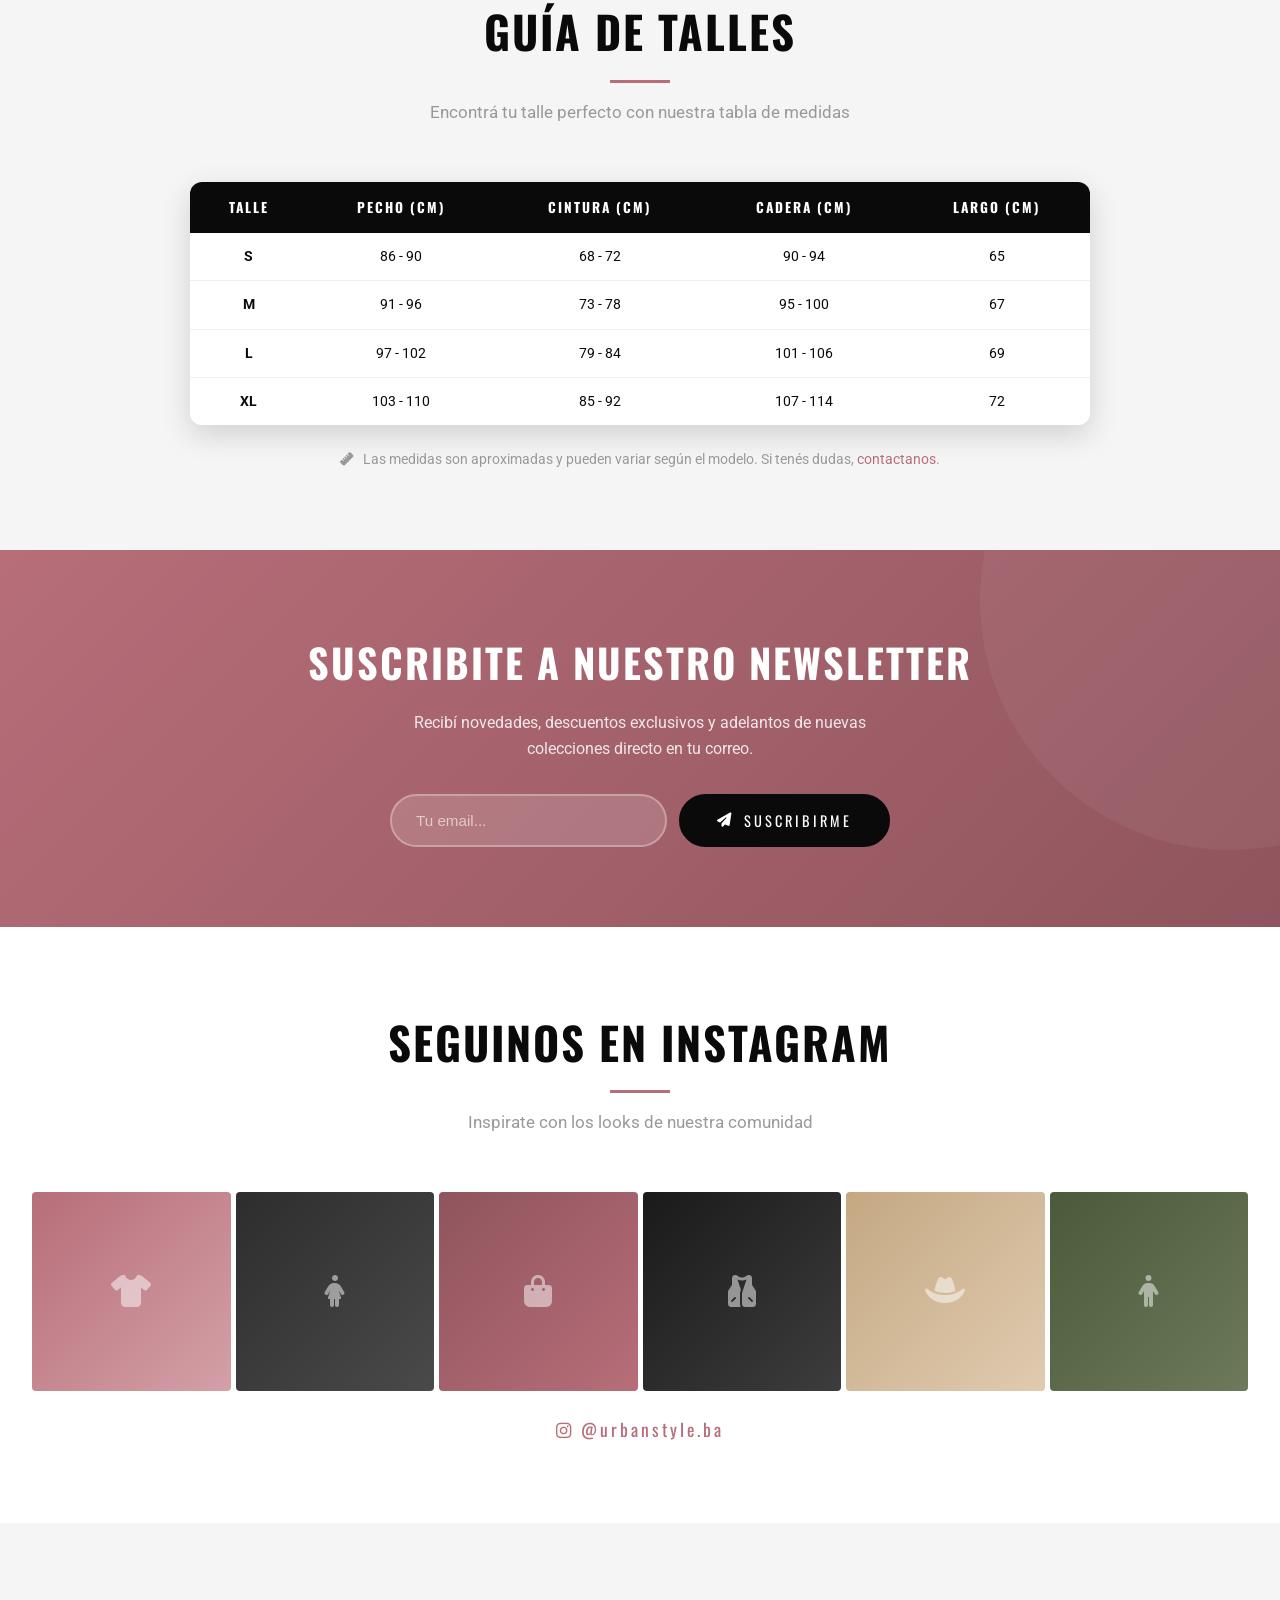
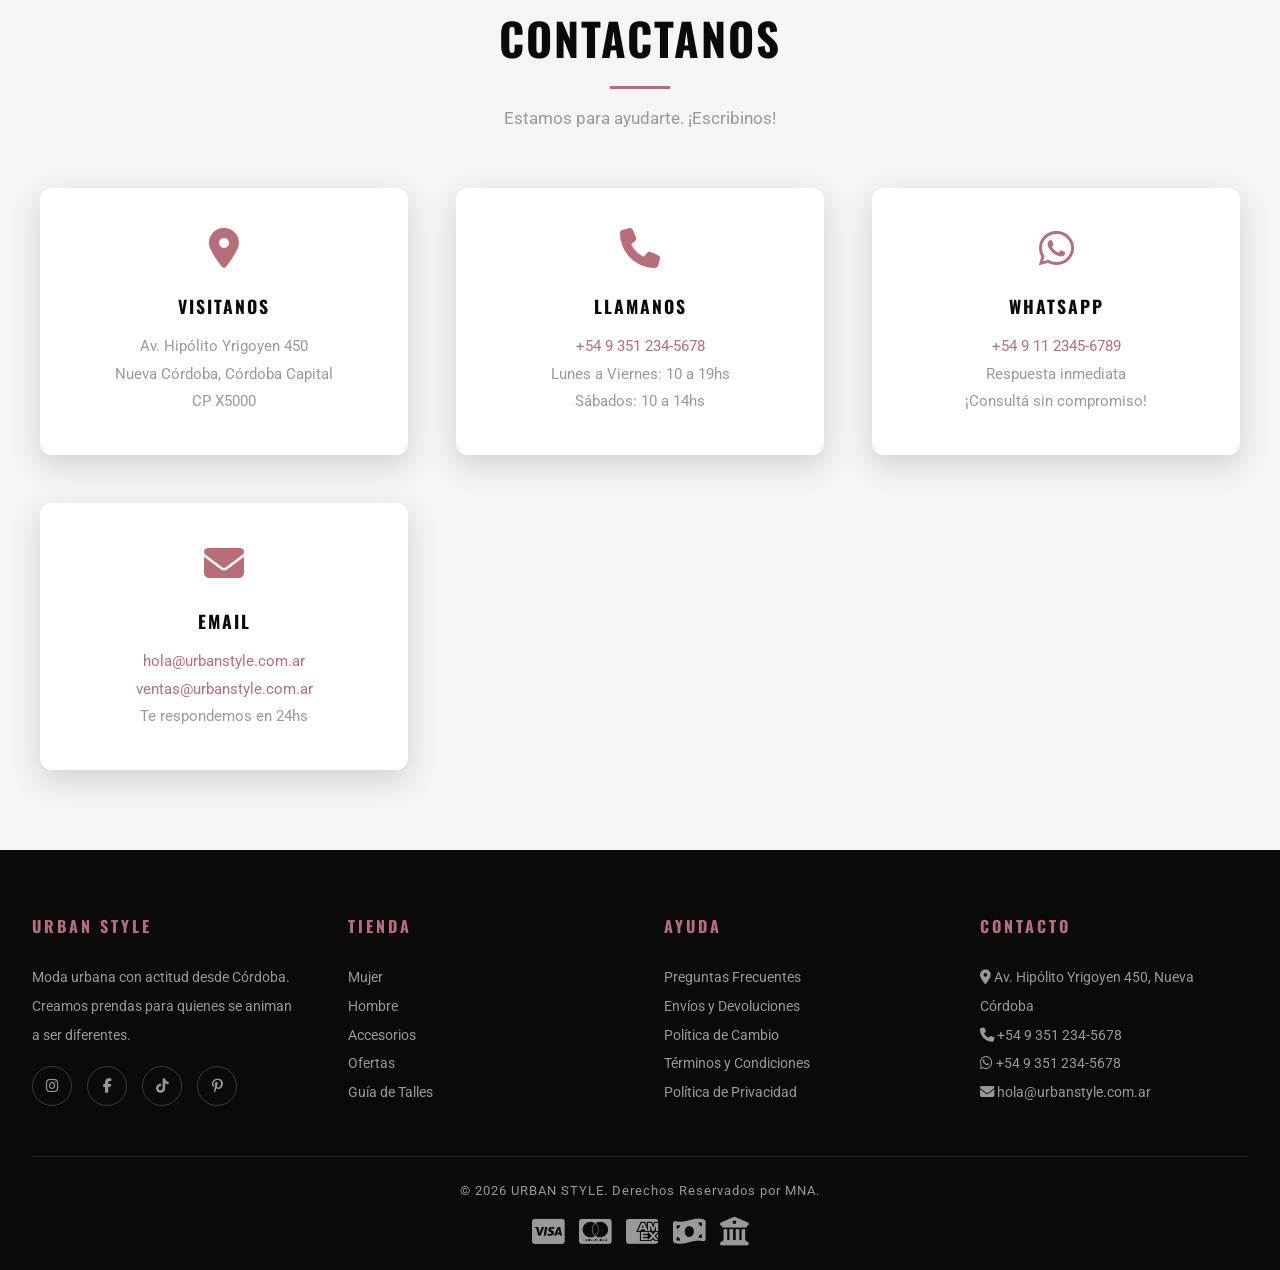
<file: ropa/plantilla-completa.html>
<!DOCTYPE html>
<html lang="es-AR">
<head>
  <meta charset="UTF-8">
  <meta name="viewport" content="width=device-width, initial-scale=1.0">
  <meta name="description" content="URBAN STYLE - Tienda de ropa urbana y accesorios. Moda con actitud. Córdoba, Argentina.">
  <title>URBAN STYLE | Moda Urbana - Córdoba</title>

  <script>
    if (!location.pathname.endsWith('/') && !location.pathname.endsWith('.html')) {
      location.replace(location.pathname + '/' + location.search + location.hash);
    }
  </script>

  <!-- Google Fonts -->
  <link rel="preconnect" href="https://fonts.googleapis.com">
  <link rel="preconnect" href="https://fonts.gstatic.com" crossorigin>
  <link href="https://fonts.googleapis.com/css2?family=Oswald:wght@300;400;500;600;700&family=Roboto:wght@300;400;500;700&display=swap" rel="stylesheet">

  <!-- Font Awesome -->
  <link rel="stylesheet" href="https://cdnjs.cloudflare.com/ajax/libs/font-awesome/6.5.1/css/all.min.css">

  <!-- Estilos -->
  <!-- ESTILOS COMPLETOS EMBEBIDOS (LISTO PARA COPIAR Y PEGAR) -->
  <style>
/* ============================================
   URBAN STYLE - Tienda de Ropa Online
   Estilos principales
   Paleta: Negro, Blanco, Rose Gold (#B76E79)
   Fuentes: Oswald (títulos), Roboto (cuerpo)
   ============================================ */

/* --- Reset & Variables --- */
*, *::before, *::after {
  margin: 0;
  padding: 0;
  box-sizing: border-box;
}

:root {
  --negro: #0a0a0a;
  --blanco: #ffffff;
  --rose-gold: #B76E79;
  --rose-gold-light: #d4a0a7;
  --rose-gold-dark: #8f545d;
  --gris-oscuro: #1a1a1a;
  --gris-medio: #2d2d2d;
  --gris-claro: #f5f5f5;
  --gris-texto: #999;
  --exito: #4caf50;
  --alerta: #ff5252;
  --sombra: 0 10px 30px rgba(0, 0, 0, 0.15);
  --sombra-hover: 0 20px 50px rgba(0, 0, 0, 0.25);
  --transicion: all 0.3s cubic-bezier(0.4, 0, 0.2, 1);
  --radio: 12px;
}

html {
  scroll-behavior: smooth;
  font-size: 16px;
}

body {
  font-family: 'Roboto', sans-serif;
  background-color: var(--blanco);
  color: var(--negro);
  line-height: 1.6;
  overflow-x: hidden;
}

h1, h2, h3, h4, h5, h6 {
  font-family: 'Oswald', sans-serif;
  text-transform: uppercase;
  letter-spacing: 2px;
}

a {
  text-decoration: none;
  color: inherit;
  transition: var(--transicion);
}

ul { list-style: none; }

img {
  max-width: 100%;
  display: block;
}

button {
  cursor: pointer;
  border: none;
  outline: none;
  font-family: 'Roboto', sans-serif;
  transition: var(--transicion);
}

/* --- Animaciones --- */
@keyframes fadeInUp {
  from { opacity: 0; transform: translateY(40px); }
  to { opacity: 1; transform: translateY(0); }
}

@keyframes fadeInDown {
  from { opacity: 0; transform: translateY(-30px); }
  to { opacity: 1; transform: translateY(0); }
}

@keyframes slideInLeft {
  from { opacity: 0; transform: translateX(-60px); }
  to { opacity: 1; transform: translateX(0); }
}

@keyframes slideInRight {
  from { opacity: 0; transform: translateX(60px); }
  to { opacity: 1; transform: translateX(0); }
}

@keyframes pulse {
  0%, 100% { transform: scale(1); }
  50% { transform: scale(1.05); }
}

@keyframes shimmer {
  0% { background-position: -200% center; }
  100% { background-position: 200% center; }
}

@keyframes float {
  0%, 100% { transform: translateY(0); }
  50% { transform: translateY(-10px); }
}

@keyframes badgePop {
  0% { transform: scale(0); }
  50% { transform: scale(1.3); }
  100% { transform: scale(1); }
}

@keyframes cartSlideIn {
  from { transform: translateX(100%); opacity: 0; }
  to { transform: translateX(0); opacity: 1; }
}

.animate-fade-up { animation: fadeInUp 0.8s ease forwards; }
.animate-fade-down { animation: fadeInDown 0.6s ease forwards; }
.animate-slide-left { animation: slideInLeft 0.8s ease forwards; }
.animate-slide-right { animation: slideInRight 0.8s ease forwards; }

/* --- Barra Superior (Top Bar) --- */
.top-bar {
  background: var(--negro);
  color: var(--rose-gold);
  text-align: center;
  padding: 8px 0;
  font-size: 0.8rem;
  letter-spacing: 3px;
  text-transform: uppercase;
  font-family: 'Oswald', sans-serif;
  position: relative;
  overflow: hidden;
}

.top-bar::after {
  content: '';
  position: absolute;
  top: 0; left: 0;
  width: 100%; height: 100%;
  background: linear-gradient(90deg, transparent, rgba(183, 110, 121, 0.1), transparent);
  background-size: 200% 100%;
  animation: shimmer 3s infinite;
}

.top-bar span {
  position: relative;
  z-index: 1;
}

/* --- Navegación --- */
.navbar {
  position: fixed;
  top: 0; left: 0;
  width: 100%;
  z-index: 1000;
  background: rgba(10, 10, 10, 0.95);
  backdrop-filter: blur(20px);
  -webkit-backdrop-filter: blur(20px);
  border-bottom: 1px solid rgba(183, 110, 121, 0.2);
  transition: var(--transicion);
}

.navbar.scrolled {
  background: rgba(10, 10, 10, 0.98);
  box-shadow: 0 4px 30px rgba(0, 0, 0, 0.3);
}

.nav-container {
  max-width: 1400px;
  margin: 0 auto;
  padding: 0 2rem;
  display: flex;
  align-items: center;
  justify-content: space-between;
  height: 70px;
}

.nav-logo {
  font-family: 'Oswald', sans-serif;
  font-size: 1.8rem;
  font-weight: 700;
  color: var(--blanco);
  letter-spacing: 4px;
}

.nav-logo span {
  color: var(--rose-gold);
  font-weight: 300;
}

.nav-links {
  display: flex;
  align-items: center;
  gap: 2rem;
}

.nav-links a {
  color: var(--blanco);
  font-family: 'Oswald', sans-serif;
  font-size: 0.9rem;
  letter-spacing: 2px;
  text-transform: uppercase;
  position: relative;
  padding: 5px 0;
}

.nav-links a::after {
  content: '';
  position: absolute;
  bottom: 0; left: 0;
  width: 0; height: 2px;
  background: var(--rose-gold);
  transition: var(--transicion);
}

.nav-links a:hover::after {
  width: 100%;
}

.nav-links a:hover {
  color: var(--rose-gold);
}

/* Carrito icono */
.cart-icon-wrapper {
  position: relative;
  cursor: pointer;
  padding: 8px;
}

.cart-icon-wrapper i {
  font-size: 1.3rem;
  color: var(--blanco);
  transition: var(--transicion);
}

.cart-icon-wrapper:hover i {
  color: var(--rose-gold);
}

.cart-badge {
  position: absolute;
  top: 0; right: -2px;
  background: var(--rose-gold);
  color: var(--blanco);
  font-size: 0.65rem;
  font-weight: 700;
  width: 18px; height: 18px;
  border-radius: 50%;
  display: flex;
  align-items: center;
  justify-content: center;
  animation: badgePop 0.3s ease;
}

.cart-badge.hidden { display: none; }

/* Menú Hamburguesa */
.menu-toggle {
  display: none;
  flex-direction: column;
  gap: 5px;
  cursor: pointer;
  background: none;
  padding: 5px;
}

.menu-toggle span {
  width: 25px; height: 2px;
  background: var(--blanco);
  transition: var(--transicion);
}

.menu-toggle.active span:nth-child(1) {
  transform: rotate(45deg) translate(5px, 5px);
}

.menu-toggle.active span:nth-child(2) { opacity: 0; }

.menu-toggle.active span:nth-child(3) {
  transform: rotate(-45deg) translate(5px, -5px);
}

/* --- Hero Section --- */
.hero {
  position: relative;
  height: 100vh;
  min-height: 600px;
  display: flex;
  align-items: center;
  justify-content: center;
  background: linear-gradient(135deg, var(--negro) 0%, var(--gris-oscuro) 50%, #2a1a1d 100%);
  overflow: hidden;
}

.hero::before {
  content: '';
  position: absolute;
  width: 600px; height: 600px;
  border-radius: 50%;
  background: radial-gradient(circle, rgba(183, 110, 121, 0.15) 0%, transparent 70%);
  top: -100px; right: -100px;
  animation: float 6s ease-in-out infinite;
}

.hero::after {
  content: '';
  position: absolute;
  width: 400px; height: 400px;
  border-radius: 50%;
  background: radial-gradient(circle, rgba(183, 110, 121, 0.1) 0%, transparent 70%);
  bottom: -50px; left: -50px;
  animation: float 8s ease-in-out infinite reverse;
}

.hero-content {
  text-align: center;
  z-index: 2;
  padding: 0 2rem;
  animation: fadeInUp 1s ease;
}

.hero-subtitle {
  font-family: 'Roboto', sans-serif;
  color: var(--rose-gold);
  font-size: 1rem;
  letter-spacing: 8px;
  text-transform: uppercase;
  margin-bottom: 1rem;
  font-weight: 300;
}

.hero-title {
  color: var(--blanco);
  font-size: clamp(3rem, 8vw, 7rem);
  font-weight: 700;
  line-height: 1;
  margin-bottom: 1.5rem;
}

.hero-title span {
  display: block;
  color: var(--rose-gold);
  font-weight: 300;
  font-size: 0.6em;
}

.hero-desc {
  color: var(--gris-texto);
  font-size: 1.1rem;
  max-width: 500px;
  margin: 0 auto 2.5rem;
  line-height: 1.8;
}

.hero-buttons {
  display: flex;
  gap: 1.5rem;
  justify-content: center;
  flex-wrap: wrap;
}

/* --- Botones --- */
.btn {
  display: inline-flex;
  align-items: center;
  gap: 10px;
  padding: 14px 36px;
  font-family: 'Oswald', sans-serif;
  font-size: 0.9rem;
  letter-spacing: 3px;
  text-transform: uppercase;
  border-radius: 50px;
  transition: var(--transicion);
  position: relative;
  overflow: hidden;
}

.btn-primary {
  background: var(--rose-gold);
  color: var(--blanco);
  border: 2px solid var(--rose-gold);
}

.btn-primary:hover {
  background: var(--rose-gold-dark);
  border-color: var(--rose-gold-dark);
  transform: translateY(-3px);
  box-shadow: 0 10px 30px rgba(183, 110, 121, 0.4);
}

.btn-outline {
  background: transparent;
  color: var(--blanco);
  border: 2px solid var(--blanco);
}

.btn-outline:hover {
  background: var(--blanco);
  color: var(--negro);
  transform: translateY(-3px);
}

.btn-dark {
  background: var(--negro);
  color: var(--blanco);
  border: 2px solid var(--negro);
}

.btn-dark:hover {
  background: var(--gris-medio);
  transform: translateY(-3px);
  box-shadow: var(--sombra);
}

.btn-small {
  padding: 10px 24px;
  font-size: 0.75rem;
  letter-spacing: 2px;
}

/* --- Banner de Novedades --- */
.new-arrivals-banner {
  background: linear-gradient(135deg, var(--gris-oscuro), var(--negro));
  padding: 5rem 2rem;
  text-align: center;
  position: relative;
  overflow: hidden;
}

.new-arrivals-banner::before {
  content: 'NEW';
  position: absolute;
  font-family: 'Oswald', sans-serif;
  font-size: 20rem;
  color: rgba(183, 110, 121, 0.04);
  font-weight: 700;
  top: 50%; left: 50%;
  transform: translate(-50%, -50%);
  letter-spacing: 40px;
}

.banner-tag {
  display: inline-block;
  background: var(--rose-gold);
  color: var(--blanco);
  padding: 6px 20px;
  font-family: 'Oswald', sans-serif;
  font-size: 0.8rem;
  letter-spacing: 3px;
  border-radius: 50px;
  margin-bottom: 1.5rem;
}

.new-arrivals-banner h2 {
  color: var(--blanco);
  font-size: clamp(2rem, 5vw, 3.5rem);
  margin-bottom: 1rem;
}

.new-arrivals-banner p {
  color: var(--gris-texto);
  max-width: 600px;
  margin: 0 auto 2rem;
  font-size: 1.05rem;
}

/* --- Sección General --- */
.section {
  padding: 5rem 2rem;
}

.section-dark {
  background: var(--gris-oscuro);
  color: var(--blanco);
}

.section-light {
  background: var(--gris-claro);
}

.section-header {
  text-align: center;
  margin-bottom: 3.5rem;
}

.section-header h2 {
  font-size: clamp(1.8rem, 4vw, 2.8rem);
  position: relative;
  display: inline-block;
  padding-bottom: 15px;
}

.section-header h2::after {
  content: '';
  position: absolute;
  bottom: 0; left: 50%;
  transform: translateX(-50%);
  width: 60px; height: 3px;
  background: var(--rose-gold);
}

.section-header p {
  color: var(--gris-texto);
  margin-top: 1rem;
  font-size: 1.05rem;
}

.container {
  max-width: 1400px;
  margin: 0 auto;
}

/* --- Filtros de Categoría --- */
.category-filters {
  display: flex;
  justify-content: center;
  gap: 1rem;
  margin-bottom: 3rem;
  flex-wrap: wrap;
}

.filter-btn {
  padding: 10px 28px;
  font-family: 'Oswald', sans-serif;
  font-size: 0.85rem;
  letter-spacing: 2px;
  text-transform: uppercase;
  background: transparent;
  color: var(--negro);
  border: 2px solid var(--gris-medio);
  border-radius: 50px;
  transition: var(--transicion);
}

.filter-btn:hover,
.filter-btn.active {
  background: var(--negro);
  color: var(--blanco);
  border-color: var(--negro);
}

/* --- Grilla de Productos --- */
.products-grid {
  display: grid;
  grid-template-columns: repeat(auto-fill, minmax(280px, 1fr));
  gap: 2rem;
}

/* --- Card de Producto --- */
.product-card {
  background: var(--blanco);
  border-radius: var(--radio);
  overflow: hidden;
  box-shadow: var(--sombra);
  transition: var(--transicion);
  position: relative;
  opacity: 0;
  animation: fadeInUp 0.6s ease forwards;
}

.product-card:nth-child(1) { animation-delay: 0.05s; }
.product-card:nth-child(2) { animation-delay: 0.1s; }
.product-card:nth-child(3) { animation-delay: 0.15s; }
.product-card:nth-child(4) { animation-delay: 0.2s; }
.product-card:nth-child(5) { animation-delay: 0.25s; }
.product-card:nth-child(6) { animation-delay: 0.3s; }
.product-card:nth-child(7) { animation-delay: 0.35s; }
.product-card:nth-child(8) { animation-delay: 0.4s; }
.product-card:nth-child(9) { animation-delay: 0.45s; }
.product-card:nth-child(10) { animation-delay: 0.5s; }
.product-card:nth-child(11) { animation-delay: 0.55s; }
.product-card:nth-child(12) { animation-delay: 0.6s; }

.product-card:hover {
  transform: translateY(-8px);
  box-shadow: var(--sombra-hover);
}

.product-card.hidden {
  display: none;
}

/* Badge de oferta */
.product-badge {
  position: absolute;
  top: 15px; left: 15px;
  background: var(--alerta);
  color: var(--blanco);
  padding: 4px 14px;
  font-family: 'Oswald', sans-serif;
  font-size: 0.75rem;
  letter-spacing: 2px;
  border-radius: 50px;
  z-index: 5;
  text-transform: uppercase;
}

.product-badge.new {
  background: var(--rose-gold);
}

/* Imagen placeholder del producto */
.product-image {
  width: 100%;
  height: 320px;
  display: flex;
  align-items: center;
  justify-content: center;
  position: relative;
  overflow: hidden;
}

.product-image i {
  font-size: 4rem;
  color: rgba(255, 255, 255, 0.7);
  transition: var(--transicion);
  z-index: 2;
}

.product-card:hover .product-image i {
  transform: scale(1.1);
  color: var(--blanco);
}

.product-image-overlay {
  position: absolute;
  bottom: 0; left: 0;
  width: 100%; height: 100%;
  background: linear-gradient(to top, rgba(0,0,0,0.4), transparent);
  opacity: 0;
  transition: var(--transicion);
  display: flex;
  align-items: flex-end;
  justify-content: center;
  padding-bottom: 20px;
  z-index: 3;
}

.product-card:hover .product-image-overlay {
  opacity: 1;
}

.quick-view-btn {
  background: var(--blanco);
  color: var(--negro);
  padding: 8px 20px;
  font-family: 'Oswald', sans-serif;
  font-size: 0.75rem;
  letter-spacing: 2px;
  border-radius: 50px;
  transform: translateY(20px);
  transition: var(--transicion);
}

.product-card:hover .quick-view-btn {
  transform: translateY(0);
}

/* Info del producto */
.product-info {
  padding: 1.5rem;
}

.product-category {
  font-size: 0.7rem;
  color: var(--rose-gold);
  text-transform: uppercase;
  letter-spacing: 3px;
  font-family: 'Oswald', sans-serif;
  margin-bottom: 6px;
}

.product-name {
  font-family: 'Oswald', sans-serif;
  font-size: 1.15rem;
  letter-spacing: 1px;
  margin-bottom: 6px;
}

.product-description {
  font-size: 0.85rem;
  color: var(--gris-texto);
  margin-bottom: 12px;
  line-height: 1.5;
}

.product-price {
  display: flex;
  align-items: center;
  gap: 10px;
  margin-bottom: 15px;
}

.product-price .current-price {
  font-family: 'Oswald', sans-serif;
  font-size: 1.4rem;
  color: var(--negro);
  letter-spacing: 1px;
}

.product-price .original-price {
  font-size: 0.9rem;
  color: var(--gris-texto);
  text-decoration: line-through;
}

.product-price .discount-tag {
  font-size: 0.7rem;
  background: var(--alerta);
  color: var(--blanco);
  padding: 2px 8px;
  border-radius: 4px;
  font-weight: 700;
}

/* Selector de talle */
.size-selector {
  display: flex;
  gap: 8px;
  margin-bottom: 15px;
}

.size-selector label {
  font-size: 0.65rem;
  color: var(--gris-texto);
  font-family: 'Oswald', sans-serif;
  letter-spacing: 2px;
  text-transform: uppercase;
  align-self: center;
  margin-right: 4px;
}

.size-btn {
  width: 36px; height: 36px;
  border: 2px solid #ddd;
  border-radius: 8px;
  background: transparent;
  font-family: 'Oswald', sans-serif;
  font-size: 0.75rem;
  color: var(--negro);
  display: flex;
  align-items: center;
  justify-content: center;
  transition: var(--transicion);
}

.size-btn:hover,
.size-btn.selected {
  border-color: var(--negro);
  background: var(--negro);
  color: var(--blanco);
}

/* Botón agregar */
.add-to-cart-btn {
  width: 100%;
  padding: 12px;
  background: var(--negro);
  color: var(--blanco);
  font-family: 'Oswald', sans-serif;
  font-size: 0.85rem;
  letter-spacing: 3px;
  text-transform: uppercase;
  border-radius: 8px;
  display: flex;
  align-items: center;
  justify-content: center;
  gap: 10px;
  transition: var(--transicion);
}

.add-to-cart-btn:hover {
  background: var(--rose-gold);
  transform: translateY(-2px);
  box-shadow: 0 5px 20px rgba(183, 110, 121, 0.3);
}

.add-to-cart-btn.added {
  background: var(--exito);
}

/* --- Sección Ofertas --- */
.ofertas-section {
  background: linear-gradient(135deg, #1a1a1a 0%, #0a0a0a 100%);
  padding: 5rem 2rem;
  position: relative;
  overflow: hidden;
}

.ofertas-section::before {
  content: 'SALE';
  position: absolute;
  font-family: 'Oswald', sans-serif;
  font-size: 18rem;
  color: rgba(183, 110, 121, 0.05);
  font-weight: 700;
  top: 50%; right: -50px;
  transform: translateY(-50%) rotate(-10deg);
  letter-spacing: 30px;
}

.ofertas-section .section-header h2 {
  color: var(--blanco);
}

.ofertas-section .section-header p {
  color: var(--gris-texto);
}

.ofertas-grid {
  display: grid;
  grid-template-columns: repeat(auto-fill, minmax(280px, 1fr));
  gap: 2rem;
  max-width: 1400px;
  margin: 0 auto;
}

.oferta-card {
  background: var(--gris-medio);
  border-radius: var(--radio);
  overflow: hidden;
  transition: var(--transicion);
  position: relative;
}

.oferta-card:hover {
  transform: translateY(-8px);
  box-shadow: 0 20px 50px rgba(183, 110, 121, 0.2);
}

.oferta-image {
  height: 250px;
  display: flex;
  align-items: center;
  justify-content: center;
  position: relative;
}

.oferta-image i {
  font-size: 3.5rem;
  color: rgba(255, 255, 255, 0.6);
}

.oferta-discount-badge {
  position: absolute;
  top: 15px; right: 15px;
  background: var(--alerta);
  color: var(--blanco);
  width: 55px; height: 55px;
  border-radius: 50%;
  display: flex;
  align-items: center;
  justify-content: center;
  font-family: 'Oswald', sans-serif;
  font-size: 0.85rem;
  font-weight: 700;
  animation: pulse 2s infinite;
}

.oferta-info {
  padding: 1.5rem;
}

.oferta-info .product-name {
  color: var(--blanco);
}

.oferta-info .product-description {
  color: #888;
}

.oferta-prices {
  display: flex;
  align-items: center;
  gap: 12px;
  margin-bottom: 15px;
}

.oferta-prices .sale-price {
  font-family: 'Oswald', sans-serif;
  font-size: 1.5rem;
  color: var(--rose-gold);
}

.oferta-prices .old-price {
  font-size: 1rem;
  color: #666;
  text-decoration: line-through;
}

.oferta-add-btn {
  width: 100%;
  padding: 12px;
  background: var(--rose-gold);
  color: var(--blanco);
  font-family: 'Oswald', sans-serif;
  font-size: 0.85rem;
  letter-spacing: 3px;
  text-transform: uppercase;
  border-radius: 8px;
  display: flex;
  align-items: center;
  justify-content: center;
  gap: 10px;
}

.oferta-add-btn:hover {
  background: var(--rose-gold-dark);
  transform: translateY(-2px);
}

/* --- Guía de Talles --- */
.size-guide-section {
  padding: 5rem 2rem;
  background: var(--gris-claro);
}

.size-guide-container {
  max-width: 900px;
  margin: 0 auto;
}

.size-table-wrapper {
  overflow-x: auto;
  border-radius: var(--radio);
  box-shadow: var(--sombra);
}

.size-table {
  width: 100%;
  border-collapse: collapse;
  background: var(--blanco);
}

.size-table thead {
  background: var(--negro);
  color: var(--blanco);
}

.size-table th {
  padding: 15px 20px;
  font-family: 'Oswald', sans-serif;
  font-size: 0.85rem;
  letter-spacing: 2px;
  text-transform: uppercase;
  text-align: center;
}

.size-table td {
  padding: 12px 20px;
  text-align: center;
  border-bottom: 1px solid #eee;
  font-size: 0.9rem;
}

.size-table tbody tr:hover {
  background: rgba(183, 110, 121, 0.05);
}

.size-table tbody tr:last-child td {
  border-bottom: none;
}

/* --- Newsletter --- */
.newsletter-section {
  background: linear-gradient(135deg, var(--rose-gold) 0%, var(--rose-gold-dark) 100%);
  padding: 5rem 2rem;
  text-align: center;
  position: relative;
  overflow: hidden;
}

.newsletter-section::before {
  content: '';
  position: absolute;
  width: 500px; height: 500px;
  border-radius: 50%;
  background: rgba(255, 255, 255, 0.05);
  top: -200px; right: -200px;
}

.newsletter-section h2 {
  color: var(--blanco);
  font-size: clamp(1.8rem, 4vw, 2.5rem);
  margin-bottom: 1rem;
}

.newsletter-section p {
  color: rgba(255, 255, 255, 0.85);
  margin-bottom: 2rem;
  max-width: 500px;
  margin-left: auto;
  margin-right: auto;
}

.newsletter-form {
  display: flex;
  gap: 12px;
  max-width: 500px;
  margin: 0 auto;
  flex-wrap: wrap;
  justify-content: center;
}

.newsletter-form input {
  flex: 1;
  min-width: 250px;
  padding: 14px 24px;
  border: 2px solid rgba(255, 255, 255, 0.3);
  border-radius: 50px;
  background: rgba(255, 255, 255, 0.15);
  color: var(--blanco);
  font-size: 0.95rem;
  outline: none;
  transition: var(--transicion);
}

.newsletter-form input::placeholder {
  color: rgba(255, 255, 255, 0.6);
}

.newsletter-form input:focus {
  border-color: var(--blanco);
  background: rgba(255, 255, 255, 0.25);
}

.newsletter-form button {
  padding: 14px 36px;
  background: var(--negro);
  color: var(--blanco);
  border-radius: 50px;
  font-family: 'Oswald', sans-serif;
  font-size: 0.9rem;
  letter-spacing: 3px;
  text-transform: uppercase;
}

.newsletter-form button:hover {
  background: var(--gris-medio);
  transform: translateY(-2px);
}

/* --- Instagram Feed --- */
.instagram-section {
  padding: 5rem 2rem;
  text-align: center;
}

.instagram-grid {
  display: grid;
  grid-template-columns: repeat(6, 1fr);
  gap: 5px;
  max-width: 1400px;
  margin: 0 auto;
}

.insta-item {
  aspect-ratio: 1;
  position: relative;
  overflow: hidden;
  cursor: pointer;
  border-radius: 4px;
}

.insta-placeholder {
  width: 100%;
  height: 100%;
  display: flex;
  align-items: center;
  justify-content: center;
}

.insta-placeholder i {
  font-size: 2rem;
  color: rgba(255, 255, 255, 0.5);
  transition: var(--transicion);
}

.insta-overlay {
  position: absolute;
  top: 0; left: 0;
  width: 100%; height: 100%;
  background: rgba(183, 110, 121, 0.8);
  display: flex;
  align-items: center;
  justify-content: center;
  opacity: 0;
  transition: var(--transicion);
}

.insta-overlay i {
  font-size: 1.8rem;
  color: var(--blanco);
}

.insta-item:hover .insta-overlay {
  opacity: 1;
}

.insta-handle {
  margin-top: 1.5rem;
  font-family: 'Oswald', sans-serif;
  font-size: 1.1rem;
  letter-spacing: 3px;
}

.insta-handle a {
  color: var(--rose-gold);
}

.insta-handle a:hover {
  text-decoration: underline;
}

/* --- Contacto --- */
.contact-section {
  padding: 5rem 2rem;
  background: var(--gris-claro);
}

.contact-grid {
  display: grid;
  grid-template-columns: repeat(auto-fit, minmax(300px, 1fr));
  gap: 3rem;
  max-width: 1200px;
  margin: 0 auto;
}

.contact-info-card {
  text-align: center;
  padding: 2.5rem;
  background: var(--blanco);
  border-radius: var(--radio);
  box-shadow: var(--sombra);
  transition: var(--transicion);
}

.contact-info-card:hover {
  transform: translateY(-5px);
  box-shadow: var(--sombra-hover);
}

.contact-info-card i {
  font-size: 2.5rem;
  color: var(--rose-gold);
  margin-bottom: 1.5rem;
}

.contact-info-card h3 {
  font-size: 1.1rem;
  margin-bottom: 0.8rem;
  letter-spacing: 2px;
}

.contact-info-card p {
  color: var(--gris-texto);
  font-size: 0.95rem;
  line-height: 1.8;
}

.contact-info-card a {
  color: var(--rose-gold);
}

.contact-info-card a:hover {
  text-decoration: underline;
}

/* --- Footer --- */
.footer {
  background: var(--negro);
  color: var(--blanco);
  padding: 4rem 2rem 1.5rem;
}

.footer-grid {
  display: grid;
  grid-template-columns: repeat(auto-fit, minmax(220px, 1fr));
  gap: 3rem;
  max-width: 1400px;
  margin: 0 auto;
  padding-bottom: 3rem;
  border-bottom: 1px solid rgba(255, 255, 255, 0.1);
}

.footer-col h4 {
  font-size: 1rem;
  letter-spacing: 3px;
  margin-bottom: 1.5rem;
  color: var(--rose-gold);
}

.footer-col p,
.footer-col a {
  color: var(--gris-texto);
  font-size: 0.9rem;
  line-height: 2;
}

.footer-col a:hover {
  color: var(--rose-gold);
  padding-left: 5px;
}

.footer-col .footer-link {
  display: block;
}

.footer-social {
  display: flex;
  gap: 15px;
  margin-top: 1rem;
}

.footer-social a {
  width: 40px; height: 40px;
  border: 1px solid rgba(255, 255, 255, 0.2);
  border-radius: 50%;
  display: flex;
  align-items: center;
  justify-content: center;
  transition: var(--transicion);
}

.footer-social a:hover {
  background: var(--rose-gold);
  border-color: var(--rose-gold);
  color: var(--blanco);
  padding-left: 0;
}

.footer-bottom {
  text-align: center;
  padding-top: 1.5rem;
  max-width: 1400px;
  margin: 0 auto;
}

.footer-bottom p {
  color: var(--gris-texto);
  font-size: 0.8rem;
  letter-spacing: 1px;
}

.footer-payments {
  display: flex;
  justify-content: center;
  gap: 15px;
  margin-top: 1rem;
}

.footer-payments i {
  font-size: 1.8rem;
  color: var(--gris-texto);
  transition: var(--transicion);
}

.footer-payments i:hover {
  color: var(--blanco);
}

/* --- Carrito Sidebar --- */
.cart-overlay {
  position: fixed;
  top: 0; left: 0;
  width: 100%; height: 100%;
  background: rgba(0, 0, 0, 0.6);
  backdrop-filter: blur(5px);
  z-index: 9998;
  opacity: 0;
  visibility: hidden;
  transition: var(--transicion);
}

.cart-overlay.active {
  opacity: 1;
  visibility: visible;
}

.cart-sidebar {
  position: fixed;
  top: 0; right: 0;
  width: 420px;
  max-width: 90vw;
  height: 100%;
  background: var(--blanco);
  z-index: 9999;
  transform: translateX(100%);
  transition: transform 0.4s cubic-bezier(0.4, 0, 0.2, 1);
  display: flex;
  flex-direction: column;
  box-shadow: -10px 0 40px rgba(0, 0, 0, 0.2);
}

.cart-sidebar.active {
  transform: translateX(0);
}

.cart-header {
  display: flex;
  align-items: center;
  justify-content: space-between;
  padding: 1.5rem 2rem;
  border-bottom: 1px solid #eee;
}

.cart-header h3 {
  font-size: 1.2rem;
  letter-spacing: 3px;
}

.cart-close {
  background: none;
  font-size: 1.5rem;
  color: var(--negro);
  padding: 5px;
}

.cart-close:hover {
  color: var(--alerta);
  transform: rotate(90deg);
}

.cart-items {
  flex: 1;
  overflow-y: auto;
  padding: 1rem 2rem;
}

.cart-empty {
  text-align: center;
  padding: 3rem 0;
  color: var(--gris-texto);
}

.cart-empty i {
  font-size: 4rem;
  margin-bottom: 1rem;
  color: #ddd;
}

.cart-empty p {
  font-size: 1rem;
}

.cart-item {
  display: flex;
  gap: 15px;
  padding: 1rem 0;
  border-bottom: 1px solid #f0f0f0;
  animation: fadeInUp 0.3s ease;
}

.cart-item-image {
  width: 70px; height: 70px;
  border-radius: 10px;
  display: flex;
  align-items: center;
  justify-content: center;
  flex-shrink: 0;
}

.cart-item-image i {
  font-size: 1.5rem;
  color: rgba(255, 255, 255, 0.7);
}

.cart-item-details {
  flex: 1;
}

.cart-item-details h4 {
  font-size: 0.85rem;
  letter-spacing: 1px;
  margin-bottom: 4px;
}

.cart-item-details .cart-item-size {
  font-size: 0.75rem;
  color: var(--gris-texto);
  margin-bottom: 8px;
}

.cart-item-qty {
  display: flex;
  align-items: center;
  gap: 8px;
}

.cart-item-qty button {
  width: 28px; height: 28px;
  border: 1px solid #ddd;
  border-radius: 6px;
  background: var(--gris-claro);
  font-size: 0.9rem;
  display: flex;
  align-items: center;
  justify-content: center;
}

.cart-item-qty button:hover {
  background: var(--negro);
  color: var(--blanco);
  border-color: var(--negro);
}

.cart-item-qty span {
  font-family: 'Oswald', sans-serif;
  font-size: 0.95rem;
  min-width: 20px;
  text-align: center;
}

.cart-item-price {
  font-family: 'Oswald', sans-serif;
  font-size: 1rem;
  color: var(--negro);
  text-align: right;
  display: flex;
  flex-direction: column;
  align-items: flex-end;
  gap: 5px;
}

.cart-item-remove {
  background: none;
  color: var(--gris-texto);
  font-size: 0.9rem;
  padding: 2px;
}

.cart-item-remove:hover {
  color: var(--alerta);
}

.cart-footer {
  padding: 1.5rem 2rem;
  border-top: 2px solid #eee;
  background: var(--gris-claro);
}

.cart-subtotal,
.cart-total {
  display: flex;
  justify-content: space-between;
  margin-bottom: 8px;
}

.cart-subtotal span {
  color: var(--gris-texto);
  font-size: 0.9rem;
}

.cart-total {
  padding-top: 10px;
  border-top: 1px solid #ddd;
  margin-bottom: 1.5rem;
}

.cart-total span {
  font-family: 'Oswald', sans-serif;
  font-size: 1.2rem;
  letter-spacing: 1px;
}

.cart-total .total-amount {
  color: var(--rose-gold);
  font-size: 1.4rem;
}

.cart-actions {
  display: flex;
  flex-direction: column;
  gap: 10px;
}

.btn-checkout {
  padding: 14px;
  background: var(--negro);
  color: var(--blanco);
  font-family: 'Oswald', sans-serif;
  font-size: 0.9rem;
  letter-spacing: 3px;
  text-transform: uppercase;
  border-radius: 8px;
  display: flex;
  align-items: center;
  justify-content: center;
  gap: 10px;
}

.btn-checkout:hover {
  background: var(--rose-gold);
  box-shadow: 0 5px 20px rgba(183, 110, 121, 0.3);
}

.btn-clear-cart {
  padding: 10px;
  background: transparent;
  color: var(--gris-texto);
  font-family: 'Oswald', sans-serif;
  font-size: 0.8rem;
  letter-spacing: 2px;
  text-transform: uppercase;
  border: 1px solid #ddd;
  border-radius: 8px;
}

.btn-clear-cart:hover {
  color: var(--alerta);
  border-color: var(--alerta);
}

/* --- Toast / Notificación --- */
.toast {
  position: fixed;
  bottom: 30px; right: 30px;
  background: var(--negro);
  color: var(--blanco);
  padding: 15px 25px;
  border-radius: 10px;
  display: flex;
  align-items: center;
  gap: 10px;
  z-index: 10000;
  transform: translateY(100px);
  opacity: 0;
  transition: var(--transicion);
  box-shadow: 0 10px 40px rgba(0, 0, 0, 0.3);
  max-width: 350px;
}

.toast.show {
  transform: translateY(0);
  opacity: 1;
}

.toast i {
  color: var(--exito);
  font-size: 1.2rem;
}

.toast p {
  font-size: 0.85rem;
}

/* --- Scroll to Top --- */
.scroll-top {
  position: fixed;
  bottom: 30px; left: 30px;
  width: 45px; height: 45px;
  background: var(--rose-gold);
  color: var(--blanco);
  border-radius: 50%;
  display: flex;
  align-items: center;
  justify-content: center;
  font-size: 1.1rem;
  z-index: 999;
  opacity: 0;
  visibility: hidden;
  transform: translateY(20px);
  transition: var(--transicion);
  box-shadow: 0 5px 20px rgba(183, 110, 121, 0.3);
}

.scroll-top.visible {
  opacity: 1;
  visibility: visible;
  transform: translateY(0);
}

.scroll-top:hover {
  background: var(--rose-gold-dark);
  transform: translateY(-3px);
}

/* --- Responsive --- */
@media (max-width: 1024px) {
  .products-grid {
    grid-template-columns: repeat(auto-fill, minmax(250px, 1fr));
  }
}

@media (max-width: 768px) {
  .menu-toggle {
    display: flex;
  }

  .nav-links {
    position: fixed;
    top: 70px; left: 0;
    width: 100%;
    flex-direction: column;
    background: rgba(10, 10, 10, 0.98);
    padding: 2rem 0;
    gap: 0;
    transform: translateY(-150%);
    transition: var(--transicion);
  }

  .nav-links.active {
    transform: translateY(0);
  }

  .nav-links a {
    padding: 15px 2rem;
    width: 100%;
    text-align: center;
    border-bottom: 1px solid rgba(255, 255, 255, 0.05);
  }

  .hero { min-height: 500px; }

  .hero-title { font-size: clamp(2.5rem, 10vw, 5rem); }

  .products-grid {
    grid-template-columns: repeat(auto-fill, minmax(220px, 1fr));
    gap: 1rem;
  }

  .product-image { height: 250px; }

  .instagram-grid {
    grid-template-columns: repeat(3, 1fr);
  }

  .contact-grid {
    grid-template-columns: 1fr;
  }

  .footer-grid {
    grid-template-columns: repeat(2, 1fr);
  }
}

@media (max-width: 480px) {
  .nav-container { padding: 0 1rem; }

  .section { padding: 3rem 1rem; }

  .hero-buttons { flex-direction: column; align-items: center; }

  .products-grid {
    grid-template-columns: 1fr;
  }

  .category-filters { gap: 0.5rem; }

  .filter-btn {
    padding: 8px 16px;
    font-size: 0.75rem;
  }

  .cart-sidebar { width: 100%; max-width: 100%; }

  .instagram-grid {
    grid-template-columns: repeat(2, 1fr);
  }

  .footer-grid {
    grid-template-columns: 1fr;
  }

  .ofertas-grid {
    grid-template-columns: 1fr;
  }

  .toast {
    left: 15px; right: 15px;
    bottom: 15px;
  }
}

  </style>

  <!-- Favicon placeholder -->
  <link rel="icon" href="data:image/svg+xml,<svg xmlns='http://www.w3.org/2000/svg' viewBox='0 0 100 100'><text y='.9em' font-size='90'>🖤</text></svg>">
</head>
<body>

  <!-- ==================== TOP BAR ==================== -->
  <div class="top-bar">
    <span><i class="fa-solid fa-truck-fast"></i> &nbsp; Envío gratis en compras mayores a $50.000 &nbsp; | &nbsp; 3 cuotas sin interés</span>
  </div>

  <!-- ==================== NAVBAR ==================== -->
  <nav class="navbar">
    <div class="nav-container">
      <a href="#" class="nav-logo">URBAN<span>STYLE</span></a>

      <div class="nav-links" id="nav-links">
        <a href="#inicio">Inicio</a>
        <a href="#catalogo">Mujer</a>
        <a href="#catalogo">Hombre</a>
        <a href="#catalogo">Accesorios</a>
        <a href="#ofertas">Ofertas</a>
        <a href="#contacto">Contacto</a>
      </div>

      <div style="display: flex; align-items: center; gap: 15px;">
        <div class="cart-icon-wrapper" id="cart-icon" title="Ver carrito">
          <i class="fa-solid fa-bag-shopping"></i>
          <span class="cart-badge hidden" id="cart-badge">0</span>
        </div>
        <button class="menu-toggle" id="menu-toggle" aria-label="Menú">
          <span></span><span></span><span></span>
        </button>
      </div>
    </div>
  </nav>

  <!-- ==================== HERO ==================== -->
  <section class="hero" id="inicio">
    <div class="hero-content">
      <p class="hero-subtitle">Nueva Colección 2025</p>
      <h1 class="hero-title">
        URBAN<br>
        <span>STYLE</span>
      </h1>
      <p class="hero-desc">
        Moda urbana con actitud. Descubrí las últimas tendencias 
        en ropa y accesorios para quienes marcan su propio estilo.
      </p>
      <div class="hero-buttons">
        <a href="#catalogo" class="btn btn-primary">
          <i class="fa-solid fa-arrow-right"></i> Ver Catálogo
        </a>
        <a href="#ofertas" class="btn btn-outline">
          <i class="fa-solid fa-tags"></i> Ofertas
        </a>
      </div>
    </div>
  </section>

  <!-- ==================== BANNER NOVEDADES ==================== -->
  <section class="new-arrivals-banner">
    <span class="banner-tag"><i class="fa-solid fa-wand-magic-sparkles"></i> Recién Llegados</span>
    <h2>Nueva Temporada Otoño/Invierno</h2>
    <p>
      Descubrí las prendas que van a marcar tendencia esta temporada. 
      Materiales premium, diseños exclusivos.
    </p>
    <a href="#catalogo" class="btn btn-primary">
      <i class="fa-solid fa-fire"></i> Explorar Novedades
    </a>
  </section>

  <!-- ==================== CATÁLOGO ==================== -->
  <section class="section" id="catalogo">
    <div class="container">
      <div class="section-header">
        <h2>Nuestro Catálogo</h2>
        <p>Explorá nuestra colección completa de ropa y accesorios urbanos</p>
      </div>

      <!-- Filtros de categoría -->
      <div class="category-filters">
        <button class="filter-btn active" data-categoria="todos" onclick="filtrarProductos('todos')">
          <i class="fa-solid fa-table-cells"></i> Todos
        </button>
        <button class="filter-btn" data-categoria="mujer" onclick="filtrarProductos('mujer')">
          <i class="fa-solid fa-person-dress"></i> Mujer
        </button>
        <button class="filter-btn" data-categoria="hombre" onclick="filtrarProductos('hombre')">
          <i class="fa-solid fa-person"></i> Hombre
        </button>
        <button class="filter-btn" data-categoria="accesorios" onclick="filtrarProductos('accesorios')">
          <i class="fa-solid fa-gem"></i> Accesorios
        </button>
      </div>

      <!-- Grilla de productos (se genera con JS) -->
      <div class="products-grid" id="products-grid">
        <!-- Los productos se insertan dinámicamente -->
      </div>
    </div>
  </section>

  <!-- ==================== OFERTAS ==================== -->
  <section class="ofertas-section" id="ofertas">
    <div class="section-header">
      <span class="banner-tag" style="margin-bottom: 1.5rem; display: inline-block;">
        <i class="fa-solid fa-bolt"></i> Ofertas Especiales
      </span>
      <h2>Sale de Temporada</h2>
      <p>¡No te pierdas estos descuentos exclusivos! Stock limitado.</p>
    </div>
    
    <div class="ofertas-grid" id="ofertas-grid">
      <!-- Las ofertas se insertan dinámicamente -->
    </div>
  </section>

  <!-- ==================== GUÍA DE TALLES ==================== -->
  <section class="size-guide-section" id="guia-talles">
    <div class="section-header">
      <h2>Guía de Talles</h2>
      <p>Encontrá tu talle perfecto con nuestra tabla de medidas</p>
    </div>
    <div class="size-guide-container">
      <div class="size-table-wrapper">
        <table class="size-table">
          <thead>
            <tr>
              <th>Talle</th>
              <th>Pecho (cm)</th>
              <th>Cintura (cm)</th>
              <th>Cadera (cm)</th>
              <th>Largo (cm)</th>
            </tr>
          </thead>
          <tbody>
            <tr>
              <td><strong>S</strong></td>
              <td>86 - 90</td>
              <td>68 - 72</td>
              <td>90 - 94</td>
              <td>65</td>
            </tr>
            <tr>
              <td><strong>M</strong></td>
              <td>91 - 96</td>
              <td>73 - 78</td>
              <td>95 - 100</td>
              <td>67</td>
            </tr>
            <tr>
              <td><strong>L</strong></td>
              <td>97 - 102</td>
              <td>79 - 84</td>
              <td>101 - 106</td>
              <td>69</td>
            </tr>
            <tr>
              <td><strong>XL</strong></td>
              <td>103 - 110</td>
              <td>85 - 92</td>
              <td>107 - 114</td>
              <td>72</td>
            </tr>
          </tbody>
        </table>
      </div>
      <p style="text-align: center; margin-top: 1.5rem; color: #999; font-size: 0.85rem;">
        <i class="fa-solid fa-ruler"></i> &nbsp;
        Las medidas son aproximadas y pueden variar según el modelo. 
        Si tenés dudas, <a href="#contacto" style="color: #B76E79;">contactanos</a>.
      </p>
    </div>
  </section>

  <!-- ==================== NEWSLETTER ==================== -->
  <section class="newsletter-section" id="newsletter">
    <h2>Suscribite a Nuestro Newsletter</h2>
    <p>Recibí novedades, descuentos exclusivos y adelantos de nuevas colecciones directo en tu correo.</p>
    <form class="newsletter-form" id="newsletter-form">
      <input type="email" placeholder="Tu email..." required>
      <button type="submit" class="btn btn-dark">
        <i class="fa-solid fa-paper-plane"></i> Suscribirme
      </button>
    </form>
  </section>

  <!-- ==================== INSTAGRAM FEED ==================== -->
  <section class="instagram-section" id="instagram">
    <div class="section-header">
      <h2>Seguinos en Instagram</h2>
      <p>Inspirate con los looks de nuestra comunidad</p>
    </div>
    <div class="instagram-grid">
      <div class="insta-item">
        <div class="insta-placeholder" style="background: linear-gradient(135deg, #B76E79, #d4a0a7);">
          <i class="fa-solid fa-shirt"></i>
        </div>
        <div class="insta-overlay"><i class="fa-brands fa-instagram"></i></div>
      </div>
      <div class="insta-item">
        <div class="insta-placeholder" style="background: linear-gradient(135deg, #2d2d2d, #4a4a4a);">
          <i class="fa-solid fa-person-dress"></i>
        </div>
        <div class="insta-overlay"><i class="fa-brands fa-instagram"></i></div>
      </div>
      <div class="insta-item">
        <div class="insta-placeholder" style="background: linear-gradient(135deg, #8f545d, #B76E79);">
          <i class="fa-solid fa-bag-shopping"></i>
        </div>
        <div class="insta-overlay"><i class="fa-brands fa-instagram"></i></div>
      </div>
      <div class="insta-item">
        <div class="insta-placeholder" style="background: linear-gradient(135deg, #1a1a1a, #3d3d3d);">
          <i class="fa-solid fa-vest"></i>
        </div>
        <div class="insta-overlay"><i class="fa-brands fa-instagram"></i></div>
      </div>
      <div class="insta-item">
        <div class="insta-placeholder" style="background: linear-gradient(135deg, #c4a882, #e0cbb0);">
          <i class="fa-solid fa-hat-cowboy"></i>
        </div>
        <div class="insta-overlay"><i class="fa-brands fa-instagram"></i></div>
      </div>
      <div class="insta-item">
        <div class="insta-placeholder" style="background: linear-gradient(135deg, #4a5a3a, #6b7a5a);">
          <i class="fa-solid fa-person"></i>
        </div>
        <div class="insta-overlay"><i class="fa-brands fa-instagram"></i></div>
      </div>
    </div>
    <p class="insta-handle">
      <a href="https://instagram.com/urbanstyle.ba" target="_blank">
        <i class="fa-brands fa-instagram"></i> @urbanstyle.ba
      </a>
    </p>
  </section>

  <!-- ==================== CONTACTO ==================== -->
  <section class="contact-section" id="contacto">
    <div class="section-header">
      <h2>Contactanos</h2>
      <p>Estamos para ayudarte. ¡Escribinos!</p>
    </div>
    <div class="contact-grid">
      <div class="contact-info-card">
        <i class="fa-solid fa-location-dot"></i>
        <h3>Visitanos</h3>
        <p>
          Av. Hipólito Yrigoyen 450<br>
          Nueva Córdoba, Córdoba Capital<br>
          CP X5000
        </p>
      </div>
      <div class="contact-info-card">
        <i class="fa-solid fa-phone"></i>
        <h3>Llamanos</h3>
        <p>
          <a href="tel:+5493512345678">+54 9 351 234-5678</a><br>
          Lunes a Viernes: 10 a 19hs<br>
          Sábados: 10 a 14hs
        </p>
      </div>
      <div class="contact-info-card">
        <i class="fa-brands fa-whatsapp"></i>
        <h3>WhatsApp</h3>
        <p>
          <a href="https://wa.me/5491123456789?text=Hola!%20Quiero%20consultar%20sobre..." target="_blank">
            +54 9 11 2345-6789
          </a><br>
          Respuesta inmediata<br>
          ¡Consultá sin compromiso!
        </p>
      </div>
      <div class="contact-info-card">
        <i class="fa-solid fa-envelope"></i>
        <h3>Email</h3>
        <p>
          <a href="mailto:hola@urbanstyle.com.ar">hola@urbanstyle.com.ar</a><br>
          <a href="mailto:ventas@urbanstyle.com.ar">ventas@urbanstyle.com.ar</a><br>
          Te respondemos en 24hs
        </p>
      </div>
    </div>
  </section>

  <!-- ==================== FOOTER ==================== -->
  <footer class="footer">
    <div class="footer-grid">
      <div class="footer-col">
        <h4>Urban Style</h4>
        <p>
          Moda urbana con actitud desde Córdoba. 
          Creamos prendas para quienes se animan a ser diferentes.
        </p>
        <div class="footer-social">
          <a href="#" title="Instagram"><i class="fa-brands fa-instagram"></i></a>
          <a href="#" title="Facebook"><i class="fa-brands fa-facebook-f"></i></a>
          <a href="#" title="TikTok"><i class="fa-brands fa-tiktok"></i></a>
          <a href="#" title="Pinterest"><i class="fa-brands fa-pinterest-p"></i></a>
        </div>
      </div>
      <div class="footer-col">
        <h4>Tienda</h4>
        <a class="footer-link" href="#catalogo">Mujer</a>
        <a class="footer-link" href="#catalogo">Hombre</a>
        <a class="footer-link" href="#catalogo">Accesorios</a>
        <a class="footer-link" href="#ofertas">Ofertas</a>
        <a class="footer-link" href="#guia-talles">Guía de Talles</a>
      </div>
      <div class="footer-col">
        <h4>Ayuda</h4>
        <a class="footer-link" href="#">Preguntas Frecuentes</a>
        <a class="footer-link" href="#">Envíos y Devoluciones</a>
        <a class="footer-link" href="#">Política de Cambio</a>
        <a class="footer-link" href="#">Términos y Condiciones</a>
        <a class="footer-link" href="#">Política de Privacidad</a>
      </div>
      <div class="footer-col">
        <h4>Contacto</h4>
        <p><i class="fa-solid fa-location-dot"></i> Av. Hipólito Yrigoyen 450, Nueva Córdoba</p>
        <p><i class="fa-solid fa-phone"></i> +54 9 351 234-5678</p>
        <p><i class="fa-brands fa-whatsapp"></i> +54 9 351 234-5678</p>
        <p><i class="fa-solid fa-envelope"></i> hola@urbanstyle.com.ar</p>
      </div>
    </div>
    <div class="footer-bottom">
      <p>&copy; 2026 URBAN STYLE. Derechos Reservados por MNA.</p>
      <div class="footer-payments">
        <i class="fa-brands fa-cc-visa" title="Visa"></i>
        <i class="fa-brands fa-cc-mastercard" title="Mastercard"></i>
        <i class="fa-brands fa-cc-amex" title="American Express"></i>
        <i class="fa-solid fa-money-bill-wave" title="Efectivo"></i>
        <i class="fa-solid fa-building-columns" title="Transferencia"></i>
      </div>
    </div>
  </footer>

  <!-- ==================== CARRITO SIDEBAR ==================== -->
  <div class="cart-overlay" id="cart-overlay"></div>
  <aside class="cart-sidebar" id="cart-sidebar">
    <div class="cart-header">
      <h3><i class="fa-solid fa-bag-shopping"></i> &nbsp;Tu Carrito</h3>
      <button class="cart-close" id="cart-close" title="Cerrar">
        <i class="fa-solid fa-xmark"></i>
      </button>
    </div>
    <div class="cart-items" id="cart-items">
      <!-- Items del carrito se renderizan con JS -->
      <div class="cart-empty">
        <i class="fa-solid fa-bag-shopping"></i>
        <p>Tu carrito está vacío</p>
        <p style="font-size: 0.8rem; margin-top: 8px;">¡Explorá nuestra colección!</p>
      </div>
    </div>
    <div class="cart-footer">
      <div class="cart-subtotal">
        <span>Subtotal:</span>
        <span id="cart-subtotal">$0</span>
      </div>
      <div class="cart-total">
        <span>Total:</span>
        <span class="total-amount" id="cart-total">$0</span>
      </div>
      <div class="cart-actions">
        <button class="btn-checkout" id="btn-checkout">
          <i class="fa-solid fa-lock"></i> Pagar con Mercado Pago
        </button>
        <button class="btn-clear-cart" id="btn-clear-cart">
          <i class="fa-solid fa-trash"></i> Vaciar Carrito
        </button>
      </div>
    </div>
  </aside>

  <!-- ==================== TOAST NOTIFICATION ==================== -->
  <div class="toast" id="toast">
    <i class="fa-solid fa-circle-check"></i>
    <p>Producto agregado al carrito</p>
  </div>

  <!-- ==================== SCROLL TO TOP ==================== -->
  <button class="scroll-top" title="Volver arriba">
    <i class="fa-solid fa-chevron-up"></i>
  </button>

  <!-- ==================== SCRIPTS ==================== -->
  <!-- SDK de Mercado Pago (necesario para pagos reales) -->
  <script src="https://sdk.mercadopago.com/js/v2"></script>
  
  <!-- Sistema de carrito y Mercado Pago -->
  <!-- JAVASCRIPT Y MERCADO PAGO EMBEBIDO (LISTO PARA MODIFICAR) -->
  <script>
/* ============================================================
   URBAN STYLE - Sistema de Carrito y Mercado Pago
   ============================================================
   
   *** GUÍA DE CONFIGURACIÓN / README ***
   
   Este archivo contiene el sistema completo de carrito de compras
   y la integración con Mercado Pago para la tienda URBAN STYLE.
   
   PASOS PARA CONFIGURAR MERCADO PAGO:
   
   1. Crear una cuenta en https://www.mercadopago.com.ar/developers
   
   2. Obtener tus credenciales:
      - PUBLIC_KEY: Se usa en el frontend (este archivo)
      - ACCESS_TOKEN: Se usa SOLO en el backend (nunca exponerlo aquí)
   
   3. Reemplazar 'YOUR_PUBLIC_KEY' en la línea de inicialización
      con tu Public Key real de Mercado Pago.
   
   4. Configurar un backend (Node.js, Python, PHP, etc.) que tenga
      un endpoint POST '/create_preference' que:
      - Reciba los items del carrito
      - Use el ACCESS_TOKEN para crear una preferencia de pago
      - Devuelva el ID de la preferencia o la URL de checkout
   
   5. Actualizar la variable BACKEND_URL con la URL de tu servidor.
   
   EJEMPLO de endpoint en Node.js (Express):
   
   const mercadopago = require('mercadopago');
   mercadopago.configure({ access_token: 'TU_ACCESS_TOKEN' });
   
   app.post('/create_preference', async (req, res) => {
     const { items } = req.body;
     const preference = {
       items: items.map(item => ({
         title: item.name,
         unit_price: item.price,
         quantity: item.quantity,
         currency_id: 'ARS'
       })),
       back_urls: {
         success: 'https://tutienda.com/success',
         failure: 'https://tutienda.com/failure',
         pending: 'https://tutienda.com/pending'
       },
       auto_return: 'approved'
     };
     const response = await mercadopago.preferences.create(preference);
     res.json({ id: response.body.id, init_point: response.body.init_point });
   });
   
   ============================================================ */

// ============================================================
// CONFIGURACIÓN - Modificar estos valores con tus datos reales
// ============================================================

// Tu Public Key de Mercado Pago (reemplazar con la real)
const MP_PUBLIC_KEY = 'YOUR_PUBLIC_KEY';

// URL de tu backend donde se crea la preferencia de pago
// Ejemplo: 'https://mi-backend.com/create_preference'
const BACKEND_URL = '/create_preference';

// ============================================================
// CATÁLOGO DE PRODUCTOS
// ============================================================

const PRODUCTOS = [
  // --- MUJER ---
  {
    id: 1,
    nombre: 'Remera Oversize Premium',
    descripcion: 'Algodón pima 100%. Corte relajado y moderno.',
    precio: 18500,
    categoria: 'mujer',
    icono: 'fa-solid fa-shirt',
    colorBg: 'linear-gradient(135deg, #B76E79, #d4a0a7)',
    badge: 'new'
  },
  {
    id: 2,
    nombre: 'Jean Mom Fit Negro',
    descripcion: 'Tiro alto, corte mom. Denim premium stretch.',
    precio: 35900,
    categoria: 'mujer',
    icono: 'fa-solid fa-person-dress',
    colorBg: 'linear-gradient(135deg, #2d2d2d, #4a4a4a)',
    badge: null
  },
  {
    id: 3,
    nombre: 'Vestido Midi Elegante',
    descripcion: 'Corte A-line. Perfecto para toda ocasión.',
    precio: 42000,
    categoria: 'mujer',
    icono: 'fa-solid fa-person-dress',
    colorBg: 'linear-gradient(135deg, #8f545d, #B76E79)',
    badge: 'new'
  },
  {
    id: 4,
    nombre: 'Campera Eco-Leather',
    descripcion: 'Cuero ecológico premium. Forro interior suave.',
    precio: 67500,
    categoria: 'mujer',
    icono: 'fa-solid fa-vest',
    colorBg: 'linear-gradient(135deg, #1a1a1a, #3d3d3d)',
    badge: null
  },
  // --- HOMBRE ---
  {
    id: 5,
    nombre: 'Remera Essential Logo',
    descripcion: 'Jersey de algodón. Estampa exclusiva URBAN.',
    precio: 15900,
    categoria: 'hombre',
    icono: 'fa-solid fa-shirt',
    colorBg: 'linear-gradient(135deg, #3d3d3d, #5a5a5a)',
    badge: null
  },
  {
    id: 6,
    nombre: 'Pantalón Cargo Relaxed',
    descripcion: 'Gabardina resistente. Múltiples bolsillos.',
    precio: 32500,
    categoria: 'hombre',
    icono: 'fa-solid fa-person',
    colorBg: 'linear-gradient(135deg, #4a5a3a, #6b7a5a)',
    badge: 'new'
  },
  {
    id: 7,
    nombre: 'Camisa Lino Natural',
    descripcion: 'Lino puro. Ideal para verano y media estación.',
    precio: 28900,
    categoria: 'hombre',
    icono: 'fa-solid fa-shirt',
    colorBg: 'linear-gradient(135deg, #c4a882, #e0cbb0)',
    badge: null
  },
  {
    id: 8,
    nombre: 'Campera Puffer Urbana',
    descripcion: 'Relleno térmico. Capucha desmontable.',
    precio: 72000,
    categoria: 'hombre',
    icono: 'fa-solid fa-vest',
    colorBg: 'linear-gradient(135deg, #0a0a0a, #2d2d2d)',
    badge: null
  },
  // --- ACCESORIOS ---
  {
    id: 9,
    nombre: 'Gorra Snapback Urban',
    descripcion: 'Bordado 3D. Ajuste regulable snapback.',
    precio: 12500,
    categoria: 'accesorios',
    icono: 'fa-solid fa-hat-cowboy',
    colorBg: 'linear-gradient(135deg, #1a1a1a, #333)',
    badge: null
  },
  {
    id: 10,
    nombre: 'Mochila Roll-Top',
    descripcion: 'Tela impermeable. Compartimento notebook 15".',
    precio: 45000,
    categoria: 'accesorios',
    icono: 'fa-solid fa-bag-shopping',
    colorBg: 'linear-gradient(135deg, #2d2d2d, #555)',
    badge: 'new'
  },
  {
    id: 11,
    nombre: 'Cinturón Cuero Genuino',
    descripcion: 'Cuero curtido vegetal. Hebilla metálica.',
    precio: 16900,
    categoria: 'accesorios',
    icono: 'fa-solid fa-ring',
    colorBg: 'linear-gradient(135deg, #5a3a2a, #8a6a5a)',
    badge: null
  },
  {
    id: 12,
    nombre: 'Bufanda Lana Merino',
    descripcion: 'Lana merino extra suave. Tejido artesanal.',
    precio: 19500,
    categoria: 'accesorios',
    icono: 'fa-solid fa-snowflake',
    colorBg: 'linear-gradient(135deg, #B76E79, #8f545d)',
    badge: null
  }
];

// Productos en oferta (con descuento)
const OFERTAS = [
  {
    id: 101,
    nombre: 'Hoodie Urban Classic',
    descripcion: 'Algodón fleece. Capucha con cordón ajustable.',
    precioOriginal: 38000,
    precioOferta: 26600,
    descuento: 30,
    categoria: 'hombre',
    icono: 'fa-solid fa-shirt',
    colorBg: 'linear-gradient(135deg, #2d2d2d, #4a4a4a)'
  },
  {
    id: 102,
    nombre: 'Falda Plisada Midi',
    descripcion: 'Tela satinada. Cintura elástica. Caída fluida.',
    precioOriginal: 29000,
    precioOferta: 17400,
    descuento: 40,
    categoria: 'mujer',
    icono: 'fa-solid fa-person-dress',
    colorBg: 'linear-gradient(135deg, #B76E79, #d4a0a7)'
  },
  {
    id: 103,
    nombre: 'Riñonera Street Pack',
    descripcion: 'Nylon resistente. Cierre premium YKK.',
    precioOriginal: 22000,
    precioOferta: 15400,
    descuento: 30,
    categoria: 'accesorios',
    icono: 'fa-solid fa-bag-shopping',
    colorBg: 'linear-gradient(135deg, #1a1a1a, #3d3d3d)'
  }
];

// ============================================================
// ESTADO DEL CARRITO
// ============================================================

let carrito = [];

// Intentar cargar carrito guardado en localStorage
function cargarCarritoGuardado() {
  try {
    const guardado = localStorage.getItem('urbanstyle_carrito');
    if (guardado) {
      carrito = JSON.parse(guardado);
    }
  } catch (e) {
    console.warn('No se pudo cargar el carrito guardado:', e);
    carrito = [];
  }
}

// Guardar carrito en localStorage
function guardarCarrito() {
  try {
    localStorage.setItem('urbanstyle_carrito', JSON.stringify(carrito));
  } catch (e) {
    console.warn('No se pudo guardar el carrito:', e);
  }
}

// ============================================================
// RENDERIZADO DE PRODUCTOS
// ============================================================

function renderizarProductos() {
  const grid = document.getElementById('products-grid');
  if (!grid) return;

  grid.innerHTML = PRODUCTOS.map(prod => `
    <div class="product-card" data-categoria="${prod.categoria}" data-id="${prod.id}">
      ${prod.badge ? `<span class="product-badge ${prod.badge}">${prod.badge === 'new' ? 'Nuevo' : prod.badge}</span>` : ''}
      <div class="product-image" style="background: ${prod.colorBg}">
        <i class="${prod.icono}"></i>
        <div class="product-image-overlay">
          <button class="quick-view-btn">Vista Rápida</button>
        </div>
      </div>
      <div class="product-info">
        <div class="product-category">${prod.categoria}</div>
        <h3 class="product-name">${prod.nombre}</h3>
        <p class="product-description">${prod.descripcion}</p>
        <div class="product-price">
          <span class="current-price">$${prod.precio.toLocaleString('es-AR')}</span>
        </div>
        <div class="size-selector">
          <label>Talle:</label>
          ${['S', 'M', 'L', 'XL'].map((t, i) => `
            <button class="size-btn ${i === 1 ? 'selected' : ''}" data-size="${t}" onclick="seleccionarTalle(this)">${t}</button>
          `).join('')}
        </div>
        <button class="add-to-cart-btn" onclick="agregarAlCarrito(${prod.id})">
          <i class="fa-solid fa-cart-plus"></i> Agregar al Carrito
        </button>
      </div>
    </div>
  `).join('');
}

function renderizarOfertas() {
  const grid = document.getElementById('ofertas-grid');
  if (!grid) return;

  grid.innerHTML = OFERTAS.map(prod => `
    <div class="oferta-card" data-id="${prod.id}">
      <div class="oferta-image" style="background: ${prod.colorBg}">
        <i class="${prod.icono}"></i>
        <div class="oferta-discount-badge">-${prod.descuento}%</div>
      </div>
      <div class="oferta-info">
        <div class="product-category">${prod.categoria}</div>
        <h3 class="product-name">${prod.nombre}</h3>
        <p class="product-description">${prod.descripcion}</p>
        <div class="oferta-prices">
          <span class="sale-price">$${prod.precioOferta.toLocaleString('es-AR')}</span>
          <span class="old-price">$${prod.precioOriginal.toLocaleString('es-AR')}</span>
        </div>
        <div class="size-selector">
          <label>Talle:</label>
          ${['S', 'M', 'L', 'XL'].map((t, i) => `
            <button class="size-btn ${i === 1 ? 'selected' : ''}" data-size="${t}" onclick="seleccionarTalle(this)">${t}</button>
          `).join('')}
        </div>
        <button class="oferta-add-btn" onclick="agregarOfertaAlCarrito(${prod.id})">
          <i class="fa-solid fa-cart-plus"></i> Agregar al Carrito
        </button>
      </div>
    </div>
  `).join('');
}

// ============================================================
// SELECCIÓN DE TALLE
// ============================================================

function seleccionarTalle(btn) {
  // Deseleccionar hermanos
  const hermanos = btn.parentElement.querySelectorAll('.size-btn');
  hermanos.forEach(b => b.classList.remove('selected'));
  btn.classList.add('selected');
}

// Obtener el talle seleccionado de una card
function obtenerTalleSeleccionado(cardElement) {
  const selected = cardElement.querySelector('.size-btn.selected');
  return selected ? selected.dataset.size : 'M';
}

// ============================================================
// GESTIÓN DEL CARRITO
// ============================================================

function agregarAlCarrito(productoId) {
  const producto = PRODUCTOS.find(p => p.id === productoId);
  if (!producto) return;

  const card = document.querySelector(`.product-card[data-id="${productoId}"]`);
  const talle = obtenerTalleSeleccionado(card);

  // Buscar si ya existe con el mismo id y talle
  const existente = carrito.find(item => item.id === productoId && item.talle === talle);

  if (existente) {
    existente.cantidad++;
  } else {
    carrito.push({
      id: producto.id,
      nombre: producto.nombre,
      precio: producto.precio,
      talle: talle,
      cantidad: 1,
      icono: producto.icono,
      colorBg: producto.colorBg
    });
  }

  guardarCarrito();
  actualizarCarritoUI();
  mostrarToast(`"${producto.nombre}" (Talle ${talle}) agregado al carrito`);

  // Efecto visual en el botón
  const btn = card.querySelector('.add-to-cart-btn');
  btn.classList.add('added');
  btn.innerHTML = '<i class="fa-solid fa-check"></i> Agregado';
  setTimeout(() => {
    btn.classList.remove('added');
    btn.innerHTML = '<i class="fa-solid fa-cart-plus"></i> Agregar al Carrito';
  }, 1500);
}

function agregarOfertaAlCarrito(productoId) {
  const producto = OFERTAS.find(p => p.id === productoId);
  if (!producto) return;

  const card = document.querySelector(`.oferta-card[data-id="${productoId}"]`);
  const talle = obtenerTalleSeleccionado(card);

  const existente = carrito.find(item => item.id === productoId && item.talle === talle);

  if (existente) {
    existente.cantidad++;
  } else {
    carrito.push({
      id: producto.id,
      nombre: producto.nombre,
      precio: producto.precioOferta,
      talle: talle,
      cantidad: 1,
      icono: producto.icono,
      colorBg: producto.colorBg
    });
  }

  guardarCarrito();
  actualizarCarritoUI();
  mostrarToast(`"${producto.nombre}" (Talle ${talle}) agregado al carrito`);
}

function eliminarDelCarrito(index) {
  carrito.splice(index, 1);
  guardarCarrito();
  actualizarCarritoUI();
}

function cambiarCantidad(index, delta) {
  carrito[index].cantidad += delta;
  if (carrito[index].cantidad <= 0) {
    eliminarDelCarrito(index);
    return;
  }
  guardarCarrito();
  actualizarCarritoUI();
}

function vaciarCarrito() {
  if (carrito.length === 0) return;
  
  if (confirm('¿Estás seguro/a de que querés vaciar el carrito?')) {
    carrito = [];
    guardarCarrito();
    actualizarCarritoUI();
    mostrarToast('Carrito vaciado');
  }
}

function calcularSubtotal() {
  return carrito.reduce((sum, item) => sum + (item.precio * item.cantidad), 0);
}

function calcularCantidadTotal() {
  return carrito.reduce((sum, item) => sum + item.cantidad, 0);
}

// ============================================================
// ACTUALIZACIÓN DE LA UI DEL CARRITO
// ============================================================

function actualizarCarritoUI() {
  actualizarBadge();
  renderizarItemsCarrito();
  actualizarTotales();
}

function actualizarBadge() {
  const badge = document.getElementById('cart-badge');
  if (!badge) return;

  const total = calcularCantidadTotal();
  badge.textContent = total;
  badge.classList.toggle('hidden', total === 0);
  
  if (total > 0) {
    badge.style.animation = 'none';
    badge.offsetHeight; // reflow
    badge.style.animation = 'badgePop 0.3s ease';
  }
}

function renderizarItemsCarrito() {
  const container = document.getElementById('cart-items');
  if (!container) return;

  if (carrito.length === 0) {
    container.innerHTML = `
      <div class="cart-empty">
        <i class="fa-solid fa-bag-shopping"></i>
        <p>Tu carrito está vacío</p>
        <p style="font-size: 0.8rem; margin-top: 8px;">¡Explorá nuestra colección!</p>
      </div>
    `;
    return;
  }

  container.innerHTML = carrito.map((item, index) => `
    <div class="cart-item">
      <div class="cart-item-image" style="background: ${item.colorBg}">
        <i class="${item.icono}"></i>
      </div>
      <div class="cart-item-details">
        <h4>${item.nombre}</h4>
        <div class="cart-item-size">Talle: ${item.talle}</div>
        <div class="cart-item-qty">
          <button onclick="cambiarCantidad(${index}, -1)">−</button>
          <span>${item.cantidad}</span>
          <button onclick="cambiarCantidad(${index}, 1)">+</button>
        </div>
      </div>
      <div class="cart-item-price">
        <span>$${(item.precio * item.cantidad).toLocaleString('es-AR')}</span>
        <button class="cart-item-remove" onclick="eliminarDelCarrito(${index})" title="Eliminar">
          <i class="fa-solid fa-trash-can"></i>
        </button>
      </div>
    </div>
  `).join('');
}

function actualizarTotales() {
  const subtotalEl = document.getElementById('cart-subtotal');
  const totalEl = document.getElementById('cart-total');
  
  const subtotal = calcularSubtotal();
  
  if (subtotalEl) subtotalEl.textContent = `$${subtotal.toLocaleString('es-AR')}`;
  if (totalEl) totalEl.textContent = `$${subtotal.toLocaleString('es-AR')}`;
}

// ============================================================
// CARRITO SIDEBAR (abrir/cerrar)
// ============================================================

function abrirCarrito() {
  document.getElementById('cart-sidebar')?.classList.add('active');
  document.getElementById('cart-overlay')?.classList.add('active');
  document.body.style.overflow = 'hidden';
}

function cerrarCarrito() {
  document.getElementById('cart-sidebar')?.classList.remove('active');
  document.getElementById('cart-overlay')?.classList.remove('active');
  document.body.style.overflow = '';
}

// ============================================================
// FILTRO DE CATEGORÍAS
// ============================================================

function filtrarProductos(categoria) {
  // Actualizar botones activos
  document.querySelectorAll('.filter-btn').forEach(btn => {
    btn.classList.remove('active');
    if (btn.dataset.categoria === categoria) btn.classList.add('active');
  });

  // Filtrar tarjetas
  const cards = document.querySelectorAll('.product-card');
  cards.forEach(card => {
    if (categoria === 'todos' || card.dataset.categoria === categoria) {
      card.classList.remove('hidden');
      card.style.animation = 'none';
      card.offsetHeight; // reflow
      card.style.animation = 'fadeInUp 0.5s ease forwards';
    } else {
      card.classList.add('hidden');
    }
  });
}

// ============================================================
// NOTIFICACIÓN TOAST
// ============================================================

function mostrarToast(mensaje) {
  const toast = document.getElementById('toast');
  if (!toast) return;

  const toastMsg = toast.querySelector('p');
  if (toastMsg) toastMsg.textContent = mensaje;
  
  toast.classList.add('show');
  
  setTimeout(() => {
    toast.classList.remove('show');
  }, 3000);
}

// ============================================================
// MERCADO PAGO - INTEGRACIÓN
// ============================================================

/**
 * Inicializa el SDK de Mercado Pago.
 * Reemplazá 'YOUR_PUBLIC_KEY' con tu clave pública real.
 */
function inicializarMercadoPago() {
  // Verificar si el SDK de Mercado Pago está cargado
  if (typeof MercadoPago === 'undefined') {
    console.warn(
      'El SDK de Mercado Pago no está cargado. ' +
      'Asegurate de incluir el script en tu HTML: ' +
      '<script src="https://sdk.mercadopago.com/js/v2"><\/script>'
    );
    return null;
  }

  try {
    const mp = new MercadoPago(MP_PUBLIC_KEY, {
      locale: 'es-AR'
    });
    console.log('✅ Mercado Pago inicializado correctamente');
    return mp;
  } catch (error) {
    console.error('❌ Error al inicializar Mercado Pago:', error);
    return null;
  }
}

/**
 * Crea una preferencia de pago en el backend y redirige al checkout.
 * 
 * Esta función envía los items del carrito al backend,
 * que debe crear la preferencia usando el ACCESS_TOKEN
 * y devolver el ID de la preferencia.
 */
async function crearPreferencia() {
  // Validar que hay items en el carrito
  if (carrito.length === 0) {
    mostrarToast('El carrito está vacío');
    return;
  }

  // Preparar los items para enviar al backend
  const items = carrito.map(item => ({
    title: `${item.nombre} - Talle ${item.talle}`,
    name: item.nombre,
    size: item.talle,
    unit_price: item.precio,
    quantity: item.cantidad,
    currency_id: 'ARS'
  }));

  const datosCompra = {
    items: items,
    total: calcularSubtotal(),
    // Podés agregar datos del comprador acá
    payer: {
      // email: 'comprador@email.com'
    }
  };

  try {
    // Enviar al backend para crear la preferencia
    const response = await fetch(BACKEND_URL, {
      method: 'POST',
      headers: {
        'Content-Type': 'application/json'
      },
      body: JSON.stringify(datosCompra)
    });

    if (!response.ok) {
      throw new Error(`Error del servidor: ${response.status}`);
    }

    const data = await response.json();

    // El backend debería devolver el ID de la preferencia
    if (data.id) {
      // Opción 1: Redirigir al checkout de Mercado Pago
      if (data.init_point) {
        window.location.href = data.init_point;
      }
      
      // Opción 2: Usar el Checkout Pro integrado (botón de pago)
      // const mp = inicializarMercadoPago();
      // if (mp) {
      //   mp.checkout({
      //     preference: { id: data.id },
      //     autoOpen: true
      //   });
      // }
    }

  } catch (error) {
    console.error('Error al crear la preferencia de pago:', error);
    
    // Si no hay backend configurado, mostrar flujo simulado
    mostrarCheckoutSimulado();
  }
}

/**
 * Flujo simulado cuando no hay backend configurado.
 * Muestra un resumen de la compra y los pasos de integración.
 */
function mostrarCheckoutSimulado() {
  const totalItems = calcularCantidadTotal();
  const subtotal = calcularSubtotal();
  
  let resumenItems = carrito.map(item => 
    `  • ${item.nombre} (Talle ${item.talle}) x${item.cantidad} = $${(item.precio * item.cantidad).toLocaleString('es-AR')}`
  ).join('\n');

  const mensaje = `
🛒 RESUMEN DE TU COMPRA - URBAN STYLE
${'═'.repeat(45)}

${resumenItems}

${'─'.repeat(45)}
📦 Total de productos: ${totalItems}
💰 TOTAL: $${subtotal.toLocaleString('es-AR')}
${'═'.repeat(45)}

⚙️ INTEGRACIÓN CON MERCADO PAGO
${'─'.repeat(45)}
Para activar pagos reales, seguí estos pasos:

1. Registrate en mercadopago.com.ar/developers
2. Obtené tus credenciales (Public Key y Access Token)
3. Configurá un backend con el endpoint /create_preference
4. Reemplazá 'YOUR_PUBLIC_KEY' en mercadopago.js
5. Actualizá BACKEND_URL con la URL de tu servidor

📖 Consultá la documentación completa en:
   https://www.mercadopago.com.ar/developers/es/docs

¡Tu tienda estará lista para recibir pagos! 🎉
  `.trim();

  alert(mensaje);
}

/**
 * Función principal que se ejecuta al hacer clic en "Pagar con Mercado Pago"
 */
function procesarPago() {
  if (carrito.length === 0) {
    mostrarToast('Agregá productos al carrito para continuar');
    return;
  }
  
  // Si la PUBLIC_KEY no fue configurada, mostrar flujo simulado
  if (MP_PUBLIC_KEY === 'YOUR_PUBLIC_KEY') {
    console.info(
      '💡 Mercado Pago no está configurado. ' +
      'Mostrando flujo simulado. ' +
      'Reemplazá YOUR_PUBLIC_KEY con tu clave real.'
    );
    mostrarCheckoutSimulado();
    return;
  }

  // Si está configurado, intentar crear la preferencia real
  crearPreferencia();
}

// ============================================================
// NAVEGACIÓN Y UI GENERAL
// ============================================================

function inicializarNavegacion() {
  // Navbar scroll effect
  const navbar = document.querySelector('.navbar');
  window.addEventListener('scroll', () => {
    if (window.scrollY > 50) {
      navbar?.classList.add('scrolled');
    } else {
      navbar?.classList.remove('scrolled');
    }

    // Botón scroll to top
    const scrollBtn = document.querySelector('.scroll-top');
    if (window.scrollY > 400) {
      scrollBtn?.classList.add('visible');
    } else {
      scrollBtn?.classList.remove('visible');
    }
  });

  // Menú hamburguesa
  const menuToggle = document.querySelector('.menu-toggle');
  const navLinks = document.querySelector('.nav-links');
  
  menuToggle?.addEventListener('click', () => {
    menuToggle.classList.toggle('active');
    navLinks?.classList.toggle('active');
  });

  // Cerrar menú al hacer clic en un link
  navLinks?.querySelectorAll('a').forEach(link => {
    link.addEventListener('click', () => {
      menuToggle?.classList.remove('active');
      navLinks?.classList.remove('active');
    });
  });

  // Abrir/cerrar carrito
  document.getElementById('cart-icon')?.addEventListener('click', abrirCarrito);
  document.getElementById('cart-close')?.addEventListener('click', cerrarCarrito);
  document.getElementById('cart-overlay')?.addEventListener('click', cerrarCarrito);

  // Botón vaciar carrito
  document.getElementById('btn-clear-cart')?.addEventListener('click', vaciarCarrito);

  // Botón pagar
  document.getElementById('btn-checkout')?.addEventListener('click', procesarPago);

  // Scroll to top
  document.querySelector('.scroll-top')?.addEventListener('click', () => {
    window.scrollTo({ top: 0, behavior: 'smooth' });
  });

  // Filtros de categoría
  document.querySelectorAll('.filter-btn').forEach(btn => {
    btn.addEventListener('click', () => {
      filtrarProductos(btn.dataset.categoria);
    });
  });

  // Newsletter form
  document.getElementById('newsletter-form')?.addEventListener('submit', (e) => {
    e.preventDefault();
    const input = e.target.querySelector('input');
    if (input && input.value) {
      mostrarToast('¡Gracias por suscribirte! 💌');
      input.value = '';
    }
  });

  // Cerrar carrito con Escape
  document.addEventListener('keydown', (e) => {
    if (e.key === 'Escape') cerrarCarrito();
  });
}

// ============================================================
// INICIALIZACIÓN
// ============================================================

document.addEventListener('DOMContentLoaded', () => {
  // Cargar carrito guardado
  cargarCarritoGuardado();
  
  // Renderizar productos
  renderizarProductos();
  renderizarOfertas();
  
  // Actualizar UI del carrito
  actualizarCarritoUI();
  
  // Inicializar navegación y eventos
  inicializarNavegacion();
  
  console.log('🏬 URBAN STYLE - Tienda cargada correctamente');
  console.log('🛒 Items en carrito:', carrito.length);
});

  </script>

</body>
</html>
</file>
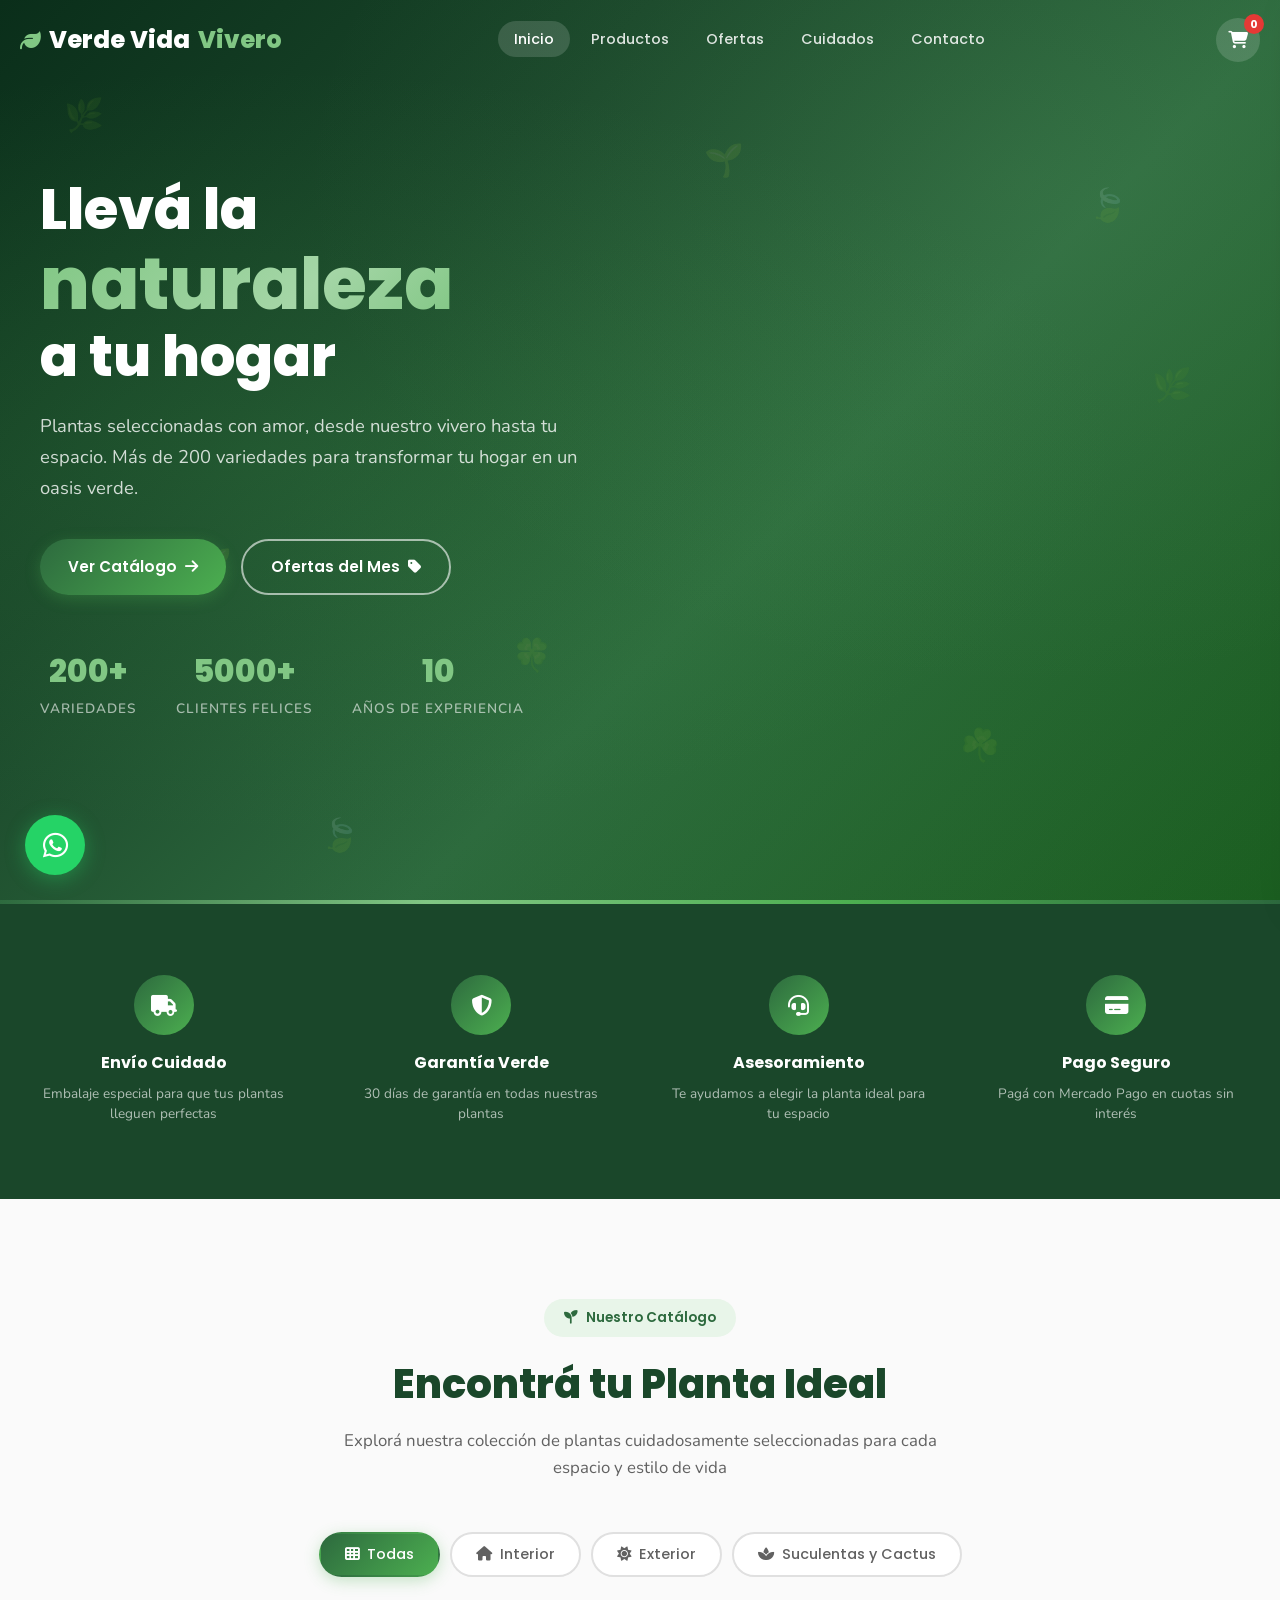
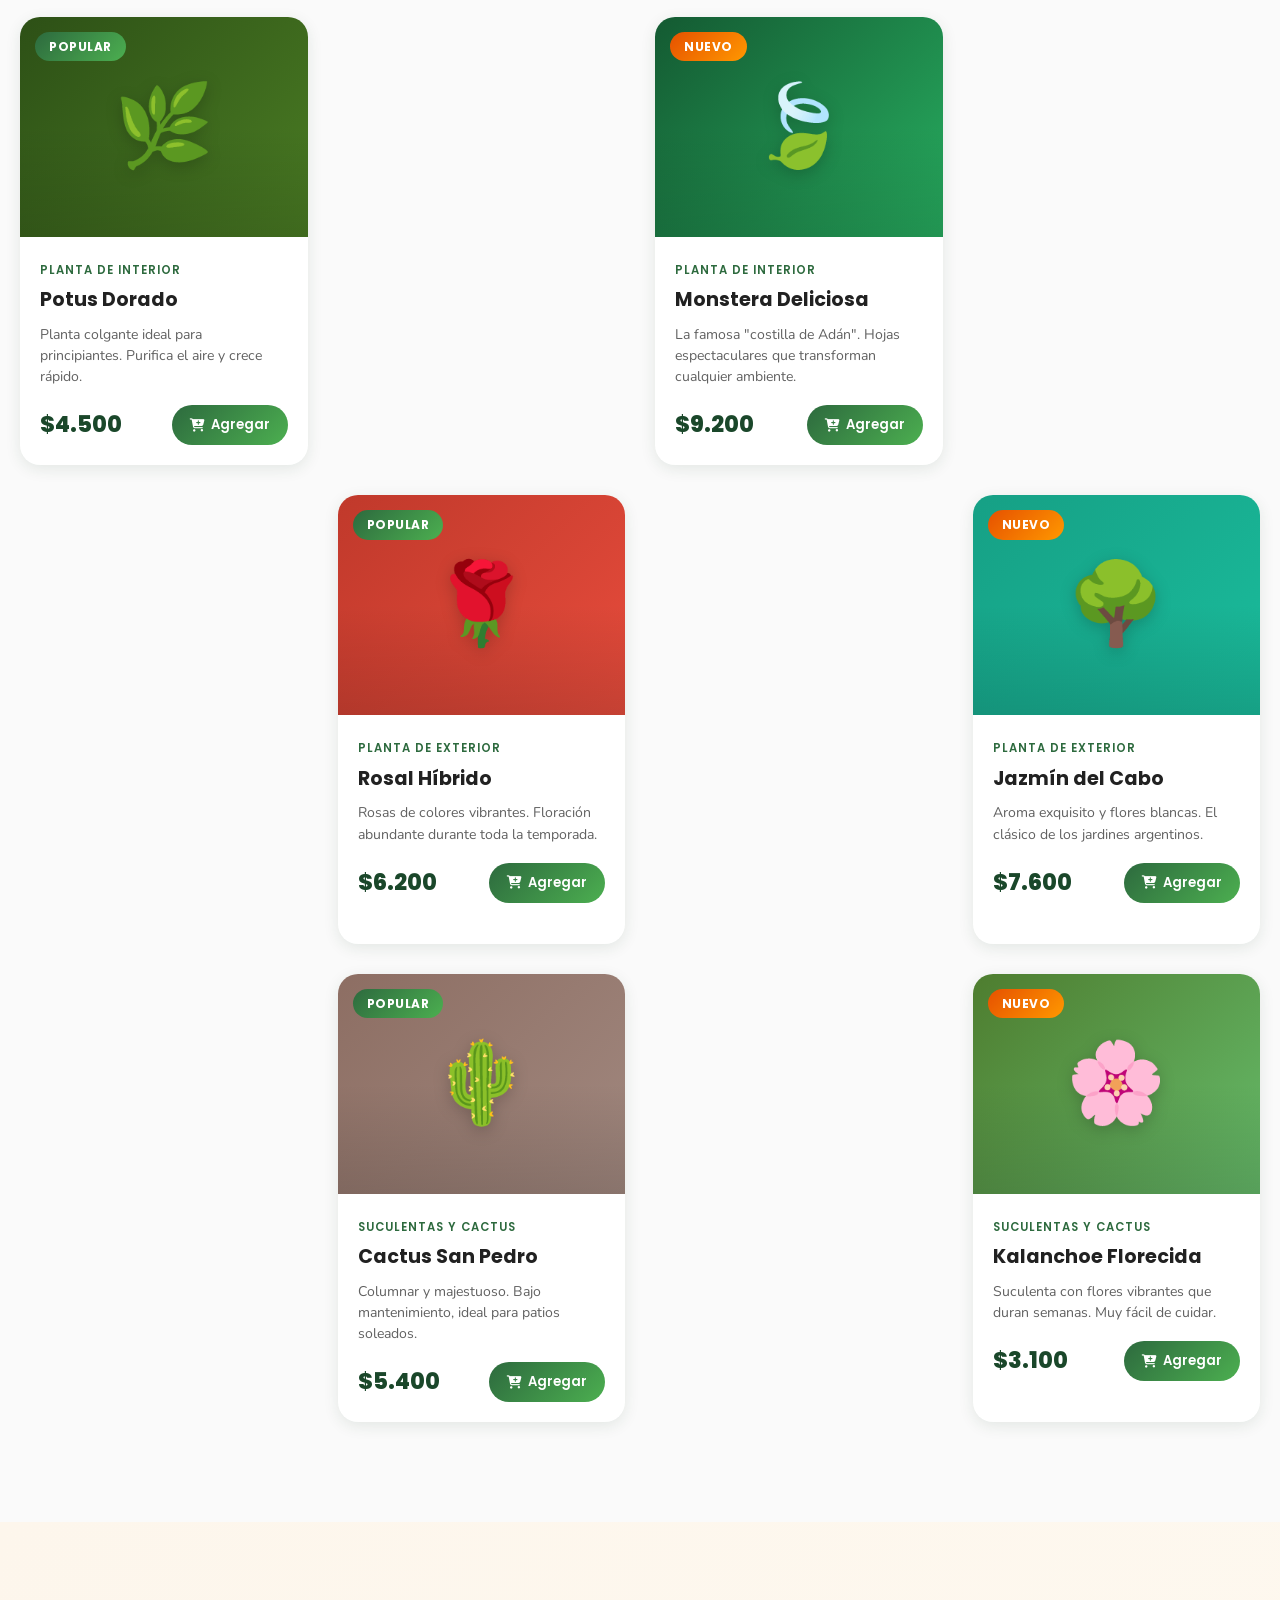
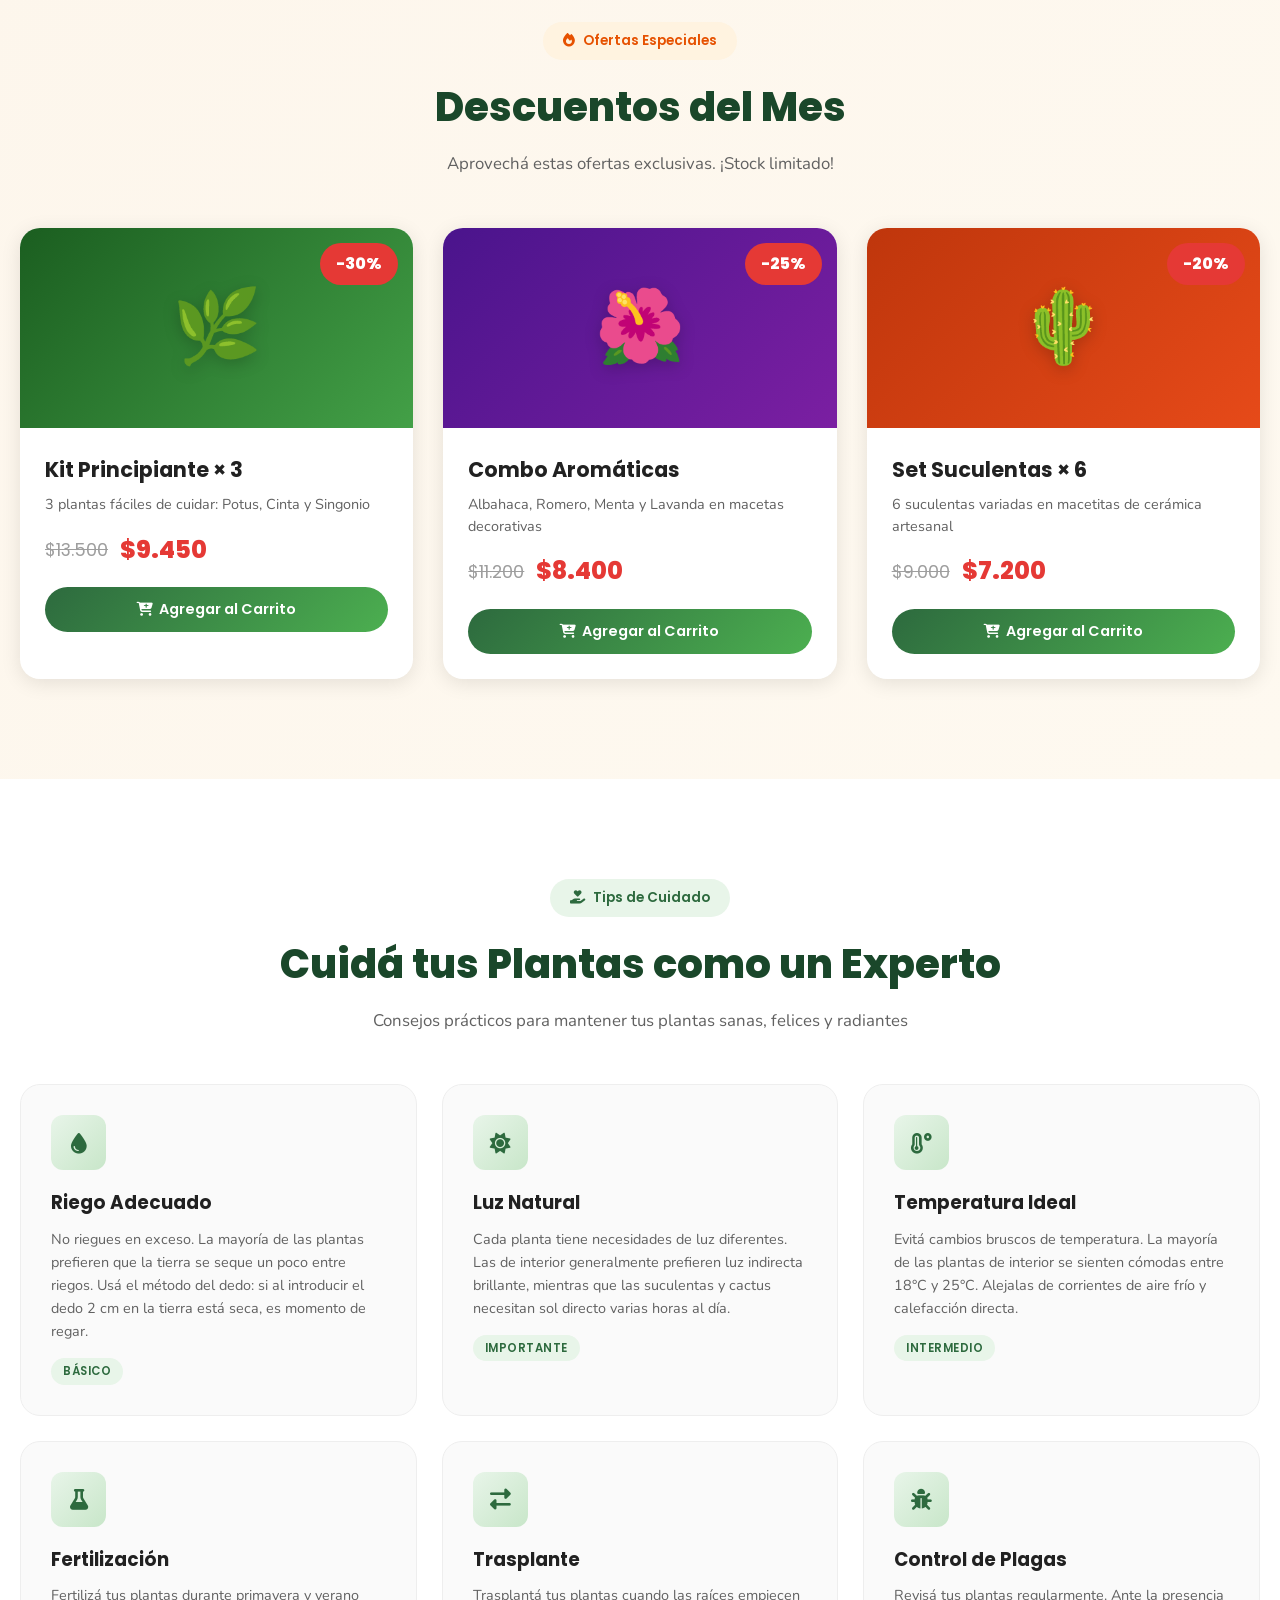
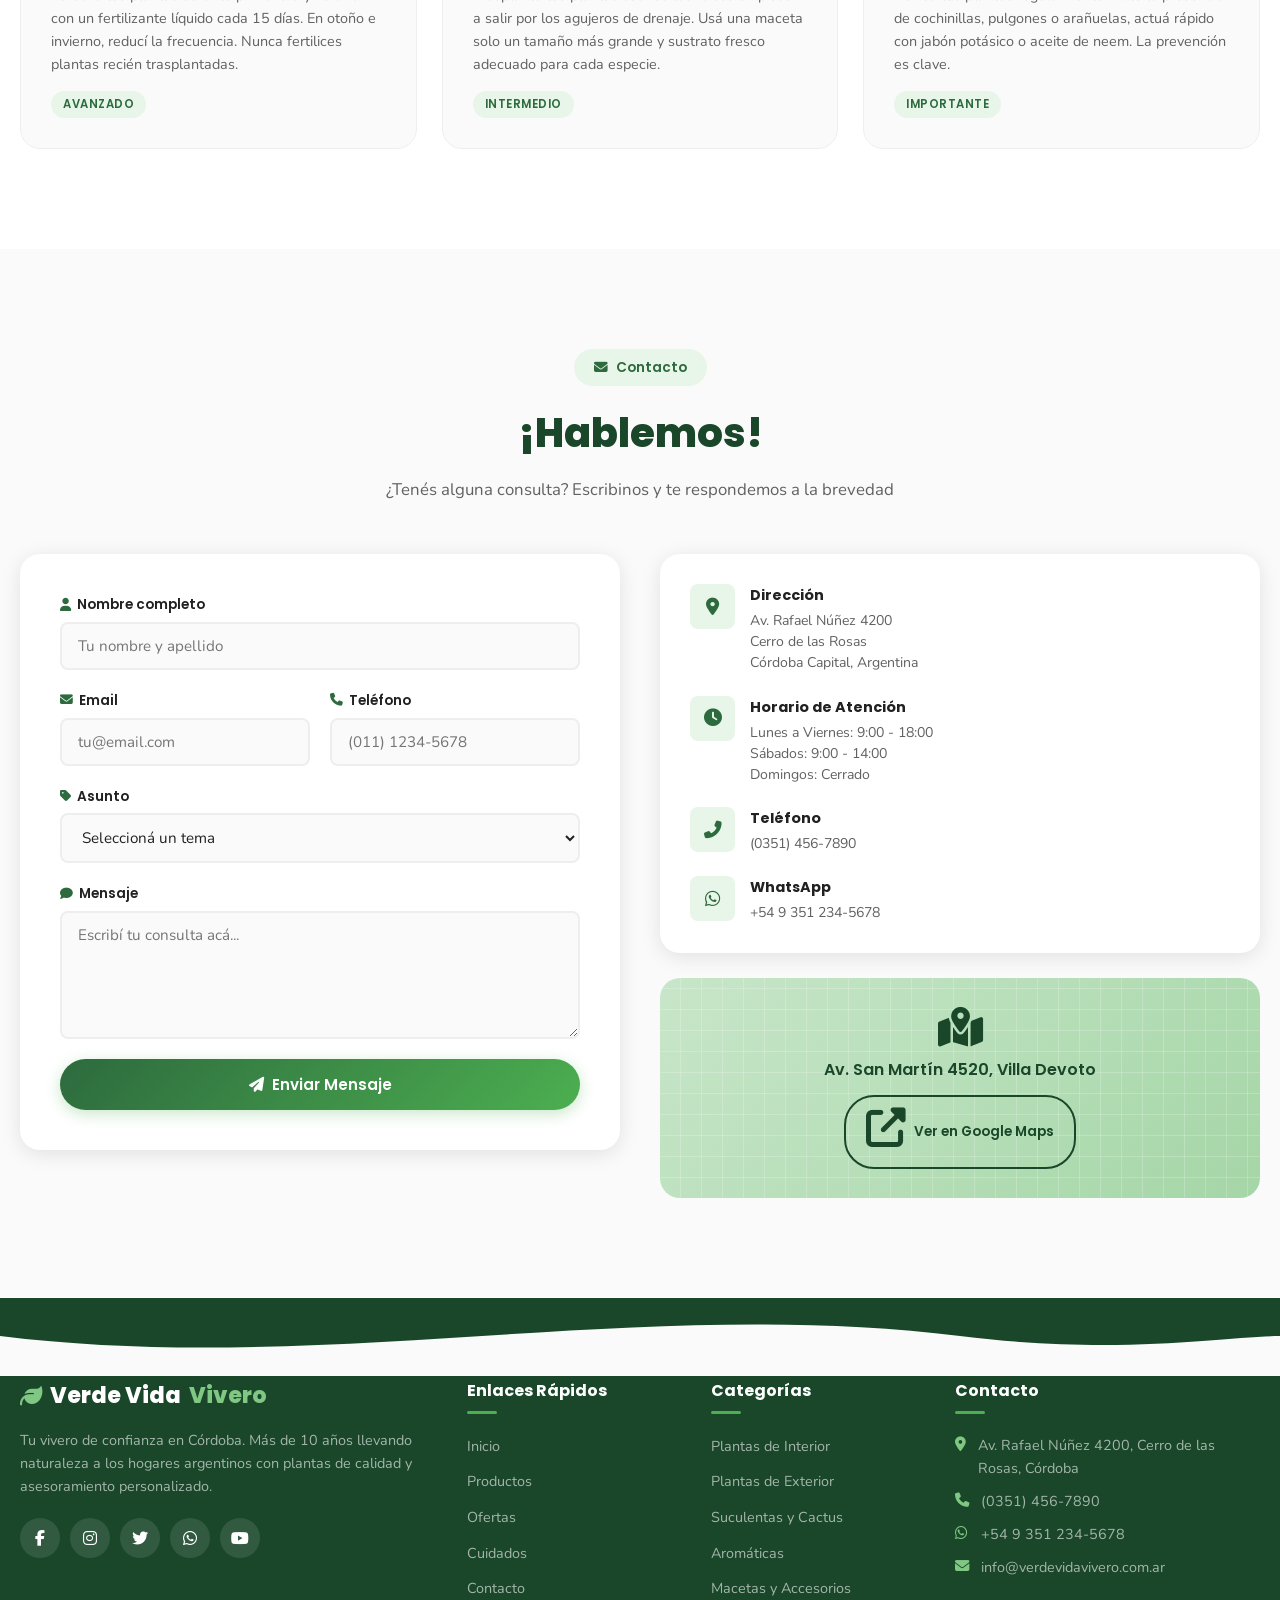
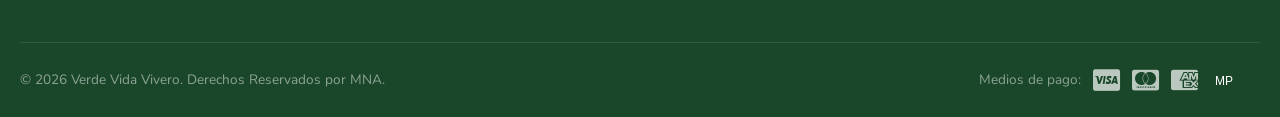
<file: vivero/plantilla-completa.html>
<!DOCTYPE html>
<html lang="es-AR">
<head>
    <meta charset="UTF-8">
    <meta name="viewport" content="width=device-width, initial-scale=1.0">
    <title>Verde Vida Vivero — Plantas, Naturaleza y Vida</title>
    <meta name="description" content="Verde Vida Vivero: tu vivero online en Argentina. Plantas de interior, exterior, suculentas, cactus y más. Envíos a todo el país.">
    <script>
        if (!location.pathname.endsWith('/') && !location.pathname.endsWith('.html')) {
            location.replace(location.pathname + '/' + location.search + location.hash);
        }
    </script>
    <link rel="preconnect" href="https://fonts.googleapis.com">
    <link rel="preconnect" href="https://fonts.gstatic.com" crossorigin>
    <link href="https://fonts.googleapis.com/css2?family=Poppins:wght@400;600;700;800&family=Nunito:wght@300;400;600;700&display=swap" rel="stylesheet">
    <link rel="stylesheet" href="https://cdnjs.cloudflare.com/ajax/libs/font-awesome/6.5.1/css/all.min.css">
    <!-- ESTILOS COMPLETOS EMBEBIDOS (LISTO PARA COPIAR Y PEGAR) -->
  <style>
/* ============================================================
   VERDE VIDA VIVERO — Estilos Principales
   Autor: Verde Vida Vivero
   Paleta: Verdes naturales, tonos terrosos, blanco
   Tipografías: Poppins (títulos) + Nunito (cuerpo)
   ============================================================ */

/* ==================== RESET & VARIABLES ==================== */
*,
*::before,
*::after {
    margin: 0;
    padding: 0;
    box-sizing: border-box;
}

:root {
    /* Colores principales */
    --verde-oscuro: #1a472a;
    --verde-medio: #2d6a3e;
    --verde-claro: #4caf50;
    --verde-menta: #81c784;
    --verde-palido: #e8f5e9;

    /* Colores terrosos */
    --tierra-oscura: #4e342e;
    --tierra-media: #795548;
    --tierra-clara: #a1887f;
    --arena: #d7ccc8;
    --crema: #fdf6ec;

    /* Neutros */
    --blanco: #ffffff;
    --gris-50: #fafafa;
    --gris-100: #f5f5f5;
    --gris-200: #eeeeee;
    --gris-300: #e0e0e0;
    --gris-500: #9e9e9e;
    --gris-700: #616161;
    --gris-900: #212121;

    /* Funcionales */
    --rojo: #e53935;
    --naranja: #ff9800;
    --azul-mp: #009ee3;

    /* Tipografías */
    --font-heading: 'Poppins', sans-serif;
    --font-body: 'Nunito', sans-serif;

    /* Sombras */
    --sombra-sm: 0 2px 8px rgba(0,0,0,0.08);
    --sombra-md: 0 4px 20px rgba(0,0,0,0.1);
    --sombra-lg: 0 8px 40px rgba(0,0,0,0.15);
    --sombra-card: 0 4px 15px rgba(26,71,42,0.1);

    /* Bordes */
    --radius-sm: 8px;
    --radius-md: 12px;
    --radius-lg: 20px;
    --radius-xl: 30px;

    /* Transiciones */
    --transition: all 0.3s cubic-bezier(0.4, 0, 0.2, 1);
}

html {
    scroll-behavior: smooth;
    font-size: 16px;
}

body {
    font-family: var(--font-body);
    color: var(--gris-900);
    background: var(--blanco);
    line-height: 1.6;
    overflow-x: hidden;
}

.container {
    width: 100%;
    max-width: 1280px;
    margin: 0 auto;
    padding: 0 20px;
}

img {
    max-width: 100%;
    display: block;
}

a {
    text-decoration: none;
    color: inherit;
}

ul {
    list-style: none;
}

/* ==================== BOTONES GENERALES ==================== */
.btn {
    display: inline-flex;
    align-items: center;
    gap: 8px;
    padding: 14px 28px;
    border: none;
    border-radius: var(--radius-xl);
    font-family: var(--font-heading);
    font-size: 0.95rem;
    font-weight: 600;
    cursor: pointer;
    transition: var(--transition);
    text-align: center;
    justify-content: center;
}

.btn-primary {
    background: linear-gradient(135deg, var(--verde-medio), var(--verde-claro));
    color: var(--blanco);
    box-shadow: 0 4px 15px rgba(76,175,80,0.3);
}

.btn-primary:hover {
    transform: translateY(-2px);
    box-shadow: 0 6px 25px rgba(76,175,80,0.4);
}

.btn-outline {
    background: transparent;
    color: var(--blanco);
    border: 2px solid rgba(255,255,255,0.6);
}

.btn-outline:hover {
    background: rgba(255,255,255,0.15);
    border-color: var(--blanco);
}

.btn-danger {
    background: transparent;
    color: var(--rojo);
    border: 2px solid var(--rojo);
}

.btn-danger:hover {
    background: var(--rojo);
    color: var(--blanco);
}

.btn-mercadopago {
    background: linear-gradient(135deg, #009ee3, #00b1ea);
    color: var(--blanco);
    box-shadow: 0 4px 15px rgba(0,158,227,0.3);
    font-size: 1rem;
}

.btn-mercadopago:hover {
    transform: translateY(-2px);
    box-shadow: 0 6px 25px rgba(0,158,227,0.4);
}

.btn-full {
    width: 100%;
}

.btn-sm {
    padding: 10px 20px;
    font-size: 0.85rem;
}

/* ==================== NAVBAR ==================== */
.navbar {
    position: fixed;
    top: 0;
    left: 0;
    width: 100%;
    z-index: 1000;
    padding: 18px 0;
    transition: var(--transition);
}

.navbar.scrolled {
    background: rgba(26,71,42,0.95);
    backdrop-filter: blur(20px);
    padding: 10px 0;
    box-shadow: 0 4px 30px rgba(0,0,0,0.15);
}

.nav-container {
    max-width: 1280px;
    margin: 0 auto;
    padding: 0 20px;
    display: flex;
    align-items: center;
    justify-content: space-between;
}

.nav-logo {
    font-family: var(--font-heading);
    font-size: 1.5rem;
    font-weight: 800;
    color: var(--blanco);
    display: flex;
    align-items: center;
    gap: 8px;
}

.nav-logo i {
    color: var(--verde-menta);
    font-size: 1.3rem;
}

.nav-logo span {
    color: var(--verde-menta);
}

.nav-menu {
    display: flex;
    align-items: center;
    gap: 5px;
}

.nav-link {
    color: rgba(255,255,255,0.85);
    font-family: var(--font-heading);
    font-size: 0.9rem;
    font-weight: 500;
    padding: 8px 16px;
    border-radius: var(--radius-xl);
    transition: var(--transition);
}

.nav-link:hover,
.nav-link.active {
    color: var(--blanco);
    background: rgba(255,255,255,0.15);
}

.nav-actions {
    display: flex;
    align-items: center;
    gap: 15px;
}

.cart-btn {
    position: relative;
    background: rgba(255,255,255,0.15);
    border: none;
    color: var(--blanco);
    width: 44px;
    height: 44px;
    border-radius: 50%;
    font-size: 1.1rem;
    cursor: pointer;
    transition: var(--transition);
}

.cart-btn:hover {
    background: rgba(255,255,255,0.25);
    transform: scale(1.05);
}

.cart-count {
    position: absolute;
    top: -4px;
    right: -4px;
    background: var(--rojo);
    color: var(--blanco);
    font-size: 0.7rem;
    font-weight: 700;
    width: 20px;
    height: 20px;
    border-radius: 50%;
    display: flex;
    align-items: center;
    justify-content: center;
    font-family: var(--font-heading);
    transition: var(--transition);
}

.cart-count.bump {
    animation: cartBump 0.3s ease;
}

@keyframes cartBump {
    0% { transform: scale(1); }
    50% { transform: scale(1.4); }
    100% { transform: scale(1); }
}

.hamburger {
    display: none;
    flex-direction: column;
    gap: 5px;
    background: none;
    border: none;
    cursor: pointer;
    padding: 5px;
}

.hamburger span {
    display: block;
    width: 25px;
    height: 2px;
    background: var(--blanco);
    border-radius: 2px;
    transition: var(--transition);
}

.hamburger.active span:nth-child(1) {
    transform: rotate(45deg) translate(5px, 5px);
}

.hamburger.active span:nth-child(2) {
    opacity: 0;
}

.hamburger.active span:nth-child(3) {
    transform: rotate(-45deg) translate(5px, -5px);
}

/* ==================== HERO ==================== */
.hero {
    position: relative;
    min-height: 100vh;
    display: flex;
    align-items: center;
    background: linear-gradient(135deg, #0a2e1a 0%, #1a472a 30%, #2d6a3e 60%, #1b5e20 100%);
    overflow: hidden;
}

.hero-overlay {
    position: absolute;
    inset: 0;
    background:
        radial-gradient(ellipse at 20% 50%, rgba(76,175,80,0.15) 0%, transparent 60%),
        radial-gradient(ellipse at 80% 20%, rgba(129,199,132,0.1) 0%, transparent 50%),
        radial-gradient(ellipse at 60% 80%, rgba(46,125,50,0.12) 0%, transparent 50%);
}

.hero-particles {
    position: absolute;
    inset: 0;
    pointer-events: none;
}

.particle {
    position: absolute;
    font-size: 2rem;
    opacity: 0.12;
    animation: floatParticle 15s infinite linear;
}

.particle:nth-child(1) { top: 10%; left: 5%; animation-delay: 0s; animation-duration: 18s; }
.particle:nth-child(2) { top: 20%; left: 85%; animation-delay: -3s; animation-duration: 22s; }
.particle:nth-child(3) { top: 60%; left: 15%; animation-delay: -5s; animation-duration: 16s; }
.particle:nth-child(4) { top: 80%; left: 75%; animation-delay: -8s; animation-duration: 20s; }
.particle:nth-child(5) { top: 40%; left: 90%; animation-delay: -2s; animation-duration: 24s; }
.particle:nth-child(6) { top: 70%; left: 40%; animation-delay: -10s; animation-duration: 19s; }
.particle:nth-child(7) { top: 15%; left: 55%; animation-delay: -7s; animation-duration: 21s; }
.particle:nth-child(8) { top: 90%; left: 25%; animation-delay: -4s; animation-duration: 17s; }

@keyframes floatParticle {
    0% { transform: translate(0, 0) rotate(0deg); }
    25% { transform: translate(30px, -40px) rotate(90deg); }
    50% { transform: translate(-20px, -80px) rotate(180deg); }
    75% { transform: translate(40px, -40px) rotate(270deg); }
    100% { transform: translate(0, 0) rotate(360deg); }
}

.hero-content {
    position: relative;
    z-index: 2;
    max-width: 700px;
    padding: 0 40px;
}

.hero-title {
    font-family: var(--font-heading);
    color: var(--blanco);
    font-size: 3.5rem;
    font-weight: 800;
    line-height: 1.15;
    margin-bottom: 20px;
}

.hero-title-line {
    display: block;
}

.hero-title-highlight {
    display: block;
    background: linear-gradient(135deg, var(--verde-menta), #a5d6a7, #66bb6a);
    -webkit-background-clip: text;
    -webkit-text-fill-color: transparent;
    background-clip: text;
    font-size: 4.5rem;
}

.hero-subtitle {
    color: rgba(255,255,255,0.8);
    font-size: 1.15rem;
    line-height: 1.7;
    margin-bottom: 35px;
    max-width: 550px;
}

.hero-buttons {
    display: flex;
    gap: 15px;
    flex-wrap: wrap;
    margin-bottom: 50px;
}

.hero-stats {
    display: flex;
    gap: 40px;
}

.stat {
    text-align: center;
}

.stat-number {
    display: block;
    font-family: var(--font-heading);
    font-size: 2rem;
    font-weight: 800;
    color: var(--verde-menta);
}

.stat-label {
    font-size: 0.85rem;
    color: rgba(255,255,255,0.6);
    font-weight: 600;
    text-transform: uppercase;
    letter-spacing: 1px;
}

/* ==================== BENEFICIOS ==================== */
.benefits {
    background: var(--verde-oscuro);
    padding: 50px 0;
    position: relative;
}

.benefits::before {
    content: '';
    position: absolute;
    top: 0;
    left: 0;
    right: 0;
    height: 4px;
    background: linear-gradient(90deg, var(--verde-medio), var(--verde-menta), var(--verde-claro), var(--verde-medio));
}

.benefits-grid {
    display: grid;
    grid-template-columns: repeat(4, 1fr);
    gap: 30px;
}

.benefit-card {
    text-align: center;
    padding: 25px 15px;
    border-radius: var(--radius-md);
    transition: var(--transition);
}

.benefit-card:hover {
    background: rgba(255,255,255,0.05);
    transform: translateY(-5px);
}

.benefit-icon {
    width: 60px;
    height: 60px;
    margin: 0 auto 15px;
    background: linear-gradient(135deg, var(--verde-medio), var(--verde-claro));
    border-radius: 50%;
    display: flex;
    align-items: center;
    justify-content: center;
    font-size: 1.3rem;
    color: var(--blanco);
}

.benefit-card h3 {
    font-family: var(--font-heading);
    color: var(--blanco);
    font-size: 1rem;
    margin-bottom: 8px;
}

.benefit-card p {
    color: rgba(255,255,255,0.65);
    font-size: 0.85rem;
    line-height: 1.5;
}

/* ==================== SECCIONES GENÉRICAS ==================== */
.section-header {
    text-align: center;
    margin-bottom: 50px;
}

.section-tag {
    display: inline-flex;
    align-items: center;
    gap: 8px;
    background: var(--verde-palido);
    color: var(--verde-medio);
    padding: 8px 20px;
    border-radius: var(--radius-xl);
    font-family: var(--font-heading);
    font-size: 0.85rem;
    font-weight: 600;
    margin-bottom: 15px;
}

.tag-offer {
    background: #fff3e0;
    color: #e65100;
}

.section-title {
    font-family: var(--font-heading);
    font-size: 2.5rem;
    font-weight: 800;
    color: var(--verde-oscuro);
    margin-bottom: 12px;
}

.section-subtitle {
    color: var(--gris-700);
    font-size: 1.05rem;
    max-width: 600px;
    margin: 0 auto;
}

/* ==================== PRODUCTOS ==================== */
.products-section {
    padding: 100px 0;
    background: var(--gris-50);
}

.filter-buttons {
    display: flex;
    justify-content: center;
    gap: 10px;
    margin-bottom: 40px;
    flex-wrap: wrap;
}

.filter-btn {
    display: inline-flex;
    align-items: center;
    gap: 8px;
    padding: 10px 24px;
    border: 2px solid var(--gris-300);
    border-radius: var(--radius-xl);
    background: var(--blanco);
    font-family: var(--font-heading);
    font-size: 0.9rem;
    font-weight: 500;
    color: var(--gris-700);
    cursor: pointer;
    transition: var(--transition);
}

.filter-btn:hover {
    border-color: var(--verde-claro);
    color: var(--verde-medio);
}

.filter-btn.active {
    background: linear-gradient(135deg, var(--verde-medio), var(--verde-claro));
    color: var(--blanco);
    border-color: transparent;
    box-shadow: 0 4px 15px rgba(76,175,80,0.3);
}

.products-grid {
    display: grid;
    grid-template-columns: repeat(auto-fill, minmax(280px, 1fr));
    gap: 30px;
}

.product-card {
    background: var(--blanco);
    border-radius: var(--radius-lg);
    overflow: hidden;
    box-shadow: var(--sombra-card);
    transition: var(--transition);
    position: relative;
    animation: fadeInUp 0.6s ease forwards;
    opacity: 0;
}

.product-card:nth-child(1) { animation-delay: 0.05s; }
.product-card:nth-child(2) { animation-delay: 0.1s; }
.product-card:nth-child(3) { animation-delay: 0.15s; }
.product-card:nth-child(4) { animation-delay: 0.2s; }
.product-card:nth-child(5) { animation-delay: 0.25s; }
.product-card:nth-child(6) { animation-delay: 0.3s; }
.product-card:nth-child(7) { animation-delay: 0.35s; }
.product-card:nth-child(8) { animation-delay: 0.4s; }
.product-card:nth-child(9) { animation-delay: 0.45s; }
.product-card:nth-child(10) { animation-delay: 0.5s; }
.product-card:nth-child(11) { animation-delay: 0.55s; }
.product-card:nth-child(12) { animation-delay: 0.6s; }

@keyframes fadeInUp {
    from {
        opacity: 0;
        transform: translateY(30px);
    }
    to {
        opacity: 1;
        transform: translateY(0);
    }
}

.product-card:hover {
    transform: translateY(-8px);
    box-shadow: var(--sombra-lg);
}

.product-card.hidden {
    display: none;
}

.product-badge {
    position: absolute;
    top: 15px;
    left: 15px;
    background: linear-gradient(135deg, var(--verde-medio), var(--verde-claro));
    color: var(--blanco);
    padding: 5px 14px;
    border-radius: var(--radius-xl);
    font-family: var(--font-heading);
    font-size: 0.75rem;
    font-weight: 700;
    z-index: 2;
    text-transform: uppercase;
    letter-spacing: 0.5px;
}

.badge-new {
    background: linear-gradient(135deg, #e65100, var(--naranja));
}

.product-image {
    height: 220px;
    display: flex;
    align-items: center;
    justify-content: center;
    position: relative;
    overflow: hidden;
}

.product-image::after {
    content: '';
    position: absolute;
    bottom: 0;
    left: 0;
    right: 0;
    height: 50%;
    background: linear-gradient(to top, rgba(0,0,0,0.15), transparent);
}

.plant-emoji {
    font-size: 5rem;
    filter: drop-shadow(0 4px 8px rgba(0,0,0,0.2));
    transition: var(--transition);
    position: relative;
    z-index: 1;
}

.product-card:hover .plant-emoji {
    transform: scale(1.15) rotate(-5deg);
}

.product-info {
    padding: 20px;
}

.product-category {
    display: inline-block;
    font-family: var(--font-heading);
    font-size: 0.72rem;
    font-weight: 600;
    color: var(--verde-medio);
    text-transform: uppercase;
    letter-spacing: 1px;
    margin-bottom: 6px;
}

.product-name {
    font-family: var(--font-heading);
    font-size: 1.2rem;
    font-weight: 700;
    color: var(--gris-900);
    margin-bottom: 8px;
}

.product-description {
    color: var(--gris-700);
    font-size: 0.88rem;
    line-height: 1.5;
    margin-bottom: 18px;
}

.product-footer {
    display: flex;
    align-items: center;
    justify-content: space-between;
    gap: 10px;
}

.product-price {
    font-family: var(--font-heading);
    font-size: 1.4rem;
    font-weight: 800;
    color: var(--verde-oscuro);
}

.add-to-cart-btn {
    display: inline-flex;
    align-items: center;
    gap: 6px;
    padding: 10px 18px;
    background: linear-gradient(135deg, var(--verde-medio), var(--verde-claro));
    color: var(--blanco);
    border: none;
    border-radius: var(--radius-xl);
    font-family: var(--font-heading);
    font-size: 0.82rem;
    font-weight: 600;
    cursor: pointer;
    transition: var(--transition);
    white-space: nowrap;
}

.add-to-cart-btn:hover {
    transform: scale(1.05);
    box-shadow: 0 4px 15px rgba(76,175,80,0.3);
}

.add-to-cart-btn:active {
    transform: scale(0.95);
}

/* ==================== OFERTAS ==================== */
.offers-section {
    padding: 100px 0;
    background: linear-gradient(135deg, var(--crema), #fef9f0);
}

.offers-grid {
    display: grid;
    grid-template-columns: repeat(auto-fit, minmax(320px, 1fr));
    gap: 30px;
}

.offer-card {
    background: var(--blanco);
    border-radius: var(--radius-lg);
    overflow: hidden;
    box-shadow: var(--sombra-md);
    position: relative;
    transition: var(--transition);
}

.offer-card:hover {
    transform: translateY(-6px);
    box-shadow: var(--sombra-lg);
}

.offer-badge {
    position: absolute;
    top: 15px;
    right: 15px;
    background: var(--rojo);
    color: var(--blanco);
    padding: 8px 16px;
    border-radius: var(--radius-xl);
    font-family: var(--font-heading);
    font-size: 1rem;
    font-weight: 800;
    z-index: 2;
    animation: pulse 2s infinite;
}

@keyframes pulse {
    0%, 100% { transform: scale(1); }
    50% { transform: scale(1.05); }
}

.offer-image {
    height: 200px;
    display: flex;
    align-items: center;
    justify-content: center;
}

.offer-image .plant-emoji {
    font-size: 4.5rem;
}

.offer-info {
    padding: 25px;
}

.offer-info h3 {
    font-family: var(--font-heading);
    font-size: 1.3rem;
    font-weight: 700;
    color: var(--gris-900);
    margin-bottom: 8px;
}

.offer-info p {
    color: var(--gris-700);
    font-size: 0.9rem;
    margin-bottom: 15px;
    line-height: 1.5;
}

.offer-prices {
    display: flex;
    align-items: center;
    gap: 12px;
    margin-bottom: 18px;
}

.price-old {
    font-family: var(--font-heading);
    font-size: 1.1rem;
    color: var(--gris-500);
    text-decoration: line-through;
}

.price-new {
    font-family: var(--font-heading);
    font-size: 1.5rem;
    font-weight: 800;
    color: var(--rojo);
}

.btn-offer {
    width: 100%;
    justify-content: center;
    padding: 12px;
    font-size: 0.9rem;
}

/* ==================== CUIDADOS ==================== */
.care-section {
    padding: 100px 0;
    background: var(--blanco);
}

.care-grid {
    display: grid;
    grid-template-columns: repeat(auto-fit, minmax(320px, 1fr));
    gap: 25px;
}

.care-card {
    background: var(--gris-50);
    border: 1px solid var(--gris-200);
    border-radius: var(--radius-lg);
    padding: 30px;
    transition: var(--transition);
    position: relative;
}

.care-card:hover {
    border-color: var(--verde-claro);
    box-shadow: var(--sombra-card);
    transform: translateY(-4px);
}

.care-icon {
    width: 55px;
    height: 55px;
    background: linear-gradient(135deg, var(--verde-palido), #c8e6c9);
    border-radius: var(--radius-md);
    display: flex;
    align-items: center;
    justify-content: center;
    font-size: 1.3rem;
    color: var(--verde-medio);
    margin-bottom: 18px;
}

.care-card h3 {
    font-family: var(--font-heading);
    font-size: 1.15rem;
    font-weight: 700;
    color: var(--gris-900);
    margin-bottom: 10px;
}

.care-card p {
    color: var(--gris-700);
    font-size: 0.9rem;
    line-height: 1.6;
    margin-bottom: 15px;
}

.care-tag {
    display: inline-block;
    background: var(--verde-palido);
    color: var(--verde-medio);
    padding: 4px 12px;
    border-radius: var(--radius-xl);
    font-family: var(--font-heading);
    font-size: 0.72rem;
    font-weight: 600;
    text-transform: uppercase;
    letter-spacing: 0.5px;
}

/* ==================== CONTACTO ==================== */
.contact-section {
    padding: 100px 0;
    background: var(--gris-50);
}

.contact-grid {
    display: grid;
    grid-template-columns: 1fr 1fr;
    gap: 40px;
    align-items: start;
}

.contact-form-wrapper {
    background: var(--blanco);
    padding: 40px;
    border-radius: var(--radius-lg);
    box-shadow: var(--sombra-md);
}

.contact-form {
    display: flex;
    flex-direction: column;
    gap: 20px;
}

.form-row {
    display: grid;
    grid-template-columns: 1fr 1fr;
    gap: 20px;
}

.form-group {
    display: flex;
    flex-direction: column;
    gap: 6px;
}

.form-group label {
    font-family: var(--font-heading);
    font-size: 0.85rem;
    font-weight: 600;
    color: var(--gris-900);
    display: flex;
    align-items: center;
    gap: 6px;
}

.form-group label i {
    color: var(--verde-medio);
    font-size: 0.8rem;
}

.form-group input,
.form-group select,
.form-group textarea {
    padding: 12px 16px;
    border: 2px solid var(--gris-200);
    border-radius: var(--radius-sm);
    font-family: var(--font-body);
    font-size: 0.95rem;
    color: var(--gris-900);
    transition: var(--transition);
    outline: none;
    background: var(--gris-50);
}

.form-group input:focus,
.form-group select:focus,
.form-group textarea:focus {
    border-color: var(--verde-claro);
    background: var(--blanco);
    box-shadow: 0 0 0 4px rgba(76,175,80,0.1);
}

.form-group textarea {
    resize: vertical;
    min-height: 120px;
}

.contact-info-wrapper {
    display: flex;
    flex-direction: column;
    gap: 25px;
}

.contact-info-card {
    background: var(--blanco);
    padding: 30px;
    border-radius: var(--radius-lg);
    box-shadow: var(--sombra-md);
    display: flex;
    flex-direction: column;
    gap: 22px;
}

.info-item {
    display: flex;
    align-items: flex-start;
    gap: 15px;
}

.info-icon {
    width: 45px;
    height: 45px;
    background: var(--verde-palido);
    border-radius: var(--radius-sm);
    display: flex;
    align-items: center;
    justify-content: center;
    color: var(--verde-medio);
    font-size: 1.1rem;
    flex-shrink: 0;
}

.info-item h4 {
    font-family: var(--font-heading);
    font-size: 0.9rem;
    font-weight: 700;
    color: var(--gris-900);
    margin-bottom: 3px;
}

.info-item p {
    font-size: 0.88rem;
    color: var(--gris-700);
    line-height: 1.5;
}

.map-placeholder {
    background: linear-gradient(135deg, #c8e6c9, #a5d6a7);
    border-radius: var(--radius-lg);
    height: 220px;
    display: flex;
    align-items: center;
    justify-content: center;
    position: relative;
    overflow: hidden;
}

.map-placeholder::before {
    content: '';
    position: absolute;
    inset: 0;
    background:
        repeating-linear-gradient(0deg, transparent, transparent 20px, rgba(255,255,255,0.2) 20px, rgba(255,255,255,0.2) 21px),
        repeating-linear-gradient(90deg, transparent, transparent 20px, rgba(255,255,255,0.2) 20px, rgba(255,255,255,0.2) 21px);
}

.map-overlay {
    text-align: center;
    position: relative;
    z-index: 1;
}

.map-overlay i {
    font-size: 2.5rem;
    color: var(--verde-oscuro);
    margin-bottom: 10px;
    display: block;
}

.map-overlay p {
    font-family: var(--font-heading);
    font-weight: 600;
    color: var(--verde-oscuro);
    margin-bottom: 12px;
}

.map-overlay .btn-outline {
    color: var(--verde-oscuro);
    border-color: var(--verde-oscuro);
}

.map-overlay .btn-outline:hover {
    background: var(--verde-oscuro);
    color: var(--blanco);
}

/* ==================== FOOTER ==================== */
.footer {
    background: var(--verde-oscuro);
    color: rgba(255,255,255,0.8);
    position: relative;
    padding-top: 80px;
}

.footer-wave {
    position: absolute;
    top: -2px;
    left: 0;
    width: 100%;
    color: var(--gris-50);
    line-height: 0;
}

.footer-wave svg {
    width: 100%;
    height: 80px;
}

.footer-grid {
    display: grid;
    grid-template-columns: 2fr 1fr 1fr 1.5fr;
    gap: 40px;
    padding-bottom: 40px;
    border-bottom: 1px solid rgba(255,255,255,0.1);
}

.footer-logo {
    font-family: var(--font-heading);
    font-size: 1.4rem;
    font-weight: 800;
    color: var(--blanco);
    margin-bottom: 15px;
    display: flex;
    align-items: center;
    gap: 8px;
}

.footer-logo i {
    color: var(--verde-menta);
}

.footer-logo span {
    color: var(--verde-menta);
}

.footer-about {
    font-size: 0.9rem;
    line-height: 1.6;
    margin-bottom: 20px;
    color: rgba(255,255,255,0.6);
}

.footer-socials {
    display: flex;
    gap: 10px;
}

.footer-socials a {
    width: 40px;
    height: 40px;
    border-radius: 50%;
    background: rgba(255,255,255,0.1);
    display: flex;
    align-items: center;
    justify-content: center;
    color: var(--blanco);
    font-size: 1rem;
    transition: var(--transition);
}

.footer-socials a:hover {
    background: var(--verde-claro);
    transform: translateY(-3px);
}

.footer-col h4 {
    font-family: var(--font-heading);
    font-size: 1rem;
    font-weight: 700;
    color: var(--blanco);
    margin-bottom: 20px;
    position: relative;
    padding-bottom: 10px;
}

.footer-col h4::after {
    content: '';
    position: absolute;
    bottom: 0;
    left: 0;
    width: 30px;
    height: 3px;
    background: var(--verde-claro);
    border-radius: 3px;
}

.footer-col ul {
    display: flex;
    flex-direction: column;
    gap: 10px;
}

.footer-col ul li a {
    font-size: 0.9rem;
    color: rgba(255,255,255,0.6);
    transition: var(--transition);
}

.footer-col ul li a:hover {
    color: var(--verde-menta);
    padding-left: 5px;
}

.footer-contact li {
    display: flex;
    align-items: flex-start;
    gap: 10px;
    font-size: 0.9rem;
    color: rgba(255,255,255,0.6);
}

.footer-contact li i {
    color: var(--verde-menta);
    margin-top: 3px;
    width: 16px;
}

.footer-bottom {
    display: flex;
    justify-content: space-between;
    align-items: center;
    padding: 25px 0;
    flex-wrap: wrap;
    gap: 15px;
}

.footer-bottom p {
    font-size: 0.85rem;
    color: rgba(255,255,255,0.5);
}

.footer-payments {
    display: flex;
    align-items: center;
    gap: 12px;
    color: rgba(255,255,255,0.5);
    font-size: 0.85rem;
}

.footer-payments i {
    font-size: 1.5rem;
    color: rgba(255,255,255,0.7);
}

/* ==================== CARRITO SIDEBAR ==================== */
.cart-overlay {
    position: fixed;
    inset: 0;
    background: rgba(0,0,0,0.5);
    z-index: 1500;
    opacity: 0;
    visibility: hidden;
    transition: var(--transition);
}

.cart-overlay.active {
    opacity: 1;
    visibility: visible;
}

.cart-sidebar {
    position: fixed;
    top: 0;
    right: -420px;
    width: 400px;
    max-width: 100vw;
    height: 100vh;
    background: var(--blanco);
    z-index: 2000;
    display: flex;
    flex-direction: column;
    box-shadow: var(--sombra-lg);
    transition: right 0.4s cubic-bezier(0.4, 0, 0.2, 1);
}

.cart-sidebar.active {
    right: 0;
}

.cart-header {
    display: flex;
    align-items: center;
    justify-content: space-between;
    padding: 20px 25px;
    border-bottom: 1px solid var(--gris-200);
}

.cart-header h3 {
    font-family: var(--font-heading);
    font-size: 1.2rem;
    font-weight: 700;
    color: var(--gris-900);
    display: flex;
    align-items: center;
    gap: 10px;
}

.cart-header h3 i {
    color: var(--verde-medio);
}

.cart-close {
    width: 36px;
    height: 36px;
    border-radius: 50%;
    border: none;
    background: var(--gris-100);
    color: var(--gris-700);
    font-size: 1rem;
    cursor: pointer;
    transition: var(--transition);
    display: flex;
    align-items: center;
    justify-content: center;
}

.cart-close:hover {
    background: var(--gris-200);
    color: var(--rojo);
}

.cart-items {
    flex: 1;
    overflow-y: auto;
    padding: 20px 25px;
}

.cart-empty {
    text-align: center;
    padding: 60px 20px;
    color: var(--gris-500);
}

.cart-empty i {
    font-size: 3.5rem;
    margin-bottom: 15px;
    opacity: 0.4;
}

.cart-empty p {
    font-family: var(--font-heading);
    font-size: 1.1rem;
    font-weight: 600;
    margin-bottom: 5px;
    color: var(--gris-700);
}

.cart-empty span {
    font-size: 0.9rem;
}

/* Ítems del carrito */
.cart-item {
    display: flex;
    gap: 15px;
    padding: 15px 0;
    border-bottom: 1px solid var(--gris-200);
    animation: fadeIn 0.3s ease;
}

@keyframes fadeIn {
    from { opacity: 0; transform: translateX(20px); }
    to { opacity: 1; transform: translateX(0); }
}

.cart-item-image {
    width: 60px;
    height: 60px;
    border-radius: var(--radius-sm);
    display: flex;
    align-items: center;
    justify-content: center;
    font-size: 1.8rem;
    background: var(--verde-palido);
    flex-shrink: 0;
}

.cart-item-details {
    flex: 1;
    min-width: 0;
}

.cart-item-name {
    font-family: var(--font-heading);
    font-size: 0.9rem;
    font-weight: 600;
    color: var(--gris-900);
    margin-bottom: 5px;
}

.cart-item-price {
    font-family: var(--font-heading);
    font-size: 0.85rem;
    color: var(--verde-medio);
    font-weight: 700;
}

.cart-item-actions {
    display: flex;
    align-items: center;
    gap: 8px;
    margin-top: 8px;
}

.qty-btn {
    width: 28px;
    height: 28px;
    border-radius: 50%;
    border: 1px solid var(--gris-300);
    background: var(--blanco);
    color: var(--gris-700);
    font-size: 0.9rem;
    cursor: pointer;
    display: flex;
    align-items: center;
    justify-content: center;
    transition: var(--transition);
}

.qty-btn:hover {
    background: var(--verde-palido);
    border-color: var(--verde-claro);
    color: var(--verde-medio);
}

.cart-item-qty {
    font-family: var(--font-heading);
    font-size: 0.9rem;
    font-weight: 600;
    min-width: 20px;
    text-align: center;
}

.cart-item-remove {
    background: none;
    border: none;
    color: var(--gris-500);
    cursor: pointer;
    font-size: 0.85rem;
    padding: 5px;
    transition: var(--transition);
    margin-left: auto;
}

.cart-item-remove:hover {
    color: var(--rojo);
}

.cart-footer {
    padding: 20px 25px;
    border-top: 1px solid var(--gris-200);
    background: var(--gris-50);
    display: flex;
    flex-direction: column;
    gap: 12px;
}

.cart-totals {
    display: flex;
    flex-direction: column;
    gap: 8px;
    margin-bottom: 5px;
}

.cart-subtotal,
.cart-shipping {
    display: flex;
    justify-content: space-between;
    font-size: 0.9rem;
    color: var(--gris-700);
}

.cart-total {
    display: flex;
    justify-content: space-between;
    font-family: var(--font-heading);
    font-size: 1.2rem;
    font-weight: 800;
    color: var(--gris-900);
    padding-top: 8px;
    border-top: 2px solid var(--gris-300);
}

/* ==================== WHATSAPP FLOTANTE ==================== */
.whatsapp-float {
    position: fixed;
    bottom: 25px;
    left: 25px;
    width: 60px;
    height: 60px;
    background: #25d366;
    border-radius: 50%;
    display: flex;
    align-items: center;
    justify-content: center;
    color: var(--blanco);
    font-size: 1.8rem;
    box-shadow: 0 4px 20px rgba(37,211,102,0.4);
    z-index: 900;
    transition: var(--transition);
    animation: whatsappPulse 2s infinite;
}

.whatsapp-float:hover {
    transform: scale(1.1);
    box-shadow: 0 6px 30px rgba(37,211,102,0.5);
}

@keyframes whatsappPulse {
    0%, 100% { box-shadow: 0 4px 20px rgba(37,211,102,0.4); }
    50% { box-shadow: 0 4px 30px rgba(37,211,102,0.6); }
}

/* ==================== SCROLL TOP ==================== */
.scroll-top {
    position: fixed;
    bottom: 25px;
    right: 25px;
    width: 48px;
    height: 48px;
    background: linear-gradient(135deg, var(--verde-medio), var(--verde-claro));
    border: none;
    border-radius: 50%;
    color: var(--blanco);
    font-size: 1.1rem;
    cursor: pointer;
    opacity: 0;
    visibility: hidden;
    transform: translateY(20px);
    transition: var(--transition);
    z-index: 900;
    box-shadow: 0 4px 15px rgba(76,175,80,0.3);
}

.scroll-top.visible {
    opacity: 1;
    visibility: visible;
    transform: translateY(0);
}

.scroll-top:hover {
    transform: translateY(-3px);
    box-shadow: 0 6px 25px rgba(76,175,80,0.4);
}

/* ==================== NOTIFICACIÓN TOAST ==================== */
.toast {
    position: fixed;
    bottom: 30px;
    left: 50%;
    transform: translateX(-50%) translateY(100px);
    background: var(--verde-oscuro);
    color: var(--blanco);
    padding: 14px 28px;
    border-radius: var(--radius-xl);
    font-family: var(--font-heading);
    font-size: 0.9rem;
    font-weight: 600;
    box-shadow: var(--sombra-lg);
    z-index: 3000;
    display: flex;
    align-items: center;
    gap: 10px;
    opacity: 0;
    transition: all 0.4s cubic-bezier(0.4, 0, 0.2, 1);
    pointer-events: none;
}

.toast.show {
    opacity: 1;
    transform: translateX(-50%) translateY(0);
}

.toast i {
    color: var(--verde-menta);
}

/* ==================== RESPONSIVE ==================== */
@media (max-width: 1024px) {
    .hero-title { font-size: 2.8rem; }
    .hero-title-highlight { font-size: 3.5rem; }
    .benefits-grid { grid-template-columns: repeat(2, 1fr); }
    .footer-grid { grid-template-columns: repeat(2, 1fr); }
}

@media (max-width: 768px) {
    .hamburger { display: flex; }

    .nav-menu {
        position: fixed;
        top: 0;
        left: -100%;
        width: 280px;
        height: 100vh;
        background: var(--verde-oscuro);
        flex-direction: column;
        padding: 80px 30px 30px;
        gap: 5px;
        transition: left 0.4s cubic-bezier(0.4, 0, 0.2, 1);
        z-index: 999;
        box-shadow: var(--sombra-lg);
    }

    .nav-menu.active {
        left: 0;
    }

    .nav-link {
        padding: 12px 16px;
        font-size: 1rem;
        width: 100%;
    }

    .hero {
        min-height: 100vh;
        padding-top: 80px;
    }

    .hero-content {
        padding: 0 20px;
    }

    .hero-title { font-size: 2.2rem; }
    .hero-title-highlight { font-size: 2.8rem; }
    .hero-subtitle { font-size: 1rem; }

    .hero-stats {
        gap: 25px;
    }

    .stat-number { font-size: 1.5rem; }

    .hero-buttons {
        flex-direction: column;
        align-items: flex-start;
    }

    .section-title { font-size: 2rem; }

    .benefits-grid { grid-template-columns: repeat(2, 1fr); gap: 15px; }

    .contact-grid { grid-template-columns: 1fr; }

    .form-row { grid-template-columns: 1fr; }

    .footer-grid { grid-template-columns: 1fr; gap: 30px; }

    .footer-bottom {
        flex-direction: column;
        text-align: center;
    }

    .cart-sidebar {
        width: 100%;
        right: -100%;
    }
}

@media (max-width: 480px) {
    .hero-title { font-size: 1.8rem; }
    .hero-title-highlight { font-size: 2.2rem; }

    .benefits-grid { grid-template-columns: 1fr; }

    .products-grid {
        grid-template-columns: 1fr;
    }

    .offers-grid {
        grid-template-columns: 1fr;
    }

    .care-grid {
        grid-template-columns: 1fr;
    }

    .hero-stats {
        flex-direction: column;
        gap: 15px;
        align-items: flex-start;
    }

    .filter-buttons {
        justify-content: flex-start;
        overflow-x: auto;
        flex-wrap: nowrap;
        padding-bottom: 10px;
        -webkit-overflow-scrolling: touch;
    }

    .filter-btn {
        flex-shrink: 0;
    }

    .contact-form-wrapper {
        padding: 25px;
    }
}

  </style>
</head>
<body>

    <!-- ==================== NAVBAR ==================== -->
    <nav class="navbar" id="navbar">
        <div class="nav-container">
            <a href="#" class="nav-logo">
                <i class="fas fa-leaf"></i> Verde Vida <span>Vivero</span>
            </a>
            <ul class="nav-menu" id="navMenu">
                <li><a href="#inicio" class="nav-link active">Inicio</a></li>
                <li><a href="#productos" class="nav-link">Productos</a></li>
                <li><a href="#ofertas" class="nav-link">Ofertas</a></li>
                <li><a href="#cuidados" class="nav-link">Cuidados</a></li>
                <li><a href="#contacto" class="nav-link">Contacto</a></li>
            </ul>
            <div class="nav-actions">
                <button class="cart-btn" id="cartBtn" aria-label="Abrir carrito">
                    <i class="fas fa-shopping-cart"></i>
                    <span class="cart-count" id="cartCount">0</span>
                </button>
                <button class="hamburger" id="hamburger" aria-label="Menú">
                    <span></span><span></span><span></span>
                </button>
            </div>
        </div>
    </nav>

    <!-- ==================== HERO ==================== -->
    <header class="hero" id="inicio">
        <div class="hero-overlay"></div>
        <div class="hero-particles">
            <span class="particle">🌿</span>
            <span class="particle">🍃</span>
            <span class="particle">🌱</span>
            <span class="particle">☘️</span>
            <span class="particle">🌿</span>
            <span class="particle">🍀</span>
            <span class="particle">🌱</span>
            <span class="particle">🍃</span>
        </div>
        <div class="hero-content">
            <h1 class="hero-title">
                <span class="hero-title-line">Llevá la</span>
                <span class="hero-title-highlight">naturaleza</span>
                <span class="hero-title-line">a tu hogar</span>
            </h1>
            <p class="hero-subtitle">Plantas seleccionadas con amor, desde nuestro vivero hasta tu espacio. Más de 200 variedades para transformar tu hogar en un oasis verde.</p>
            <div class="hero-buttons">
                <a href="#productos" class="btn btn-primary">Ver Catálogo <i class="fas fa-arrow-right"></i></a>
                <a href="#ofertas" class="btn btn-outline">Ofertas del Mes <i class="fas fa-tag"></i></a>
            </div>
            <div class="hero-stats">
                <div class="stat">
                    <span class="stat-number">200+</span>
                    <span class="stat-label">Variedades</span>
                </div>
                <div class="stat">
                    <span class="stat-number">5000+</span>
                    <span class="stat-label">Clientes felices</span>
                </div>
                <div class="stat">
                    <span class="stat-number">10</span>
                    <span class="stat-label">Años de experiencia</span>
                </div>
            </div>
        </div>
    </header>

    <!-- ==================== BENEFICIOS ==================== -->
    <section class="benefits">
        <div class="container">
            <div class="benefits-grid">
                <div class="benefit-card">
                    <div class="benefit-icon"><i class="fas fa-truck"></i></div>
                    <h3>Envío Cuidado</h3>
                    <p>Embalaje especial para que tus plantas lleguen perfectas</p>
                </div>
                <div class="benefit-card">
                    <div class="benefit-icon"><i class="fas fa-shield-alt"></i></div>
                    <h3>Garantía Verde</h3>
                    <p>30 días de garantía en todas nuestras plantas</p>
                </div>
                <div class="benefit-card">
                    <div class="benefit-icon"><i class="fas fa-headset"></i></div>
                    <h3>Asesoramiento</h3>
                    <p>Te ayudamos a elegir la planta ideal para tu espacio</p>
                </div>
                <div class="benefit-card">
                    <div class="benefit-icon"><i class="fas fa-credit-card"></i></div>
                    <h3>Pago Seguro</h3>
                    <p>Pagá con Mercado Pago en cuotas sin interés</p>
                </div>
            </div>
        </div>
    </section>

    <!-- ==================== PRODUCTOS ==================== -->
    <section class="products-section" id="productos">
        <div class="container">
            <div class="section-header">
                <span class="section-tag"><i class="fas fa-seedling"></i> Nuestro Catálogo</span>
                <h2 class="section-title">Encontrá tu Planta Ideal</h2>
                <p class="section-subtitle">Explorá nuestra colección de plantas cuidadosamente seleccionadas para cada espacio y estilo de vida</p>
            </div>

            <div class="filter-buttons">
                <button class="filter-btn active" data-filter="todas">
                    <i class="fas fa-th"></i> Todas
                </button>
                <button class="filter-btn" data-filter="interior">
                    <i class="fas fa-home"></i> Interior
                </button>
                <button class="filter-btn" data-filter="exterior">
                    <i class="fas fa-sun"></i> Exterior
                </button>
                <button class="filter-btn" data-filter="suculentas">
                    <i class="fas fa-spa"></i> Suculentas y Cactus
                </button>
            </div>

            <div class="products-grid" id="productsGrid">

                <!-- PLANTAS DE INTERIOR -->
                <div class="product-card" data-category="interior">
                    <div class="product-badge">Popular</div>
                    <div class="product-image" style="background: linear-gradient(135deg, #2d5016, #4a7c23);">
                        <span class="plant-emoji">🌿</span>
                    </div>
                    <div class="product-info">
                        <span class="product-category">Planta de Interior</span>
                        <h3 class="product-name">Potus Dorado</h3>
                        <p class="product-description">Planta colgante ideal para principiantes. Purifica el aire y crece rápido.</p>
                        <div class="product-footer">
                            <span class="product-price">$4.500</span>
                            <button class="add-to-cart-btn" data-id="1" data-name="Potus Dorado" data-price="4500">
                                <i class="fas fa-cart-plus"></i> Agregar
                            </button>
                        </div>
                    </div>
                </div>

                <div class="product-card" data-category="interior">
                    <div class="product-image" style="background: linear-gradient(135deg, #1a4d2e, #3d8b5e);">
                        <span class="plant-emoji">🌴</span>
                    </div>
                    <div class="product-info">
                        <span class="product-category">Planta de Interior</span>
                        <h3 class="product-name">Palmera Areca</h3>
                        <p class="product-description">Elegante y tropical. Perfecta para salones y oficinas con luz indirecta.</p>
                        <div class="product-footer">
                            <span class="product-price">$12.800</span>
                            <button class="add-to-cart-btn" data-id="2" data-name="Palmera Areca" data-price="12800">
                                <i class="fas fa-cart-plus"></i> Agregar
                            </button>
                        </div>
                    </div>
                </div>

                <div class="product-card" data-category="interior">
                    <div class="product-badge badge-new">Nuevo</div>
                    <div class="product-image" style="background: linear-gradient(135deg, #145a32, #27ae60);">
                        <span class="plant-emoji">🍃</span>
                    </div>
                    <div class="product-info">
                        <span class="product-category">Planta de Interior</span>
                        <h3 class="product-name">Monstera Deliciosa</h3>
                        <p class="product-description">La famosa "costilla de Adán". Hojas espectaculares que transforman cualquier ambiente.</p>
                        <div class="product-footer">
                            <span class="product-price">$9.200</span>
                            <button class="add-to-cart-btn" data-id="3" data-name="Monstera Deliciosa" data-price="9200">
                                <i class="fas fa-cart-plus"></i> Agregar
                            </button>
                        </div>
                    </div>
                </div>

                <div class="product-card" data-category="interior">
                    <div class="product-image" style="background: linear-gradient(135deg, #0e4d2a, #1e8449);">
                        <span class="plant-emoji">🌱</span>
                    </div>
                    <div class="product-info">
                        <span class="product-category">Planta de Interior</span>
                        <h3 class="product-name">Ficus Lyrata</h3>
                        <p class="product-description">Planta de diseño con hojas grandes y brillantes. Ideal para decoración moderna.</p>
                        <div class="product-footer">
                            <span class="product-price">$15.500</span>
                            <button class="add-to-cart-btn" data-id="4" data-name="Ficus Lyrata" data-price="15500">
                                <i class="fas fa-cart-plus"></i> Agregar
                            </button>
                        </div>
                    </div>
                </div>

                <!-- PLANTAS DE EXTERIOR -->
                <div class="product-card" data-category="exterior">
                    <div class="product-image" style="background: linear-gradient(135deg, #7d3c98, #a569bd);">
                        <span class="plant-emoji">🌺</span>
                    </div>
                    <div class="product-info">
                        <span class="product-category">Planta de Exterior</span>
                        <h3 class="product-name">Lavanda</h3>
                        <p class="product-description">Aromática y decorativa. Atrae mariposas y perfuma tu jardín naturalmente.</p>
                        <div class="product-footer">
                            <span class="product-price">$3.800</span>
                            <button class="add-to-cart-btn" data-id="5" data-name="Lavanda" data-price="3800">
                                <i class="fas fa-cart-plus"></i> Agregar
                            </button>
                        </div>
                    </div>
                </div>

                <div class="product-card" data-category="exterior">
                    <div class="product-badge">Popular</div>
                    <div class="product-image" style="background: linear-gradient(135deg, #c0392b, #e74c3c);">
                        <span class="plant-emoji">🌹</span>
                    </div>
                    <div class="product-info">
                        <span class="product-category">Planta de Exterior</span>
                        <h3 class="product-name">Rosal Híbrido</h3>
                        <p class="product-description">Rosas de colores vibrantes. Floración abundante durante toda la temporada.</p>
                        <div class="product-footer">
                            <span class="product-price">$6.200</span>
                            <button class="add-to-cart-btn" data-id="6" data-name="Rosal Híbrido" data-price="6200">
                                <i class="fas fa-cart-plus"></i> Agregar
                            </button>
                        </div>
                    </div>
                </div>

                <div class="product-card" data-category="exterior">
                    <div class="product-image" style="background: linear-gradient(135deg, #f39c12, #f1c40f);">
                        <span class="plant-emoji">🌻</span>
                    </div>
                    <div class="product-info">
                        <span class="product-category">Planta de Exterior</span>
                        <h3 class="product-name">Girasol Enano</h3>
                        <p class="product-description">Compacto y radiante. Perfecto para macetas en balcones y terrazas soleadas.</p>
                        <div class="product-footer">
                            <span class="product-price">$2.900</span>
                            <button class="add-to-cart-btn" data-id="7" data-name="Girasol Enano" data-price="2900">
                                <i class="fas fa-cart-plus"></i> Agregar
                            </button>
                        </div>
                    </div>
                </div>

                <div class="product-card" data-category="exterior">
                    <div class="product-badge badge-new">Nuevo</div>
                    <div class="product-image" style="background: linear-gradient(135deg, #16a085, #1abc9c);">
                        <span class="plant-emoji">🌳</span>
                    </div>
                    <div class="product-info">
                        <span class="product-category">Planta de Exterior</span>
                        <h3 class="product-name">Jazmín del Cabo</h3>
                        <p class="product-description">Aroma exquisito y flores blancas. El clásico de los jardines argentinos.</p>
                        <div class="product-footer">
                            <span class="product-price">$7.600</span>
                            <button class="add-to-cart-btn" data-id="8" data-name="Jazmín del Cabo" data-price="7600">
                                <i class="fas fa-cart-plus"></i> Agregar
                            </button>
                        </div>
                    </div>
                </div>

                <!-- SUCULENTAS Y CACTUS -->
                <div class="product-card" data-category="suculentas">
                    <div class="product-image" style="background: linear-gradient(135deg, #5d8a3c, #8bc34a);">
                        <span class="plant-emoji">🪴</span>
                    </div>
                    <div class="product-info">
                        <span class="product-category">Suculentas y Cactus</span>
                        <h3 class="product-name">Echeveria Elegans</h3>
                        <p class="product-description">Roseta perfecta en tonos pastel. Ideal para armar composiciones en macetas.</p>
                        <div class="product-footer">
                            <span class="product-price">$2.200</span>
                            <button class="add-to-cart-btn" data-id="9" data-name="Echeveria Elegans" data-price="2200">
                                <i class="fas fa-cart-plus"></i> Agregar
                            </button>
                        </div>
                    </div>
                </div>

                <div class="product-card" data-category="suculentas">
                    <div class="product-badge">Popular</div>
                    <div class="product-image" style="background: linear-gradient(135deg, #8d6e63, #a1887f);">
                        <span class="plant-emoji">🌵</span>
                    </div>
                    <div class="product-info">
                        <span class="product-category">Suculentas y Cactus</span>
                        <h3 class="product-name">Cactus San Pedro</h3>
                        <p class="product-description">Columnar y majestuoso. Bajo mantenimiento, ideal para patios soleados.</p>
                        <div class="product-footer">
                            <span class="product-price">$5.400</span>
                            <button class="add-to-cart-btn" data-id="10" data-name="Cactus San Pedro" data-price="5400">
                                <i class="fas fa-cart-plus"></i> Agregar
                            </button>
                        </div>
                    </div>
                </div>

                <div class="product-card" data-category="suculentas">
                    <div class="product-image" style="background: linear-gradient(135deg, #6d9b3a, #9ccc65);">
                        <span class="plant-emoji">💚</span>
                    </div>
                    <div class="product-info">
                        <span class="product-category">Suculentas y Cactus</span>
                        <h3 class="product-name">Aloe Vera</h3>
                        <p class="product-description">Medicinal y decorativa. Gel natural con propiedades curativas increíbles.</p>
                        <div class="product-footer">
                            <span class="product-price">$3.500</span>
                            <button class="add-to-cart-btn" data-id="11" data-name="Aloe Vera" data-price="3500">
                                <i class="fas fa-cart-plus"></i> Agregar
                            </button>
                        </div>
                    </div>
                </div>

                <div class="product-card" data-category="suculentas">
                    <div class="product-badge badge-new">Nuevo</div>
                    <div class="product-image" style="background: linear-gradient(135deg, #4e7d2f, #66bb6a);">
                        <span class="plant-emoji">🌸</span>
                    </div>
                    <div class="product-info">
                        <span class="product-category">Suculentas y Cactus</span>
                        <h3 class="product-name">Kalanchoe Florecida</h3>
                        <p class="product-description">Suculenta con flores vibrantes que duran semanas. Muy fácil de cuidar.</p>
                        <div class="product-footer">
                            <span class="product-price">$3.100</span>
                            <button class="add-to-cart-btn" data-id="12" data-name="Kalanchoe Florecida" data-price="3100">
                                <i class="fas fa-cart-plus"></i> Agregar
                            </button>
                        </div>
                    </div>
                </div>

            </div>
        </div>
    </section>

    <!-- ==================== OFERTAS ==================== -->
    <section class="offers-section" id="ofertas">
        <div class="container">
            <div class="section-header">
                <span class="section-tag tag-offer"><i class="fas fa-fire"></i> Ofertas Especiales</span>
                <h2 class="section-title">Descuentos del Mes</h2>
                <p class="section-subtitle">Aprovechá estas ofertas exclusivas. ¡Stock limitado!</p>
            </div>

            <div class="offers-grid">
                <div class="offer-card">
                    <div class="offer-badge">-30%</div>
                    <div class="offer-image" style="background: linear-gradient(135deg, #1b5e20, #43a047);">
                        <span class="plant-emoji">🌿</span>
                    </div>
                    <div class="offer-info">
                        <h3>Kit Principiante × 3</h3>
                        <p>3 plantas fáciles de cuidar: Potus, Cinta y Singonio</p>
                        <div class="offer-prices">
                            <span class="price-old">$13.500</span>
                            <span class="price-new">$9.450</span>
                        </div>
                        <button class="add-to-cart-btn btn-offer" data-id="13" data-name="Kit Principiante ×3" data-price="9450">
                            <i class="fas fa-cart-plus"></i> Agregar al Carrito
                        </button>
                    </div>
                </div>

                <div class="offer-card">
                    <div class="offer-badge">-25%</div>
                    <div class="offer-image" style="background: linear-gradient(135deg, #4a148c, #7b1fa2);">
                        <span class="plant-emoji">🌺</span>
                    </div>
                    <div class="offer-info">
                        <h3>Combo Aromáticas</h3>
                        <p>Albahaca, Romero, Menta y Lavanda en macetas decorativas</p>
                        <div class="offer-prices">
                            <span class="price-old">$11.200</span>
                            <span class="price-new">$8.400</span>
                        </div>
                        <button class="add-to-cart-btn btn-offer" data-id="14" data-name="Combo Aromáticas" data-price="8400">
                            <i class="fas fa-cart-plus"></i> Agregar al Carrito
                        </button>
                    </div>
                </div>

                <div class="offer-card">
                    <div class="offer-badge">-20%</div>
                    <div class="offer-image" style="background: linear-gradient(135deg, #bf360c, #e64a19);">
                        <span class="plant-emoji">🌵</span>
                    </div>
                    <div class="offer-info">
                        <h3>Set Suculentas × 6</h3>
                        <p>6 suculentas variadas en macetitas de cerámica artesanal</p>
                        <div class="offer-prices">
                            <span class="price-old">$9.000</span>
                            <span class="price-new">$7.200</span>
                        </div>
                        <button class="add-to-cart-btn btn-offer" data-id="15" data-name="Set Suculentas ×6" data-price="7200">
                            <i class="fas fa-cart-plus"></i> Agregar al Carrito
                        </button>
                    </div>
                </div>
            </div>
        </div>
    </section>

    <!-- ==================== CUIDADOS ==================== -->
    <section class="care-section" id="cuidados">
        <div class="container">
            <div class="section-header">
                <span class="section-tag"><i class="fas fa-hand-holding-heart"></i> Tips de Cuidado</span>
                <h2 class="section-title">Cuidá tus Plantas como un Experto</h2>
                <p class="section-subtitle">Consejos prácticos para mantener tus plantas sanas, felices y radiantes</p>
            </div>

            <div class="care-grid">
                <div class="care-card">
                    <div class="care-icon">
                        <i class="fas fa-tint"></i>
                    </div>
                    <h3>Riego Adecuado</h3>
                    <p>No riegues en exceso. La mayoría de las plantas prefieren que la tierra se seque un poco entre riegos. Usá el método del dedo: si al introducir el dedo 2 cm en la tierra está seca, es momento de regar.</p>
                    <span class="care-tag">Básico</span>
                </div>

                <div class="care-card">
                    <div class="care-icon">
                        <i class="fas fa-sun"></i>
                    </div>
                    <h3>Luz Natural</h3>
                    <p>Cada planta tiene necesidades de luz diferentes. Las de interior generalmente prefieren luz indirecta brillante, mientras que las suculentas y cactus necesitan sol directo varias horas al día.</p>
                    <span class="care-tag">Importante</span>
                </div>

                <div class="care-card">
                    <div class="care-icon">
                        <i class="fas fa-temperature-high"></i>
                    </div>
                    <h3>Temperatura Ideal</h3>
                    <p>Evitá cambios bruscos de temperatura. La mayoría de las plantas de interior se sienten cómodas entre 18°C y 25°C. Alejalas de corrientes de aire frío y calefacción directa.</p>
                    <span class="care-tag">Intermedio</span>
                </div>

                <div class="care-card">
                    <div class="care-icon">
                        <i class="fas fa-flask"></i>
                    </div>
                    <h3>Fertilización</h3>
                    <p>Fertilizá tus plantas durante primavera y verano con un fertilizante líquido cada 15 días. En otoño e invierno, reducí la frecuencia. Nunca fertilices plantas recién trasplantadas.</p>
                    <span class="care-tag">Avanzado</span>
                </div>

                <div class="care-card">
                    <div class="care-icon">
                        <i class="fas fa-exchange-alt"></i>
                    </div>
                    <h3>Trasplante</h3>
                    <p>Trasplantá tus plantas cuando las raíces empiecen a salir por los agujeros de drenaje. Usá una maceta solo un tamaño más grande y sustrato fresco adecuado para cada especie.</p>
                    <span class="care-tag">Intermedio</span>
                </div>

                <div class="care-card">
                    <div class="care-icon">
                        <i class="fas fa-bug"></i>
                    </div>
                    <h3>Control de Plagas</h3>
                    <p>Revisá tus plantas regularmente. Ante la presencia de cochinillas, pulgones o arañuelas, actuá rápido con jabón potásico o aceite de neem. La prevención es clave.</p>
                    <span class="care-tag">Importante</span>
                </div>
            </div>
        </div>
    </section>

    <!-- ==================== CONTACTO ==================== -->
    <section class="contact-section" id="contacto">
        <div class="container">
            <div class="section-header">
                <span class="section-tag"><i class="fas fa-envelope"></i> Contacto</span>
                <h2 class="section-title">¡Hablemos!</h2>
                <p class="section-subtitle">¿Tenés alguna consulta? Escribinos y te respondemos a la brevedad</p>
            </div>

            <div class="contact-grid">
                <div class="contact-form-wrapper">
                    <form class="contact-form" id="contactForm">
                        <div class="form-group">
                            <label for="nombre"><i class="fas fa-user"></i> Nombre completo</label>
                            <input type="text" id="nombre" name="nombre" placeholder="Tu nombre y apellido" required>
                        </div>
                        <div class="form-row">
                            <div class="form-group">
                                <label for="email"><i class="fas fa-envelope"></i> Email</label>
                                <input type="email" id="email" name="email" placeholder="tu@email.com" required>
                            </div>
                            <div class="form-group">
                                <label for="telefono"><i class="fas fa-phone"></i> Teléfono</label>
                                <input type="tel" id="telefono" name="telefono" placeholder="(011) 1234-5678">
                            </div>
                        </div>
                        <div class="form-group">
                            <label for="asunto"><i class="fas fa-tag"></i> Asunto</label>
                            <select id="asunto" name="asunto" required>
                                <option value="">Seleccioná un tema</option>
                                <option value="consulta">Consulta general</option>
                                <option value="pedido">Sobre un pedido</option>
                                <option value="cuidados">Cuidados de plantas</option>
                                <option value="mayorista">Venta mayorista</option>
                                <option value="otro">Otro</option>
                            </select>
                        </div>
                        <div class="form-group">
                            <label for="mensaje"><i class="fas fa-comment"></i> Mensaje</label>
                            <textarea id="mensaje" name="mensaje" rows="5" placeholder="Escribí tu consulta acá..." required></textarea>
                        </div>
                        <button type="submit" class="btn btn-primary btn-full">
                            <i class="fas fa-paper-plane"></i> Enviar Mensaje
                        </button>
                    </form>
                </div>

                <div class="contact-info-wrapper">
                    <div class="contact-info-card">
                        <div class="info-item">
                            <div class="info-icon"><i class="fas fa-map-marker-alt"></i></div>
                            <div>
                                <h4>Dirección</h4>
                                <p>Av. Rafael Núñez 4200<br>Cerro de las Rosas<br>Córdoba Capital, Argentina</p>
                            </div>
                        </div>
                        <div class="info-item">
                            <div class="info-icon"><i class="fas fa-clock"></i></div>
                            <div>
                                <h4>Horario de Atención</h4>
                                <p>Lunes a Viernes: 9:00 - 18:00<br>Sábados: 9:00 - 14:00<br>Domingos: Cerrado</p>
                            </div>
                        </div>
                        <div class="info-item">
                            <div class="info-icon"><i class="fas fa-phone-alt"></i></div>
                            <div>
                                <h4>Teléfono</h4>
                                <p>(0351) 456-7890</p>
                            </div>
                        </div>
                        <div class="info-item">
                            <div class="info-icon"><i class="fab fa-whatsapp"></i></div>
                            <div>
                                <h4>WhatsApp</h4>
                                <p>+54 9 351 234-5678</p>
                            </div>
                        </div>
                    </div>

                    <!-- Mapa placeholder -->
                    <div class="map-placeholder">
                        <div class="map-overlay">
                            <i class="fas fa-map-marked-alt"></i>
                            <p>Av. San Martín 4520, Villa Devoto</p>
                            <a href="https://maps.google.com" target="_blank" class="btn btn-outline btn-sm">
                                <i class="fas fa-external-link-alt"></i> Ver en Google Maps
                            </a>
                        </div>
                    </div>
                </div>
            </div>
        </div>
    </section>

    <!-- ==================== FOOTER ==================== -->
    <footer class="footer">
        <div class="footer-wave">
            <svg viewBox="0 0 1440 120" preserveAspectRatio="none">
                <path d="M0,60 C360,120 720,0 1080,60 C1260,90 1380,60 1440,60 L1440,120 L0,120 Z" fill="currentColor"></path>
            </svg>
        </div>
        <div class="container">
            <div class="footer-grid">
                <div class="footer-col">
                    <div class="footer-logo">
                        <i class="fas fa-leaf"></i> Verde Vida <span>Vivero</span>
                    </div>
                    <p class="footer-about">Tu vivero de confianza en Córdoba. Más de 10 años llevando naturaleza a los hogares argentinos con plantas de calidad y asesoramiento personalizado.</p>
                    <div class="footer-socials">
                        <a href="#" aria-label="Facebook"><i class="fab fa-facebook-f"></i></a>
                        <a href="#" aria-label="Instagram"><i class="fab fa-instagram"></i></a>
                        <a href="#" aria-label="Twitter"><i class="fab fa-twitter"></i></a>
                        <a href="#" aria-label="WhatsApp"><i class="fab fa-whatsapp"></i></a>
                        <a href="#" aria-label="YouTube"><i class="fab fa-youtube"></i></a>
                    </div>
                </div>

                <div class="footer-col">
                    <h4>Enlaces Rápidos</h4>
                    <ul>
                        <li><a href="#inicio">Inicio</a></li>
                        <li><a href="#productos">Productos</a></li>
                        <li><a href="#ofertas">Ofertas</a></li>
                        <li><a href="#cuidados">Cuidados</a></li>
                        <li><a href="#contacto">Contacto</a></li>
                    </ul>
                </div>

                <div class="footer-col">
                    <h4>Categorías</h4>
                    <ul>
                        <li><a href="#">Plantas de Interior</a></li>
                        <li><a href="#">Plantas de Exterior</a></li>
                        <li><a href="#">Suculentas y Cactus</a></li>
                        <li><a href="#">Aromáticas</a></li>
                        <li><a href="#">Macetas y Accesorios</a></li>
                    </ul>
                </div>

                <div class="footer-col">
                    <h4>Contacto</h4>
                    <ul class="footer-contact">
                        <li><i class="fas fa-map-marker-alt"></i> Av. Rafael Núñez 4200, Cerro de las Rosas, Córdoba</li>
                        <li><i class="fas fa-phone"></i> (0351) 456-7890</li>
                        <li><i class="fab fa-whatsapp"></i> +54 9 351 234-5678</li>
                        <li><i class="fas fa-envelope"></i> info@verdevidavivero.com.ar</li>
                    </ul>
                </div>
            </div>

            <div class="footer-bottom">
                <p>&copy; 2026 Verde Vida Vivero. Derechos Reservados por MNA.</p>
                <div class="footer-payments">
                    <span>Medios de pago:</span>
                    <i class="fab fa-cc-visa"></i>
                    <i class="fab fa-cc-mastercard"></i>
                    <i class="fab fa-cc-amex"></i>
                    <img src="data:image/svg+xml,%3Csvg xmlns='http://www.w3.org/2000/svg' viewBox='0 0 50 20'%3E%3Ctext x='5' y='15' font-size='12' fill='white' font-family='Arial'%3EMP%3C/text%3E%3C/svg%3E" alt="Mercado Pago" style="height: 20px; vertical-align: middle;">
                </div>
            </div>
        </div>
    </footer>

    <!-- ==================== CARRITO SIDEBAR ==================== -->
    <div class="cart-overlay" id="cartOverlay"></div>
    <aside class="cart-sidebar" id="cartSidebar">
        <div class="cart-header">
            <h3><i class="fas fa-shopping-cart"></i> Mi Carrito</h3>
            <button class="cart-close" id="cartClose" aria-label="Cerrar carrito">
                <i class="fas fa-times"></i>
            </button>
        </div>

        <div class="cart-items" id="cartItems">
            <div class="cart-empty" id="cartEmpty">
                <i class="fas fa-shopping-basket"></i>
                <p>Tu carrito está vacío</p>
                <span>¡Agregá plantas para comenzar!</span>
            </div>
        </div>

        <div class="cart-footer" id="cartFooter" style="display: none;">
            <div class="cart-totals">
                <div class="cart-subtotal">
                    <span>Subtotal:</span>
                    <span id="cartSubtotal">$0</span>
                </div>
                <div class="cart-shipping">
                    <span>Envío:</span>
                    <span id="cartShipping">A calcular</span>
                </div>
                <div class="cart-total">
                    <span>Total:</span>
                    <span id="cartTotal">$0</span>
                </div>
            </div>
            <button class="btn btn-danger btn-full" id="clearCartBtn">
                <i class="fas fa-trash-alt"></i> Vaciar Carrito
            </button>
            <button class="btn btn-mercadopago btn-full" id="checkoutBtn">
                <i class="fas fa-lock"></i> Pagar con Mercado Pago
            </button>
        </div>
    </aside>

    <!-- ==================== BOTÓN WHATSAPP FLOTANTE ==================== -->
    <a href="https://wa.me/5491123456789" target="_blank" class="whatsapp-float" aria-label="Contactar por WhatsApp">
        <i class="fab fa-whatsapp"></i>
    </a>

    <!-- ==================== BOTÓN SCROLL TOP ==================== -->
    <button class="scroll-top" id="scrollTop" aria-label="Volver arriba">
        <i class="fas fa-chevron-up"></i>
    </button>

    <!-- Mercado Pago SDK -->
    <script src="https://sdk.mercadopago.com/js/v2"></script>
    <!-- App Script -->
    <!-- JAVASCRIPT Y MERCADO PAGO EMBEBIDO (LISTO PARA MODIFICAR) -->
  <script>
/**
 * ============================================================
 * VERDE VIDA VIVERO — Integración con Mercado Pago
 * ============================================================
 *
 * GUÍA DE CONFIGURACIÓN / SETUP
 * ──────────────────────────────
 *
 * 1. CREAR UNA CUENTA EN MERCADO PAGO DEVELOPERS:
 *    → https://www.mercadopago.com.ar/developers
 *    → Registrate o iniciá sesión con tu cuenta de Mercado Pago.
 *
 * 2. OBTENER TUS CREDENCIALES:
 *    → Andá a "Tus integraciones" → Crear aplicación
 *    → Copiá tu PUBLIC_KEY y tu ACCESS_TOKEN
 *    → Reemplazá 'YOUR_PUBLIC_KEY' en este archivo por tu Public Key real.
 *
 * 3. CONFIGURAR EL BACKEND:
 *    → Necesitás un servidor (Node.js, Python, PHP, etc.) que reciba
 *      los datos del carrito y cree una "preferencia de pago" usando
 *      el SDK de Mercado Pago del lado del servidor.
 *    → Endpoint recomendado: POST /create_preference
 *    → El backend debe usar el ACCESS_TOKEN (nunca lo expongas en el frontend).
 *    → Documentación: https://www.mercadopago.com.ar/developers/es/docs/checkout-pro/landing
 *
 * 4. ACTUALIZAR LA URL DEL BACKEND:
 *    → Cambiá la constante BACKEND_URL por la URL de tu servidor.
 *    → Ejemplo: 'https://tu-servidor.com/create_preference'
 *
 * 5. FLUJO DE PAGO:
 *    → El cliente agrega productos al carrito.
 *    → Al hacer clic en "Pagar con Mercado Pago", se envían los items
 *      al backend, que crea una preferencia y devuelve un init_point.
 *    → Se redirige al cliente a Mercado Pago para completar el pago.
 *    → Mercado Pago redirige de vuelta a tu sitio con el resultado.
 *
 * ============================================================
 */

// ==================== CONFIGURACIÓN ====================

/**
 * IMPORTANTE: Reemplazá 'YOUR_PUBLIC_KEY' con tu Public Key real de Mercado Pago.
 * La encontrás en: https://www.mercadopago.com.ar/developers/panel/app
 */
const MP_PUBLIC_KEY = 'YOUR_PUBLIC_KEY';

/**
 * URL de tu backend que crea la preferencia de pago.
 * Cambiá esta URL por la de tu servidor real.
 */
const BACKEND_URL = '/create_preference';

// ==================== ESTADO DEL CARRITO ====================

let cart = [];

// Intentar recuperar carrito guardado en localStorage
try {
    const savedCart = localStorage.getItem('verdeVidaCart');
    if (savedCart) {
        cart = JSON.parse(savedCart);
    }
} catch (e) {
    console.warn('No se pudo recuperar el carrito guardado:', e);
}

// ==================== ELEMENTOS DEL DOM ====================

const cartBtn = document.getElementById('cartBtn');
const cartSidebar = document.getElementById('cartSidebar');
const cartOverlay = document.getElementById('cartOverlay');
const cartClose = document.getElementById('cartClose');
const cartItems = document.getElementById('cartItems');
const cartEmpty = document.getElementById('cartEmpty');
const cartFooter = document.getElementById('cartFooter');
const cartCount = document.getElementById('cartCount');
const cartSubtotal = document.getElementById('cartSubtotal');
const cartShipping = document.getElementById('cartShipping');
const cartTotal = document.getElementById('cartTotal');
const clearCartBtn = document.getElementById('clearCartBtn');
const checkoutBtn = document.getElementById('checkoutBtn');
const productsGrid = document.getElementById('productsGrid');
const scrollTopBtn = document.getElementById('scrollTop');
const navbar = document.getElementById('navbar');
const hamburger = document.getElementById('hamburger');
const navMenu = document.getElementById('navMenu');
const contactForm = document.getElementById('contactForm');

// ==================== EMOJIS POR PRODUCTO ====================

const productEmojis = {
    1: '🌿', 2: '🌴', 3: '🍃', 4: '🌱',
    5: '🌺', 6: '🌹', 7: '🌻', 8: '🌳',
    9: '🪴', 10: '🌵', 11: '💚', 12: '🌸',
    13: '🌿', 14: '🌺', 15: '🌵'
};

// ==================== INICIALIZACIÓN ====================

document.addEventListener('DOMContentLoaded', () => {
    initEventListeners();
    updateCartUI();
    initScrollEffects();
    initFilterButtons();
    initIntersectionObserver();
});

// ==================== EVENT LISTENERS ====================

function initEventListeners() {
    // Abrir/cerrar carrito
    cartBtn.addEventListener('click', openCart);
    cartClose.addEventListener('click', closeCart);
    cartOverlay.addEventListener('click', closeCart);

    // Botones de agregar al carrito
    document.querySelectorAll('.add-to-cart-btn').forEach(btn => {
        btn.addEventListener('click', handleAddToCart);
    });

    // Vaciar carrito
    clearCartBtn.addEventListener('click', clearCart);

    // Pagar con Mercado Pago
    checkoutBtn.addEventListener('click', handleCheckout);

    // Hamburger menu
    hamburger.addEventListener('click', toggleMobileMenu);

    // Cerrar menú al hacer clic en un enlace
    document.querySelectorAll('.nav-link').forEach(link => {
        link.addEventListener('click', () => {
            navMenu.classList.remove('active');
            hamburger.classList.remove('active');
        });
    });

    // Formulario de contacto
    contactForm.addEventListener('submit', handleContactForm);

    // Scroll to top
    scrollTopBtn.addEventListener('click', () => {
        window.scrollTo({ top: 0, behavior: 'smooth' });
    });

    // Cerrar carrito con Escape
    document.addEventListener('keydown', (e) => {
        if (e.key === 'Escape') closeCart();
    });
}

// ==================== CARRITO: AGREGAR PRODUCTO ====================

function handleAddToCart(e) {
    const btn = e.currentTarget;
    const id = parseInt(btn.dataset.id);
    const name = btn.dataset.name;
    const price = parseInt(btn.dataset.price);

    addToCart(id, name, price);

    // Animación del botón
    btn.style.transform = 'scale(0.9)';
    setTimeout(() => { btn.style.transform = ''; }, 150);
}

function addToCart(id, name, price) {
    const existingItem = cart.find(item => item.id === id);

    if (existingItem) {
        existingItem.quantity += 1;
    } else {
        cart.push({
            id,
            name,
            price,
            quantity: 1,
            emoji: productEmojis[id] || '🌿'
        });
    }

    saveCart();
    updateCartUI();
    showToast(`"${name}" agregado al carrito`);
    animateCartBadge();
}

// ==================== CARRITO: ELIMINAR PRODUCTO ====================

function removeFromCart(id) {
    cart = cart.filter(item => item.id !== id);
    saveCart();
    updateCartUI();
}

// ==================== CARRITO: ACTUALIZAR CANTIDAD ====================

function updateQuantity(id, delta) {
    const item = cart.find(item => item.id === id);
    if (!item) return;

    item.quantity += delta;

    if (item.quantity <= 0) {
        removeFromCart(id);
        return;
    }

    saveCart();
    updateCartUI();
}

// ==================== CARRITO: VACIAR ====================

function clearCart() {
    if (cart.length === 0) return;

    // Confirmar antes de vaciar
    if (confirm('¿Estás seguro de que querés vaciar el carrito?')) {
        cart = [];
        saveCart();
        updateCartUI();
        showToast('Carrito vaciado');
    }
}

// ==================== CARRITO: GUARDAR EN LOCALSTORAGE ====================

function saveCart() {
    try {
        localStorage.setItem('verdeVidaCart', JSON.stringify(cart));
    } catch (e) {
        console.warn('No se pudo guardar el carrito:', e);
    }
}

// ==================== CARRITO: ACTUALIZAR UI ====================

function updateCartUI() {
    // Actualizar badge del contador
    const totalItems = cart.reduce((sum, item) => sum + item.quantity, 0);
    cartCount.textContent = totalItems;

    // Mostrar/ocultar elementos según si hay items
    if (cart.length === 0) {
        cartItems.innerHTML = `
            <div class="cart-empty">
                <i class="fas fa-shopping-basket"></i>
                <p>Tu carrito está vacío</p>
                <span>¡Agregá plantas para comenzar!</span>
            </div>
        `;
        cartFooter.style.display = 'none';
        return;
    }

    // Renderizar items
    cartFooter.style.display = 'flex';
    cartItems.innerHTML = cart.map(item => `
        <div class="cart-item" data-id="${item.id}">
            <div class="cart-item-image">${item.emoji}</div>
            <div class="cart-item-details">
                <div class="cart-item-name">${item.name}</div>
                <div class="cart-item-price">$${item.price.toLocaleString('es-AR')}</div>
                <div class="cart-item-actions">
                    <button class="qty-btn" onclick="updateQuantity(${item.id}, -1)" aria-label="Reducir cantidad">
                        <i class="fas fa-minus"></i>
                    </button>
                    <span class="cart-item-qty">${item.quantity}</span>
                    <button class="qty-btn" onclick="updateQuantity(${item.id}, 1)" aria-label="Aumentar cantidad">
                        <i class="fas fa-plus"></i>
                    </button>
                    <button class="cart-item-remove" onclick="removeFromCart(${item.id})" aria-label="Eliminar">
                        <i class="fas fa-trash-alt"></i>
                    </button>
                </div>
            </div>
        </div>
    `).join('');

    // Calcular totales
    const subtotal = cart.reduce((sum, item) => sum + (item.price * item.quantity), 0);
    const envioGratis = subtotal >= 15000;
    const envio = envioGratis ? 0 : 2500;
    const total = subtotal + envio;

    cartSubtotal.textContent = `$${subtotal.toLocaleString('es-AR')}`;
    cartShipping.textContent = envioGratis ? '¡Gratis!' : `$${envio.toLocaleString('es-AR')}`;
    cartShipping.style.color = envioGratis ? '#4caf50' : '';
    cartTotal.textContent = `$${total.toLocaleString('es-AR')}`;
}

// ==================== CARRITO: ABRIR/CERRAR ====================

function openCart() {
    cartSidebar.classList.add('active');
    cartOverlay.classList.add('active');
    document.body.style.overflow = 'hidden';
}

function closeCart() {
    cartSidebar.classList.remove('active');
    cartOverlay.classList.remove('active');
    document.body.style.overflow = '';
}

// ==================== ANIMACIÓN BADGE DEL CARRITO ====================

function animateCartBadge() {
    cartCount.classList.add('bump');
    setTimeout(() => cartCount.classList.remove('bump'), 300);
}

// ==================== MERCADO PAGO: CHECKOUT ====================

/**
 * Función principal de checkout.
 * Cuando se configure el backend real, esta función enviará los datos
 * del carrito al servidor para crear una preferencia de pago.
 */
async function handleCheckout() {
    if (cart.length === 0) {
        showToast('Tu carrito está vacío');
        return;
    }

    // Verificar si el backend está configurado
    if (BACKEND_URL === '/create_preference' && MP_PUBLIC_KEY === 'YOUR_PUBLIC_KEY') {
        // Modo demo: mostrar información de configuración
        showCheckoutDemo();
        return;
    }

    try {
        // Crear la preferencia de pago en el backend
        const preference = await createPreference();

        if (preference && preference.id) {
            // Inicializar Mercado Pago y redirigir al checkout
            redirectToCheckout(preference.id);
        }
    } catch (error) {
        console.error('Error en el checkout:', error);
        showToast('Error al procesar el pago. Intentá de nuevo.');
    }
}

/**
 * Crea una preferencia de pago enviando los items del carrito al backend.
 *
 * El backend debe:
 * 1. Recibir los items del carrito (POST JSON).
 * 2. Crear una preferencia usando el SDK de Mercado Pago con el ACCESS_TOKEN.
 * 3. Devolver el objeto de preferencia con el "id" y/o "init_point".
 *
 * Ejemplo de body que se envía:
 * {
 *   "items": [
 *     { "title": "Potus Dorado", "quantity": 2, "unit_price": 4500, "currency_id": "ARS" },
 *     { "title": "Monstera Deliciosa", "quantity": 1, "unit_price": 9200, "currency_id": "ARS" }
 *   ],
 *   "payer": { ... }  // Opcional: datos del comprador
 * }
 */
async function createPreference() {
    // Preparar los items en el formato que espera Mercado Pago
    const items = cart.map(item => ({
        title: item.name,
        description: `Planta - ${item.name} | Verde Vida Vivero`,
        quantity: item.quantity,
        unit_price: item.price,
        currency_id: 'ARS'
    }));

    // Agregar costo de envío si corresponde
    const subtotal = cart.reduce((sum, item) => sum + (item.price * item.quantity), 0);
    if (subtotal < 15000) {
        items.push({
            title: 'Costo de envío',
            description: 'Envío estándar - Verde Vida Vivero',
            quantity: 1,
            unit_price: 2500,
            currency_id: 'ARS'
        });
    }

    // Enviar al backend
    const response = await fetch(BACKEND_URL, {
        method: 'POST',
        headers: {
            'Content-Type': 'application/json',
        },
        body: JSON.stringify({
            items: items,
            // URLs de retorno (configurar con tu dominio)
            back_urls: {
                success: window.location.origin + '/pago-exitoso',
                failure: window.location.origin + '/pago-fallido',
                pending: window.location.origin + '/pago-pendiente'
            },
            auto_return: 'approved',
            // Información adicional
            external_reference: `VVV-${Date.now()}`,
            notification_url: window.location.origin + '/webhook/mercadopago'
        })
    });

    if (!response.ok) {
        throw new Error(`Error del servidor: ${response.status}`);
    }

    return await response.json();
}

/**
 * Inicializa el SDK de Mercado Pago y redirige al checkout.
 * Requiere que el SDK esté cargado desde: https://sdk.mercadopago.com/js/v2
 */
function redirectToCheckout(preferenceId) {
    // Verificar que el SDK de Mercado Pago esté cargado
    if (typeof MercadoPago === 'undefined') {
        console.error('El SDK de Mercado Pago no está cargado.');
        showToast('Error: SDK de Mercado Pago no disponible.');
        return;
    }

    // Inicializar Mercado Pago con la Public Key
    const mp = new MercadoPago(MP_PUBLIC_KEY, {
        locale: 'es-AR'
    });

    // Crear el checkout y redirigir
    mp.checkout({
        preference: {
            id: preferenceId
        },
        autoOpen: true  // Abrir automáticamente el checkout de Mercado Pago
    });
}

/**
 * Modo demo: muestra un alert explicativo cuando no hay backend configurado.
 * Esto permite probar el flujo del carrito sin necesidad de un servidor real.
 */
function showCheckoutDemo() {
    const subtotal = cart.reduce((sum, item) => sum + (item.price * item.quantity), 0);
    const envioGratis = subtotal >= 15000;
    const envio = envioGratis ? 0 : 2500;
    const total = subtotal + envio;

    const itemsList = cart.map(item =>
        `  • ${item.name} × ${item.quantity} = $${(item.price * item.quantity).toLocaleString('es-AR')}`
    ).join('\n');

    const mensaje = `
🛒 RESUMEN DEL PEDIDO — Verde Vida Vivero
${'═'.repeat(45)}

${itemsList}
${!envioGratis ? `  • Envío estándar = $${envio.toLocaleString('es-AR')}` : '  • Envío: ¡GRATIS! 🎉'}

${'─'.repeat(45)}
💰 TOTAL: $${total.toLocaleString('es-AR')}
${'═'.repeat(45)}

⚙️ PASOS PARA ACTIVAR MERCADO PAGO:

1. Obtené tus credenciales en:
   mercadopago.com.ar/developers

2. Reemplazá 'YOUR_PUBLIC_KEY' en js/mercadopago.js

3. Configurá un backend con el endpoint
   POST /create_preference

4. Actualizá BACKEND_URL con la URL de tu servidor

📖 Documentación completa:
   mercadopago.com.ar/developers/es/docs
    `.trim();

    alert(mensaje);
}

// ==================== INICIALIZAR MERCADO PAGO ====================

/**
 * Inicializa el SDK de Mercado Pago.
 * Llamar esta función cuando la página cargue si querés
 * usar el Checkout Pro embebido (Brick).
 */
function initMercadoPago() {
    if (MP_PUBLIC_KEY === 'YOUR_PUBLIC_KEY') {
        console.info(
            '%c🌿 Verde Vida Vivero — Mercado Pago',
            'color: #2d6a3e; font-size: 14px; font-weight: bold;',
            '\n\nPara activar los pagos, configurá tu PUBLIC_KEY en js/mercadopago.js',
            '\nMás info: https://www.mercadopago.com.ar/developers/es/docs'
        );
        return null;
    }

    if (typeof MercadoPago === 'undefined') {
        console.warn('SDK de Mercado Pago no cargado. Verificá el script en el HTML.');
        return null;
    }

    return new MercadoPago(MP_PUBLIC_KEY, { locale: 'es-AR' });
}

// Intentar inicializar al cargar
initMercadoPago();

// ==================== NOTIFICACIÓN TOAST ====================

function showToast(message) {
    // Remover toast anterior si existe
    const existingToast = document.querySelector('.toast');
    if (existingToast) existingToast.remove();

    const toast = document.createElement('div');
    toast.className = 'toast';
    toast.innerHTML = `<i class="fas fa-check-circle"></i> ${message}`;
    document.body.appendChild(toast);

    // Mostrar con animación
    requestAnimationFrame(() => {
        toast.classList.add('show');
    });

    // Ocultar después de 3 segundos
    setTimeout(() => {
        toast.classList.remove('show');
        setTimeout(() => toast.remove(), 400);
    }, 3000);
}

// ==================== MENÚ MÓVIL ====================

function toggleMobileMenu() {
    hamburger.classList.toggle('active');
    navMenu.classList.toggle('active');
}

// ==================== EFECTOS DE SCROLL ====================

function initScrollEffects() {
    window.addEventListener('scroll', () => {
        const scrollY = window.scrollY;

        // Navbar scrolled
        if (scrollY > 50) {
            navbar.classList.add('scrolled');
        } else {
            navbar.classList.remove('scrolled');
        }

        // Botón scroll top
        if (scrollY > 500) {
            scrollTopBtn.classList.add('visible');
        } else {
            scrollTopBtn.classList.remove('visible');
        }

        // Resaltar nav activo según sección
        updateActiveNavLink();
    });
}

function updateActiveNavLink() {
    const sections = document.querySelectorAll('section[id], header[id]');
    const navLinks = document.querySelectorAll('.nav-link');
    let current = '';

    sections.forEach(section => {
        const sectionTop = section.offsetTop - 100;
        if (window.scrollY >= sectionTop) {
            current = section.getAttribute('id');
        }
    });

    navLinks.forEach(link => {
        link.classList.remove('active');
        if (link.getAttribute('href') === `#${current}`) {
            link.classList.add('active');
        }
    });
}

// ==================== FILTRO DE PRODUCTOS ====================

function initFilterButtons() {
    const filterBtns = document.querySelectorAll('.filter-btn');
    const productCards = document.querySelectorAll('.product-card');

    filterBtns.forEach(btn => {
        btn.addEventListener('click', () => {
            const filter = btn.dataset.filter;

            // Actualizar botón activo
            filterBtns.forEach(b => b.classList.remove('active'));
            btn.classList.add('active');

            // Filtrar productos con animación
            productCards.forEach(card => {
                const category = card.dataset.category;

                if (filter === 'todas' || category === filter) {
                    card.classList.remove('hidden');
                    card.style.animation = 'fadeInUp 0.5s ease forwards';
                } else {
                    card.classList.add('hidden');
                }
            });
        });
    });
}

// ==================== INTERSECTION OBSERVER (Animaciones al scroll) ====================

function initIntersectionObserver() {
    const observerOptions = {
        threshold: 0.1,
        rootMargin: '0px 0px -50px 0px'
    };

    const observer = new IntersectionObserver((entries) => {
        entries.forEach(entry => {
            if (entry.isIntersecting) {
                entry.target.style.opacity = '1';
                entry.target.style.transform = 'translateY(0)';
                observer.unobserve(entry.target);
            }
        });
    }, observerOptions);

    // Observar las secciones para animarlas al entrar en el viewport
    document.querySelectorAll('.benefit-card, .care-card, .offer-card').forEach(el => {
        el.style.opacity = '0';
        el.style.transform = 'translateY(30px)';
        el.style.transition = 'all 0.6s ease';
        observer.observe(el);
    });
}

// ==================== FORMULARIO DE CONTACTO ====================

function handleContactForm(e) {
    e.preventDefault();

    const formData = new FormData(e.target);
    const data = Object.fromEntries(formData);

    // En un sitio real, acá enviarías los datos al servidor
    console.log('Datos del formulario:', data);

    showToast('¡Mensaje enviado! Te responderemos pronto 🌿');
    e.target.reset();
}

// ==================== SMOOTH SCROLL PARA LINKS INTERNOS ====================

document.querySelectorAll('a[href^="#"]').forEach(anchor => {
    anchor.addEventListener('click', function (e) {
        e.preventDefault();
        const target = document.querySelector(this.getAttribute('href'));
        if (target) {
            const offset = 80; // Altura del navbar
            const targetPosition = target.getBoundingClientRect().top + window.scrollY - offset;
            window.scrollTo({
                top: targetPosition,
                behavior: 'smooth'
            });
        }
    });
});

  </script>

</body>
</html>
</file>
<file: css/main.css>
/* ========================================
   MAIN STYLES - Página Principal
   ======================================== */

/* Reset & Base */
*, *::before, *::after {
    margin: 0;
    padding: 0;
    box-sizing: border-box;
}

html {
    scroll-behavior: smooth;
}

body {
    font-family: 'Inter', sans-serif;
    background: #0a0a0f;
    color: #ffffff;
    overflow-x: hidden;
}

.container {
    max-width: 1200px;
    margin: 0 auto;
    padding: 0 20px;
}

/* Partículas */
.particles {
    position: fixed;
    top: 0;
    left: 0;
    width: 100%;
    height: 100%;
    pointer-events: none;
    z-index: 0;
}

.particle {
    position: absolute;
    bottom: -10px;
    background: rgba(99, 102, 241, 0.3);
    border-radius: 50%;
    animation: float-up linear infinite;
}

@keyframes float-up {
    0% {
        transform: translateY(0) rotate(0deg);
        opacity: 0;
    }
    10% {
        opacity: 1;
    }
    90% {
        opacity: 1;
    }
    100% {
        transform: translateY(-100vh) rotate(720deg);
        opacity: 0;
    }
}

/* Header */
.header {
    position: fixed;
    top: 0;
    left: 0;
    width: 100%;
    padding: 20px 0;
    z-index: 100;
    background: rgba(10, 10, 15, 0.8);
    backdrop-filter: blur(20px);
    border-bottom: 1px solid rgba(255, 255, 255, 0.05);
}

.header .container {
    display: flex;
    justify-content: space-between;
    align-items: center;
}

.logo {
    display: flex;
    align-items: center;
    gap: 10px;
    font-size: 1.5rem;
    color: #fff;
}

.logo i {
    color: #6366f1;
    font-size: 1.8rem;
}

.logo strong {
    color: #6366f1;
}

.tagline {
    color: rgba(255, 255, 255, 0.5);
    font-size: 0.9rem;
}

/* Hero */
.hero {
    min-height: 100vh;
    display: flex;
    align-items: center;
    justify-content: center;
    text-align: center;
    position: relative;
    background: radial-gradient(ellipse at center, rgba(99, 102, 241, 0.15) 0%, transparent 70%);
}

.hero-title {
    font-size: clamp(3rem, 8vw, 7rem);
    font-weight: 900;
    line-height: 1.1;
    margin-bottom: 30px;
}

.hero-title .line1 {
    display: block;
    color: rgba(255, 255, 255, 0.6);
    font-weight: 300;
    font-size: 0.5em;
}

.hero-title .line2 {
    display: block;
    background: linear-gradient(135deg, #6366f1, #a855f7, #ec4899);
    -webkit-background-clip: text;
    -webkit-text-fill-color: transparent;
    background-clip: text;
}

.hero-title .line3 {
    display: block;
    color: #ffffff;
}

.hero-subtitle {
    font-size: 1.2rem;
    color: rgba(255, 255, 255, 0.6);
    max-width: 600px;
    margin: 0 auto 50px;
    line-height: 1.7;
}

.scroll-indicator {
    cursor: pointer;
    animation: bounce 2s infinite;
}

.scroll-indicator i {
    font-size: 1.5rem;
    color: rgba(255, 255, 255, 0.4);
    transition: color 0.3s;
}

.scroll-indicator:hover i {
    color: #6366f1;
}

@keyframes bounce {
    0%, 20%, 50%, 80%, 100% { transform: translateY(0); }
    40% { transform: translateY(-15px); }
    60% { transform: translateY(-7px); }
}

/* Section Titles */
.section-title {
    text-align: center;
    font-size: 2.5rem;
    font-weight: 800;
    margin-bottom: 15px;
    background: linear-gradient(135deg, #ffffff, #a0a0a0);
    -webkit-background-clip: text;
    -webkit-text-fill-color: transparent;
    background-clip: text;
}

.section-subtitle {
    text-align: center;
    color: rgba(255, 255, 255, 0.5);
    font-size: 1.1rem;
    margin-bottom: 60px;
    max-width: 600px;
    margin-left: auto;
    margin-right: auto;
}

/* Pages Section */
.pages-section {
    padding: 100px 0;
    position: relative;
    z-index: 1;
}

.pages-grid {
    display: grid;
    grid-template-columns: repeat(auto-fit, minmax(280px, 1fr));
    gap: 30px;
}

/* Page Cards */
.page-card {
    background: rgba(255, 255, 255, 0.03);
    border: 1px solid rgba(255, 255, 255, 0.08);
    border-radius: 20px;
    padding: 35px 30px;
    position: relative;
    overflow: hidden;
    transition: all 0.4s cubic-bezier(0.4, 0, 0.2, 1);
    opacity: 0;
    transform: translateY(40px);
}

.page-card.visible {
    opacity: 1;
    transform: translateY(0);
}

.page-card:hover {
    transform: translateY(-10px);
    border-color: rgba(99, 102, 241, 0.3);
    box-shadow: 0 20px 60px rgba(99, 102, 241, 0.15);
}

.page-card::before {
    content: '';
    position: absolute;
    top: 0;
    left: 0;
    width: 100%;
    height: 3px;
    background: linear-gradient(90deg, transparent, #6366f1, transparent);
    opacity: 0;
    transition: opacity 0.4s;
}

.page-card:hover::before {
    opacity: 1;
}

.card-icon {
    width: 70px;
    height: 70px;
    border-radius: 16px;
    display: flex;
    align-items: center;
    justify-content: center;
    font-size: 1.8rem;
    margin-bottom: 20px;
}

.gym-icon {
    background: linear-gradient(135deg, rgba(239, 68, 68, 0.2), rgba(239, 68, 68, 0.05));
    color: #ef4444;
}

.restaurant-icon {
    background: linear-gradient(135deg, rgba(245, 158, 11, 0.2), rgba(245, 158, 11, 0.05));
    color: #f59e0b;
}

.nursery-icon {
    background: linear-gradient(135deg, rgba(34, 197, 94, 0.2), rgba(34, 197, 94, 0.05));
    color: #22c55e;
}

.clothing-icon {
    background: linear-gradient(135deg, rgba(183, 110, 121, 0.2), rgba(183, 110, 121, 0.05));
    color: #B76E79;
}

.card-badge {
    display: inline-block;
    padding: 4px 12px;
    border-radius: 20px;
    font-size: 0.75rem;
    font-weight: 600;
    text-transform: uppercase;
    letter-spacing: 1px;
    background: rgba(99, 102, 241, 0.15);
    color: #818cf8;
    margin-bottom: 15px;
}

.badge-special {
    background: rgba(245, 158, 11, 0.15);
    color: #fbbf24;
}

.page-card h3 {
    font-size: 1.4rem;
    font-weight: 700;
    margin-bottom: 12px;
}

.card-description {
    color: rgba(255, 255, 255, 0.5);
    font-size: 0.9rem;
    line-height: 1.6;
    margin-bottom: 20px;
}

.card-features {
    list-style: none;
    margin-bottom: 25px;
}

.card-features li {
    padding: 5px 0;
    font-size: 0.88rem;
    color: rgba(255, 255, 255, 0.7);
    display: flex;
    align-items: center;
    gap: 8px;
}

.card-features li i {
    color: #22c55e;
    font-size: 0.75rem;
}

.card-folder {
    background: rgba(255, 255, 255, 0.05);
    border-radius: 8px;
    padding: 8px 15px;
    font-size: 0.85rem;
    font-family: 'Courier New', monospace;
    color: rgba(255, 255, 255, 0.6);
    margin-bottom: 20px;
    display: inline-block;
}

.card-folder i {
    color: #fbbf24;
    margin-right: 5px;
}

.card-button {
    display: flex;
    align-items: center;
    justify-content: center;
    gap: 10px;
    width: 100%;
    padding: 14px;
    border-radius: 12px;
    font-size: 1rem;
    font-weight: 600;
    text-decoration: none;
    color: #fff;
    transition: all 0.3s ease;
    position: relative;
    overflow: hidden;
}

.gym-button {
    background: linear-gradient(135deg, #ef4444, #dc2626);
}

.restaurant-button {
    background: linear-gradient(135deg, #f59e0b, #d97706);
}

.nursery-button {
    background: linear-gradient(135deg, #22c55e, #16a34a);
}

.clothing-button {
    background: linear-gradient(135deg, #B76E79, #9D5B65);
}

.card-button:hover {
    transform: scale(1.03);
    box-shadow: 0 8px 25px rgba(0, 0, 0, 0.3);
}

.card-button i {
    transition: transform 0.3s;
}

.card-button:hover i {
    transform: translateX(5px);
}

/* Info Section */
.info-section {
    padding: 100px 0;
    background: rgba(255, 255, 255, 0.02);
    position: relative;
    z-index: 1;
}

.steps-grid {
    display: grid;
    grid-template-columns: repeat(auto-fit, minmax(240px, 1fr));
    gap: 30px;
}

.step {
    text-align: center;
    padding: 30px 20px;
    opacity: 0;
    transform: translateY(30px);
    transition: all 0.5s ease;
}

.step.visible {
    opacity: 1;
    transform: translateY(0);
}

.step-number {
    width: 60px;
    height: 60px;
    border-radius: 50%;
    background: linear-gradient(135deg, #6366f1, #a855f7);
    display: flex;
    align-items: center;
    justify-content: center;
    font-size: 1.5rem;
    font-weight: 800;
    margin: 0 auto 20px;
}

.step h3 {
    font-size: 1.2rem;
    margin-bottom: 10px;
}

.step p {
    color: rgba(255, 255, 255, 0.5);
    font-size: 0.9rem;
    line-height: 1.6;
}

/* Footer */
.footer {
    padding: 60px 0 30px;
    border-top: 1px solid rgba(255, 255, 255, 0.05);
    position: relative;
    z-index: 1;
}

.footer-content {
    text-align: center;
    margin-bottom: 30px;
}

.footer-logo {
    display: flex;
    align-items: center;
    justify-content: center;
    gap: 10px;
    font-size: 1.5rem;
    margin-bottom: 10px;
}

.footer-logo i {
    color: #6366f1;
    font-size: 1.8rem;
}

.footer-logo strong {
    color: #6366f1;
}

.footer-content > p {
    color: rgba(255, 255, 255, 0.4);
    margin-bottom: 20px;
}

.footer-tech {
    display: flex;
    justify-content: center;
    gap: 20px;
    flex-wrap: wrap;
}

.footer-tech span {
    background: rgba(255, 255, 255, 0.05);
    padding: 6px 16px;
    border-radius: 20px;
    font-size: 0.85rem;
    color: rgba(255, 255, 255, 0.6);
}

.footer-tech span i {
    margin-right: 5px;
    color: #6366f1;
}

.footer-bottom {
    text-align: center;
    padding-top: 30px;
    border-top: 1px solid rgba(255, 255, 255, 0.05);
}

.footer-bottom p {
    color: rgba(255, 255, 255, 0.3);
    font-size: 0.85rem;
}

/* Responsive */
@media (max-width: 768px) {
    .header .container {
        flex-direction: column;
        gap: 5px;
    }

    .tagline {
        font-size: 0.8rem;
    }

    .hero-title {
        font-size: clamp(2.5rem, 10vw, 4rem);
    }

    .hero-subtitle {
        font-size: 1rem;
        padding: 0 20px;
    }

    .pages-grid {
        grid-template-columns: 1fr;
        max-width: 400px;
        margin: 0 auto;
    }

    .steps-grid {
        grid-template-columns: 1fr 1fr;
    }

    .section-title {
        font-size: 2rem;
    }
}

@media (max-width: 480px) {
    .steps-grid {
        grid-template-columns: 1fr;
    }

    .footer-tech {
        gap: 10px;
    }
}
</file>
<file: gimnasio/css/styles.css>
/* =============================================
   POWER FITNESS - Estilos Principales
   ============================================= */

/* --- Reset & Variables --- */
:root {
  --rojo: #e63946;
  --rojo-oscuro: #b71c1c;
  --negro: #0a0a0a;
  --negro-suave: #1a1a1a;
  --gris-oscuro: #2d2d2d;
  --gris: #444;
  --gris-claro: #bbb;
  --blanco: #f5f5f5;
  --dorado: #ffd700;
  --gradient-hero: linear-gradient(135deg, #0a0a0a 0%, #1a1a1a 40%, #2d0a0a 70%, #1a0000 100%);
  --gradient-card: linear-gradient(145deg, #1e1e1e, #2a2a2a);
  --gradient-btn: linear-gradient(135deg, #e63946, #b71c1c);
  --sombra: 0 10px 40px rgba(0, 0, 0, 0.5);
  --sombra-roja: 0 8px 30px rgba(230, 57, 70, 0.3);
  --radio: 12px;
  --transicion: all 0.35s cubic-bezier(0.25, 0.46, 0.45, 0.94);
}

*,
*::before,
*::after {
  margin: 0;
  padding: 0;
  box-sizing: border-box;
}

html {
  scroll-behavior: smooth;
  font-size: 16px;
}

body {
  font-family: 'Open Sans', sans-serif;
  background-color: var(--negro);
  color: var(--blanco);
  line-height: 1.7;
  overflow-x: hidden;
}

h1, h2, h3, h4, h5, h6 {
  font-family: 'Montserrat', sans-serif;
  font-weight: 800;
  line-height: 1.2;
}

a {
  text-decoration: none;
  color: inherit;
}

ul {
  list-style: none;
}

img {
  max-width: 100%;
  display: block;
}

.container {
  max-width: 1200px;
  margin: 0 auto;
  padding: 0 20px;
}

/* --- Sección Genérica --- */
.seccion {
  padding: 100px 0;
}

.seccion-titulo {
  text-align: center;
  margin-bottom: 60px;
}

.seccion-titulo h2 {
  font-size: 2.8rem;
  text-transform: uppercase;
  letter-spacing: 3px;
  position: relative;
  display: inline-block;
  padding-bottom: 15px;
}

.seccion-titulo h2::after {
  content: '';
  position: absolute;
  bottom: 0;
  left: 50%;
  transform: translateX(-50%);
  width: 80px;
  height: 4px;
  background: var(--gradient-btn);
  border-radius: 2px;
}

.seccion-titulo p {
  color: var(--gris-claro);
  margin-top: 15px;
  font-size: 1.1rem;
  max-width: 600px;
  margin-left: auto;
  margin-right: auto;
}

/* =============================================
   NAVBAR
   ============================================= */
.navbar {
  position: fixed;
  top: 0;
  left: 0;
  width: 100%;
  z-index: 1000;
  padding: 18px 0;
  transition: var(--transicion);
  background: transparent;
}

.navbar.scrolled {
  background: rgba(10, 10, 10, 0.95);
  backdrop-filter: blur(12px);
  padding: 12px 0;
  box-shadow: 0 2px 20px rgba(0, 0, 0, 0.5);
}

.navbar .container {
  display: flex;
  justify-content: space-between;
  align-items: center;
}

.navbar-logo {
  display: flex;
  align-items: center;
  gap: 10px;
  font-family: 'Montserrat', sans-serif;
  font-weight: 900;
  font-size: 1.6rem;
  text-transform: uppercase;
  letter-spacing: 2px;
}

.navbar-logo i {
  color: var(--rojo);
  font-size: 1.8rem;
}

.navbar-logo span {
  color: var(--rojo);
}

.nav-menu {
  display: flex;
  gap: 35px;
  align-items: center;
}

.nav-menu a {
  font-family: 'Montserrat', sans-serif;
  font-weight: 600;
  font-size: 0.9rem;
  text-transform: uppercase;
  letter-spacing: 1.5px;
  position: relative;
  padding: 5px 0;
  transition: var(--transicion);
}

.nav-menu a::after {
  content: '';
  position: absolute;
  bottom: -2px;
  left: 0;
  width: 0;
  height: 2px;
  background: var(--rojo);
  transition: var(--transicion);
}

.nav-menu a:hover {
  color: var(--rojo);
}

.nav-menu a:hover::after {
  width: 100%;
}

/* Hamburger */
.hamburger {
  display: none;
  flex-direction: column;
  gap: 5px;
  cursor: pointer;
  z-index: 1001;
  padding: 5px;
}

.hamburger span {
  display: block;
  width: 28px;
  height: 3px;
  background: var(--blanco);
  border-radius: 3px;
  transition: var(--transicion);
}

.hamburger.active span:nth-child(1) {
  transform: rotate(45deg) translate(5px, 6px);
}

.hamburger.active span:nth-child(2) {
  opacity: 0;
}

.hamburger.active span:nth-child(3) {
  transform: rotate(-45deg) translate(5px, -6px);
}

/* =============================================
   HERO
   ============================================= */
.hero {
  min-height: 100vh;
  display: flex;
  align-items: center;
  justify-content: center;
  background: var(--gradient-hero);
  position: relative;
  overflow: hidden;
  text-align: center;
}

.hero::before {
  content: '';
  position: absolute;
  top: -50%;
  right: -30%;
  width: 800px;
  height: 800px;
  background: radial-gradient(circle, rgba(230, 57, 70, 0.12) 0%, transparent 70%);
  border-radius: 50%;
  animation: pulseGlow 6s ease-in-out infinite;
}

.hero::after {
  content: '';
  position: absolute;
  bottom: -40%;
  left: -20%;
  width: 600px;
  height: 600px;
  background: radial-gradient(circle, rgba(230, 57, 70, 0.08) 0%, transparent 70%);
  border-radius: 50%;
  animation: pulseGlow 8s ease-in-out infinite reverse;
}

@keyframes pulseGlow {
  0%, 100% { transform: scale(1); opacity: 0.6; }
  50% { transform: scale(1.15); opacity: 1; }
}

/* Partículas decorativas */
.hero-particles {
  position: absolute;
  inset: 0;
  overflow: hidden;
  pointer-events: none;
}

.hero-particles span {
  position: absolute;
  width: 3px;
  height: 3px;
  background: rgba(230, 57, 70, 0.4);
  border-radius: 50%;
  animation: floatUp linear infinite;
}

.hero-particles span:nth-child(1) { left: 10%; animation-duration: 8s; animation-delay: 0s; }
.hero-particles span:nth-child(2) { left: 25%; animation-duration: 10s; animation-delay: 2s; }
.hero-particles span:nth-child(3) { left: 40%; animation-duration: 7s; animation-delay: 1s; }
.hero-particles span:nth-child(4) { left: 55%; animation-duration: 9s; animation-delay: 3s; }
.hero-particles span:nth-child(5) { left: 70%; animation-duration: 11s; animation-delay: 0.5s; }
.hero-particles span:nth-child(6) { left: 85%; animation-duration: 8s; animation-delay: 4s; }
.hero-particles span:nth-child(7) { left: 50%; animation-duration: 12s; animation-delay: 1.5s; }
.hero-particles span:nth-child(8) { left: 15%; animation-duration: 9s; animation-delay: 2.5s; }

@keyframes floatUp {
  0% { bottom: -10%; opacity: 0; transform: translateX(0); }
  20% { opacity: 1; }
  80% { opacity: 1; }
  100% { bottom: 110%; opacity: 0; transform: translateX(40px); }
}

.hero-content {
  position: relative;
  z-index: 2;
  padding: 0 20px;
}

.hero-badge {
  display: inline-block;
  background: rgba(230, 57, 70, 0.15);
  border: 1px solid rgba(230, 57, 70, 0.3);
  color: var(--rojo);
  padding: 8px 24px;
  border-radius: 50px;
  font-size: 0.85rem;
  font-weight: 600;
  text-transform: uppercase;
  letter-spacing: 3px;
  margin-bottom: 25px;
  animation: fadeInDown 1s ease forwards;
}

.hero h1 {
  font-size: 5rem;
  text-transform: uppercase;
  letter-spacing: 8px;
  margin-bottom: 10px;
  animation: fadeInDown 1s 0.2s ease forwards;
  opacity: 0;
}

.hero h1 span {
  display: block;
  color: var(--rojo);
  font-size: 5.5rem;
  text-shadow: 0 0 60px rgba(230, 57, 70, 0.4);
}

.hero-sub {
  font-size: 1.25rem;
  color: var(--gris-claro);
  max-width: 600px;
  margin: 20px auto 40px;
  animation: fadeInUp 1s 0.4s ease forwards;
  opacity: 0;
}

.hero-buttons {
  display: flex;
  gap: 20px;
  justify-content: center;
  flex-wrap: wrap;
  animation: fadeInUp 1s 0.6s ease forwards;
  opacity: 0;
}

@keyframes fadeInDown {
  from { opacity: 0; transform: translateY(-30px); }
  to { opacity: 1; transform: translateY(0); }
}

@keyframes fadeInUp {
  from { opacity: 0; transform: translateY(30px); }
  to { opacity: 1; transform: translateY(0); }
}

/* Botones */
.btn {
  display: inline-flex;
  align-items: center;
  gap: 10px;
  padding: 16px 40px;
  border-radius: 50px;
  font-family: 'Montserrat', sans-serif;
  font-weight: 700;
  font-size: 0.95rem;
  text-transform: uppercase;
  letter-spacing: 2px;
  cursor: pointer;
  border: none;
  transition: var(--transicion);
  position: relative;
  overflow: hidden;
}

.btn::before {
  content: '';
  position: absolute;
  inset: 0;
  background: rgba(255, 255, 255, 0.1);
  transform: translateX(-100%);
  transition: var(--transicion);
}

.btn:hover::before {
  transform: translateX(0);
}

.btn-primary {
  background: var(--gradient-btn);
  color: #fff;
  box-shadow: var(--sombra-roja);
}

.btn-primary:hover {
  transform: translateY(-3px);
  box-shadow: 0 12px 40px rgba(230, 57, 70, 0.5);
}

.btn-outline {
  background: transparent;
  color: var(--blanco);
  border: 2px solid rgba(255, 255, 255, 0.3);
}

.btn-outline:hover {
  border-color: var(--rojo);
  color: var(--rojo);
  transform: translateY(-3px);
}

/* Scroll indicator */
.scroll-indicator {
  position: absolute;
  bottom: 40px;
  left: 50%;
  transform: translateX(-50%);
  z-index: 2;
  animation: bounce 2s infinite;
}

.scroll-indicator a {
  display: flex;
  flex-direction: column;
  align-items: center;
  gap: 8px;
  color: var(--gris-claro);
  font-size: 0.75rem;
  text-transform: uppercase;
  letter-spacing: 2px;
}

.scroll-indicator i {
  font-size: 1.4rem;
  color: var(--rojo);
}

@keyframes bounce {
  0%, 20%, 50%, 80%, 100% { transform: translateX(-50%) translateY(0); }
  40% { transform: translateX(-50%) translateY(-10px); }
  60% { transform: translateX(-50%) translateY(-5px); }
}

/* =============================================
   NOSOTROS
   ============================================= */
.nosotros {
  background: var(--negro-suave);
}

.nosotros-grid {
  display: grid;
  grid-template-columns: 1fr 1fr;
  gap: 60px;
  align-items: center;
}

.nosotros-img {
  position: relative;
  border-radius: var(--radio);
  overflow: hidden;
  aspect-ratio: 4/3;
  background: var(--gradient-card);
  display: flex;
  align-items: center;
  justify-content: center;
}

.nosotros-img-placeholder {
  display: flex;
  flex-direction: column;
  align-items: center;
  gap: 15px;
  color: var(--gris);
}

.nosotros-img-placeholder i {
  font-size: 5rem;
  color: var(--rojo);
  opacity: 0.5;
}

.nosotros-img::after {
  content: '';
  position: absolute;
  bottom: 0;
  right: 0;
  width: 120px;
  height: 120px;
  background: var(--gradient-btn);
  border-radius: var(--radio) 0 var(--radio) 0;
  opacity: 0.15;
}

.nosotros-texto h3 {
  font-size: 1.1rem;
  color: var(--rojo);
  text-transform: uppercase;
  letter-spacing: 3px;
  margin-bottom: 10px;
}

.nosotros-texto h2 {
  font-size: 2.4rem;
  margin-bottom: 25px;
  line-height: 1.3;
}

.nosotros-texto p {
  color: var(--gris-claro);
  margin-bottom: 15px;
  font-size: 1.05rem;
}

.nosotros-stats {
  display: grid;
  grid-template-columns: repeat(3, 1fr);
  gap: 20px;
  margin-top: 35px;
}

.stat-item {
  text-align: center;
  padding: 20px;
  background: var(--gradient-card);
  border-radius: var(--radio);
  border: 1px solid rgba(255, 255, 255, 0.05);
  transition: var(--transicion);
}

.stat-item:hover {
  transform: translateY(-5px);
  border-color: rgba(230, 57, 70, 0.3);
}

.stat-item .numero {
  font-family: 'Montserrat', sans-serif;
  font-size: 2.2rem;
  font-weight: 900;
  color: var(--rojo);
}

.stat-item .etiqueta {
  font-size: 0.85rem;
  color: var(--gris-claro);
  text-transform: uppercase;
  letter-spacing: 1px;
  margin-top: 5px;
}

/* =============================================
   PLANES
   ============================================= */
.planes {
  background: var(--negro);
  position: relative;
}

.planes::before {
  content: '';
  position: absolute;
  top: 0;
  left: 50%;
  transform: translateX(-50%);
  width: 600px;
  height: 600px;
  background: radial-gradient(circle, rgba(230, 57, 70, 0.06) 0%, transparent 70%);
  border-radius: 50%;
  pointer-events: none;
}

.planes-grid {
  display: grid;
  grid-template-columns: repeat(3, 1fr);
  gap: 30px;
  position: relative;
  z-index: 1;
}

.plan-card {
  background: var(--gradient-card);
  border-radius: var(--radio);
  padding: 45px 35px;
  text-align: center;
  border: 1px solid rgba(255, 255, 255, 0.05);
  transition: var(--transicion);
  position: relative;
  overflow: hidden;
}

.plan-card::before {
  content: '';
  position: absolute;
  top: 0;
  left: 0;
  right: 0;
  height: 4px;
  background: var(--gradient-btn);
  opacity: 0;
  transition: var(--transicion);
}

.plan-card:hover {
  transform: translateY(-10px);
  border-color: rgba(230, 57, 70, 0.3);
  box-shadow: var(--sombra-roja);
}

.plan-card:hover::before {
  opacity: 1;
}

.plan-card.destacado {
  border-color: rgba(230, 57, 70, 0.4);
  transform: scale(1.05);
}

.plan-card.destacado::before {
  opacity: 1;
}

.plan-card.destacado:hover {
  transform: scale(1.05) translateY(-10px);
}

.plan-badge {
  position: absolute;
  top: 20px;
  right: -35px;
  background: var(--gradient-btn);
  color: #fff;
  padding: 5px 45px;
  font-size: 0.7rem;
  font-weight: 700;
  text-transform: uppercase;
  letter-spacing: 1px;
  transform: rotate(45deg);
}

.plan-icono {
  width: 70px;
  height: 70px;
  margin: 0 auto 25px;
  background: rgba(230, 57, 70, 0.1);
  border-radius: 50%;
  display: flex;
  align-items: center;
  justify-content: center;
  transition: var(--transicion);
}

.plan-card:hover .plan-icono {
  background: rgba(230, 57, 70, 0.2);
  transform: scale(1.1);
}

.plan-icono i {
  font-size: 1.8rem;
  color: var(--rojo);
}

.plan-nombre {
  font-size: 1.4rem;
  text-transform: uppercase;
  letter-spacing: 2px;
  margin-bottom: 15px;
}

.plan-precio {
  margin-bottom: 30px;
}

.plan-precio .moneda {
  font-size: 1.2rem;
  vertical-align: super;
  color: var(--rojo);
  font-weight: 700;
}

.plan-precio .valor {
  font-family: 'Montserrat', sans-serif;
  font-size: 3.2rem;
  font-weight: 900;
  color: var(--blanco);
}

.plan-precio .periodo {
  font-size: 0.9rem;
  color: var(--gris-claro);
}

.plan-features {
  margin-bottom: 35px;
  text-align: left;
}

.plan-features li {
  padding: 10px 0;
  border-bottom: 1px solid rgba(255, 255, 255, 0.05);
  display: flex;
  align-items: center;
  gap: 12px;
  font-size: 0.95rem;
  color: var(--gris-claro);
}

.plan-features li:last-child {
  border-bottom: none;
}

.plan-features li i {
  color: var(--rojo);
  font-size: 0.85rem;
  flex-shrink: 0;
}

.plan-features li.no-incluido {
  opacity: 0.4;
  text-decoration: line-through;
}

.plan-features li.no-incluido i {
  color: var(--gris);
}

/* =============================================
   HORARIOS
   ============================================= */
.horarios {
  background: var(--negro-suave);
}

.horarios-tabla-wrapper {
  overflow-x: auto;
  border-radius: var(--radio);
  box-shadow: var(--sombra);
}

.horarios-tabla {
  width: 100%;
  border-collapse: collapse;
  min-width: 700px;
}

.horarios-tabla thead {
  background: var(--gradient-btn);
}

.horarios-tabla th {
  padding: 18px 15px;
  font-family: 'Montserrat', sans-serif;
  font-weight: 700;
  text-transform: uppercase;
  letter-spacing: 1px;
  font-size: 0.85rem;
  color: #fff;
}

.horarios-tabla td {
  padding: 16px 15px;
  text-align: center;
  font-size: 0.9rem;
  border-bottom: 1px solid rgba(255, 255, 255, 0.05);
  transition: var(--transicion);
}

.horarios-tabla tbody tr {
  background: var(--gradient-card);
  transition: var(--transicion);
}

.horarios-tabla tbody tr:hover {
  background: rgba(230, 57, 70, 0.08);
}

.horarios-tabla tbody tr:hover td {
  color: var(--blanco);
}

.horarios-tabla td:first-child {
  font-weight: 700;
  color: var(--rojo);
  text-align: left;
  padding-left: 25px;
}

.clase-tag {
  display: inline-block;
  padding: 4px 12px;
  border-radius: 20px;
  font-size: 0.8rem;
  font-weight: 600;
  background: rgba(230, 57, 70, 0.12);
  color: var(--rojo);
}

/* =============================================
   ENTRENADORES
   ============================================= */
.entrenadores {
  background: var(--negro);
}

.entrenadores-grid {
  display: grid;
  grid-template-columns: repeat(4, 1fr);
  gap: 30px;
}

.entrenador-card {
  background: var(--gradient-card);
  border-radius: var(--radio);
  overflow: hidden;
  border: 1px solid rgba(255, 255, 255, 0.05);
  transition: var(--transicion);
  text-align: center;
}

.entrenador-card:hover {
  transform: translateY(-8px);
  border-color: rgba(230, 57, 70, 0.3);
  box-shadow: var(--sombra-roja);
}

.entrenador-img {
  height: 280px;
  background: linear-gradient(135deg, #1e1e1e, #2a2a2a);
  display: flex;
  align-items: center;
  justify-content: center;
  position: relative;
  overflow: hidden;
}

.entrenador-img i {
  font-size: 5rem;
  color: var(--gris);
  opacity: 0.4;
  transition: var(--transicion);
}

.entrenador-card:hover .entrenador-img i {
  color: var(--rojo);
  opacity: 0.6;
  transform: scale(1.1);
}

.entrenador-overlay {
  position: absolute;
  bottom: 0;
  left: 0;
  right: 0;
  padding: 20px;
  background: linear-gradient(transparent, rgba(0,0,0,0.8));
  display: flex;
  justify-content: center;
  gap: 15px;
  transform: translateY(100%);
  transition: var(--transicion);
}

.entrenador-card:hover .entrenador-overlay {
  transform: translateY(0);
}

.entrenador-overlay a {
  width: 40px;
  height: 40px;
  border-radius: 50%;
  background: rgba(230, 57, 70, 0.2);
  border: 1px solid rgba(230, 57, 70, 0.4);
  display: flex;
  align-items: center;
  justify-content: center;
  color: var(--rojo);
  transition: var(--transicion);
}

.entrenador-overlay a:hover {
  background: var(--rojo);
  color: #fff;
}

.entrenador-info {
  padding: 25px 20px;
}

.entrenador-info h3 {
  font-size: 1.15rem;
  margin-bottom: 5px;
}

.entrenador-info p {
  color: var(--rojo);
  font-size: 0.85rem;
  text-transform: uppercase;
  letter-spacing: 1px;
  font-weight: 600;
}

/* =============================================
   CONTACTO
   ============================================= */
.contacto {
  background: var(--negro-suave);
}

.contacto-grid {
  display: grid;
  grid-template-columns: 1fr 1fr;
  gap: 60px;
}

.contacto-info h3 {
  font-size: 1.8rem;
  margin-bottom: 20px;
}

.contacto-info > p {
  color: var(--gris-claro);
  margin-bottom: 35px;
  font-size: 1.05rem;
}

.contacto-items {
  display: flex;
  flex-direction: column;
  gap: 25px;
}

.contacto-item {
  display: flex;
  align-items: flex-start;
  gap: 20px;
}

.contacto-item-icono {
  width: 55px;
  height: 55px;
  min-width: 55px;
  background: rgba(230, 57, 70, 0.1);
  border-radius: var(--radio);
  display: flex;
  align-items: center;
  justify-content: center;
  transition: var(--transicion);
}

.contacto-item:hover .contacto-item-icono {
  background: var(--rojo);
}

.contacto-item-icono i {
  font-size: 1.3rem;
  color: var(--rojo);
  transition: var(--transicion);
}

.contacto-item:hover .contacto-item-icono i {
  color: #fff;
}

.contacto-item-texto h4 {
  font-size: 1rem;
  margin-bottom: 3px;
}

.contacto-item-texto p {
  color: var(--gris-claro);
  font-size: 0.95rem;
}

.contacto-form {
  background: var(--gradient-card);
  padding: 45px;
  border-radius: var(--radio);
  border: 1px solid rgba(255, 255, 255, 0.05);
}

.form-grupo {
  margin-bottom: 22px;
}

.form-grupo label {
  display: block;
  font-family: 'Montserrat', sans-serif;
  font-weight: 600;
  font-size: 0.85rem;
  text-transform: uppercase;
  letter-spacing: 1px;
  margin-bottom: 8px;
  color: var(--gris-claro);
}

.form-grupo input,
.form-grupo textarea {
  width: 100%;
  padding: 14px 18px;
  background: rgba(255, 255, 255, 0.05);
  border: 1px solid rgba(255, 255, 255, 0.1);
  border-radius: 8px;
  color: var(--blanco);
  font-family: 'Open Sans', sans-serif;
  font-size: 1rem;
  transition: var(--transicion);
  outline: none;
}

.form-grupo input:focus,
.form-grupo textarea:focus {
  border-color: var(--rojo);
  background: rgba(230, 57, 70, 0.05);
  box-shadow: 0 0 0 3px rgba(230, 57, 70, 0.1);
}

.form-grupo input::placeholder,
.form-grupo textarea::placeholder {
  color: var(--gris);
}

.form-grupo textarea {
  height: 130px;
  resize: vertical;
}

.form-row {
  display: grid;
  grid-template-columns: 1fr 1fr;
  gap: 20px;
}

.contacto-form .btn {
  width: 100%;
  justify-content: center;
  padding: 18px;
}

/* =============================================
   FOOTER
   ============================================= */
.footer {
  background: linear-gradient(to bottom, var(--negro-suave), #050505);
  padding: 70px 0 0;
}

.footer-grid {
  display: grid;
  grid-template-columns: 2fr 1fr 1fr 1.5fr;
  gap: 40px;
  padding-bottom: 50px;
  border-bottom: 1px solid rgba(255, 255, 255, 0.08);
}

.footer-brand h3 {
  font-size: 1.5rem;
  text-transform: uppercase;
  letter-spacing: 2px;
  margin-bottom: 15px;
}

.footer-brand h3 span {
  color: var(--rojo);
}

.footer-brand p {
  color: var(--gris-claro);
  font-size: 0.95rem;
  margin-bottom: 25px;
  max-width: 300px;
}

.footer-social {
  display: flex;
  gap: 12px;
}

.footer-social a {
  width: 44px;
  height: 44px;
  border-radius: 50%;
  background: rgba(255, 255, 255, 0.05);
  border: 1px solid rgba(255, 255, 255, 0.1);
  display: flex;
  align-items: center;
  justify-content: center;
  font-size: 1.1rem;
  transition: var(--transicion);
}

.footer-social a:hover {
  background: var(--rojo);
  border-color: var(--rojo);
  transform: translateY(-3px);
  box-shadow: 0 5px 15px rgba(230, 57, 70, 0.3);
}

.footer-col h4 {
  font-size: 1rem;
  text-transform: uppercase;
  letter-spacing: 2px;
  margin-bottom: 25px;
  position: relative;
  padding-bottom: 12px;
}

.footer-col h4::after {
  content: '';
  position: absolute;
  bottom: 0;
  left: 0;
  width: 30px;
  height: 3px;
  background: var(--rojo);
  border-radius: 2px;
}

.footer-col ul li {
  margin-bottom: 12px;
}

.footer-col ul li a {
  color: var(--gris-claro);
  font-size: 0.9rem;
  transition: var(--transicion);
  display: flex;
  align-items: center;
  gap: 8px;
}

.footer-col ul li a:hover {
  color: var(--rojo);
  transform: translateX(5px);
}

.footer-col ul li a i {
  font-size: 0.7rem;
}

.footer-contacto li {
  display: flex;
  align-items: flex-start;
  gap: 12px;
  margin-bottom: 15px;
  color: var(--gris-claro);
  font-size: 0.9rem;
}

.footer-contacto li i {
  color: var(--rojo);
  margin-top: 4px;
  min-width: 16px;
}

.footer-bottom {
  padding: 25px 0;
  text-align: center;
  color: var(--gris);
  font-size: 0.85rem;
}

.footer-bottom span {
  color: var(--rojo);
}

/* =============================================
   SCROLL TO TOP
   ============================================= */
.scroll-top {
  position: fixed;
  bottom: 30px;
  right: 30px;
  width: 50px;
  height: 50px;
  background: var(--gradient-btn);
  border-radius: 50%;
  display: flex;
  align-items: center;
  justify-content: center;
  color: #fff;
  font-size: 1.2rem;
  cursor: pointer;
  opacity: 0;
  visibility: hidden;
  transform: translateY(20px);
  transition: var(--transicion);
  box-shadow: var(--sombra-roja);
  z-index: 999;
  border: none;
}

.scroll-top.visible {
  opacity: 1;
  visibility: visible;
  transform: translateY(0);
}

.scroll-top:hover {
  transform: translateY(-5px);
  box-shadow: 0 12px 35px rgba(230, 57, 70, 0.5);
}

/* =============================================
   ANIMACIONES DE ENTRADA (scroll reveal)
   ============================================= */
.reveal {
  opacity: 0;
  transform: translateY(40px);
  transition: opacity 0.8s ease, transform 0.8s ease;
}

.reveal.visible {
  opacity: 1;
  transform: translateY(0);
}

/* =============================================
   RESPONSIVE
   ============================================= */
@media (max-width: 1024px) {
  .planes-grid {
    grid-template-columns: repeat(2, 1fr);
  }

  .plan-card.destacado {
    transform: scale(1);
  }

  .plan-card.destacado:hover {
    transform: translateY(-10px);
  }

  .entrenadores-grid {
    grid-template-columns: repeat(2, 1fr);
  }

  .footer-grid {
    grid-template-columns: 1fr 1fr;
  }
}

@media (max-width: 768px) {
  .hamburger {
    display: flex;
  }

  .nav-menu {
    position: fixed;
    top: 0;
    right: -100%;
    width: 75%;
    max-width: 350px;
    height: 100vh;
    background: rgba(10, 10, 10, 0.98);
    backdrop-filter: blur(20px);
    flex-direction: column;
    justify-content: center;
    gap: 30px;
    padding: 40px;
    transition: var(--transicion);
    box-shadow: -5px 0 30px rgba(0, 0, 0, 0.5);
  }

  .nav-menu.active {
    right: 0;
  }

  .nav-menu a {
    font-size: 1.1rem;
  }

  .hero h1 {
    font-size: 2.8rem;
  }

  .hero h1 span {
    font-size: 3.2rem;
  }

  .hero-sub {
    font-size: 1rem;
  }

  .seccion-titulo h2 {
    font-size: 2rem;
  }

  .nosotros-grid {
    grid-template-columns: 1fr;
    gap: 40px;
  }

  .nosotros-stats {
    grid-template-columns: repeat(3, 1fr);
  }

  .planes-grid {
    grid-template-columns: 1fr;
    max-width: 450px;
    margin: 0 auto;
  }

  .contacto-grid {
    grid-template-columns: 1fr;
  }

  .contacto-form {
    padding: 30px 25px;
  }

  .form-row {
    grid-template-columns: 1fr;
  }

  .footer-grid {
    grid-template-columns: 1fr;
    text-align: center;
  }

  .footer-col h4::after {
    left: 50%;
    transform: translateX(-50%);
  }

  .footer-col ul li a {
    justify-content: center;
  }

  .footer-contacto li {
    justify-content: center;
  }

  .footer-social {
    justify-content: center;
  }

  .footer-brand p {
    margin-left: auto;
    margin-right: auto;
  }
}

@media (max-width: 480px) {
  .hero h1 {
    font-size: 2rem;
    letter-spacing: 4px;
  }

  .hero h1 span {
    font-size: 2.4rem;
  }

  .btn {
    padding: 14px 30px;
    font-size: 0.85rem;
  }

  .seccion {
    padding: 70px 0;
  }

  .nosotros-stats {
    grid-template-columns: 1fr;
  }

  .entrenadores-grid {
    grid-template-columns: 1fr;
  }

  .seccion-titulo h2 {
    font-size: 1.6rem;
  }
}
</file>
<file: restaurante/css/styles.css>
/* ============================================
   LA PARRILLA DE DON JULIO - Estilos
   ============================================ */

/* --- Reset & Base --- */
*, *::before, *::after {
  margin: 0;
  padding: 0;
  box-sizing: border-box;
}

:root {
  --color-bg: #1a1209;
  --color-bg-light: #2a1f10;
  --color-bg-card: #231a0e;
  --color-gold: #c9a84c;
  --color-gold-light: #e2c972;
  --color-gold-dark: #a0832e;
  --color-cream: #f5edd6;
  --color-text: #d9cdb8;
  --color-text-light: #e8dfd0;
  --color-red: #a33b2e;
  --color-red-light: #c94f3f;
  --font-heading: 'Playfair Display', Georgia, serif;
  --font-body: 'Lato', 'Segoe UI', sans-serif;
  --shadow-gold: 0 0 20px rgba(201, 168, 76, .15);
  --transition: .35s cubic-bezier(.4,0,.2,1);
}

html {
  scroll-behavior: smooth;
  font-size: 16px;
}

body {
  font-family: var(--font-body);
  background-color: var(--color-bg);
  color: var(--color-text);
  line-height: 1.7;
  overflow-x: hidden;
}

a { color: var(--color-gold); text-decoration: none; transition: color var(--transition); }
a:hover { color: var(--color-gold-light); }

img { max-width: 100%; display: block; }

h1,h2,h3,h4,h5 { font-family: var(--font-heading); color: var(--color-cream); font-weight: 700; }

section { padding: 5rem 1.5rem; }

.container { max-width: 1200px; margin: 0 auto; }

/* Decorative divider */
.divider {
  display: flex;
  align-items: center;
  justify-content: center;
  gap: 1rem;
  margin: 1.5rem auto;
}
.divider span { width: 60px; height: 1px; background: var(--color-gold); }
.divider i { color: var(--color-gold); font-size: .9rem; }

/* Section title */
.section-title {
  text-align: center;
  margin-bottom: 3.5rem;
}
.section-title h2 {
  font-size: 2.6rem;
  letter-spacing: 2px;
  text-transform: uppercase;
}
.section-title p {
  color: var(--color-gold);
  font-style: italic;
  margin-top: .5rem;
  font-size: 1.05rem;
}

/* ============================================
   NAVIGATION
   ============================================ */
.navbar {
  position: fixed;
  top: 0;
  left: 0;
  width: 100%;
  z-index: 1000;
  padding: 1rem 2rem;
  display: flex;
  align-items: center;
  justify-content: space-between;
  transition: background var(--transition), box-shadow var(--transition), padding var(--transition);
}

.navbar.scrolled {
  background: rgba(26, 18, 9, .97);
  box-shadow: 0 2px 20px rgba(0,0,0,.5);
  padding: .6rem 2rem;
}

.navbar__logo {
  font-family: var(--font-heading);
  font-size: 1.4rem;
  color: var(--color-gold);
  letter-spacing: 2px;
  font-weight: 700;
  white-space: nowrap;
}

.navbar__links {
  list-style: none;
  display: flex;
  gap: 2rem;
}

.navbar__links a {
  color: var(--color-cream);
  font-size: .9rem;
  text-transform: uppercase;
  letter-spacing: 1.5px;
  position: relative;
  padding-bottom: 4px;
}

.navbar__links a::after {
  content: '';
  position: absolute;
  bottom: 0;
  left: 0;
  width: 0;
  height: 2px;
  background: var(--color-gold);
  transition: width var(--transition);
}

.navbar__links a:hover::after,
.navbar__links a.active::after { width: 100%; }

/* Hamburger */
.navbar__toggle {
  display: none;
  flex-direction: column;
  gap: 5px;
  cursor: pointer;
  background: none;
  border: none;
  padding: 4px;
}
.navbar__toggle span {
  width: 26px;
  height: 2px;
  background: var(--color-gold);
  transition: var(--transition);
  border-radius: 2px;
}

/* ============================================
   HERO
   ============================================ */
.hero {
  position: relative;
  min-height: 100vh;
  display: flex;
  align-items: center;
  justify-content: center;
  text-align: center;
  padding: 2rem;
  background:
    linear-gradient(180deg, rgba(26,18,9,.45) 0%, rgba(26,18,9,.85) 100%),
    radial-gradient(ellipse at 50% 30%, rgba(201,168,76,.12) 0%, transparent 70%),
    linear-gradient(135deg, #3b2410 0%, #1a1209 40%, #0d0a05 100%);
  overflow: hidden;
}

/* animated ember particles */
.hero::before {
  content: '';
  position: absolute;
  inset: 0;
  background-image:
    radial-gradient(2px 2px at 20% 30%, rgba(201,168,76,.5) 0%, transparent 100%),
    radial-gradient(2px 2px at 70% 60%, rgba(201,168,76,.3) 0%, transparent 100%),
    radial-gradient(1.5px 1.5px at 40% 80%, rgba(201,168,76,.4) 0%, transparent 100%),
    radial-gradient(2px 2px at 80% 20%, rgba(201,168,76,.35) 0%, transparent 100%),
    radial-gradient(1px 1px at 55% 45%, rgba(201,168,76,.5) 0%, transparent 100%);
  animation: sparkle 6s ease-in-out infinite alternate;
  pointer-events: none;
}

@keyframes sparkle {
  0% { opacity: .4; transform: translateY(0); }
  100% { opacity: 1; transform: translateY(-12px); }
}

.hero__content {
  position: relative;
  z-index: 2;
  max-width: 800px;
}

.hero__badge {
  display: inline-block;
  border: 1px solid var(--color-gold);
  color: var(--color-gold);
  padding: .35rem 1.5rem;
  font-size: .75rem;
  letter-spacing: 4px;
  text-transform: uppercase;
  margin-bottom: 1.5rem;
  animation: fadeInDown .8s ease-out both;
}

.hero__title {
  font-size: clamp(2.6rem, 6vw, 5rem);
  line-height: 1.1;
  letter-spacing: 3px;
  text-transform: uppercase;
  animation: fadeInDown 1s ease-out .2s both;
}

.hero__title span {
  display: block;
  color: var(--color-gold);
}

.hero__tagline {
  font-size: 1.15rem;
  color: var(--color-text);
  margin-top: 1.2rem;
  font-style: italic;
  animation: fadeInDown 1s ease-out .5s both;
}

.hero__cta {
  display: inline-block;
  margin-top: 2.5rem;
  padding: .9rem 2.8rem;
  border: 2px solid var(--color-gold);
  color: var(--color-gold);
  text-transform: uppercase;
  letter-spacing: 2px;
  font-size: .85rem;
  font-weight: 700;
  transition: var(--transition);
  animation: fadeInDown 1s ease-out .8s both;
}

.hero__cta:hover {
  background: var(--color-gold);
  color: var(--color-bg);
  box-shadow: var(--shadow-gold);
}

@keyframes fadeInDown {
  from { opacity: 0; transform: translateY(-24px); }
  to   { opacity: 1; transform: translateY(0); }
}

/* ============================================
   MENU / CARTA
   ============================================ */
#carta { background: var(--color-bg); }

.menu-categories {
  display: flex;
  justify-content: center;
  flex-wrap: wrap;
  gap: .8rem;
  margin-bottom: 3rem;
}

.menu-categories button {
  background: transparent;
  border: 1px solid rgba(201,168,76,.3);
  color: var(--color-text);
  padding: .55rem 1.6rem;
  font-family: var(--font-body);
  font-size: .85rem;
  text-transform: uppercase;
  letter-spacing: 1px;
  cursor: pointer;
  transition: var(--transition);
  border-radius: 2px;
}

.menu-categories button:hover,
.menu-categories button.active {
  background: var(--color-gold);
  color: var(--color-bg);
  border-color: var(--color-gold);
}

.menu-grid {
  display: grid;
  grid-template-columns: repeat(auto-fill, minmax(340px, 1fr));
  gap: 1.8rem;
}

.menu-item {
  display: flex;
  justify-content: space-between;
  gap: 1rem;
  padding: 1.4rem 1.6rem;
  background: var(--color-bg-card);
  border: 1px solid rgba(201,168,76,.08);
  border-radius: 4px;
  transition: var(--transition);
  position: relative;
  overflow: hidden;
}

.menu-item::before {
  content: '';
  position: absolute;
  top: 0; left: -100%;
  width: 100%; height: 100%;
  background: linear-gradient(90deg, transparent, rgba(201,168,76,.04), transparent);
  transition: left .6s ease;
}

.menu-item:hover::before { left: 100%; }
.menu-item:hover {
  border-color: rgba(201,168,76,.25);
  transform: translateY(-2px);
  box-shadow: var(--shadow-gold);
}

.menu-item__info { flex: 1; }

.menu-item__name {
  font-family: var(--font-heading);
  font-size: 1.15rem;
  color: var(--color-cream);
  margin-bottom: .3rem;
}

.menu-item__desc {
  font-size: .88rem;
  color: var(--color-text);
  opacity: .8;
  line-height: 1.5;
}

.menu-item__price {
  font-family: var(--font-heading);
  font-size: 1.2rem;
  color: var(--color-gold);
  white-space: nowrap;
  align-self: center;
  font-weight: 700;
}

/* ============================================
   ESPECIALIDADES
   ============================================ */
#especialidades {
  background: linear-gradient(180deg, var(--color-bg-light) 0%, var(--color-bg) 100%);
  position: relative;
}

.especialidades-grid {
  display: grid;
  grid-template-columns: repeat(auto-fit, minmax(300px, 1fr));
  gap: 2rem;
}

.especial-card {
  background: linear-gradient(145deg, rgba(201,168,76,.06), rgba(201,168,76,.02));
  border: 1px solid rgba(201,168,76,.15);
  border-radius: 6px;
  padding: 2.5rem 2rem;
  text-align: center;
  transition: var(--transition);
  position: relative;
}

.especial-card:hover {
  transform: translateY(-6px);
  border-color: var(--color-gold);
  box-shadow: 0 12px 40px rgba(201,168,76,.12);
}

.especial-card__icon {
  font-size: 2.5rem;
  color: var(--color-gold);
  margin-bottom: 1rem;
}

.especial-card__title {
  font-size: 1.4rem;
  margin-bottom: .6rem;
}

.especial-card__text {
  font-size: .92rem;
  margin-bottom: 1rem;
  opacity: .85;
}

.especial-card__price {
  font-family: var(--font-heading);
  font-size: 1.6rem;
  color: var(--color-gold);
  font-weight: 700;
}

.especial-card__badge {
  position: absolute;
  top: 1rem;
  right: 1rem;
  background: var(--color-red);
  color: #fff;
  font-size: .7rem;
  padding: .25rem .8rem;
  text-transform: uppercase;
  letter-spacing: 1px;
  border-radius: 2px;
}

/* ============================================
   HORARIOS
   ============================================ */
#horarios {
  background: var(--color-bg);
}

.horarios-wrapper {
  display: flex;
  justify-content: center;
}

.horarios-table {
  width: 100%;
  max-width: 600px;
  border-collapse: collapse;
}

.horarios-table tr {
  border-bottom: 1px solid rgba(201,168,76,.1);
  transition: background var(--transition);
}

.horarios-table tr:hover { background: rgba(201,168,76,.04); }

.horarios-table td {
  padding: 1rem 1.5rem;
  font-size: 1rem;
}

.horarios-table td:first-child {
  font-family: var(--font-heading);
  color: var(--color-cream);
  font-size: 1.05rem;
}

.horarios-table td:last-child {
  text-align: right;
  color: var(--color-gold);
  font-weight: 600;
}

.horarios-table .cerrado {
  color: var(--color-red-light);
  font-style: italic;
}

/* ============================================
   RESERVAS
   ============================================ */
#reservas {
  background: linear-gradient(180deg, var(--color-bg) 0%, var(--color-bg-light) 100%);
}

.reservas-wrapper {
  display: grid;
  grid-template-columns: 1fr 1fr;
  gap: 4rem;
  align-items: start;
}

.reservas-info h3 {
  font-size: 1.8rem;
  margin-bottom: 1rem;
}

.reservas-info p {
  margin-bottom: 1rem;
  opacity: .85;
  line-height: 1.8;
}

.reservas-info__detail {
  display: flex;
  align-items: center;
  gap: .8rem;
  margin-bottom: .8rem;
}

.reservas-info__detail i {
  color: var(--color-gold);
  width: 20px;
  text-align: center;
}

.form-reserva {
  display: flex;
  flex-direction: column;
  gap: 1.2rem;
}

.form-group { display: flex; flex-direction: column; gap: .4rem; }

.form-group label {
  font-size: .8rem;
  text-transform: uppercase;
  letter-spacing: 1px;
  color: var(--color-gold);
}

.form-group input,
.form-group select {
  background: rgba(201,168,76,.06);
  border: 1px solid rgba(201,168,76,.2);
  color: var(--color-cream);
  padding: .8rem 1rem;
  font-family: var(--font-body);
  font-size: .95rem;
  border-radius: 3px;
  transition: border-color var(--transition), box-shadow var(--transition);
  outline: none;
}

.form-group input::placeholder { color: rgba(217,205,184,.35); }

.form-group input:focus,
.form-group select:focus {
  border-color: var(--color-gold);
  box-shadow: 0 0 0 3px rgba(201,168,76,.1);
}

.form-row { display: grid; grid-template-columns: 1fr 1fr; gap: 1.2rem; }

.btn-reserva {
  margin-top: .5rem;
  padding: 1rem 2rem;
  background: var(--color-gold);
  color: var(--color-bg);
  border: none;
  font-family: var(--font-body);
  font-size: .9rem;
  font-weight: 700;
  text-transform: uppercase;
  letter-spacing: 2px;
  cursor: pointer;
  transition: var(--transition);
  border-radius: 3px;
}

.btn-reserva:hover {
  background: var(--color-gold-light);
  box-shadow: 0 4px 20px rgba(201,168,76,.3);
  transform: translateY(-2px);
}

/* ============================================
   CONTACTO
   ============================================ */
#contacto {
  background: var(--color-bg-light);
}

.contacto-grid {
  display: grid;
  grid-template-columns: repeat(auto-fit, minmax(250px, 1fr));
  gap: 2.5rem;
  text-align: center;
}

.contacto-card {
  padding: 2rem;
}

.contacto-card i {
  font-size: 2rem;
  color: var(--color-gold);
  margin-bottom: 1rem;
}

.contacto-card h4 {
  font-size: 1.15rem;
  margin-bottom: .6rem;
}

.contacto-card p {
  font-size: .92rem;
  opacity: .8;
  line-height: 1.7;
}

/* ============================================
   FOOTER
   ============================================ */
.footer {
  background: #0d0a05;
  padding: 3rem 2rem 1.5rem;
  border-top: 1px solid rgba(201,168,76,.1);
}

.footer__inner {
  max-width: 1200px;
  margin: 0 auto;
  display: grid;
  grid-template-columns: 1fr 1fr 1fr;
  gap: 2rem;
  padding-bottom: 2rem;
  border-bottom: 1px solid rgba(201,168,76,.08);
}

.footer__brand h3 {
  font-size: 1.3rem;
  color: var(--color-gold);
  margin-bottom: .5rem;
  letter-spacing: 2px;
}

.footer__brand p {
  font-size: .85rem;
  opacity: .6;
  line-height: 1.6;
}

.footer__links h4,
.footer__contact h4 {
  font-size: .85rem;
  text-transform: uppercase;
  letter-spacing: 2px;
  color: var(--color-gold);
  margin-bottom: 1rem;
}

.footer__links ul { list-style: none; }
.footer__links li { margin-bottom: .5rem; }
.footer__links a { color: var(--color-text); font-size: .9rem; }
.footer__links a:hover { color: var(--color-gold); }

.footer__contact p {
  font-size: .88rem;
  margin-bottom: .4rem;
  opacity: .8;
}

.footer__contact i {
  color: var(--color-gold);
  margin-right: .5rem;
  width: 16px;
}

.footer__social {
  display: flex;
  gap: 1rem;
  margin-top: 1.2rem;
}

.footer__social a {
  display: flex;
  align-items: center;
  justify-content: center;
  width: 40px;
  height: 40px;
  border: 1px solid rgba(201,168,76,.25);
  border-radius: 50%;
  color: var(--color-gold);
  font-size: 1rem;
  transition: var(--transition);
}

.footer__social a:hover {
  background: var(--color-gold);
  color: var(--color-bg);
  transform: translateY(-3px);
}

.footer__bottom {
  text-align: center;
  padding-top: 1.5rem;
  font-size: .8rem;
  opacity: .45;
  max-width: 1200px;
  margin: 0 auto;
}

/* ============================================
   SCROLL REVEAL ANIMATIONS
   ============================================ */
.reveal {
  opacity: 0;
  transform: translateY(30px);
  transition: opacity .7s ease, transform .7s ease;
}

.reveal.visible {
  opacity: 1;
  transform: translateY(0);
}

/* ============================================
   RESPONSIVE
   ============================================ */
@media (max-width: 992px) {
  .reservas-wrapper { grid-template-columns: 1fr; gap: 2.5rem; }
  .footer__inner { grid-template-columns: 1fr; text-align: center; }
  .footer__social { justify-content: center; }
}

@media (max-width: 768px) {
  .navbar__links {
    position: fixed;
    top: 0;
    right: -100%;
    width: 280px;
    height: 100vh;
    background: rgba(26,18,9,.98);
    flex-direction: column;
    padding: 5rem 2rem 2rem;
    gap: 1.5rem;
    transition: right var(--transition);
    box-shadow: -4px 0 30px rgba(0,0,0,.5);
  }

  .navbar__links.open { right: 0; }

  .navbar__toggle { display: flex; }

  .menu-grid { grid-template-columns: 1fr; }

  section { padding: 3.5rem 1.2rem; }

  .section-title h2 { font-size: 2rem; }

  .form-row { grid-template-columns: 1fr; }

  .especialidades-grid { grid-template-columns: 1fr; }

  .hero__title { letter-spacing: 1px; }
}

@media (max-width: 480px) {
  .navbar__logo { font-size: 1.1rem; }
  .hero__badge { font-size: .65rem; letter-spacing: 3px; }
  .menu-item { flex-direction: column; gap: .5rem; }
  .menu-item__price { align-self: flex-start; }
}

/* Accessibility - reduce motion */
@media (prefers-reduced-motion: reduce) {
  *, *::before, *::after {
    animation-duration: 0.01ms !important;
    transition-duration: 0.01ms !important;
  }
  html { scroll-behavior: auto; }
}
</file>
<file: ropa/css/styles.css>
/* ============================================
   URBAN STYLE - Tienda de Ropa Online
   Estilos principales
   Paleta: Negro, Blanco, Rose Gold (#B76E79)
   Fuentes: Oswald (títulos), Roboto (cuerpo)
   ============================================ */

/* --- Reset & Variables --- */
*, *::before, *::after {
  margin: 0;
  padding: 0;
  box-sizing: border-box;
}

:root {
  --negro: #0a0a0a;
  --blanco: #ffffff;
  --rose-gold: #B76E79;
  --rose-gold-light: #d4a0a7;
  --rose-gold-dark: #8f545d;
  --gris-oscuro: #1a1a1a;
  --gris-medio: #2d2d2d;
  --gris-claro: #f5f5f5;
  --gris-texto: #999;
  --exito: #4caf50;
  --alerta: #ff5252;
  --sombra: 0 10px 30px rgba(0, 0, 0, 0.15);
  --sombra-hover: 0 20px 50px rgba(0, 0, 0, 0.25);
  --transicion: all 0.3s cubic-bezier(0.4, 0, 0.2, 1);
  --radio: 12px;
}

html {
  scroll-behavior: smooth;
  font-size: 16px;
}

body {
  font-family: 'Roboto', sans-serif;
  background-color: var(--blanco);
  color: var(--negro);
  line-height: 1.6;
  overflow-x: hidden;
}

h1, h2, h3, h4, h5, h6 {
  font-family: 'Oswald', sans-serif;
  text-transform: uppercase;
  letter-spacing: 2px;
}

a {
  text-decoration: none;
  color: inherit;
  transition: var(--transicion);
}

ul { list-style: none; }

img {
  max-width: 100%;
  display: block;
}

button {
  cursor: pointer;
  border: none;
  outline: none;
  font-family: 'Roboto', sans-serif;
  transition: var(--transicion);
}

/* --- Animaciones --- */
@keyframes fadeInUp {
  from { opacity: 0; transform: translateY(40px); }
  to { opacity: 1; transform: translateY(0); }
}

@keyframes fadeInDown {
  from { opacity: 0; transform: translateY(-30px); }
  to { opacity: 1; transform: translateY(0); }
}

@keyframes slideInLeft {
  from { opacity: 0; transform: translateX(-60px); }
  to { opacity: 1; transform: translateX(0); }
}

@keyframes slideInRight {
  from { opacity: 0; transform: translateX(60px); }
  to { opacity: 1; transform: translateX(0); }
}

@keyframes pulse {
  0%, 100% { transform: scale(1); }
  50% { transform: scale(1.05); }
}

@keyframes shimmer {
  0% { background-position: -200% center; }
  100% { background-position: 200% center; }
}

@keyframes float {
  0%, 100% { transform: translateY(0); }
  50% { transform: translateY(-10px); }
}

@keyframes badgePop {
  0% { transform: scale(0); }
  50% { transform: scale(1.3); }
  100% { transform: scale(1); }
}

@keyframes cartSlideIn {
  from { transform: translateX(100%); opacity: 0; }
  to { transform: translateX(0); opacity: 1; }
}

.animate-fade-up { animation: fadeInUp 0.8s ease forwards; }
.animate-fade-down { animation: fadeInDown 0.6s ease forwards; }
.animate-slide-left { animation: slideInLeft 0.8s ease forwards; }
.animate-slide-right { animation: slideInRight 0.8s ease forwards; }

/* --- Barra Superior (Top Bar) --- */
.top-bar {
  background: var(--negro);
  color: var(--rose-gold);
  text-align: center;
  padding: 8px 0;
  font-size: 0.8rem;
  letter-spacing: 3px;
  text-transform: uppercase;
  font-family: 'Oswald', sans-serif;
  position: relative;
  overflow: hidden;
}

.top-bar::after {
  content: '';
  position: absolute;
  top: 0; left: 0;
  width: 100%; height: 100%;
  background: linear-gradient(90deg, transparent, rgba(183, 110, 121, 0.1), transparent);
  background-size: 200% 100%;
  animation: shimmer 3s infinite;
}

.top-bar span {
  position: relative;
  z-index: 1;
}

/* --- Navegación --- */
.navbar {
  position: fixed;
  top: 0; left: 0;
  width: 100%;
  z-index: 1000;
  background: rgba(10, 10, 10, 0.95);
  backdrop-filter: blur(20px);
  -webkit-backdrop-filter: blur(20px);
  border-bottom: 1px solid rgba(183, 110, 121, 0.2);
  transition: var(--transicion);
}

.navbar.scrolled {
  background: rgba(10, 10, 10, 0.98);
  box-shadow: 0 4px 30px rgba(0, 0, 0, 0.3);
}

.nav-container {
  max-width: 1400px;
  margin: 0 auto;
  padding: 0 2rem;
  display: flex;
  align-items: center;
  justify-content: space-between;
  height: 70px;
}

.nav-logo {
  font-family: 'Oswald', sans-serif;
  font-size: 1.8rem;
  font-weight: 700;
  color: var(--blanco);
  letter-spacing: 4px;
}

.nav-logo span {
  color: var(--rose-gold);
  font-weight: 300;
}

.nav-links {
  display: flex;
  align-items: center;
  gap: 2rem;
}

.nav-links a {
  color: var(--blanco);
  font-family: 'Oswald', sans-serif;
  font-size: 0.9rem;
  letter-spacing: 2px;
  text-transform: uppercase;
  position: relative;
  padding: 5px 0;
}

.nav-links a::after {
  content: '';
  position: absolute;
  bottom: 0; left: 0;
  width: 0; height: 2px;
  background: var(--rose-gold);
  transition: var(--transicion);
}

.nav-links a:hover::after {
  width: 100%;
}

.nav-links a:hover {
  color: var(--rose-gold);
}

/* Carrito icono */
.cart-icon-wrapper {
  position: relative;
  cursor: pointer;
  padding: 8px;
}

.cart-icon-wrapper i {
  font-size: 1.3rem;
  color: var(--blanco);
  transition: var(--transicion);
}

.cart-icon-wrapper:hover i {
  color: var(--rose-gold);
}

.cart-badge {
  position: absolute;
  top: 0; right: -2px;
  background: var(--rose-gold);
  color: var(--blanco);
  font-size: 0.65rem;
  font-weight: 700;
  width: 18px; height: 18px;
  border-radius: 50%;
  display: flex;
  align-items: center;
  justify-content: center;
  animation: badgePop 0.3s ease;
}

.cart-badge.hidden { display: none; }

/* Menú Hamburguesa */
.menu-toggle {
  display: none;
  flex-direction: column;
  gap: 5px;
  cursor: pointer;
  background: none;
  padding: 5px;
}

.menu-toggle span {
  width: 25px; height: 2px;
  background: var(--blanco);
  transition: var(--transicion);
}

.menu-toggle.active span:nth-child(1) {
  transform: rotate(45deg) translate(5px, 5px);
}

.menu-toggle.active span:nth-child(2) { opacity: 0; }

.menu-toggle.active span:nth-child(3) {
  transform: rotate(-45deg) translate(5px, -5px);
}

/* --- Hero Section --- */
.hero {
  position: relative;
  height: 100vh;
  min-height: 600px;
  display: flex;
  align-items: center;
  justify-content: center;
  background: linear-gradient(135deg, var(--negro) 0%, var(--gris-oscuro) 50%, #2a1a1d 100%);
  overflow: hidden;
}

.hero::before {
  content: '';
  position: absolute;
  width: 600px; height: 600px;
  border-radius: 50%;
  background: radial-gradient(circle, rgba(183, 110, 121, 0.15) 0%, transparent 70%);
  top: -100px; right: -100px;
  animation: float 6s ease-in-out infinite;
}

.hero::after {
  content: '';
  position: absolute;
  width: 400px; height: 400px;
  border-radius: 50%;
  background: radial-gradient(circle, rgba(183, 110, 121, 0.1) 0%, transparent 70%);
  bottom: -50px; left: -50px;
  animation: float 8s ease-in-out infinite reverse;
}

.hero-content {
  text-align: center;
  z-index: 2;
  padding: 0 2rem;
  animation: fadeInUp 1s ease;
}

.hero-subtitle {
  font-family: 'Roboto', sans-serif;
  color: var(--rose-gold);
  font-size: 1rem;
  letter-spacing: 8px;
  text-transform: uppercase;
  margin-bottom: 1rem;
  font-weight: 300;
}

.hero-title {
  color: var(--blanco);
  font-size: clamp(3rem, 8vw, 7rem);
  font-weight: 700;
  line-height: 1;
  margin-bottom: 1.5rem;
}

.hero-title span {
  display: block;
  color: var(--rose-gold);
  font-weight: 300;
  font-size: 0.6em;
}

.hero-desc {
  color: var(--gris-texto);
  font-size: 1.1rem;
  max-width: 500px;
  margin: 0 auto 2.5rem;
  line-height: 1.8;
}

.hero-buttons {
  display: flex;
  gap: 1.5rem;
  justify-content: center;
  flex-wrap: wrap;
}

/* --- Botones --- */
.btn {
  display: inline-flex;
  align-items: center;
  gap: 10px;
  padding: 14px 36px;
  font-family: 'Oswald', sans-serif;
  font-size: 0.9rem;
  letter-spacing: 3px;
  text-transform: uppercase;
  border-radius: 50px;
  transition: var(--transicion);
  position: relative;
  overflow: hidden;
}

.btn-primary {
  background: var(--rose-gold);
  color: var(--blanco);
  border: 2px solid var(--rose-gold);
}

.btn-primary:hover {
  background: var(--rose-gold-dark);
  border-color: var(--rose-gold-dark);
  transform: translateY(-3px);
  box-shadow: 0 10px 30px rgba(183, 110, 121, 0.4);
}

.btn-outline {
  background: transparent;
  color: var(--blanco);
  border: 2px solid var(--blanco);
}

.btn-outline:hover {
  background: var(--blanco);
  color: var(--negro);
  transform: translateY(-3px);
}

.btn-dark {
  background: var(--negro);
  color: var(--blanco);
  border: 2px solid var(--negro);
}

.btn-dark:hover {
  background: var(--gris-medio);
  transform: translateY(-3px);
  box-shadow: var(--sombra);
}

.btn-small {
  padding: 10px 24px;
  font-size: 0.75rem;
  letter-spacing: 2px;
}

/* --- Banner de Novedades --- */
.new-arrivals-banner {
  background: linear-gradient(135deg, var(--gris-oscuro), var(--negro));
  padding: 5rem 2rem;
  text-align: center;
  position: relative;
  overflow: hidden;
}

.new-arrivals-banner::before {
  content: 'NEW';
  position: absolute;
  font-family: 'Oswald', sans-serif;
  font-size: 20rem;
  color: rgba(183, 110, 121, 0.04);
  font-weight: 700;
  top: 50%; left: 50%;
  transform: translate(-50%, -50%);
  letter-spacing: 40px;
}

.banner-tag {
  display: inline-block;
  background: var(--rose-gold);
  color: var(--blanco);
  padding: 6px 20px;
  font-family: 'Oswald', sans-serif;
  font-size: 0.8rem;
  letter-spacing: 3px;
  border-radius: 50px;
  margin-bottom: 1.5rem;
}

.new-arrivals-banner h2 {
  color: var(--blanco);
  font-size: clamp(2rem, 5vw, 3.5rem);
  margin-bottom: 1rem;
}

.new-arrivals-banner p {
  color: var(--gris-texto);
  max-width: 600px;
  margin: 0 auto 2rem;
  font-size: 1.05rem;
}

/* --- Sección General --- */
.section {
  padding: 5rem 2rem;
}

.section-dark {
  background: var(--gris-oscuro);
  color: var(--blanco);
}

.section-light {
  background: var(--gris-claro);
}

.section-header {
  text-align: center;
  margin-bottom: 3.5rem;
}

.section-header h2 {
  font-size: clamp(1.8rem, 4vw, 2.8rem);
  position: relative;
  display: inline-block;
  padding-bottom: 15px;
}

.section-header h2::after {
  content: '';
  position: absolute;
  bottom: 0; left: 50%;
  transform: translateX(-50%);
  width: 60px; height: 3px;
  background: var(--rose-gold);
}

.section-header p {
  color: var(--gris-texto);
  margin-top: 1rem;
  font-size: 1.05rem;
}

.container {
  max-width: 1400px;
  margin: 0 auto;
}

/* --- Filtros de Categoría --- */
.category-filters {
  display: flex;
  justify-content: center;
  gap: 1rem;
  margin-bottom: 3rem;
  flex-wrap: wrap;
}

.filter-btn {
  padding: 10px 28px;
  font-family: 'Oswald', sans-serif;
  font-size: 0.85rem;
  letter-spacing: 2px;
  text-transform: uppercase;
  background: transparent;
  color: var(--negro);
  border: 2px solid var(--gris-medio);
  border-radius: 50px;
  transition: var(--transicion);
}

.filter-btn:hover,
.filter-btn.active {
  background: var(--negro);
  color: var(--blanco);
  border-color: var(--negro);
}

/* --- Grilla de Productos --- */
.products-grid {
  display: grid;
  grid-template-columns: repeat(auto-fill, minmax(280px, 1fr));
  gap: 2rem;
}

/* --- Card de Producto --- */
.product-card {
  background: var(--blanco);
  border-radius: var(--radio);
  overflow: hidden;
  box-shadow: var(--sombra);
  transition: var(--transicion);
  position: relative;
  opacity: 0;
  animation: fadeInUp 0.6s ease forwards;
}

.product-card:nth-child(1) { animation-delay: 0.05s; }
.product-card:nth-child(2) { animation-delay: 0.1s; }
.product-card:nth-child(3) { animation-delay: 0.15s; }
.product-card:nth-child(4) { animation-delay: 0.2s; }
.product-card:nth-child(5) { animation-delay: 0.25s; }
.product-card:nth-child(6) { animation-delay: 0.3s; }
.product-card:nth-child(7) { animation-delay: 0.35s; }
.product-card:nth-child(8) { animation-delay: 0.4s; }
.product-card:nth-child(9) { animation-delay: 0.45s; }
.product-card:nth-child(10) { animation-delay: 0.5s; }
.product-card:nth-child(11) { animation-delay: 0.55s; }
.product-card:nth-child(12) { animation-delay: 0.6s; }

.product-card:hover {
  transform: translateY(-8px);
  box-shadow: var(--sombra-hover);
}

.product-card.hidden {
  display: none;
}

/* Badge de oferta */
.product-badge {
  position: absolute;
  top: 15px; left: 15px;
  background: var(--alerta);
  color: var(--blanco);
  padding: 4px 14px;
  font-family: 'Oswald', sans-serif;
  font-size: 0.75rem;
  letter-spacing: 2px;
  border-radius: 50px;
  z-index: 5;
  text-transform: uppercase;
}

.product-badge.new {
  background: var(--rose-gold);
}

/* Imagen placeholder del producto */
.product-image {
  width: 100%;
  height: 320px;
  display: flex;
  align-items: center;
  justify-content: center;
  position: relative;
  overflow: hidden;
}

.product-image i {
  font-size: 4rem;
  color: rgba(255, 255, 255, 0.7);
  transition: var(--transicion);
  z-index: 2;
}

.product-card:hover .product-image i {
  transform: scale(1.1);
  color: var(--blanco);
}

.product-image-overlay {
  position: absolute;
  bottom: 0; left: 0;
  width: 100%; height: 100%;
  background: linear-gradient(to top, rgba(0,0,0,0.4), transparent);
  opacity: 0;
  transition: var(--transicion);
  display: flex;
  align-items: flex-end;
  justify-content: center;
  padding-bottom: 20px;
  z-index: 3;
}

.product-card:hover .product-image-overlay {
  opacity: 1;
}

.quick-view-btn {
  background: var(--blanco);
  color: var(--negro);
  padding: 8px 20px;
  font-family: 'Oswald', sans-serif;
  font-size: 0.75rem;
  letter-spacing: 2px;
  border-radius: 50px;
  transform: translateY(20px);
  transition: var(--transicion);
}

.product-card:hover .quick-view-btn {
  transform: translateY(0);
}

/* Info del producto */
.product-info {
  padding: 1.5rem;
}

.product-category {
  font-size: 0.7rem;
  color: var(--rose-gold);
  text-transform: uppercase;
  letter-spacing: 3px;
  font-family: 'Oswald', sans-serif;
  margin-bottom: 6px;
}

.product-name {
  font-family: 'Oswald', sans-serif;
  font-size: 1.15rem;
  letter-spacing: 1px;
  margin-bottom: 6px;
}

.product-description {
  font-size: 0.85rem;
  color: var(--gris-texto);
  margin-bottom: 12px;
  line-height: 1.5;
}

.product-price {
  display: flex;
  align-items: center;
  gap: 10px;
  margin-bottom: 15px;
}

.product-price .current-price {
  font-family: 'Oswald', sans-serif;
  font-size: 1.4rem;
  color: var(--negro);
  letter-spacing: 1px;
}

.product-price .original-price {
  font-size: 0.9rem;
  color: var(--gris-texto);
  text-decoration: line-through;
}

.product-price .discount-tag {
  font-size: 0.7rem;
  background: var(--alerta);
  color: var(--blanco);
  padding: 2px 8px;
  border-radius: 4px;
  font-weight: 700;
}

/* Selector de talle */
.size-selector {
  display: flex;
  gap: 8px;
  margin-bottom: 15px;
}

.size-selector label {
  font-size: 0.65rem;
  color: var(--gris-texto);
  font-family: 'Oswald', sans-serif;
  letter-spacing: 2px;
  text-transform: uppercase;
  align-self: center;
  margin-right: 4px;
}

.size-btn {
  width: 36px; height: 36px;
  border: 2px solid #ddd;
  border-radius: 8px;
  background: transparent;
  font-family: 'Oswald', sans-serif;
  font-size: 0.75rem;
  color: var(--negro);
  display: flex;
  align-items: center;
  justify-content: center;
  transition: var(--transicion);
}

.size-btn:hover,
.size-btn.selected {
  border-color: var(--negro);
  background: var(--negro);
  color: var(--blanco);
}

/* Botón agregar */
.add-to-cart-btn {
  width: 100%;
  padding: 12px;
  background: var(--negro);
  color: var(--blanco);
  font-family: 'Oswald', sans-serif;
  font-size: 0.85rem;
  letter-spacing: 3px;
  text-transform: uppercase;
  border-radius: 8px;
  display: flex;
  align-items: center;
  justify-content: center;
  gap: 10px;
  transition: var(--transicion);
}

.add-to-cart-btn:hover {
  background: var(--rose-gold);
  transform: translateY(-2px);
  box-shadow: 0 5px 20px rgba(183, 110, 121, 0.3);
}

.add-to-cart-btn.added {
  background: var(--exito);
}

/* --- Sección Ofertas --- */
.ofertas-section {
  background: linear-gradient(135deg, #1a1a1a 0%, #0a0a0a 100%);
  padding: 5rem 2rem;
  position: relative;
  overflow: hidden;
}

.ofertas-section::before {
  content: 'SALE';
  position: absolute;
  font-family: 'Oswald', sans-serif;
  font-size: 18rem;
  color: rgba(183, 110, 121, 0.05);
  font-weight: 700;
  top: 50%; right: -50px;
  transform: translateY(-50%) rotate(-10deg);
  letter-spacing: 30px;
}

.ofertas-section .section-header h2 {
  color: var(--blanco);
}

.ofertas-section .section-header p {
  color: var(--gris-texto);
}

.ofertas-grid {
  display: grid;
  grid-template-columns: repeat(auto-fill, minmax(280px, 1fr));
  gap: 2rem;
  max-width: 1400px;
  margin: 0 auto;
}

.oferta-card {
  background: var(--gris-medio);
  border-radius: var(--radio);
  overflow: hidden;
  transition: var(--transicion);
  position: relative;
}

.oferta-card:hover {
  transform: translateY(-8px);
  box-shadow: 0 20px 50px rgba(183, 110, 121, 0.2);
}

.oferta-image {
  height: 250px;
  display: flex;
  align-items: center;
  justify-content: center;
  position: relative;
}

.oferta-image i {
  font-size: 3.5rem;
  color: rgba(255, 255, 255, 0.6);
}

.oferta-discount-badge {
  position: absolute;
  top: 15px; right: 15px;
  background: var(--alerta);
  color: var(--blanco);
  width: 55px; height: 55px;
  border-radius: 50%;
  display: flex;
  align-items: center;
  justify-content: center;
  font-family: 'Oswald', sans-serif;
  font-size: 0.85rem;
  font-weight: 700;
  animation: pulse 2s infinite;
}

.oferta-info {
  padding: 1.5rem;
}

.oferta-info .product-name {
  color: var(--blanco);
}

.oferta-info .product-description {
  color: #888;
}

.oferta-prices {
  display: flex;
  align-items: center;
  gap: 12px;
  margin-bottom: 15px;
}

.oferta-prices .sale-price {
  font-family: 'Oswald', sans-serif;
  font-size: 1.5rem;
  color: var(--rose-gold);
}

.oferta-prices .old-price {
  font-size: 1rem;
  color: #666;
  text-decoration: line-through;
}

.oferta-add-btn {
  width: 100%;
  padding: 12px;
  background: var(--rose-gold);
  color: var(--blanco);
  font-family: 'Oswald', sans-serif;
  font-size: 0.85rem;
  letter-spacing: 3px;
  text-transform: uppercase;
  border-radius: 8px;
  display: flex;
  align-items: center;
  justify-content: center;
  gap: 10px;
}

.oferta-add-btn:hover {
  background: var(--rose-gold-dark);
  transform: translateY(-2px);
}

/* --- Guía de Talles --- */
.size-guide-section {
  padding: 5rem 2rem;
  background: var(--gris-claro);
}

.size-guide-container {
  max-width: 900px;
  margin: 0 auto;
}

.size-table-wrapper {
  overflow-x: auto;
  border-radius: var(--radio);
  box-shadow: var(--sombra);
}

.size-table {
  width: 100%;
  border-collapse: collapse;
  background: var(--blanco);
}

.size-table thead {
  background: var(--negro);
  color: var(--blanco);
}

.size-table th {
  padding: 15px 20px;
  font-family: 'Oswald', sans-serif;
  font-size: 0.85rem;
  letter-spacing: 2px;
  text-transform: uppercase;
  text-align: center;
}

.size-table td {
  padding: 12px 20px;
  text-align: center;
  border-bottom: 1px solid #eee;
  font-size: 0.9rem;
}

.size-table tbody tr:hover {
  background: rgba(183, 110, 121, 0.05);
}

.size-table tbody tr:last-child td {
  border-bottom: none;
}

/* --- Newsletter --- */
.newsletter-section {
  background: linear-gradient(135deg, var(--rose-gold) 0%, var(--rose-gold-dark) 100%);
  padding: 5rem 2rem;
  text-align: center;
  position: relative;
  overflow: hidden;
}

.newsletter-section::before {
  content: '';
  position: absolute;
  width: 500px; height: 500px;
  border-radius: 50%;
  background: rgba(255, 255, 255, 0.05);
  top: -200px; right: -200px;
}

.newsletter-section h2 {
  color: var(--blanco);
  font-size: clamp(1.8rem, 4vw, 2.5rem);
  margin-bottom: 1rem;
}

.newsletter-section p {
  color: rgba(255, 255, 255, 0.85);
  margin-bottom: 2rem;
  max-width: 500px;
  margin-left: auto;
  margin-right: auto;
}

.newsletter-form {
  display: flex;
  gap: 12px;
  max-width: 500px;
  margin: 0 auto;
  flex-wrap: wrap;
  justify-content: center;
}

.newsletter-form input {
  flex: 1;
  min-width: 250px;
  padding: 14px 24px;
  border: 2px solid rgba(255, 255, 255, 0.3);
  border-radius: 50px;
  background: rgba(255, 255, 255, 0.15);
  color: var(--blanco);
  font-size: 0.95rem;
  outline: none;
  transition: var(--transicion);
}

.newsletter-form input::placeholder {
  color: rgba(255, 255, 255, 0.6);
}

.newsletter-form input:focus {
  border-color: var(--blanco);
  background: rgba(255, 255, 255, 0.25);
}

.newsletter-form button {
  padding: 14px 36px;
  background: var(--negro);
  color: var(--blanco);
  border-radius: 50px;
  font-family: 'Oswald', sans-serif;
  font-size: 0.9rem;
  letter-spacing: 3px;
  text-transform: uppercase;
}

.newsletter-form button:hover {
  background: var(--gris-medio);
  transform: translateY(-2px);
}

/* --- Instagram Feed --- */
.instagram-section {
  padding: 5rem 2rem;
  text-align: center;
}

.instagram-grid {
  display: grid;
  grid-template-columns: repeat(6, 1fr);
  gap: 5px;
  max-width: 1400px;
  margin: 0 auto;
}

.insta-item {
  aspect-ratio: 1;
  position: relative;
  overflow: hidden;
  cursor: pointer;
  border-radius: 4px;
}

.insta-placeholder {
  width: 100%;
  height: 100%;
  display: flex;
  align-items: center;
  justify-content: center;
}

.insta-placeholder i {
  font-size: 2rem;
  color: rgba(255, 255, 255, 0.5);
  transition: var(--transicion);
}

.insta-overlay {
  position: absolute;
  top: 0; left: 0;
  width: 100%; height: 100%;
  background: rgba(183, 110, 121, 0.8);
  display: flex;
  align-items: center;
  justify-content: center;
  opacity: 0;
  transition: var(--transicion);
}

.insta-overlay i {
  font-size: 1.8rem;
  color: var(--blanco);
}

.insta-item:hover .insta-overlay {
  opacity: 1;
}

.insta-handle {
  margin-top: 1.5rem;
  font-family: 'Oswald', sans-serif;
  font-size: 1.1rem;
  letter-spacing: 3px;
}

.insta-handle a {
  color: var(--rose-gold);
}

.insta-handle a:hover {
  text-decoration: underline;
}

/* --- Contacto --- */
.contact-section {
  padding: 5rem 2rem;
  background: var(--gris-claro);
}

.contact-grid {
  display: grid;
  grid-template-columns: repeat(auto-fit, minmax(300px, 1fr));
  gap: 3rem;
  max-width: 1200px;
  margin: 0 auto;
}

.contact-info-card {
  text-align: center;
  padding: 2.5rem;
  background: var(--blanco);
  border-radius: var(--radio);
  box-shadow: var(--sombra);
  transition: var(--transicion);
}

.contact-info-card:hover {
  transform: translateY(-5px);
  box-shadow: var(--sombra-hover);
}

.contact-info-card i {
  font-size: 2.5rem;
  color: var(--rose-gold);
  margin-bottom: 1.5rem;
}

.contact-info-card h3 {
  font-size: 1.1rem;
  margin-bottom: 0.8rem;
  letter-spacing: 2px;
}

.contact-info-card p {
  color: var(--gris-texto);
  font-size: 0.95rem;
  line-height: 1.8;
}

.contact-info-card a {
  color: var(--rose-gold);
}

.contact-info-card a:hover {
  text-decoration: underline;
}

/* --- Footer --- */
.footer {
  background: var(--negro);
  color: var(--blanco);
  padding: 4rem 2rem 1.5rem;
}

.footer-grid {
  display: grid;
  grid-template-columns: repeat(auto-fit, minmax(220px, 1fr));
  gap: 3rem;
  max-width: 1400px;
  margin: 0 auto;
  padding-bottom: 3rem;
  border-bottom: 1px solid rgba(255, 255, 255, 0.1);
}

.footer-col h4 {
  font-size: 1rem;
  letter-spacing: 3px;
  margin-bottom: 1.5rem;
  color: var(--rose-gold);
}

.footer-col p,
.footer-col a {
  color: var(--gris-texto);
  font-size: 0.9rem;
  line-height: 2;
}

.footer-col a:hover {
  color: var(--rose-gold);
  padding-left: 5px;
}

.footer-col .footer-link {
  display: block;
}

.footer-social {
  display: flex;
  gap: 15px;
  margin-top: 1rem;
}

.footer-social a {
  width: 40px; height: 40px;
  border: 1px solid rgba(255, 255, 255, 0.2);
  border-radius: 50%;
  display: flex;
  align-items: center;
  justify-content: center;
  transition: var(--transicion);
}

.footer-social a:hover {
  background: var(--rose-gold);
  border-color: var(--rose-gold);
  color: var(--blanco);
  padding-left: 0;
}

.footer-bottom {
  text-align: center;
  padding-top: 1.5rem;
  max-width: 1400px;
  margin: 0 auto;
}

.footer-bottom p {
  color: var(--gris-texto);
  font-size: 0.8rem;
  letter-spacing: 1px;
}

.footer-payments {
  display: flex;
  justify-content: center;
  gap: 15px;
  margin-top: 1rem;
}

.footer-payments i {
  font-size: 1.8rem;
  color: var(--gris-texto);
  transition: var(--transicion);
}

.footer-payments i:hover {
  color: var(--blanco);
}

/* --- Carrito Sidebar --- */
.cart-overlay {
  position: fixed;
  top: 0; left: 0;
  width: 100%; height: 100%;
  background: rgba(0, 0, 0, 0.6);
  backdrop-filter: blur(5px);
  z-index: 9998;
  opacity: 0;
  visibility: hidden;
  transition: var(--transicion);
}

.cart-overlay.active {
  opacity: 1;
  visibility: visible;
}

.cart-sidebar {
  position: fixed;
  top: 0; right: 0;
  width: 420px;
  max-width: 90vw;
  height: 100%;
  background: var(--blanco);
  z-index: 9999;
  transform: translateX(100%);
  transition: transform 0.4s cubic-bezier(0.4, 0, 0.2, 1);
  display: flex;
  flex-direction: column;
  box-shadow: -10px 0 40px rgba(0, 0, 0, 0.2);
}

.cart-sidebar.active {
  transform: translateX(0);
}

.cart-header {
  display: flex;
  align-items: center;
  justify-content: space-between;
  padding: 1.5rem 2rem;
  border-bottom: 1px solid #eee;
}

.cart-header h3 {
  font-size: 1.2rem;
  letter-spacing: 3px;
}

.cart-close {
  background: none;
  font-size: 1.5rem;
  color: var(--negro);
  padding: 5px;
}

.cart-close:hover {
  color: var(--alerta);
  transform: rotate(90deg);
}

.cart-items {
  flex: 1;
  overflow-y: auto;
  padding: 1rem 2rem;
}

.cart-empty {
  text-align: center;
  padding: 3rem 0;
  color: var(--gris-texto);
}

.cart-empty i {
  font-size: 4rem;
  margin-bottom: 1rem;
  color: #ddd;
}

.cart-empty p {
  font-size: 1rem;
}

.cart-item {
  display: flex;
  gap: 15px;
  padding: 1rem 0;
  border-bottom: 1px solid #f0f0f0;
  animation: fadeInUp 0.3s ease;
}

.cart-item-image {
  width: 70px; height: 70px;
  border-radius: 10px;
  display: flex;
  align-items: center;
  justify-content: center;
  flex-shrink: 0;
}

.cart-item-image i {
  font-size: 1.5rem;
  color: rgba(255, 255, 255, 0.7);
}

.cart-item-details {
  flex: 1;
}

.cart-item-details h4 {
  font-size: 0.85rem;
  letter-spacing: 1px;
  margin-bottom: 4px;
}

.cart-item-details .cart-item-size {
  font-size: 0.75rem;
  color: var(--gris-texto);
  margin-bottom: 8px;
}

.cart-item-qty {
  display: flex;
  align-items: center;
  gap: 8px;
}

.cart-item-qty button {
  width: 28px; height: 28px;
  border: 1px solid #ddd;
  border-radius: 6px;
  background: var(--gris-claro);
  font-size: 0.9rem;
  display: flex;
  align-items: center;
  justify-content: center;
}

.cart-item-qty button:hover {
  background: var(--negro);
  color: var(--blanco);
  border-color: var(--negro);
}

.cart-item-qty span {
  font-family: 'Oswald', sans-serif;
  font-size: 0.95rem;
  min-width: 20px;
  text-align: center;
}

.cart-item-price {
  font-family: 'Oswald', sans-serif;
  font-size: 1rem;
  color: var(--negro);
  text-align: right;
  display: flex;
  flex-direction: column;
  align-items: flex-end;
  gap: 5px;
}

.cart-item-remove {
  background: none;
  color: var(--gris-texto);
  font-size: 0.9rem;
  padding: 2px;
}

.cart-item-remove:hover {
  color: var(--alerta);
}

.cart-footer {
  padding: 1.5rem 2rem;
  border-top: 2px solid #eee;
  background: var(--gris-claro);
}

.cart-subtotal,
.cart-total {
  display: flex;
  justify-content: space-between;
  margin-bottom: 8px;
}

.cart-subtotal span {
  color: var(--gris-texto);
  font-size: 0.9rem;
}

.cart-total {
  padding-top: 10px;
  border-top: 1px solid #ddd;
  margin-bottom: 1.5rem;
}

.cart-total span {
  font-family: 'Oswald', sans-serif;
  font-size: 1.2rem;
  letter-spacing: 1px;
}

.cart-total .total-amount {
  color: var(--rose-gold);
  font-size: 1.4rem;
}

.cart-actions {
  display: flex;
  flex-direction: column;
  gap: 10px;
}

.btn-checkout {
  padding: 14px;
  background: var(--negro);
  color: var(--blanco);
  font-family: 'Oswald', sans-serif;
  font-size: 0.9rem;
  letter-spacing: 3px;
  text-transform: uppercase;
  border-radius: 8px;
  display: flex;
  align-items: center;
  justify-content: center;
  gap: 10px;
}

.btn-checkout:hover {
  background: var(--rose-gold);
  box-shadow: 0 5px 20px rgba(183, 110, 121, 0.3);
}

.btn-clear-cart {
  padding: 10px;
  background: transparent;
  color: var(--gris-texto);
  font-family: 'Oswald', sans-serif;
  font-size: 0.8rem;
  letter-spacing: 2px;
  text-transform: uppercase;
  border: 1px solid #ddd;
  border-radius: 8px;
}

.btn-clear-cart:hover {
  color: var(--alerta);
  border-color: var(--alerta);
}

/* --- Toast / Notificación --- */
.toast {
  position: fixed;
  bottom: 30px; right: 30px;
  background: var(--negro);
  color: var(--blanco);
  padding: 15px 25px;
  border-radius: 10px;
  display: flex;
  align-items: center;
  gap: 10px;
  z-index: 10000;
  transform: translateY(100px);
  opacity: 0;
  transition: var(--transicion);
  box-shadow: 0 10px 40px rgba(0, 0, 0, 0.3);
  max-width: 350px;
}

.toast.show {
  transform: translateY(0);
  opacity: 1;
}

.toast i {
  color: var(--exito);
  font-size: 1.2rem;
}

.toast p {
  font-size: 0.85rem;
}

/* --- Scroll to Top --- */
.scroll-top {
  position: fixed;
  bottom: 30px; left: 30px;
  width: 45px; height: 45px;
  background: var(--rose-gold);
  color: var(--blanco);
  border-radius: 50%;
  display: flex;
  align-items: center;
  justify-content: center;
  font-size: 1.1rem;
  z-index: 999;
  opacity: 0;
  visibility: hidden;
  transform: translateY(20px);
  transition: var(--transicion);
  box-shadow: 0 5px 20px rgba(183, 110, 121, 0.3);
}

.scroll-top.visible {
  opacity: 1;
  visibility: visible;
  transform: translateY(0);
}

.scroll-top:hover {
  background: var(--rose-gold-dark);
  transform: translateY(-3px);
}

/* --- Responsive --- */
@media (max-width: 1024px) {
  .products-grid {
    grid-template-columns: repeat(auto-fill, minmax(250px, 1fr));
  }
}

@media (max-width: 768px) {
  .menu-toggle {
    display: flex;
  }

  .nav-links {
    position: fixed;
    top: 70px; left: 0;
    width: 100%;
    flex-direction: column;
    background: rgba(10, 10, 10, 0.98);
    padding: 2rem 0;
    gap: 0;
    transform: translateY(-150%);
    transition: var(--transicion);
  }

  .nav-links.active {
    transform: translateY(0);
  }

  .nav-links a {
    padding: 15px 2rem;
    width: 100%;
    text-align: center;
    border-bottom: 1px solid rgba(255, 255, 255, 0.05);
  }

  .hero { min-height: 500px; }

  .hero-title { font-size: clamp(2.5rem, 10vw, 5rem); }

  .products-grid {
    grid-template-columns: repeat(auto-fill, minmax(220px, 1fr));
    gap: 1rem;
  }

  .product-image { height: 250px; }

  .instagram-grid {
    grid-template-columns: repeat(3, 1fr);
  }

  .contact-grid {
    grid-template-columns: 1fr;
  }

  .footer-grid {
    grid-template-columns: repeat(2, 1fr);
  }
}

@media (max-width: 480px) {
  .nav-container { padding: 0 1rem; }

  .section { padding: 3rem 1rem; }

  .hero-buttons { flex-direction: column; align-items: center; }

  .products-grid {
    grid-template-columns: 1fr;
  }

  .category-filters { gap: 0.5rem; }

  .filter-btn {
    padding: 8px 16px;
    font-size: 0.75rem;
  }

  .cart-sidebar { width: 100%; max-width: 100%; }

  .instagram-grid {
    grid-template-columns: repeat(2, 1fr);
  }

  .footer-grid {
    grid-template-columns: 1fr;
  }

  .ofertas-grid {
    grid-template-columns: 1fr;
  }

  .toast {
    left: 15px; right: 15px;
    bottom: 15px;
  }
}
</file>
<file: vivero/css/styles.css>
/* ============================================================
   VERDE VIDA VIVERO — Estilos Principales
   Autor: Verde Vida Vivero
   Paleta: Verdes naturales, tonos terrosos, blanco
   Tipografías: Poppins (títulos) + Nunito (cuerpo)
   ============================================================ */

/* ==================== RESET & VARIABLES ==================== */
*,
*::before,
*::after {
    margin: 0;
    padding: 0;
    box-sizing: border-box;
}

:root {
    /* Colores principales */
    --verde-oscuro: #1a472a;
    --verde-medio: #2d6a3e;
    --verde-claro: #4caf50;
    --verde-menta: #81c784;
    --verde-palido: #e8f5e9;

    /* Colores terrosos */
    --tierra-oscura: #4e342e;
    --tierra-media: #795548;
    --tierra-clara: #a1887f;
    --arena: #d7ccc8;
    --crema: #fdf6ec;

    /* Neutros */
    --blanco: #ffffff;
    --gris-50: #fafafa;
    --gris-100: #f5f5f5;
    --gris-200: #eeeeee;
    --gris-300: #e0e0e0;
    --gris-500: #9e9e9e;
    --gris-700: #616161;
    --gris-900: #212121;

    /* Funcionales */
    --rojo: #e53935;
    --naranja: #ff9800;
    --azul-mp: #009ee3;

    /* Tipografías */
    --font-heading: 'Poppins', sans-serif;
    --font-body: 'Nunito', sans-serif;

    /* Sombras */
    --sombra-sm: 0 2px 8px rgba(0,0,0,0.08);
    --sombra-md: 0 4px 20px rgba(0,0,0,0.1);
    --sombra-lg: 0 8px 40px rgba(0,0,0,0.15);
    --sombra-card: 0 4px 15px rgba(26,71,42,0.1);

    /* Bordes */
    --radius-sm: 8px;
    --radius-md: 12px;
    --radius-lg: 20px;
    --radius-xl: 30px;

    /* Transiciones */
    --transition: all 0.3s cubic-bezier(0.4, 0, 0.2, 1);
}

html {
    scroll-behavior: smooth;
    font-size: 16px;
}

body {
    font-family: var(--font-body);
    color: var(--gris-900);
    background: var(--blanco);
    line-height: 1.6;
    overflow-x: hidden;
}

.container {
    width: 100%;
    max-width: 1280px;
    margin: 0 auto;
    padding: 0 20px;
}

img {
    max-width: 100%;
    display: block;
}

a {
    text-decoration: none;
    color: inherit;
}

ul {
    list-style: none;
}

/* ==================== BOTONES GENERALES ==================== */
.btn {
    display: inline-flex;
    align-items: center;
    gap: 8px;
    padding: 14px 28px;
    border: none;
    border-radius: var(--radius-xl);
    font-family: var(--font-heading);
    font-size: 0.95rem;
    font-weight: 600;
    cursor: pointer;
    transition: var(--transition);
    text-align: center;
    justify-content: center;
}

.btn-primary {
    background: linear-gradient(135deg, var(--verde-medio), var(--verde-claro));
    color: var(--blanco);
    box-shadow: 0 4px 15px rgba(76,175,80,0.3);
}

.btn-primary:hover {
    transform: translateY(-2px);
    box-shadow: 0 6px 25px rgba(76,175,80,0.4);
}

.btn-outline {
    background: transparent;
    color: var(--blanco);
    border: 2px solid rgba(255,255,255,0.6);
}

.btn-outline:hover {
    background: rgba(255,255,255,0.15);
    border-color: var(--blanco);
}

.btn-danger {
    background: transparent;
    color: var(--rojo);
    border: 2px solid var(--rojo);
}

.btn-danger:hover {
    background: var(--rojo);
    color: var(--blanco);
}

.btn-mercadopago {
    background: linear-gradient(135deg, #009ee3, #00b1ea);
    color: var(--blanco);
    box-shadow: 0 4px 15px rgba(0,158,227,0.3);
    font-size: 1rem;
}

.btn-mercadopago:hover {
    transform: translateY(-2px);
    box-shadow: 0 6px 25px rgba(0,158,227,0.4);
}

.btn-full {
    width: 100%;
}

.btn-sm {
    padding: 10px 20px;
    font-size: 0.85rem;
}

/* ==================== NAVBAR ==================== */
.navbar {
    position: fixed;
    top: 0;
    left: 0;
    width: 100%;
    z-index: 1000;
    padding: 18px 0;
    transition: var(--transition);
}

.navbar.scrolled {
    background: rgba(26,71,42,0.95);
    backdrop-filter: blur(20px);
    padding: 10px 0;
    box-shadow: 0 4px 30px rgba(0,0,0,0.15);
}

.nav-container {
    max-width: 1280px;
    margin: 0 auto;
    padding: 0 20px;
    display: flex;
    align-items: center;
    justify-content: space-between;
}

.nav-logo {
    font-family: var(--font-heading);
    font-size: 1.5rem;
    font-weight: 800;
    color: var(--blanco);
    display: flex;
    align-items: center;
    gap: 8px;
}

.nav-logo i {
    color: var(--verde-menta);
    font-size: 1.3rem;
}

.nav-logo span {
    color: var(--verde-menta);
}

.nav-menu {
    display: flex;
    align-items: center;
    gap: 5px;
}

.nav-link {
    color: rgba(255,255,255,0.85);
    font-family: var(--font-heading);
    font-size: 0.9rem;
    font-weight: 500;
    padding: 8px 16px;
    border-radius: var(--radius-xl);
    transition: var(--transition);
}

.nav-link:hover,
.nav-link.active {
    color: var(--blanco);
    background: rgba(255,255,255,0.15);
}

.nav-actions {
    display: flex;
    align-items: center;
    gap: 15px;
}

.cart-btn {
    position: relative;
    background: rgba(255,255,255,0.15);
    border: none;
    color: var(--blanco);
    width: 44px;
    height: 44px;
    border-radius: 50%;
    font-size: 1.1rem;
    cursor: pointer;
    transition: var(--transition);
}

.cart-btn:hover {
    background: rgba(255,255,255,0.25);
    transform: scale(1.05);
}

.cart-count {
    position: absolute;
    top: -4px;
    right: -4px;
    background: var(--rojo);
    color: var(--blanco);
    font-size: 0.7rem;
    font-weight: 700;
    width: 20px;
    height: 20px;
    border-radius: 50%;
    display: flex;
    align-items: center;
    justify-content: center;
    font-family: var(--font-heading);
    transition: var(--transition);
}

.cart-count.bump {
    animation: cartBump 0.3s ease;
}

@keyframes cartBump {
    0% { transform: scale(1); }
    50% { transform: scale(1.4); }
    100% { transform: scale(1); }
}

.hamburger {
    display: none;
    flex-direction: column;
    gap: 5px;
    background: none;
    border: none;
    cursor: pointer;
    padding: 5px;
}

.hamburger span {
    display: block;
    width: 25px;
    height: 2px;
    background: var(--blanco);
    border-radius: 2px;
    transition: var(--transition);
}

.hamburger.active span:nth-child(1) {
    transform: rotate(45deg) translate(5px, 5px);
}

.hamburger.active span:nth-child(2) {
    opacity: 0;
}

.hamburger.active span:nth-child(3) {
    transform: rotate(-45deg) translate(5px, -5px);
}

/* ==================== HERO ==================== */
.hero {
    position: relative;
    min-height: 100vh;
    display: flex;
    align-items: center;
    background: linear-gradient(135deg, #0a2e1a 0%, #1a472a 30%, #2d6a3e 60%, #1b5e20 100%);
    overflow: hidden;
}

.hero-overlay {
    position: absolute;
    inset: 0;
    background:
        radial-gradient(ellipse at 20% 50%, rgba(76,175,80,0.15) 0%, transparent 60%),
        radial-gradient(ellipse at 80% 20%, rgba(129,199,132,0.1) 0%, transparent 50%),
        radial-gradient(ellipse at 60% 80%, rgba(46,125,50,0.12) 0%, transparent 50%);
}

.hero-particles {
    position: absolute;
    inset: 0;
    pointer-events: none;
}

.particle {
    position: absolute;
    font-size: 2rem;
    opacity: 0.12;
    animation: floatParticle 15s infinite linear;
}

.particle:nth-child(1) { top: 10%; left: 5%; animation-delay: 0s; animation-duration: 18s; }
.particle:nth-child(2) { top: 20%; left: 85%; animation-delay: -3s; animation-duration: 22s; }
.particle:nth-child(3) { top: 60%; left: 15%; animation-delay: -5s; animation-duration: 16s; }
.particle:nth-child(4) { top: 80%; left: 75%; animation-delay: -8s; animation-duration: 20s; }
.particle:nth-child(5) { top: 40%; left: 90%; animation-delay: -2s; animation-duration: 24s; }
.particle:nth-child(6) { top: 70%; left: 40%; animation-delay: -10s; animation-duration: 19s; }
.particle:nth-child(7) { top: 15%; left: 55%; animation-delay: -7s; animation-duration: 21s; }
.particle:nth-child(8) { top: 90%; left: 25%; animation-delay: -4s; animation-duration: 17s; }

@keyframes floatParticle {
    0% { transform: translate(0, 0) rotate(0deg); }
    25% { transform: translate(30px, -40px) rotate(90deg); }
    50% { transform: translate(-20px, -80px) rotate(180deg); }
    75% { transform: translate(40px, -40px) rotate(270deg); }
    100% { transform: translate(0, 0) rotate(360deg); }
}

.hero-content {
    position: relative;
    z-index: 2;
    max-width: 700px;
    padding: 0 40px;
}

.hero-title {
    font-family: var(--font-heading);
    color: var(--blanco);
    font-size: 3.5rem;
    font-weight: 800;
    line-height: 1.15;
    margin-bottom: 20px;
}

.hero-title-line {
    display: block;
}

.hero-title-highlight {
    display: block;
    background: linear-gradient(135deg, var(--verde-menta), #a5d6a7, #66bb6a);
    -webkit-background-clip: text;
    -webkit-text-fill-color: transparent;
    background-clip: text;
    font-size: 4.5rem;
}

.hero-subtitle {
    color: rgba(255,255,255,0.8);
    font-size: 1.15rem;
    line-height: 1.7;
    margin-bottom: 35px;
    max-width: 550px;
}

.hero-buttons {
    display: flex;
    gap: 15px;
    flex-wrap: wrap;
    margin-bottom: 50px;
}

.hero-stats {
    display: flex;
    gap: 40px;
}

.stat {
    text-align: center;
}

.stat-number {
    display: block;
    font-family: var(--font-heading);
    font-size: 2rem;
    font-weight: 800;
    color: var(--verde-menta);
}

.stat-label {
    font-size: 0.85rem;
    color: rgba(255,255,255,0.6);
    font-weight: 600;
    text-transform: uppercase;
    letter-spacing: 1px;
}

/* ==================== BENEFICIOS ==================== */
.benefits {
    background: var(--verde-oscuro);
    padding: 50px 0;
    position: relative;
}

.benefits::before {
    content: '';
    position: absolute;
    top: 0;
    left: 0;
    right: 0;
    height: 4px;
    background: linear-gradient(90deg, var(--verde-medio), var(--verde-menta), var(--verde-claro), var(--verde-medio));
}

.benefits-grid {
    display: grid;
    grid-template-columns: repeat(4, 1fr);
    gap: 30px;
}

.benefit-card {
    text-align: center;
    padding: 25px 15px;
    border-radius: var(--radius-md);
    transition: var(--transition);
}

.benefit-card:hover {
    background: rgba(255,255,255,0.05);
    transform: translateY(-5px);
}

.benefit-icon {
    width: 60px;
    height: 60px;
    margin: 0 auto 15px;
    background: linear-gradient(135deg, var(--verde-medio), var(--verde-claro));
    border-radius: 50%;
    display: flex;
    align-items: center;
    justify-content: center;
    font-size: 1.3rem;
    color: var(--blanco);
}

.benefit-card h3 {
    font-family: var(--font-heading);
    color: var(--blanco);
    font-size: 1rem;
    margin-bottom: 8px;
}

.benefit-card p {
    color: rgba(255,255,255,0.65);
    font-size: 0.85rem;
    line-height: 1.5;
}

/* ==================== SECCIONES GENÉRICAS ==================== */
.section-header {
    text-align: center;
    margin-bottom: 50px;
}

.section-tag {
    display: inline-flex;
    align-items: center;
    gap: 8px;
    background: var(--verde-palido);
    color: var(--verde-medio);
    padding: 8px 20px;
    border-radius: var(--radius-xl);
    font-family: var(--font-heading);
    font-size: 0.85rem;
    font-weight: 600;
    margin-bottom: 15px;
}

.tag-offer {
    background: #fff3e0;
    color: #e65100;
}

.section-title {
    font-family: var(--font-heading);
    font-size: 2.5rem;
    font-weight: 800;
    color: var(--verde-oscuro);
    margin-bottom: 12px;
}

.section-subtitle {
    color: var(--gris-700);
    font-size: 1.05rem;
    max-width: 600px;
    margin: 0 auto;
}

/* ==================== PRODUCTOS ==================== */
.products-section {
    padding: 100px 0;
    background: var(--gris-50);
}

.filter-buttons {
    display: flex;
    justify-content: center;
    gap: 10px;
    margin-bottom: 40px;
    flex-wrap: wrap;
}

.filter-btn {
    display: inline-flex;
    align-items: center;
    gap: 8px;
    padding: 10px 24px;
    border: 2px solid var(--gris-300);
    border-radius: var(--radius-xl);
    background: var(--blanco);
    font-family: var(--font-heading);
    font-size: 0.9rem;
    font-weight: 500;
    color: var(--gris-700);
    cursor: pointer;
    transition: var(--transition);
}

.filter-btn:hover {
    border-color: var(--verde-claro);
    color: var(--verde-medio);
}

.filter-btn.active {
    background: linear-gradient(135deg, var(--verde-medio), var(--verde-claro));
    color: var(--blanco);
    border-color: transparent;
    box-shadow: 0 4px 15px rgba(76,175,80,0.3);
}

.products-grid {
    display: grid;
    grid-template-columns: repeat(auto-fill, minmax(280px, 1fr));
    gap: 30px;
}

.product-card {
    background: var(--blanco);
    border-radius: var(--radius-lg);
    overflow: hidden;
    box-shadow: var(--sombra-card);
    transition: var(--transition);
    position: relative;
    animation: fadeInUp 0.6s ease forwards;
    opacity: 0;
}

.product-card:nth-child(1) { animation-delay: 0.05s; }
.product-card:nth-child(2) { animation-delay: 0.1s; }
.product-card:nth-child(3) { animation-delay: 0.15s; }
.product-card:nth-child(4) { animation-delay: 0.2s; }
.product-card:nth-child(5) { animation-delay: 0.25s; }
.product-card:nth-child(6) { animation-delay: 0.3s; }
.product-card:nth-child(7) { animation-delay: 0.35s; }
.product-card:nth-child(8) { animation-delay: 0.4s; }
.product-card:nth-child(9) { animation-delay: 0.45s; }
.product-card:nth-child(10) { animation-delay: 0.5s; }
.product-card:nth-child(11) { animation-delay: 0.55s; }
.product-card:nth-child(12) { animation-delay: 0.6s; }

@keyframes fadeInUp {
    from {
        opacity: 0;
        transform: translateY(30px);
    }
    to {
        opacity: 1;
        transform: translateY(0);
    }
}

.product-card:hover {
    transform: translateY(-8px);
    box-shadow: var(--sombra-lg);
}

.product-card.hidden {
    display: none;
}

.product-badge {
    position: absolute;
    top: 15px;
    left: 15px;
    background: linear-gradient(135deg, var(--verde-medio), var(--verde-claro));
    color: var(--blanco);
    padding: 5px 14px;
    border-radius: var(--radius-xl);
    font-family: var(--font-heading);
    font-size: 0.75rem;
    font-weight: 700;
    z-index: 2;
    text-transform: uppercase;
    letter-spacing: 0.5px;
}

.badge-new {
    background: linear-gradient(135deg, #e65100, var(--naranja));
}

.product-image {
    height: 220px;
    display: flex;
    align-items: center;
    justify-content: center;
    position: relative;
    overflow: hidden;
}

.product-image::after {
    content: '';
    position: absolute;
    bottom: 0;
    left: 0;
    right: 0;
    height: 50%;
    background: linear-gradient(to top, rgba(0,0,0,0.15), transparent);
}

.plant-emoji {
    font-size: 5rem;
    filter: drop-shadow(0 4px 8px rgba(0,0,0,0.2));
    transition: var(--transition);
    position: relative;
    z-index: 1;
}

.product-card:hover .plant-emoji {
    transform: scale(1.15) rotate(-5deg);
}

.product-info {
    padding: 20px;
}

.product-category {
    display: inline-block;
    font-family: var(--font-heading);
    font-size: 0.72rem;
    font-weight: 600;
    color: var(--verde-medio);
    text-transform: uppercase;
    letter-spacing: 1px;
    margin-bottom: 6px;
}

.product-name {
    font-family: var(--font-heading);
    font-size: 1.2rem;
    font-weight: 700;
    color: var(--gris-900);
    margin-bottom: 8px;
}

.product-description {
    color: var(--gris-700);
    font-size: 0.88rem;
    line-height: 1.5;
    margin-bottom: 18px;
}

.product-footer {
    display: flex;
    align-items: center;
    justify-content: space-between;
    gap: 10px;
}

.product-price {
    font-family: var(--font-heading);
    font-size: 1.4rem;
    font-weight: 800;
    color: var(--verde-oscuro);
}

.add-to-cart-btn {
    display: inline-flex;
    align-items: center;
    gap: 6px;
    padding: 10px 18px;
    background: linear-gradient(135deg, var(--verde-medio), var(--verde-claro));
    color: var(--blanco);
    border: none;
    border-radius: var(--radius-xl);
    font-family: var(--font-heading);
    font-size: 0.82rem;
    font-weight: 600;
    cursor: pointer;
    transition: var(--transition);
    white-space: nowrap;
}

.add-to-cart-btn:hover {
    transform: scale(1.05);
    box-shadow: 0 4px 15px rgba(76,175,80,0.3);
}

.add-to-cart-btn:active {
    transform: scale(0.95);
}

/* ==================== OFERTAS ==================== */
.offers-section {
    padding: 100px 0;
    background: linear-gradient(135deg, var(--crema), #fef9f0);
}

.offers-grid {
    display: grid;
    grid-template-columns: repeat(auto-fit, minmax(320px, 1fr));
    gap: 30px;
}

.offer-card {
    background: var(--blanco);
    border-radius: var(--radius-lg);
    overflow: hidden;
    box-shadow: var(--sombra-md);
    position: relative;
    transition: var(--transition);
}

.offer-card:hover {
    transform: translateY(-6px);
    box-shadow: var(--sombra-lg);
}

.offer-badge {
    position: absolute;
    top: 15px;
    right: 15px;
    background: var(--rojo);
    color: var(--blanco);
    padding: 8px 16px;
    border-radius: var(--radius-xl);
    font-family: var(--font-heading);
    font-size: 1rem;
    font-weight: 800;
    z-index: 2;
    animation: pulse 2s infinite;
}

@keyframes pulse {
    0%, 100% { transform: scale(1); }
    50% { transform: scale(1.05); }
}

.offer-image {
    height: 200px;
    display: flex;
    align-items: center;
    justify-content: center;
}

.offer-image .plant-emoji {
    font-size: 4.5rem;
}

.offer-info {
    padding: 25px;
}

.offer-info h3 {
    font-family: var(--font-heading);
    font-size: 1.3rem;
    font-weight: 700;
    color: var(--gris-900);
    margin-bottom: 8px;
}

.offer-info p {
    color: var(--gris-700);
    font-size: 0.9rem;
    margin-bottom: 15px;
    line-height: 1.5;
}

.offer-prices {
    display: flex;
    align-items: center;
    gap: 12px;
    margin-bottom: 18px;
}

.price-old {
    font-family: var(--font-heading);
    font-size: 1.1rem;
    color: var(--gris-500);
    text-decoration: line-through;
}

.price-new {
    font-family: var(--font-heading);
    font-size: 1.5rem;
    font-weight: 800;
    color: var(--rojo);
}

.btn-offer {
    width: 100%;
    justify-content: center;
    padding: 12px;
    font-size: 0.9rem;
}

/* ==================== CUIDADOS ==================== */
.care-section {
    padding: 100px 0;
    background: var(--blanco);
}

.care-grid {
    display: grid;
    grid-template-columns: repeat(auto-fit, minmax(320px, 1fr));
    gap: 25px;
}

.care-card {
    background: var(--gris-50);
    border: 1px solid var(--gris-200);
    border-radius: var(--radius-lg);
    padding: 30px;
    transition: var(--transition);
    position: relative;
}

.care-card:hover {
    border-color: var(--verde-claro);
    box-shadow: var(--sombra-card);
    transform: translateY(-4px);
}

.care-icon {
    width: 55px;
    height: 55px;
    background: linear-gradient(135deg, var(--verde-palido), #c8e6c9);
    border-radius: var(--radius-md);
    display: flex;
    align-items: center;
    justify-content: center;
    font-size: 1.3rem;
    color: var(--verde-medio);
    margin-bottom: 18px;
}

.care-card h3 {
    font-family: var(--font-heading);
    font-size: 1.15rem;
    font-weight: 700;
    color: var(--gris-900);
    margin-bottom: 10px;
}

.care-card p {
    color: var(--gris-700);
    font-size: 0.9rem;
    line-height: 1.6;
    margin-bottom: 15px;
}

.care-tag {
    display: inline-block;
    background: var(--verde-palido);
    color: var(--verde-medio);
    padding: 4px 12px;
    border-radius: var(--radius-xl);
    font-family: var(--font-heading);
    font-size: 0.72rem;
    font-weight: 600;
    text-transform: uppercase;
    letter-spacing: 0.5px;
}

/* ==================== CONTACTO ==================== */
.contact-section {
    padding: 100px 0;
    background: var(--gris-50);
}

.contact-grid {
    display: grid;
    grid-template-columns: 1fr 1fr;
    gap: 40px;
    align-items: start;
}

.contact-form-wrapper {
    background: var(--blanco);
    padding: 40px;
    border-radius: var(--radius-lg);
    box-shadow: var(--sombra-md);
}

.contact-form {
    display: flex;
    flex-direction: column;
    gap: 20px;
}

.form-row {
    display: grid;
    grid-template-columns: 1fr 1fr;
    gap: 20px;
}

.form-group {
    display: flex;
    flex-direction: column;
    gap: 6px;
}

.form-group label {
    font-family: var(--font-heading);
    font-size: 0.85rem;
    font-weight: 600;
    color: var(--gris-900);
    display: flex;
    align-items: center;
    gap: 6px;
}

.form-group label i {
    color: var(--verde-medio);
    font-size: 0.8rem;
}

.form-group input,
.form-group select,
.form-group textarea {
    padding: 12px 16px;
    border: 2px solid var(--gris-200);
    border-radius: var(--radius-sm);
    font-family: var(--font-body);
    font-size: 0.95rem;
    color: var(--gris-900);
    transition: var(--transition);
    outline: none;
    background: var(--gris-50);
}

.form-group input:focus,
.form-group select:focus,
.form-group textarea:focus {
    border-color: var(--verde-claro);
    background: var(--blanco);
    box-shadow: 0 0 0 4px rgba(76,175,80,0.1);
}

.form-group textarea {
    resize: vertical;
    min-height: 120px;
}

.contact-info-wrapper {
    display: flex;
    flex-direction: column;
    gap: 25px;
}

.contact-info-card {
    background: var(--blanco);
    padding: 30px;
    border-radius: var(--radius-lg);
    box-shadow: var(--sombra-md);
    display: flex;
    flex-direction: column;
    gap: 22px;
}

.info-item {
    display: flex;
    align-items: flex-start;
    gap: 15px;
}

.info-icon {
    width: 45px;
    height: 45px;
    background: var(--verde-palido);
    border-radius: var(--radius-sm);
    display: flex;
    align-items: center;
    justify-content: center;
    color: var(--verde-medio);
    font-size: 1.1rem;
    flex-shrink: 0;
}

.info-item h4 {
    font-family: var(--font-heading);
    font-size: 0.9rem;
    font-weight: 700;
    color: var(--gris-900);
    margin-bottom: 3px;
}

.info-item p {
    font-size: 0.88rem;
    color: var(--gris-700);
    line-height: 1.5;
}

.map-placeholder {
    background: linear-gradient(135deg, #c8e6c9, #a5d6a7);
    border-radius: var(--radius-lg);
    height: 220px;
    display: flex;
    align-items: center;
    justify-content: center;
    position: relative;
    overflow: hidden;
}

.map-placeholder::before {
    content: '';
    position: absolute;
    inset: 0;
    background:
        repeating-linear-gradient(0deg, transparent, transparent 20px, rgba(255,255,255,0.2) 20px, rgba(255,255,255,0.2) 21px),
        repeating-linear-gradient(90deg, transparent, transparent 20px, rgba(255,255,255,0.2) 20px, rgba(255,255,255,0.2) 21px);
}

.map-overlay {
    text-align: center;
    position: relative;
    z-index: 1;
}

.map-overlay i {
    font-size: 2.5rem;
    color: var(--verde-oscuro);
    margin-bottom: 10px;
    display: block;
}

.map-overlay p {
    font-family: var(--font-heading);
    font-weight: 600;
    color: var(--verde-oscuro);
    margin-bottom: 12px;
}

.map-overlay .btn-outline {
    color: var(--verde-oscuro);
    border-color: var(--verde-oscuro);
}

.map-overlay .btn-outline:hover {
    background: var(--verde-oscuro);
    color: var(--blanco);
}

/* ==================== FOOTER ==================== */
.footer {
    background: var(--verde-oscuro);
    color: rgba(255,255,255,0.8);
    position: relative;
    padding-top: 80px;
}

.footer-wave {
    position: absolute;
    top: -2px;
    left: 0;
    width: 100%;
    color: var(--gris-50);
    line-height: 0;
}

.footer-wave svg {
    width: 100%;
    height: 80px;
}

.footer-grid {
    display: grid;
    grid-template-columns: 2fr 1fr 1fr 1.5fr;
    gap: 40px;
    padding-bottom: 40px;
    border-bottom: 1px solid rgba(255,255,255,0.1);
}

.footer-logo {
    font-family: var(--font-heading);
    font-size: 1.4rem;
    font-weight: 800;
    color: var(--blanco);
    margin-bottom: 15px;
    display: flex;
    align-items: center;
    gap: 8px;
}

.footer-logo i {
    color: var(--verde-menta);
}

.footer-logo span {
    color: var(--verde-menta);
}

.footer-about {
    font-size: 0.9rem;
    line-height: 1.6;
    margin-bottom: 20px;
    color: rgba(255,255,255,0.6);
}

.footer-socials {
    display: flex;
    gap: 10px;
}

.footer-socials a {
    width: 40px;
    height: 40px;
    border-radius: 50%;
    background: rgba(255,255,255,0.1);
    display: flex;
    align-items: center;
    justify-content: center;
    color: var(--blanco);
    font-size: 1rem;
    transition: var(--transition);
}

.footer-socials a:hover {
    background: var(--verde-claro);
    transform: translateY(-3px);
}

.footer-col h4 {
    font-family: var(--font-heading);
    font-size: 1rem;
    font-weight: 700;
    color: var(--blanco);
    margin-bottom: 20px;
    position: relative;
    padding-bottom: 10px;
}

.footer-col h4::after {
    content: '';
    position: absolute;
    bottom: 0;
    left: 0;
    width: 30px;
    height: 3px;
    background: var(--verde-claro);
    border-radius: 3px;
}

.footer-col ul {
    display: flex;
    flex-direction: column;
    gap: 10px;
}

.footer-col ul li a {
    font-size: 0.9rem;
    color: rgba(255,255,255,0.6);
    transition: var(--transition);
}

.footer-col ul li a:hover {
    color: var(--verde-menta);
    padding-left: 5px;
}

.footer-contact li {
    display: flex;
    align-items: flex-start;
    gap: 10px;
    font-size: 0.9rem;
    color: rgba(255,255,255,0.6);
}

.footer-contact li i {
    color: var(--verde-menta);
    margin-top: 3px;
    width: 16px;
}

.footer-bottom {
    display: flex;
    justify-content: space-between;
    align-items: center;
    padding: 25px 0;
    flex-wrap: wrap;
    gap: 15px;
}

.footer-bottom p {
    font-size: 0.85rem;
    color: rgba(255,255,255,0.5);
}

.footer-payments {
    display: flex;
    align-items: center;
    gap: 12px;
    color: rgba(255,255,255,0.5);
    font-size: 0.85rem;
}

.footer-payments i {
    font-size: 1.5rem;
    color: rgba(255,255,255,0.7);
}

/* ==================== CARRITO SIDEBAR ==================== */
.cart-overlay {
    position: fixed;
    inset: 0;
    background: rgba(0,0,0,0.5);
    z-index: 1500;
    opacity: 0;
    visibility: hidden;
    transition: var(--transition);
}

.cart-overlay.active {
    opacity: 1;
    visibility: visible;
}

.cart-sidebar {
    position: fixed;
    top: 0;
    right: -420px;
    width: 400px;
    max-width: 100vw;
    height: 100vh;
    background: var(--blanco);
    z-index: 2000;
    display: flex;
    flex-direction: column;
    box-shadow: var(--sombra-lg);
    transition: right 0.4s cubic-bezier(0.4, 0, 0.2, 1);
}

.cart-sidebar.active {
    right: 0;
}

.cart-header {
    display: flex;
    align-items: center;
    justify-content: space-between;
    padding: 20px 25px;
    border-bottom: 1px solid var(--gris-200);
}

.cart-header h3 {
    font-family: var(--font-heading);
    font-size: 1.2rem;
    font-weight: 700;
    color: var(--gris-900);
    display: flex;
    align-items: center;
    gap: 10px;
}

.cart-header h3 i {
    color: var(--verde-medio);
}

.cart-close {
    width: 36px;
    height: 36px;
    border-radius: 50%;
    border: none;
    background: var(--gris-100);
    color: var(--gris-700);
    font-size: 1rem;
    cursor: pointer;
    transition: var(--transition);
    display: flex;
    align-items: center;
    justify-content: center;
}

.cart-close:hover {
    background: var(--gris-200);
    color: var(--rojo);
}

.cart-items {
    flex: 1;
    overflow-y: auto;
    padding: 20px 25px;
}

.cart-empty {
    text-align: center;
    padding: 60px 20px;
    color: var(--gris-500);
}

.cart-empty i {
    font-size: 3.5rem;
    margin-bottom: 15px;
    opacity: 0.4;
}

.cart-empty p {
    font-family: var(--font-heading);
    font-size: 1.1rem;
    font-weight: 600;
    margin-bottom: 5px;
    color: var(--gris-700);
}

.cart-empty span {
    font-size: 0.9rem;
}

/* Ítems del carrito */
.cart-item {
    display: flex;
    gap: 15px;
    padding: 15px 0;
    border-bottom: 1px solid var(--gris-200);
    animation: fadeIn 0.3s ease;
}

@keyframes fadeIn {
    from { opacity: 0; transform: translateX(20px); }
    to { opacity: 1; transform: translateX(0); }
}

.cart-item-image {
    width: 60px;
    height: 60px;
    border-radius: var(--radius-sm);
    display: flex;
    align-items: center;
    justify-content: center;
    font-size: 1.8rem;
    background: var(--verde-palido);
    flex-shrink: 0;
}

.cart-item-details {
    flex: 1;
    min-width: 0;
}

.cart-item-name {
    font-family: var(--font-heading);
    font-size: 0.9rem;
    font-weight: 600;
    color: var(--gris-900);
    margin-bottom: 5px;
}

.cart-item-price {
    font-family: var(--font-heading);
    font-size: 0.85rem;
    color: var(--verde-medio);
    font-weight: 700;
}

.cart-item-actions {
    display: flex;
    align-items: center;
    gap: 8px;
    margin-top: 8px;
}

.qty-btn {
    width: 28px;
    height: 28px;
    border-radius: 50%;
    border: 1px solid var(--gris-300);
    background: var(--blanco);
    color: var(--gris-700);
    font-size: 0.9rem;
    cursor: pointer;
    display: flex;
    align-items: center;
    justify-content: center;
    transition: var(--transition);
}

.qty-btn:hover {
    background: var(--verde-palido);
    border-color: var(--verde-claro);
    color: var(--verde-medio);
}

.cart-item-qty {
    font-family: var(--font-heading);
    font-size: 0.9rem;
    font-weight: 600;
    min-width: 20px;
    text-align: center;
}

.cart-item-remove {
    background: none;
    border: none;
    color: var(--gris-500);
    cursor: pointer;
    font-size: 0.85rem;
    padding: 5px;
    transition: var(--transition);
    margin-left: auto;
}

.cart-item-remove:hover {
    color: var(--rojo);
}

.cart-footer {
    padding: 20px 25px;
    border-top: 1px solid var(--gris-200);
    background: var(--gris-50);
    display: flex;
    flex-direction: column;
    gap: 12px;
}

.cart-totals {
    display: flex;
    flex-direction: column;
    gap: 8px;
    margin-bottom: 5px;
}

.cart-subtotal,
.cart-shipping {
    display: flex;
    justify-content: space-between;
    font-size: 0.9rem;
    color: var(--gris-700);
}

.cart-total {
    display: flex;
    justify-content: space-between;
    font-family: var(--font-heading);
    font-size: 1.2rem;
    font-weight: 800;
    color: var(--gris-900);
    padding-top: 8px;
    border-top: 2px solid var(--gris-300);
}

/* ==================== WHATSAPP FLOTANTE ==================== */
.whatsapp-float {
    position: fixed;
    bottom: 25px;
    left: 25px;
    width: 60px;
    height: 60px;
    background: #25d366;
    border-radius: 50%;
    display: flex;
    align-items: center;
    justify-content: center;
    color: var(--blanco);
    font-size: 1.8rem;
    box-shadow: 0 4px 20px rgba(37,211,102,0.4);
    z-index: 900;
    transition: var(--transition);
    animation: whatsappPulse 2s infinite;
}

.whatsapp-float:hover {
    transform: scale(1.1);
    box-shadow: 0 6px 30px rgba(37,211,102,0.5);
}

@keyframes whatsappPulse {
    0%, 100% { box-shadow: 0 4px 20px rgba(37,211,102,0.4); }
    50% { box-shadow: 0 4px 30px rgba(37,211,102,0.6); }
}

/* ==================== SCROLL TOP ==================== */
.scroll-top {
    position: fixed;
    bottom: 25px;
    right: 25px;
    width: 48px;
    height: 48px;
    background: linear-gradient(135deg, var(--verde-medio), var(--verde-claro));
    border: none;
    border-radius: 50%;
    color: var(--blanco);
    font-size: 1.1rem;
    cursor: pointer;
    opacity: 0;
    visibility: hidden;
    transform: translateY(20px);
    transition: var(--transition);
    z-index: 900;
    box-shadow: 0 4px 15px rgba(76,175,80,0.3);
}

.scroll-top.visible {
    opacity: 1;
    visibility: visible;
    transform: translateY(0);
}

.scroll-top:hover {
    transform: translateY(-3px);
    box-shadow: 0 6px 25px rgba(76,175,80,0.4);
}

/* ==================== NOTIFICACIÓN TOAST ==================== */
.toast {
    position: fixed;
    bottom: 30px;
    left: 50%;
    transform: translateX(-50%) translateY(100px);
    background: var(--verde-oscuro);
    color: var(--blanco);
    padding: 14px 28px;
    border-radius: var(--radius-xl);
    font-family: var(--font-heading);
    font-size: 0.9rem;
    font-weight: 600;
    box-shadow: var(--sombra-lg);
    z-index: 3000;
    display: flex;
    align-items: center;
    gap: 10px;
    opacity: 0;
    transition: all 0.4s cubic-bezier(0.4, 0, 0.2, 1);
    pointer-events: none;
}

.toast.show {
    opacity: 1;
    transform: translateX(-50%) translateY(0);
}

.toast i {
    color: var(--verde-menta);
}

/* ==================== RESPONSIVE ==================== */
@media (max-width: 1024px) {
    .hero-title { font-size: 2.8rem; }
    .hero-title-highlight { font-size: 3.5rem; }
    .benefits-grid { grid-template-columns: repeat(2, 1fr); }
    .footer-grid { grid-template-columns: repeat(2, 1fr); }
}

@media (max-width: 768px) {
    .hamburger { display: flex; }

    .nav-menu {
        position: fixed;
        top: 0;
        left: -100%;
        width: 280px;
        height: 100vh;
        background: var(--verde-oscuro);
        flex-direction: column;
        padding: 80px 30px 30px;
        gap: 5px;
        transition: left 0.4s cubic-bezier(0.4, 0, 0.2, 1);
        z-index: 999;
        box-shadow: var(--sombra-lg);
    }

    .nav-menu.active {
        left: 0;
    }

    .nav-link {
        padding: 12px 16px;
        font-size: 1rem;
        width: 100%;
    }

    .hero {
        min-height: 100vh;
        padding-top: 80px;
    }

    .hero-content {
        padding: 0 20px;
    }

    .hero-title { font-size: 2.2rem; }
    .hero-title-highlight { font-size: 2.8rem; }
    .hero-subtitle { font-size: 1rem; }

    .hero-stats {
        gap: 25px;
    }

    .stat-number { font-size: 1.5rem; }

    .hero-buttons {
        flex-direction: column;
        align-items: flex-start;
    }

    .section-title { font-size: 2rem; }

    .benefits-grid { grid-template-columns: repeat(2, 1fr); gap: 15px; }

    .contact-grid { grid-template-columns: 1fr; }

    .form-row { grid-template-columns: 1fr; }

    .footer-grid { grid-template-columns: 1fr; gap: 30px; }

    .footer-bottom {
        flex-direction: column;
        text-align: center;
    }

    .cart-sidebar {
        width: 100%;
        right: -100%;
    }
}

@media (max-width: 480px) {
    .hero-title { font-size: 1.8rem; }
    .hero-title-highlight { font-size: 2.2rem; }

    .benefits-grid { grid-template-columns: 1fr; }

    .products-grid {
        grid-template-columns: 1fr;
    }

    .offers-grid {
        grid-template-columns: 1fr;
    }

    .care-grid {
        grid-template-columns: 1fr;
    }

    .hero-stats {
        flex-direction: column;
        gap: 15px;
        align-items: flex-start;
    }

    .filter-buttons {
        justify-content: flex-start;
        overflow-x: auto;
        flex-wrap: nowrap;
        padding-bottom: 10px;
        -webkit-overflow-scrolling: touch;
    }

    .filter-btn {
        flex-shrink: 0;
    }

    .contact-form-wrapper {
        padding: 25px;
    }
}
</file>
